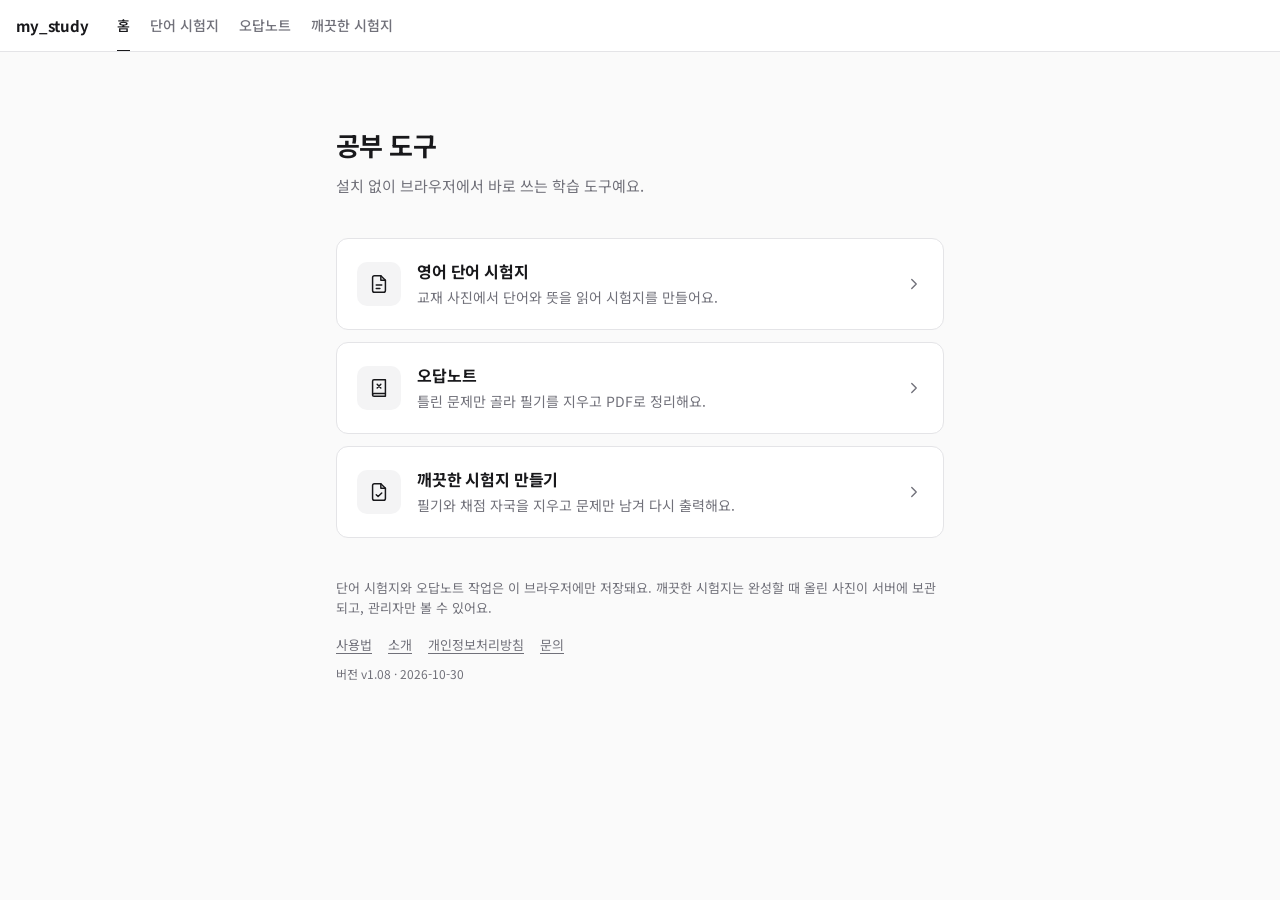
<file: index.html>
<!DOCTYPE html>
<html lang="ko">
<head>
<meta charset="UTF-8">
<meta name="viewport" content="width=device-width, initial-scale=1, viewport-fit=cover">
<meta name="description" content="교재 사진으로 영어 단어 시험지를 만들고, 틀린 문제만 모아 오답노트를 만들고, 필기를 지워 깨끗한 시험지를 다시 뽑는 무료 공부 도구 모음이에요.">
<title>my_study · 영어 단어 시험지, 오답노트 만들기</title>
<link rel="icon" href="favicon.svg" type="image/svg+xml">
<meta property="og:type" content="website">
<meta property="og:site_name" content="my_study">
<meta property="og:title" content="my_study · 영어 단어 시험지, 오답노트 만들기">
<meta property="og:description" content="교재 사진으로 단어 시험지를 만들고, 틀린 문제만 모아 오답노트를 만들고, 필기를 지워 깨끗한 시험지를 다시 뽑는 무료 공부 도구">
<link rel="preconnect" href="https://fonts.googleapis.com">
<link href="https://fonts.googleapis.com/css2?family=Noto+Sans+KR:wght@400;500;700&display=swap" rel="stylesheet">
<style>
:root{--bg:#fafafa;--surface:#fff;--ink:#18181b;--mute:#71717a;--line:#e4e4e7;--hover:#f4f4f5;--bar-h:52px}
@media (prefers-color-scheme:dark){:root{--bg:#0f0f11;--surface:#18181b;--ink:#f4f4f5;--mute:#a1a1aa;--line:#27272a;--hover:#1f1f23}}
*{box-sizing:border-box}
html,body{height:100%}
body{margin:0;background:var(--bg);color:var(--ink);font-family:"Noto Sans KR",system-ui,sans-serif;line-height:1.6;-webkit-font-smoothing:antialiased}
body.in-app{overflow:hidden}

/* top tab bar */
.bar{position:sticky;top:0;z-index:10;display:flex;align-items:stretch;height:calc(var(--bar-h) + env(safe-area-inset-top,0px));padding:env(safe-area-inset-top,0px) max(16px,env(safe-area-inset-right,0px)) 0 max(16px,env(safe-area-inset-left,0px));background:var(--surface);border-bottom:1px solid var(--line)}
.brand{display:flex;align-items:center;margin-right:28px;font-weight:700;font-size:15px;letter-spacing:-.01em;color:var(--ink);text-decoration:none;white-space:nowrap}
.tabs{display:flex;align-items:stretch;gap:20px;min-width:0;overflow-x:auto;scrollbar-width:none}
.tabs::-webkit-scrollbar{display:none}
.tab{display:flex;align-items:center;border-bottom:2px solid transparent;margin-bottom:-1px;color:var(--mute);font-weight:500;font-size:14px;text-decoration:none;white-space:nowrap;transition:color .15s}
.tab:hover{color:var(--ink)}
.tab[aria-selected="true"]{color:var(--ink);border-bottom-color:var(--ink)}
@media (max-width:480px){.brand{margin-right:20px}.tabs{gap:16px}}

/* home */
#home{max-width:640px;margin:0 auto;padding:72px 16px 64px}
h1{font-size:26px;font-weight:700;letter-spacing:-.02em;margin:0 0 8px}
.lead{color:var(--mute);font-size:15px;margin:0 0 40px}
.list{display:grid;gap:12px}
a.item{display:flex;align-items:center;gap:16px;padding:20px;background:var(--surface);border:1px solid var(--line);border-radius:12px;color:inherit;text-decoration:none;transition:border-color .15s,background .15s}
a.item:hover,a.item:focus-visible{border-color:var(--ink);outline:none}
.ico{flex:none;display:grid;place-items:center;width:44px;height:44px;border-radius:10px;background:var(--hover);color:var(--ink)}
.ico svg{width:22px;height:22px}
.txt{flex:1;min-width:0}
.item h2{font-size:16px;font-weight:700;margin:0 0 2px;letter-spacing:-.01em}
.item p{margin:0;color:var(--mute);font-size:14px}
.chev{flex:none;width:18px;height:18px;color:var(--mute);transition:transform .15s,color .15s}
a.item:hover .chev{transform:translateX(2px);color:var(--ink)}
footer{margin-top:40px;color:var(--mute);font-size:13px}
.links{display:flex;flex-wrap:wrap;gap:6px 16px;margin-top:16px;font-size:13px}
.links a{color:var(--mute);text-underline-offset:3px}
.links a:hover{color:var(--ink)}
.ver{margin-top:8px;color:var(--mute);font-size:12px}
@media (max-width:480px){#home{padding-top:48px}a.item{padding:16px}}

/* app frames: each app stays loaded while you switch tabs */
.frame{display:block;width:100%;height:calc(100vh - var(--bar-h) - env(safe-area-inset-top,0px));height:calc(100dvh - var(--bar-h) - env(safe-area-inset-top,0px));border:0;background:#fff}
[hidden]{display:none!important}
</style>
</head>
<body>
<header class="bar">
  <a class="brand" href="#home">my_study</a>
  <nav class="tabs" role="tablist" aria-label="앱 선택">
    <a class="tab" role="tab" href="#home" data-app="home" aria-selected="true">홈</a>
    <a class="tab" role="tab" href="#word-test" data-app="word-test" aria-selected="false">단어 시험지</a>
    <a class="tab" role="tab" href="#odap-note" data-app="odap-note" aria-selected="false">오답노트</a>
    <a class="tab" role="tab" href="#clean-sheet" data-app="clean-sheet" aria-selected="false">깨끗한 시험지</a>
  </nav>
</header>

<main id="home">
  <h1>공부 도구</h1>
  <p class="lead">설치 없이 브라우저에서 바로 쓰는 학습 도구예요.</p>
  <div class="list">
    <a class="item" href="#word-test">
      <span class="ico" aria-hidden="true"><svg viewBox="0 0 24 24" fill="none" stroke="currentColor" stroke-width="1.6" stroke-linecap="round" stroke-linejoin="round"><path d="M14 3H7a2 2 0 0 0-2 2v14a2 2 0 0 0 2 2h10a2 2 0 0 0 2-2V8z"/><path d="M14 3v5h5"/><path d="M9 13h6M9 17h4"/></svg></span>
      <div class="txt">
        <h2>영어 단어 시험지</h2>
        <p>교재 사진에서 단어와 뜻을 읽어 시험지를 만들어요.</p>
      </div>
      <svg class="chev" viewBox="0 0 24 24" fill="none" stroke="currentColor" stroke-width="1.8" stroke-linecap="round" stroke-linejoin="round" aria-hidden="true"><path d="m9 6 6 6-6 6"/></svg>
    </a>
    <a class="item" href="#odap-note">
      <span class="ico" aria-hidden="true"><svg viewBox="0 0 24 24" fill="none" stroke="currentColor" stroke-width="1.6" stroke-linecap="round" stroke-linejoin="round"><path d="M5 4.5A1.5 1.5 0 0 1 6.5 3H19v15H6.5A1.5 1.5 0 0 0 5 19.5z"/><path d="M5 19.5A1.5 1.5 0 0 0 6.5 21H19v-3"/><path d="m10 8 4 4M14 8l-4 4"/></svg></span>
      <div class="txt">
        <h2>오답노트</h2>
        <p>틀린 문제만 골라 필기를 지우고 PDF로 정리해요.</p>
      </div>
      <svg class="chev" viewBox="0 0 24 24" fill="none" stroke="currentColor" stroke-width="1.8" stroke-linecap="round" stroke-linejoin="round" aria-hidden="true"><path d="m9 6 6 6-6 6"/></svg>
    </a>
    <a class="item" href="#clean-sheet">
      <span class="ico" aria-hidden="true"><svg viewBox="0 0 24 24" fill="none" stroke="currentColor" stroke-width="1.6" stroke-linecap="round" stroke-linejoin="round"><path d="M14 3H7a2 2 0 0 0-2 2v14a2 2 0 0 0 2 2h10a2 2 0 0 0 2-2V8z"/><path d="M14 3v5h5"/><path d="m9 15 2 2 4-4"/></svg></span>
      <div class="txt">
        <h2>깨끗한 시험지 만들기</h2>
        <p>필기와 채점 자국을 지우고 문제만 남겨 다시 출력해요.</p>
      </div>
      <svg class="chev" viewBox="0 0 24 24" fill="none" stroke="currentColor" stroke-width="1.8" stroke-linecap="round" stroke-linejoin="round" aria-hidden="true"><path d="m9 6 6 6-6 6"/></svg>
    </a>
  </div>
  <footer>단어 시험지와 오답노트 작업은 이 브라우저에만 저장돼요. 깨끗한 시험지는 완성할 때 올린 사진이 서버에 보관되고, 관리자만 볼 수 있어요.</footer>
  <div id="support"></div>
  <nav class="links" aria-label="사이트 정보"><a href="guide/">사용법</a><a href="about/">소개</a><a href="privacy/">개인정보처리방침</a><a href="about/#contact">문의</a></nav>
  <p class="ver">버전 v1.08 · 2026-10-30</p>
</main>

<div id="frames"></div>
<script src="support.js"></script>

<script>
const APPS = {
  'word-test': '영어 단어 시험지',
  'odap-note': '오답노트',
  'clean-sheet': '깨끗한 시험지 만들기'
};
const HOME_TITLE = document.title;
const frames = {};

// #word-test 또는 #word-test&<앱 주소 뒤에 붙어 있던 ?…#…> 형식을 읽어요.
function parseHash() {
  const raw = location.hash.slice(1), i = raw.indexOf('&');
  const app = i < 0 ? raw : raw.slice(0, i);
  let extra = '';
  if (i >= 0) { try { extra = decodeURIComponent(raw.slice(i + 1)); } catch (e) {} }
  return { app: APPS[app] ? app : 'home', extra };
}

function frameFor(app, extra) {
  if (!frames[app]) {
    const f = document.createElement('iframe');
    f.className = 'frame';
    f.title = APPS[app];
    f.allow = 'camera; clipboard-read; clipboard-write; fullscreen; web-share';
    f.src = app + '/' + extra;
    document.getElementById('frames').appendChild(f);
    frames[app] = f;
  } else if (extra) {
    frames[app].src = app + '/' + extra;
  }
  return frames[app];
}

function show() {
  const { app, extra } = parseHash();
  if (extra) history.replaceState(null, '', '#' + app);
  document.querySelectorAll('.tab').forEach(t => t.setAttribute('aria-selected', String(t.dataset.app === app)));
  document.getElementById('home').hidden = app !== 'home';
  document.body.classList.toggle('in-app', app !== 'home');
  if (app !== 'home') frameFor(app, extra);
  for (const k in frames) frames[k].hidden = k !== app;
  document.title = app === 'home' ? HOME_TITLE : APPS[app] + ' · my_study';
}

window.addEventListener('hashchange', show);
show();
</script>
</body>
</html>
</file>
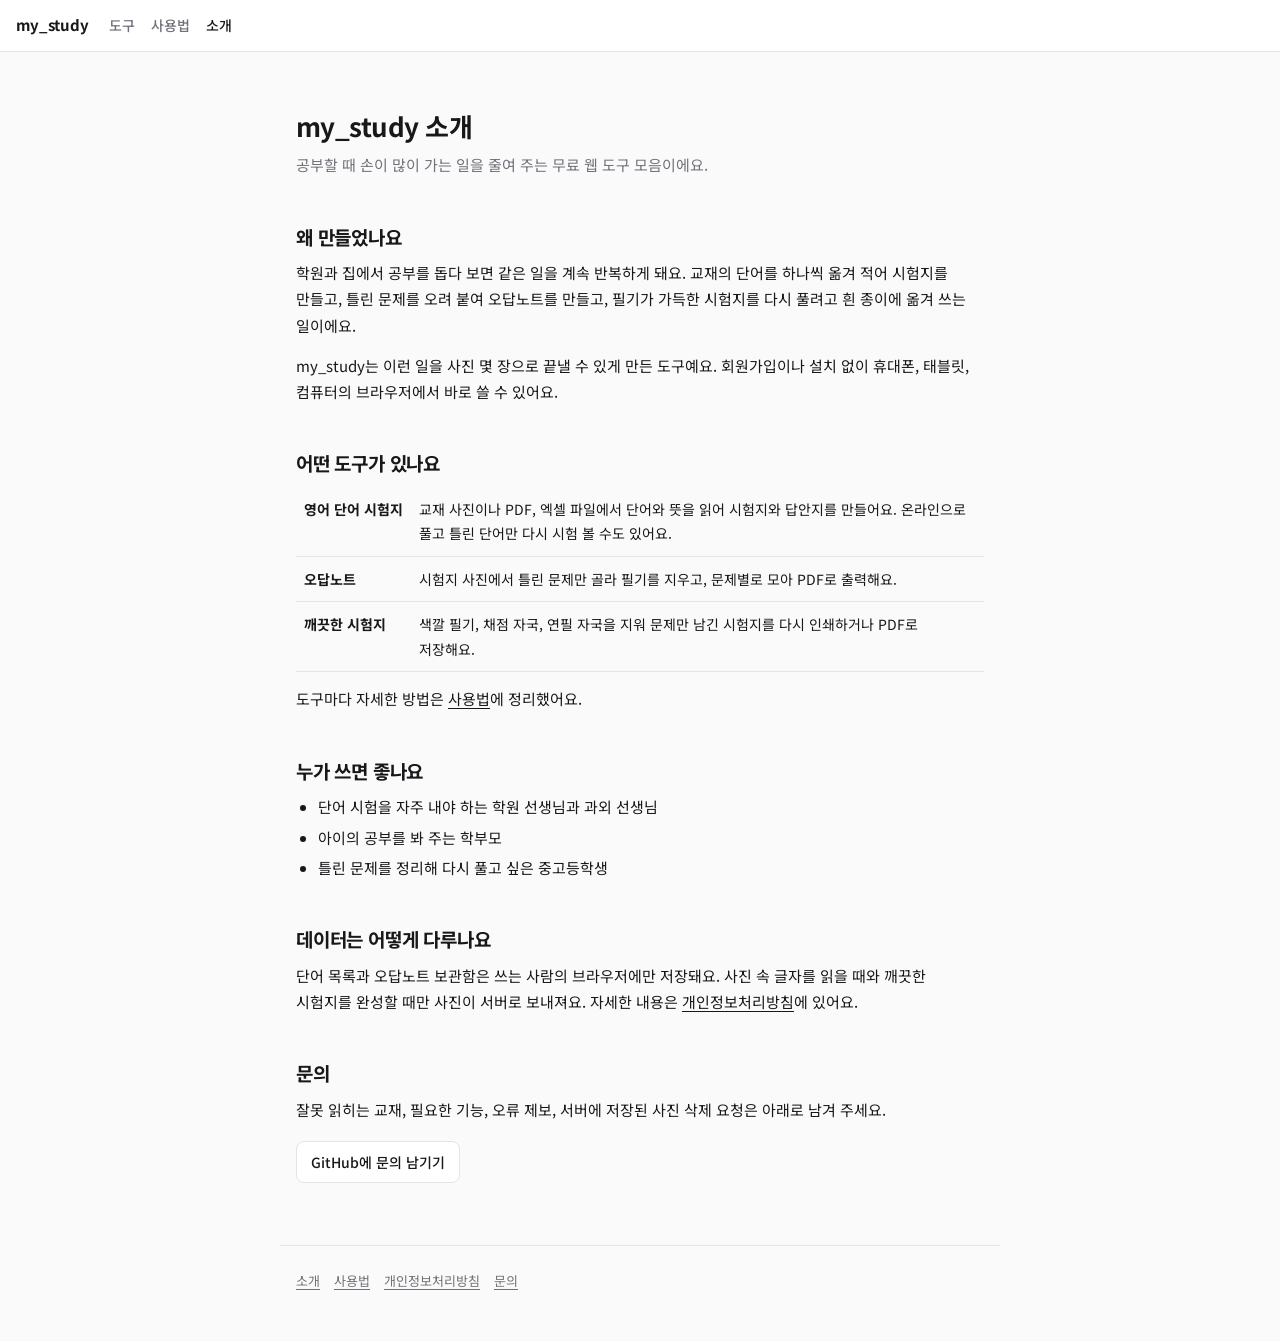
<file: about/index.html>
<!DOCTYPE html>
<html lang="ko">
<head>
<meta charset="UTF-8">
<meta name="viewport" content="width=device-width, initial-scale=1">
<title>소개 · my_study</title>
<meta name="description" content="my_study는 영어 단어 시험지, 오답노트, 깨끗한 시험지를 브라우저에서 바로 만드는 무료 공부 도구 모음이에요.">
<meta property="og:type" content="website">
<meta property="og:site_name" content="my_study">
<meta property="og:title" content="소개 · my_study">
<meta property="og:description" content="영어 단어 시험지, 오답노트, 깨끗한 시험지를 브라우저에서 바로 만드는 무료 공부 도구 모음">
<link rel="icon" href="../favicon.svg" type="image/svg+xml">
<link rel="preconnect" href="https://fonts.googleapis.com">
<link href="https://fonts.googleapis.com/css2?family=Noto+Sans+KR:wght@400;500;700&display=swap" rel="stylesheet">
<link rel="stylesheet" href="../site.css">
</head>
<body>
<header class="bar">
  <a class="brand" href="../">my_study</a>
  <nav aria-label="사이트 메뉴">
    <a href="../">도구</a>
    <a href="../guide/">사용법</a>
    <a href="../about/" aria-current="page">소개</a>
  </nav>
</header>
<main>
  <h1>my_study 소개</h1>
  <p class="lead">공부할 때 손이 많이 가는 일을 줄여 주는 무료 웹 도구 모음이에요.</p>

  <h2>왜 만들었나요</h2>
  <p>학원과 집에서 공부를 돕다 보면 같은 일을 계속 반복하게 돼요. 교재의 단어를 하나씩 옮겨 적어 시험지를 만들고, 틀린 문제를 오려 붙여 오답노트를 만들고, 필기가 가득한 시험지를 다시 풀려고 흰 종이에 옮겨 쓰는 일이에요.</p>
  <p>my_study는 이런 일을 사진 몇 장으로 끝낼 수 있게 만든 도구예요. 회원가입이나 설치 없이 휴대폰, 태블릿, 컴퓨터의 브라우저에서 바로 쓸 수 있어요.</p>

  <h2>어떤 도구가 있나요</h2>
  <table>
    <tr><th>영어 단어 시험지</th><td>교재 사진이나 PDF, 엑셀 파일에서 단어와 뜻을 읽어 시험지와 답안지를 만들어요. 온라인으로 풀고 틀린 단어만 다시 시험 볼 수도 있어요.</td></tr>
    <tr><th>오답노트</th><td>시험지 사진에서 틀린 문제만 골라 필기를 지우고, 문제별로 모아 PDF로 출력해요.</td></tr>
    <tr><th>깨끗한 시험지</th><td>색깔 필기, 채점 자국, 연필 자국을 지워 문제만 남긴 시험지를 다시 인쇄하거나 PDF로 저장해요.</td></tr>
  </table>
  <p>도구마다 자세한 방법은 <a href="../guide/">사용법</a>에 정리했어요.</p>

  <h2>누가 쓰면 좋나요</h2>
  <ul>
    <li>단어 시험을 자주 내야 하는 학원 선생님과 과외 선생님</li>
    <li>아이의 공부를 봐 주는 학부모</li>
    <li>틀린 문제를 정리해 다시 풀고 싶은 중고등학생</li>
  </ul>

  <h2>데이터는 어떻게 다루나요</h2>
  <p>단어 목록과 오답노트 보관함은 쓰는 사람의 브라우저에만 저장돼요. 사진 속 글자를 읽을 때와 깨끗한 시험지를 완성할 때만 사진이 서버로 보내져요. 자세한 내용은 <a href="../privacy/">개인정보처리방침</a>에 있어요.</p>

  <h2 id="contact">문의</h2>
  <p>잘못 읽히는 교재, 필요한 기능, 오류 제보, 서버에 저장된 사진 삭제 요청은 아래로 남겨 주세요.</p>
  <p><a class="go" href="https://github.com/J-holy/my_study/issues">GitHub에 문의 남기기</a></p>
  <div id="support"></div>
</main>
<script src="../support.js"></script>
<footer class="foot">
  <a href="../about/">소개</a><a href="../guide/">사용법</a><a href="../privacy/">개인정보처리방침</a><a href="../about/#contact">문의</a>
</footer>
</body>
</html>
</file>
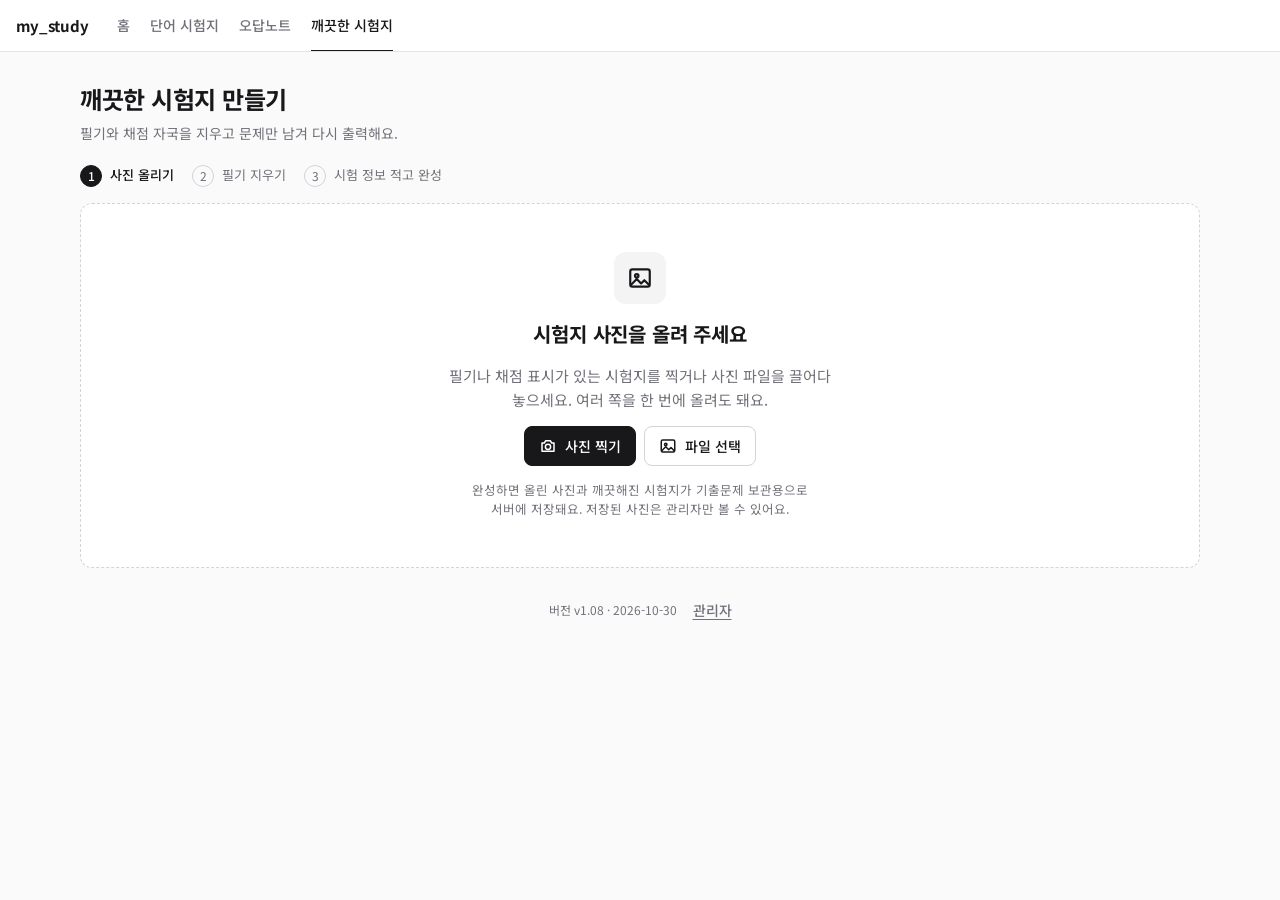
<file: clean-sheet/index.html>
<!doctype html>
<html lang="ko">
<head>
<script src="../shell.js"></script>
<meta charset="utf-8">
<meta name="viewport" content="width=device-width,initial-scale=1,viewport-fit=cover">
<title>깨끗한 시험지 만들기</title>
<link rel="preconnect" href="https://fonts.googleapis.com">
<link href="https://fonts.googleapis.com/css2?family=Noto+Sans+KR:wght@400;500;700&display=swap" rel="stylesheet">
<style>
:root{--bg:#fafafa;--surface:#fff;--ink:#18181b;--mute:#71717a;--line:#e4e4e7;--line-strong:#d4d4d8;--hover:#f4f4f5;--stage:#ececee;--accent:#dc2626;--ok:#15803d;--focus:#2563eb;--btn:#18181b;--btn-fg:#fff}
@media (prefers-color-scheme:dark){:root:not([data-theme="light"]){--bg:#0f0f11;--surface:#18181b;--ink:#f4f4f5;--mute:#a1a1aa;--line:#27272a;--line-strong:#3f3f46;--hover:#1f1f23;--stage:#09090b;--accent:#f87171;--ok:#4ade80;--focus:#60a5fa;--btn:#f4f4f5;--btn-fg:#18181b;color-scheme:dark}}
:root[data-theme="dark"]{--bg:#0f0f11;--surface:#18181b;--ink:#f4f4f5;--mute:#a1a1aa;--line:#27272a;--line-strong:#3f3f46;--hover:#1f1f23;--stage:#09090b;--accent:#f87171;--ok:#4ade80;--focus:#60a5fa;--btn:#f4f4f5;--btn-fg:#18181b;color-scheme:dark}
*{box-sizing:border-box}
[hidden]{display:none!important}
html{background:var(--bg)}
body{margin:0;background:var(--bg);color:var(--ink);font:15px/1.6 "Noto Sans KR",system-ui,sans-serif;-webkit-font-smoothing:antialiased;padding:28px max(16px,env(safe-area-inset-right,0px)) 64px max(16px,env(safe-area-inset-left,0px));min-height:100vh}
.shell{max-width:1120px;margin:0 auto}
h1,h2,h3,p{margin:0}
h1{font-size:24px;font-weight:700;letter-spacing:-.02em}
.lead{color:var(--mute);font-size:14px;margin-top:4px}
.mini{font-size:12.5px;color:var(--mute);line-height:1.55}
.ico{display:inline-flex;width:18px;height:18px;flex:none}
.ico svg{width:100%;height:100%}
.top{display:flex;flex-wrap:wrap;gap:12px 24px;align-items:flex-end;justify-content:space-between;margin-bottom:20px}

.steps{list-style:none;display:flex;flex-wrap:wrap;gap:6px 18px;padding:0;margin:0 0 16px;font-size:13px;color:var(--mute)}
.steps li{display:flex;align-items:center;gap:8px}
.steps i{width:22px;height:22px;border-radius:50%;display:grid;place-items:center;font-style:normal;font-size:12px;border:1px solid var(--line-strong);font-variant-numeric:tabular-nums}
.steps i .ico{width:13px;height:13px}
.steps li.on{color:var(--ink);font-weight:500}
.steps li.on i{background:var(--ink);color:var(--surface);border-color:var(--ink)}
.steps li.done{color:var(--ink)}
.steps li.done i{background:var(--ok);color:#fff;border-color:var(--ok)}

.btn{display:inline-flex;align-items:center;justify-content:center;gap:8px;min-height:40px;padding:0 14px;border-radius:8px;border:1px solid var(--line-strong);background:var(--surface);color:var(--ink);font:500 14px "Noto Sans KR",system-ui,sans-serif;cursor:pointer;text-align:center;text-decoration:none}
.btn:hover{border-color:var(--ink)}
.btn.primary{background:var(--btn);color:var(--btn-fg);border-color:var(--btn)}
.btn.small{min-height:32px;padding:0 10px;font-size:13px;gap:6px}
.btn.small .ico{width:16px;height:16px}
.btn.danger{color:var(--accent)}
.btn.link{border:0;background:none;color:var(--mute);min-height:0;padding:4px 0;text-decoration:underline;text-underline-offset:3px}
.btn[disabled]{opacity:.45;cursor:not-allowed}
.btn:focus-visible,input:focus-visible,select:focus-visible,.thumb:focus-visible{outline:2px solid var(--focus);outline-offset:2px}
.btn-row{display:flex;flex-wrap:wrap;gap:8px}
.btn-row.center{justify-content:center}
input[type=text],input[type=password],select{height:40px;border:1px solid var(--line-strong);border-radius:8px;background:var(--surface);color:var(--ink);padding:0 10px;font:inherit;width:100%;min-width:0}
input[type=range]{width:100%;accent-color:var(--ink);margin:2px 0}
.check{display:flex;gap:8px;align-items:center;font-weight:500;font-size:14px;cursor:pointer}
.check input{width:17px;height:17px;accent-color:var(--ink)}
hr{border:0;border-top:1px solid var(--line);margin:2px 0}

.drop{display:grid;justify-items:center;gap:14px;text-align:center;padding:48px 20px;background:var(--surface);border:1.5px dashed var(--line-strong);border-radius:12px}
.drop.over{border-color:var(--focus)}
.drop h2{font-size:20px;font-weight:700;letter-spacing:-.01em}
.drop p{max-width:48ch;color:var(--mute)}
.drop-ico{width:52px;height:52px;border-radius:12px;display:grid;place-items:center;background:var(--hover);color:var(--ink)}
.drop-ico .ico{width:26px;height:26px}

.work{display:grid;grid-template-columns:minmax(0,1fr) 300px;gap:16px;align-items:start}
.stage{background:var(--stage);border:1px solid var(--line);border-radius:12px;display:grid;place-items:center;padding:12px;min-height:260px;overflow:hidden}
.stage canvas{display:block;background:#fff;box-shadow:0 1px 4px rgba(0,0,0,.2);max-width:100%;touch-action:none}
.panel{background:var(--surface);border:1px solid var(--line);border-radius:12px;padding:16px;display:flex;flex-direction:column;gap:16px;min-width:0}
.panel-head{display:flex;justify-content:space-between;align-items:baseline;gap:8px}
.panel-head h2{font-size:16px;font-weight:700}
.field{display:grid;gap:8px;min-width:0}
.field label,.field .lab{font-weight:500;font-size:14px}
.field-row{display:flex;justify-content:space-between;align-items:baseline;gap:8px}
.val{font-variant-numeric:tabular-nums;color:var(--mute);font-size:13px}
.grid2{display:grid;grid-template-columns:1fr 1fr;gap:10px}
.panel-foot{display:flex;gap:8px;margin-top:4px}
.panel-foot .primary{flex:1}
.seg{display:inline-flex;border:1px solid var(--line-strong);border-radius:8px;overflow:hidden;max-width:100%}
.seg button{border:0;border-right:1px solid var(--line);background:var(--surface);color:var(--ink);padding:7px 14px;font:500 13px "Noto Sans KR",system-ui,sans-serif;cursor:pointer}
.seg button:last-child{border-right:0}
.seg button[aria-pressed="true"]{background:var(--btn);color:var(--btn-fg)}

.strip{display:flex;gap:8px;overflow-x:auto;padding:2px 2px 10px;margin-bottom:6px;align-items:center}
.thumb{position:relative;flex:0 0 auto;width:72px;height:96px;padding:0;border:1px solid var(--line-strong);border-radius:6px;background:#fff;cursor:pointer;overflow:hidden}
.thumb canvas{width:100%;height:100%;display:block}
.thumb span{position:absolute;left:4px;top:4px;min-width:20px;height:20px;border-radius:10px;background:var(--btn);color:var(--btn-fg);font-size:11.5px;display:grid;place-items:center;font-variant-numeric:tabular-nums;padding:0 5px}
.thumb.on{outline:2px solid var(--ink);outline-offset:1px}
.addthumb{flex:0 0 auto;width:72px;height:96px;border:1.5px dashed var(--line-strong);border-radius:6px;background:transparent;color:var(--mute);cursor:pointer;display:grid;place-items:center;font:500 12px "Noto Sans KR",system-ui,sans-serif}

.finish{display:grid;justify-items:center;gap:12px;text-align:center;padding:44px 20px;background:var(--surface);border:1px solid var(--line);border-radius:12px}
.finish h2{font-size:20px;font-weight:700}
.finish p{color:var(--mute);max-width:50ch}
.done-mark{width:48px;height:48px;border-radius:50%;background:var(--ok);color:#fff;display:grid;place-items:center}
.done-mark.warn{background:var(--accent)}
.done-mark .ico{width:24px;height:24px}
.pages{display:flex;gap:14px;overflow-x:auto;max-width:100%;padding:8px 2px}
.pages img{height:220px;width:auto;background:#fff;box-shadow:0 1px 4px rgba(0,0,0,.2)}

/* admin */
.admin{background:var(--surface);border:1px solid var(--line);border-radius:12px;padding:20px}
.admin-head{display:flex;flex-wrap:wrap;gap:10px;justify-content:space-between;align-items:center;margin-bottom:16px}
.admin-head h2{font-size:18px;font-weight:700}
.login{display:grid;gap:10px;max-width:360px}
.entries{display:grid;gap:12px}
.entry{border:1px solid var(--line);border-radius:10px;padding:12px 14px;display:grid;gap:10px}
.entry-head{display:flex;flex-wrap:wrap;gap:6px 14px;align-items:baseline;justify-content:space-between}
.entry-head b{font-weight:700}
.entry-imgs{display:flex;gap:8px;overflow-x:auto}
.entry-imgs a{flex:0 0 auto;display:grid;gap:4px;justify-items:center;font-size:12px;color:var(--mute);text-decoration:none}
.entry-imgs img{height:130px;width:auto;min-width:60px;background:var(--hover);border:1px solid var(--line);border-radius:4px}
.empty{padding:32px 0;text-align:center;color:var(--mute)}
.foot{margin-top:28px;display:flex;justify-content:center;align-items:center;gap:16px}
.foot .ver{color:var(--mute);font-size:12px}

.toast{position:fixed;left:0;right:0;margin-inline:auto;width:max-content;bottom:calc(20px + env(safe-area-inset-bottom,0px));transform:translateY(16px);background:var(--btn);color:var(--btn-fg);padding:10px 16px;border-radius:8px;font-size:14px;opacity:0;pointer-events:none;transition:opacity .18s,transform .18s;max-width:calc(100vw - 32px);z-index:40;text-align:center}
.toast.show{opacity:1;transform:none}
#print-area{display:none}

@media (max-width:860px){.work{grid-template-columns:minmax(0,1fr)}}
@media (prefers-reduced-motion:reduce){*{transition:none!important}}
@media print{
  @page{size:A4;margin:10mm}
  html,body{background:#fff;padding:0;margin:0}
  .shell,.toast{display:none!important}
  #print-area{display:block}
  #print-area .pp{height:276mm;display:flex;align-items:flex-start;justify-content:center;break-after:page;page-break-after:always}
  #print-area .pp:last-child{break-after:auto;page-break-after:auto}
  #print-area img{max-width:100%;max-height:100%;object-fit:contain}
}
</style>
</head>
<body>
<div class="shell">
  <header class="top">
    <div>
      <h1>깨끗한 시험지 만들기</h1>
      <p class="lead">필기와 채점 자국을 지우고 문제만 남겨 다시 출력해요.</p>
    </div>
  </header>

  <main id="view-make">
    <ol class="steps" id="steps" aria-label="진행 단계">
      <li data-s="1"><i>1</i>사진 올리기</li>
      <li data-s="2"><i>2</i>필기 지우기</li>
      <li data-s="3"><i>3</i>시험 정보 적고 완성</li>
    </ol>

    <div id="st-drop" class="drop">
      <div class="drop-ico"><span class="ico" data-ico="image"></span></div>
      <h2>시험지 사진을 올려 주세요</h2>
      <p>필기나 채점 표시가 있는 시험지를 찍거나 사진 파일을 끌어다 놓으세요. 여러 쪽을 한 번에 올려도 돼요.</p>
      <div class="btn-row center">
        <button class="btn primary" id="btn-cam" type="button"><span class="ico" data-ico="camera"></span>사진 찍기</button>
        <button class="btn" id="btn-pick" type="button"><span class="ico" data-ico="image"></span>파일 선택</button>
      </div>
      <input type="file" id="file-cam" accept="image/*" capture="environment" hidden>
      <input type="file" id="file-pick" accept="image/*" multiple hidden>
      <p class="mini">완성하면 올린 사진과 깨끗해진 시험지가 기출문제 보관용으로 서버에 저장돼요. 저장된 사진은 관리자만 볼 수 있어요.</p>
    </div>

    <div id="st2" hidden>
      <div class="strip" id="strip" aria-label="올린 쪽 목록"></div>
      <div class="work">
        <div class="stage" id="stage"><canvas id="cv" aria-label="필기 지우기 화면"></canvas></div>
        <aside class="panel">
          <div class="panel-head"><h2>필기 지우기</h2><span class="mini" id="p-index"></span></div>
          <div class="field">
            <div class="field-row"><label for="angle">기울기</label><output id="angle-out" class="val">0.0°</output></div>
            <input type="range" id="angle" min="-15" max="15" step="0.1" value="0">
            <div class="btn-row">
              <button class="btn small" id="btn-auto-angle" type="button"><span class="ico" data-ico="target"></span>자동 맞춤</button>
              <button class="btn small" id="btn-rot-l" type="button" aria-label="왼쪽으로 90도 돌리기"><span class="ico" data-ico="rotl"></span>90°</button>
              <button class="btn small" id="btn-rot-r" type="button" aria-label="오른쪽으로 90도 돌리기"><span class="ico" data-ico="rotr"></span>90°</button>
            </div>
          </div>
          <div class="field">
            <div class="field-row"><label>문서처럼 펴기</label></div>
            <p class="mini">비스듬히 찍힌 시험지를 종이 네 모서리에 맞춰 반듯한 직사각형으로 펴요. 네 모서리가 다 보이게 찍으면 저절로 찾고, 못 찾았거나 어긋나면 직접 맞춰 주세요.</p>
            <div class="btn-row">
              <button class="btn small" id="btn-corner" type="button"><span class="ico" data-ico="corners"></span><span id="btn-corner-t">모서리 맞추기</span></button>
              <button class="btn small" id="btn-corner-clear" type="button">모서리 풀기</button>
            </div>
            <p class="mini" id="corner-note" hidden>사진 위의 네 점을 끌어서 종이 네 모서리에 맞춘 뒤 '맞춤 끝내기'를 누르세요.</p>
          </div>
          <div class="field">
            <label class="check"><input type="checkbox" id="auto-fix" checked>밝기·그림자 보정</label>
            <div class="field-row"><label for="bright">밝기</label><output id="bright-out" class="val">0</output></div>
            <input type="range" id="bright" min="-50" max="50" step="1" value="0">
          </div>
          <hr>
          <div class="field">
            <label class="check"><input type="checkbox" id="fx-color" checked>색깔 필기·채점 자국 지우기</label>
            <input type="range" id="fx-color-s" min="0" max="100" value="50" aria-label="색깔 필기 지우기 강도">
            <p class="mini">빨간 채점 표시, 파란 펜, 형광펜 자국을 지워요. 펜 밑에 깔린 인쇄 글씨는 남겨요.</p>
          </div>
          <div class="field">
            <label class="check"><input type="checkbox" id="fx-pencil" checked>연필 자국 지우기</label>
            <input type="range" id="fx-pencil-s" min="0" max="100" value="50" aria-label="연필 자국 지우기 강도">
            <p class="mini">인쇄 글씨가 아닌 손글씨(연필, 진한 연필, 검은 펜 숫자)를 지워요. 인쇄 글자와 같은 줄에 붙여 쓴 것은 남을 수 있어서 '필기만' 지우개로 문질러 주세요. 인쇄 글씨까지 지워진 곳은 되살리기로 살려요.</p>
          </div>
          <div class="field">
            <span class="lab">손으로 지우기</span>
            <div class="seg" id="seg-tool" role="group" aria-label="지우개 종류">
              <button type="button" data-v="soft" aria-pressed="true">필기만</button><button type="button" data-v="all" aria-pressed="false">전부</button><button type="button" data-v="restore" aria-pressed="false">되살리기</button>
            </div>
            <p class="mini" id="tool-note"></p>
            <div class="field-row"><label for="brush">크기</label><output id="brush-out" class="val">28</output></div>
            <input type="range" id="brush" min="8" max="120" value="28">
            <div class="btn-row">
              <button class="btn small" id="btn-undo" type="button"><span class="ico" data-ico="undo"></span>되돌리기</button>
              <button class="btn small danger" id="btn-del-page" type="button"><span class="ico" data-ico="trash"></span>이 쪽 빼기</button>
            </div>
          </div>
          <div class="panel-foot">
            <button class="btn" id="btn-restart" type="button">처음으로</button>
            <button class="btn primary" id="btn-to3" type="button">다음 →</button>
          </div>
        </aside>
      </div>
    </div>

    <div id="st3" hidden>
      <div class="work">
        <div class="stage"><div class="pages" id="preview"></div></div>
        <aside class="panel">
          <div class="panel-head"><h2>시험 정보</h2></div>
          <div class="field"><label for="m-school">학교</label><input type="text" id="m-school" maxlength="40" placeholder="예: 한빛중학교" autocomplete="off"></div>
          <div class="grid2">
            <div class="field"><label for="m-grade">학년</label>
              <select id="m-grade"><option value="">선택</option><option>중1</option><option>중2</option><option>중3</option><option>고1</option><option>고2</option><option>고3</option><option>기타</option></select></div>
            <div class="field"><label for="m-subject">과목</label><input type="text" id="m-subject" maxlength="20" placeholder="예: 영어" autocomplete="off"></div>
          </div>
          <div class="grid2">
            <div class="field"><label for="m-year">연도</label><input type="text" id="m-year" maxlength="4" inputmode="numeric" autocomplete="off"></div>
            <div class="field"><label for="m-term">시험</label>
              <select id="m-term"><option value="">선택</option><option>1학기 중간</option><option>1학기 기말</option><option>2학기 중간</option><option>2학기 기말</option><option>모의고사</option><option>기타</option></select></div>
          </div>
          <div class="field"><label for="m-note">메모 (선택)</label><input type="text" id="m-note" maxlength="60" autocomplete="off"></div>
          <p class="mini">완성을 누르면 올린 사진과 깨끗해진 시험지가 서버에 저장되고, 바로 PDF로 저장하거나 카톡 등으로 보내고 인쇄할 수 있어요. 저장된 사진은 관리자만 볼 수 있어요.</p>
          <div class="panel-foot">
            <button class="btn" id="btn-back2" type="button" aria-label="필기 지우기로 돌아가기">←</button>
            <button class="btn primary" id="btn-finish" type="button">완성하기</button>
          </div>
        </aside>
      </div>
    </div>

    <div id="st-done" class="finish" hidden>
      <div class="done-mark" id="done-mark"><span class="ico" data-ico="check"></span></div>
      <h2 id="done-title">깨끗한 시험지를 만들었어요</h2>
      <p id="done-sub"></p>
      <div class="pages" id="done-pages"></div>
      <p class="mini" id="save-note"></p>
      <div class="btn-row center">
        <button class="btn primary" id="btn-save-pdf" type="button"><span class="ico" data-ico="download"></span>PDF 저장</button>
        <button class="btn" id="btn-share" type="button" hidden><span class="ico" data-ico="share"></span>카톡 등으로 보내기</button>
        <button class="btn" id="btn-print" type="button"><span class="ico" data-ico="print"></span>인쇄</button>
        <button class="btn" id="btn-retry" type="button" hidden>다시 서버에 저장</button>
        <button class="btn" id="btn-new" type="button">다른 시험지 만들기</button>
      </div>
    </div>

    <div class="foot"><span class="ver">버전 v1.08 · 2026-10-30</span><button class="btn link" id="btn-admin" type="button">관리자</button></div>
  </main>

  <main id="view-admin" hidden>
    <section class="admin">
      <div class="admin-head">
        <h2>저장된 기출문제</h2>
        <div class="btn-row">
          <button class="btn small" id="btn-reload" type="button" hidden>새로고침</button>
          <button class="btn small" id="btn-logout" type="button" hidden>잠그기</button>
          <button class="btn small" id="btn-admin-back" type="button">← 돌아가기</button>
        </div>
      </div>
      <form class="login" id="login">
        <p class="mini">서버 주인 비밀번호를 넣어야 볼 수 있어요. 비밀번호는 이 탭을 닫으면 잊어버려요.</p>
        <input type="password" id="admin-pw" autocomplete="current-password" placeholder="관리자 비밀번호" aria-label="관리자 비밀번호">
        <button class="btn primary" type="submit">열기</button>
        <p class="mini" id="login-msg" role="alert"></p>
      </form>
      <div id="admin-list" hidden></div>
    </section>
  </main>
</div>

<div id="print-area" aria-hidden="true"></div>
<div class="toast" id="toast" role="status" aria-live="polite"></div>

<script>
(() => {
'use strict';

/* ------------------------------------------------------------------ helpers */
const $ = (s, r = document) => r.querySelector(s);
const $$ = (s, r = document) => [...r.querySelectorAll(s)];
const esc = s => String(s).replace(/[&<>"']/g, c => ({'&':'&amp;','<':'&lt;','>':'&gt;','"':'&quot;',"'":'&#39;'}[c]));
const clamp = (v, a, b) => Math.min(b, Math.max(a, v));
const tok = n => getComputedStyle(document.documentElement).getPropertyValue(n).trim();
const dprr = () => Math.min(2, window.devicePixelRatio || 1);
const MAX_SIDE = 2400;
const MAX_PAGES = 20;
const blobOf = (cv, type, q) => new Promise(r => cv.toBlob(r, type, q));
const raf = fn => { let q = false; return (...a) => { if (q) return; q = true; requestAnimationFrame(() => { q = false; fn(...a); }); }; };
const debounce = (fn, ms) => { let t; return (...a) => { clearTimeout(t); t = setTimeout(() => fn(...a), ms); }; };

const ICONS = {
  camera:'<path d="M4 8h3l2-3h6l2 3h3v11H4z"/><circle cx="12" cy="13" r="3.5"/>',
  image:'<rect x="3" y="4" width="18" height="16" rx="2"/><circle cx="9" cy="10" r="1.6"/><path d="M4 18l5-5 4 4 3-3 4 4"/>',
  rotl:'<path d="M3 12a9 9 0 1 0 3-6.7"/><path d="M3 4v5h5"/>',
  rotr:'<path d="M21 12a9 9 0 1 1-3-6.7"/><path d="M21 4v5h-5"/>',
  target:'<circle cx="12" cy="12" r="3"/><path d="M12 3v3M12 18v3M3 12h3M18 12h3"/>',
  trash:'<path d="M4 7h16M9 7V4h6v3M6 7l1 13h10l1-13"/>',
  undo:'<path d="M9 14L4 9l5-5"/><path d="M4 9h10a6 6 0 0 1 0 12H8"/>',
  download:'<path d="M12 4v11"/><path d="M7 11l5 5 5-5"/><path d="M5 20h14"/>',
  share:'<circle cx="18" cy="5" r="2.5"/><circle cx="6" cy="12" r="2.5"/><circle cx="18" cy="19" r="2.5"/><path d="M8.2 10.8l7.6-4.4M8.2 13.2l7.6 4.4"/>',
  print:'<path d="M7 9V3h10v6"/><rect x="3" y="9" width="18" height="8" rx="2"/><path d="M7 14h10v7H7z"/>',
  check:'<path d="M5 12l5 5 9-10"/>',
  corners:'<path d="M4 9V4h5M15 4h5v5M20 15v5h-5M9 20H4v-5"/>',
  alert:'<path d="M12 8v5M12 16.5v.5"/><circle cx="12" cy="12" r="9"/>'
};
const svg = n => '<svg viewBox="0 0 24 24" fill="none" stroke="currentColor" stroke-width="2" stroke-linecap="round" stroke-linejoin="round" aria-hidden="true">' + ICONS[n] + '</svg>';
const ico = n => '<span class="ico">' + svg(n) + '</span>';
$$('[data-ico]').forEach(el => { el.innerHTML = svg(el.dataset.ico); });

let toastT;
function toast(msg, ms = 3200) {
  const t = $('#toast'); t.textContent = msg; t.classList.add('show');
  clearTimeout(toastT); if (ms) toastT = setTimeout(() => t.classList.remove('show'), ms);
}
const hideToast = () => { clearTimeout(toastT); $('#toast').classList.remove('show'); };

/* ------------------------------------------------------------------ shared with 오답노트 (사진 보정·필기 지우기) */
function fitCanvas(cv, iw, ih, host, maxScale = 1) {
  const cs = getComputedStyle(host);
  const pad = parseFloat(cs.paddingLeft) + parseFloat(cs.paddingRight);
  const aw = Math.max(120, host.clientWidth - pad);
  const ah = Math.max(220, Math.min(window.innerHeight * 0.78, 880));
  const scale = Math.min(aw / iw, ah / ih, maxScale);
  const cw = Math.max(1, Math.round(iw * scale)), ch = Math.max(1, Math.round(ih * scale));
  const r = dprr();
  cv.style.width = cw + 'px'; cv.style.height = ch + 'px';
  const pw = Math.round(cw * r), ph = Math.round(ch * r);
  if (cv.width !== pw) cv.width = pw;
  if (cv.height !== ph) cv.height = ph;
  const ctx = cv.getContext('2d');
  ctx.setTransform(r, 0, 0, r, 0, 0);
  return { ctx, scale: cw / iw, cw, ch };
}
function loadImgEl(file) {
  return new Promise((res, rej) => {
    const u = URL.createObjectURL(file); const im = new Image();
    im.onload = () => { URL.revokeObjectURL(u); res(im); };
    im.onerror = () => { URL.revokeObjectURL(u); rej(new Error('img')); };
    im.src = u;
  });
}
async function fileToCanvas(file, maxSide = MAX_SIDE) {
  let bmp;
  try { bmp = await createImageBitmap(file, { imageOrientation: 'from-image' }); }
  catch (e) { bmp = await loadImgEl(file); }
  const bw = bmp.naturalWidth || bmp.width, bh = bmp.naturalHeight || bmp.height;
  const sc = Math.min(1, maxSide / Math.max(bw, bh));
  const cv = document.createElement('canvas'); cv.width = Math.round(bw * sc); cv.height = Math.round(bh * sc);
  const x = cv.getContext('2d'); x.fillStyle = '#fff'; x.fillRect(0, 0, cv.width, cv.height);
  x.imageSmoothingQuality = 'high'; x.drawImage(bmp, 0, 0, cv.width, cv.height);
  if (bmp.close) bmp.close();
  return cv;
}
function shrinkCanvas(cv) {
  const sc = Math.min(1, MAX_SIDE / Math.max(cv.width, cv.height));
  if (sc >= 1) return cv;
  const o = document.createElement('canvas'); o.width = Math.round(cv.width * sc); o.height = Math.round(cv.height * sc);
  const x = o.getContext('2d'); x.imageSmoothingQuality = 'high'; x.drawImage(cv, 0, 0, o.width, o.height); return o;
}
function buildBgGrid(cv) {
  const c = 32, w = cv.width, h = cv.height, gw = Math.ceil(w / c), gh = Math.ceil(h / c);
  const d = cv.getContext('2d').getImageData(0, 0, w, h).data;
  const g = new Float32Array(gw * gh * 3);
  const h0 = new Uint16Array(256), h1 = new Uint16Array(256), h2 = new Uint16Array(256);
  for (let gy = 0; gy < gh; gy++) for (let gx = 0; gx < gw; gx++) {
    h0.fill(0); h1.fill(0); h2.fill(0);
    const x0 = gx * c, x1 = Math.min(w, x0 + c), y0 = gy * c, y1 = Math.min(h, y0 + c);
    let n = 0;
    for (let y = y0; y < y1; y++) { let i = (y * w + x0) * 4; for (let x = x0; x < x1; x++, i += 4) { h0[d[i]]++; h1[d[i + 1]]++; h2[d[i + 2]]++; n++; } }
    const need = n * 0.15;
    const q = hist => { let acc = 0, v = 255; for (; v > 0; v--) { acc += hist[v]; if (acc >= need) break; } return v; };
    const o = (gy * gw + gx) * 3; g[o] = q(h0); g[o + 1] = q(h1); g[o + 2] = q(h2);
  }
  // 3x3 max (fills text-heavy cells from the paper around them), then 3x3 blur
  const mx = new Float32Array(g.length), bl = new Float32Array(g.length);
  for (let gy = 0; gy < gh; gy++) for (let gx = 0; gx < gw; gx++) for (let k = 0; k < 3; k++) {
    let m = 0; for (let dy = -1; dy <= 1; dy++) for (let dx = -1; dx <= 1; dx++) {
      const yy = clamp(gy + dy, 0, gh - 1), xx = clamp(gx + dx, 0, gw - 1); const v = g[(yy * gw + xx) * 3 + k]; if (v > m) m = v;
    }
    mx[(gy * gw + gx) * 3 + k] = Math.max(m, 40);
  }
  for (let gy = 0; gy < gh; gy++) for (let gx = 0; gx < gw; gx++) for (let k = 0; k < 3; k++) {
    let s = 0, n = 0; for (let dy = -1; dy <= 1; dy++) for (let dx = -1; dx <= 1; dx++) {
      const yy = clamp(gy + dy, 0, gh - 1), xx = clamp(gx + dx, 0, gw - 1); s += mx[(yy * gw + xx) * 3 + k]; n++;
    }
    bl[(gy * gw + gx) * 3 + k] = s / n;
  }
  return { grid: bl, gw, gh, c };
}
function applyNorm(src, bg, hi) {
  const w = src.width, h = src.height;
  const id = src.getContext('2d').getImageData(0, 0, w, h), d = id.data;
  const { grid, gw, gh, c } = bg;
  const cx0 = new Int32Array(w), cx1 = new Int32Array(w), ctf = new Float32Array(w);
  for (let x = 0; x < w; x++) {
    const f = (x + 0.5) / c - 0.5; let a = Math.floor(f); const t = f - a; let b = a + 1;
    a = clamp(a, 0, gw - 1); b = clamp(b, 0, gw - 1); cx0[x] = a * 3; cx1[x] = b * 3; ctf[x] = t;
  }
  const lo = 12, kk = 255 / (hi - lo);
  for (let y = 0; y < h; y++) {
    const f = (y + 0.5) / c - 0.5; let a = Math.floor(f); const ty = f - a; let b = a + 1;
    a = clamp(a, 0, gh - 1); b = clamp(b, 0, gh - 1);
    const ra = a * gw * 3, rb = b * gw * 3;
    for (let x = 0; x < w; x++) {
      const t = ctf[x], u = 1 - t, v = 1 - ty, p = (y * w + x) * 4, i0 = cx0[x], i1 = cx1[x];
      for (let k = 0; k < 3; k++) {
        const bgv = (grid[ra + i0 + k] * u + grid[ra + i1 + k] * t) * v + (grid[rb + i0 + k] * u + grid[rb + i1 + k] * t) * ty;
        let o = (d[p + k] / bgv * 255 - lo) * kk;
        d[p + k] = o > 255 ? 255 : o < 0 ? 0 : o;
      }
    }
  }
  const out = document.createElement('canvas'); out.width = w; out.height = h;
  out.getContext('2d').putImageData(id, 0, 0); return out;
}
function quarterCanvas(cv, q) {
  q = ((q % 4) + 4) % 4; if (q === 0) return cv;
  const r = document.createElement('canvas'); const sw = q % 2 === 1;
  r.width = sw ? cv.height : cv.width; r.height = sw ? cv.width : cv.height;
  const x = r.getContext('2d'); x.translate(r.width / 2, r.height / 2); x.rotate(q * Math.PI / 2); x.drawImage(cv, -cv.width / 2, -cv.height / 2); return r;
}
function renderFine(qc, deg) {
  const c = document.createElement('canvas'); c.width = qc.width; c.height = qc.height;
  const x = c.getContext('2d'); x.fillStyle = '#fff'; x.fillRect(0, 0, c.width, c.height);
  x.translate(c.width / 2, c.height / 2); x.rotate(deg * Math.PI / 180); x.imageSmoothingQuality = 'high';
  x.drawImage(qc, -qc.width / 2, -qc.height / 2); return c;
}
function detectSkew(cv) {
  const sc = Math.min(1, 700 / cv.width), w = Math.round(cv.width * sc), h = Math.round(cv.height * sc);
  const t = document.createElement('canvas'); t.width = w; t.height = h; const tx = t.getContext('2d'); tx.drawImage(cv, 0, 0, w, h);
  const d = tx.getImageData(0, 0, w, h).data; const pts = [];
  const mx = Math.round(w * 0.03), my = Math.round(h * 0.03);
  for (let y = my; y < h - my; y++) for (let x = mx; x < w - mx; x++) { const p = (y * w + x) * 4; const l = (d[p] * 77 + d[p + 1] * 151 + d[p + 2] * 28) >> 8;
    if (l < 130 && Math.max(d[p], d[p + 1], d[p + 2]) - Math.min(d[p], d[p + 1], d[p + 2]) < 50) pts.push(x, y); }  // 색깔 자국(채점 동그라미, 책상)은 빼고 재요
  if (pts.length < 800) return 0;
  const N = pts.length / 2, stride = Math.max(1, Math.floor(N / 30000));
  const score = deg => {
    const r = deg * Math.PI / 180, s = Math.sin(r), c = Math.cos(r), off = Math.ceil(w * Math.abs(s)) + 2;
    const bins = new Float64Array(h + off * 2 + 6);
    for (let i = 0; i < N; i += stride) { const y = pts[i * 2] * s + pts[i * 2 + 1] * c; bins[Math.floor(y) + off]++; }
    let sum = 0; for (let i = 0; i < bins.length; i++) sum += bins[i] * bins[i]; return sum;
  };
  let best = 0, bs = -1;
  for (let a = -12; a <= 12.001; a += 0.5) { const v = score(a); if (v > bs) { bs = v; best = a; } }
  const c0 = best; for (let a = c0 - 0.5; a <= c0 + 0.5001; a += 0.1) { const v = score(a); if (v > bs) { bs = v; best = a; } }
  return Math.round(best * 10) / 10;
}
const hiFromBright = b => 240 - b;

/* ------------------------------------------------------------------ 문서처럼 펴기 */
// 사진 안에 종이 네 모서리가 보이면(책상이 둘러 보이면) 그 네 점을 찾아요. 비율 좌표 [x, y] 4개 (왼위, 오위, 오아래, 왼아래).
function detectQuad(cv) {
  const sc = Math.min(1, 480 / Math.max(cv.width, cv.height)), w = Math.round(cv.width * sc), h = Math.round(cv.height * sc);
  const t = document.createElement('canvas'); t.width = w; t.height = h; const tx = t.getContext('2d'); tx.drawImage(cv, 0, 0, w, h);
  const d = tx.getImageData(0, 0, w, h).data, n = w * h, lum = new Uint8Array(n);
  for (let i = 0, p = 0; i < n; i++, p += 4) lum[i] = lumOf(d, p);
  const sorted = Uint8Array.from(lum).sort(), bright = sorted[Math.floor(n * 0.7)];
  // 종이: 밝고 색이 거의 없는 칸. 그림자를 생각해 밝기 기준은 사진에서 밝은 쪽의 65% 로 잡아요.
  const m = new Uint8Array(n);
  for (let i = 0, p = 0; i < n; i++, p += 4) {
    const hi = Math.max(d[p], d[p + 1], d[p + 2]), lo = Math.min(d[p], d[p + 1], d[p + 2]);
    m[i] = lum[i] > bright * 0.65 && hi - lo < 45 ? 1 : 0;
  }
  // 글씨 구멍을 메우고 가장 큰 덩어리만 남겨요.
  const closed = dilate(m, w, h, 3);
  const lab = new Int32Array(n), st = new Int32Array(n); let best = 0, bestN = 0, nl = 0;
  for (let i = 0; i < n; i++) {
    if (!closed[i] || lab[i]) continue; nl++; let sp = 0, cnt = 0; st[sp++] = i; lab[i] = nl;
    while (sp) { const j = st[--sp]; cnt++; const x = j % w;
      if (x > 0 && closed[j - 1] && !lab[j - 1]) { lab[j - 1] = nl; st[sp++] = j - 1; }
      if (x < w - 1 && closed[j + 1] && !lab[j + 1]) { lab[j + 1] = nl; st[sp++] = j + 1; }
      if (j >= w && closed[j - w] && !lab[j - w]) { lab[j - w] = nl; st[sp++] = j - w; }
      if (j < n - w && closed[j + w] && !lab[j + w]) { lab[j + w] = nl; st[sp++] = j + w; } }
    if (cnt > bestN) { bestN = cnt; best = nl; }
  }
  if (bestN < n * 0.3 || bestN > n * 0.97) return null;
  // 네 방향으로 가장 멀리 나간 점이 모서리예요.
  const dirs = [[-1, -1], [1, -1], [1, 1], [-1, 1]], pts = dirs.map(() => null), sc2 = dirs.map(() => -Infinity);
  for (let i = 0; i < n; i++) { if (lab[i] !== best) continue; const x = i % w, y = (i - x) / w;
    for (let k = 0; k < 4; k++) { const v = dirs[k][0] * x / w + dirs[k][1] * y / h; if (v > sc2[k]) { sc2[k] = v; pts[k] = [x, y]; } } }
  // 모서리가 사진 테두리에 붙어 있으면(종이가 사진 밖으로 나감) 그 모서리는 믿을 수 없어요. 셋 이상 안쪽에 있어야 써요.
  const edge = 0.015, inside = pts.filter(([x, y]) => x > w * edge && x < w * (1 - edge) && y > h * edge && y < h * (1 - edge)).length;
  if (inside < 3) return null;
  // 가장 먼 점만으로는 모서리가 그림자에 먹혀 어긋나기 쉬워요. 네 변의 가운데 부분 테두리 점들로 직선을 맞추고, 이웃한 두 직선이 만나는 곳을 모서리로 써요.
  const bd = [];
  for (let i = 0; i < n; i++) { if (lab[i] !== best) continue; const x = i % w, y = (i - x) / w;
    if (x === 0 || y === 0 || x === w - 1 || y === h - 1) continue;
    if (lab[i - 1] !== best || lab[i + 1] !== best || lab[i - w] !== best || lab[i + w] !== best) bd.push(x, y); }
  const lines = [];
  for (let k = 0; k < 4; k++) {
    const [ax, ay] = pts[k], [bx, by] = pts[(k + 1) % 4], dx = bx - ax, dy = by - ay, L2 = dx * dx + dy * dy, L = Math.sqrt(L2);
    let sx = 0, sy = 0, sxx = 0, syy = 0, sxy = 0, cn = 0;
    for (let i = 0; i < bd.length; i += 2) { const px = bd[i] - ax, py = bd[i + 1] - ay, t = (px * dx + py * dy) / L2;
      if (t < 0.15 || t > 0.85 || Math.abs(px * dy - py * dx) / L > Math.max(w, h) * 0.04) continue;
      sx += bd[i]; sy += bd[i + 1]; sxx += bd[i] * bd[i]; syy += bd[i + 1] * bd[i + 1]; sxy += bd[i] * bd[i + 1]; cn++; }
    if (cn < 20) { lines.push(null); continue; }
    const mx = sx / cn, my = sy / cn, cxx = sxx / cn - mx * mx, cyy = syy / cn - my * my, cxy = sxy / cn - mx * my;
    const ang = 0.5 * Math.atan2(2 * cxy, cxx - cyy); lines.push([mx, my, Math.cos(ang), Math.sin(ang)]);
  }
  const meet = (l1, l2) => { if (!l1 || !l2) return null; const den = l1[2] * l2[3] - l1[3] * l2[2]; if (Math.abs(den) < 0.2) return null;
    const t = ((l2[0] - l1[0]) * l2[3] - (l2[1] - l1[1]) * l2[2]) / den; return [l1[0] + l1[2] * t, l1[1] + l1[3] * t]; };
  const ref = pts.map((pt, k) => { const m = meet(lines[(k + 3) % 4], lines[k]);
    return m && Math.hypot(m[0] - pt[0], m[1] - pt[1]) < Math.max(w, h) * 0.08 ? [clamp(m[0], 0, w), clamp(m[1], 0, h)] : pt; });
  // 메운 만큼(3칸) 바깥으로 부풀었으니 가운데 쪽으로 조금 당겨서 책상이 섞이지 않게 해요.
  const mcx = ref.reduce((a, t) => a + t[0], 0) / 4, mcy = ref.reduce((a, t) => a + t[1], 0) / 4;
  const q = ref.map(([x, y]) => { const dx = mcx - x, dy = mcy - y, L = Math.hypot(dx, dy) || 1; return [(x + dx / L * 5) / w, (y + dy / L * 5) / h]; });
  const area = Math.abs(q.reduce((a, [x, y], i) => { const [x2, y2] = q[(i + 1) % 4]; return a + x * y2 - x2 * y; }, 0)) / 2;
  if (area < 0.3) return null;
  // 거의 사진 전체이면 펼 필요가 없어요.
  if (q.every(([x, y], i) => Math.abs(x - [0, 1, 1, 0][i]) < 0.03 && Math.abs(y - [0, 0, 1, 1][i]) < 0.03)) return null;
  return q;
}
// 네 점 → 직사각형 (원근 보정). 직사각형의 (u, v) 가 사진의 어디인지 알려 주는 변환을 풀어요.
function homography(src, dst) {
  const A = [], b = [];
  for (let i = 0; i < 4; i++) {
    const [x, y] = src[i], [X, Y] = dst[i];
    A.push([x, y, 1, 0, 0, 0, -X * x, -X * y]); b.push(X);
    A.push([0, 0, 0, x, y, 1, -Y * x, -Y * y]); b.push(Y);
  }
  for (let c = 0; c < 8; c++) {
    let piv = c; for (let r = c + 1; r < 8; r++) if (Math.abs(A[r][c]) > Math.abs(A[piv][c])) piv = r;
    [A[c], A[piv]] = [A[piv], A[c]]; [b[c], b[piv]] = [b[piv], b[c]];
    for (let r = 0; r < 8; r++) { if (r === c) continue; const f = A[r][c] / A[c][c]; for (let k = c; k < 8; k++) A[r][k] -= f * A[c][k]; b[r] -= f * b[c]; }
  }
  return b.map((v, i) => v / A[i][i]);
}
// 종이만 잘라 반듯한 직사각형으로 펴요. 글씨 굵기가 다른 사진과 같도록 긴 변을 MAX_SIDE 에 맞춰요.
function warpQuad(cv, quad) {
  const sw = cv.width, sh = cv.height, P = quad.map(([x, y]) => [x * sw, y * sh]);
  const dist = (a, b) => Math.hypot(a[0] - b[0], a[1] - b[1]);
  let W = Math.max(dist(P[0], P[1]), dist(P[3], P[2])), H = Math.max(dist(P[0], P[3]), dist(P[1], P[2]));
  const k = Math.min(1.5, MAX_SIDE / Math.max(W, H)); W = Math.round(W * k); H = Math.round(H * k);
  const m = homography([[0, 0], [W, 0], [W, H], [0, H]], P);
  const s = cv.getContext('2d').getImageData(0, 0, sw, sh).data;
  const out = document.createElement('canvas'); out.width = W; out.height = H;
  const ox = out.getContext('2d'), id = ox.createImageData(W, H), o = id.data;
  for (let v = 0; v < H; v++) for (let u = 0; u < W; u++) {
    const z = m[6] * u + m[7] * v + 1, x = (m[0] * u + m[1] * v + m[2]) / z - 0.5, y = (m[3] * u + m[4] * v + m[5]) / z - 0.5;
    const q = (v * W + u) * 4;
    if (x < 0 || y < 0 || x >= sw - 1 || y >= sh - 1) { o[q] = o[q + 1] = o[q + 2] = o[q + 3] = 255; continue; }
    const x0 = x | 0, y0 = y | 0, fx = x - x0, fy = y - y0, p0 = (y0 * sw + x0) * 4, p1 = p0 + sw * 4;
    for (let c = 0; c < 3; c++) o[q + c] = (s[p0 + c] * (1 - fx) + s[p0 + 4 + c] * fx) * (1 - fy) + (s[p1 + c] * (1 - fx) + s[p1 + 4 + c] * fx) * fy;
    o[q + 3] = 255;
  }
  ox.putImageData(id, 0, 0); return out;
}
// 90° 돌린 화면의 비율 좌표 ↔ 원래 사진의 비율 좌표
const quarterPt = (pt, q) => { let [x, y] = pt; for (let i = 0; i < ((q % 4) + 4) % 4; i++) [x, y] = [1 - y, x]; return [x, y]; };
const unquarterPt = (pt, q) => { let [x, y] = pt; for (let i = 0; i < ((q % 4) + 4) % 4; i++) [x, y] = [y, 1 - x]; return [x, y]; };
/* ------------------------------------------------------------------ 필기 지우기 (인쇄 글씨는 최대한 그대로 남겨요) */
// 0/1 칸을 사방 r칸까지 넓혀요(가로 한 번, 세로 한 번).
function dilate(m, w, h, r, ry = r) {
  const t = new Uint8Array(m.length), o = new Uint8Array(m.length);
  for (let y = 0; y < h; y++) {
    const b = y * w; let last = -1e9;
    for (let x = 0; x < w; x++) { if (m[b + x]) last = x; if (x - last <= r) t[b + x] = 1; }
    last = 1e9;
    for (let x = w - 1; x >= 0; x--) { if (m[b + x]) last = x; if (last - x <= r) t[b + x] = 1; }
  }
  for (let x = 0; x < w; x++) {
    let last = -1e9;
    for (let y = 0; y < h; y++) { if (t[y * w + x]) last = y; if (y - last <= ry) o[y * w + x] = 1; }
    last = 1e9;
    for (let y = h - 1; y >= 0; y--) { if (t[y * w + x]) last = y; if (last - y <= ry) o[y * w + x] = 1; }
  }
  return o;
}
const lumOf = (d, p) => (d[p] * 77 + d[p + 1] * 151 + d[p + 2] * 28) >> 8;
/* 색깔 펜·채점 표시: 색이 진한 칸만 고쳐요. 빨간 펜 밑에 깔린 검은 글씨는 R·G·B 가 모두 어두워서
   '가장 밝은 채널'도 어둡게 남아요. 그 값이 어두우면 진한 글씨로 되살리고(연필 지우기가 글씨로 알아보게), 밝으면(펜만 있으면) 하얗게 만들어요.
   펜 가장자리의 옅은 색 테두리도 밝은 칸만 지워요. */
function removeColor(id, s) {
  const d = id.data, w = id.width, h = id.height, n = w * h, T = Math.round(80 - s * 0.55), keep = Math.round(150 - s * 0.6);
  const m = new Uint8Array(n);
  for (let i = 0, p = 0; i < n; i++, p += 4) {
    const r = d[p], g = d[p + 1], b = d[p + 2];
    const hi = r > g ? (r > b ? r : b) : (g > b ? g : b), lo = r < g ? (r < b ? r : b) : (g < b ? g : b);
    if (hi - lo <= T) continue;
    m[i] = 1;
    if (hi > keep) { d[p] = d[p + 1] = d[p + 2] = 255; }
    else { const v = Math.round(hi * 0.4); d[p] = d[p + 1] = d[p + 2] = v; m[i] = 2; }
  }
  const near = dilate(m, w, h, 3), T2 = T * 0.35;
  for (let i = 0, p = 0; i < n; i++, p += 4) {
    if (m[i] || !near[i]) continue;
    const r = d[p], g = d[p + 1], b = d[p + 2], v = lumOf(d, p);
    const hi = r > g ? (r > b ? r : b) : (g > b ? g : b), lo = r < g ? (r < b ? r : b) : (g < b ? g : b);
    if ((hi - lo > T2 && v > 150) || v > 175) { d[p] = d[p + 1] = d[p + 2] = 255; }
  }
  // 색 자국 밑에서 되살린 인쇄 칸(2). 연필 지우기가 이 칸을 연한 연필로 오해하지 않게 넘겨줘요.
  return m;
}
// 사방 r칸 안의 가장 작은 값 (가로 한 번, 세로 한 번. 줄마다 덱으로 훑어서 r 이 커도 빨라요).
function minFilter(src, w, h, r) {
  const tmp = new Uint8Array(src.length), out = new Uint8Array(src.length), q = new Int32Array(Math.max(w, h) + 1);
  const pass = (get, set, len, lines) => {
    for (let l = 0; l < lines; l++) {
      let qh = 0, qt = 0;
      for (let i = 0; i < len + r; i++) {
        if (i < len) { const v = get(l, i); while (qt > qh && get(l, q[qt - 1]) >= v) qt--; q[qt++] = i; }
        const c = i - r; if (c < 0) continue;
        while (q[qh] < c - r) qh++;
        set(l, c, get(l, q[qh]));
      }
    }
  };
  pass((y, x) => src[y * w + x], (y, x, v) => { tmp[y * w + x] = v; }, w, h);
  pass((x, y) => tmp[y * w + x], (x, y, v) => { out[y * w + x] = v; }, h, w);
  return out;
}
/* 연필: 보내 주신 실제 시험지 사진 5장으로 맞췄어요. 진하기 하나만으로는 진하게 쓴 연필·펜과 인쇄가 겹쳐서,
   이어진 자국(덩어리)마다 몇 가지를 함께 봐요.
   1) 둘레(글자 몇 칸 거리) 안에 아주 진한 획이 없거나, 덩어리 자체가 아주 옅으면 연필이에요.
   2) 인쇄 글씨는 같은 크기의 글자가 한 줄로 촘촘히 늘어서고, 그 줄의 진하기는 사진의 인쇄 진하기와 같아요.
      그런 줄과 그 띠 안의 작은 조각(=, -, 쉼표)은 남겨요. 줄은 이루지만 옅거나 글자가 인쇄보다 큰 줄은 손글씨로 봐요.
   3) 줄에 들지 않은 조각은 인쇄 줄·표 테두리 가까이에 있고 가늘 때만 남겨요(보기 번호, 표 안 숫자).
   답 칸·표·밑줄 같은 곧고 긴 선은 인쇄 가까이에 있으면 남겨요. 강도를 올리면 기준이 내려가 더 진한 연필도 지워요. */
function removePencil(id, s, boost = 0, colorMask = null) {
  const d = id.data, w = id.width, h = id.height, n = w * h, INK = 210;
  const regionCut = 100 - s * 0.6 - boost, lightCut = 140 - s * 0.3 - boost, rowCut = 105 - s * 0.45 - boost * 0.5;
  const lum = new Uint8Array(n); for (let i = 0, p = 0; i < n; i++, p += 4) lum[i] = lumOf(d, p);
  const line = new Uint8Array(n), L = Math.max(40, Math.round(Math.max(w, h) * 0.025));
  for (let y = 0; y < h; y++) for (let x = 0, run = 0; x <= w; x++) {
    if (x < w && lum[y * w + x] < 200) { run++; continue; }
    if (run >= L) for (let k = x - run; k < x; k++) line[y * w + k] = run >= 200 * Math.max(w, h) / 2400 ? 3 : 1;  // 3 = 표·상자 테두리만큼 긴 가로선
    run = 0;
  }
  for (let x = 0; x < w; x++) for (let y = 0, run = 0; y <= h; y++) {
    if (y < h && lum[y * w + x] < 200) { run++; continue; }
    if (run >= L) for (let k = y - run; k < y; k++) line[k * w + x] = 1;
    run = 0;
  }
  const around = minFilter(lum, w, h, Math.max(8, Math.round(Math.max(w, h) * 0.017)));
  const label = new Int32Array(n), stack = new Int32Array(n);
  const cMin = [0], cReg = [0], cLn = [0], cRb = [0], x0 = [0], x1 = [0], y0 = [0], y1 = [0], cA = [0], cB = [0], cR = [0], cN = [0]; let nl = 0;
  for (let i = 0; i < n; i++) {
    if (lum[i] >= INK || label[i]) continue;
    nl++; let min = lum[i], reg = around[i], ln = 0, rb = 0, sp = 0, ax = w, bx = 0, ay = h, by = 0, ar = 0, bd = 0, ls = 0, lc = 0; stack[sp++] = i; label[i] = nl;
    while (sp) {
      const j = stack[--sp]; if (lum[j] < min) min = lum[j]; if (around[j] < reg) reg = around[j]; if (line[j]) ln = 1; if (colorMask && colorMask[j] === 2) rb = 1;
      const x = j % w, y = (j - x) / w;
      if (x < ax) ax = x; if (x > bx) bx = x; if (y < ay) ay = y; if (y > by) by = y;
      if (lum[j] < 170) { ls += lum[j]; lc++; }
      if (lum[j] < 150) { ar++; if (x === 0 || y === 0 || x === w - 1 || y === h - 1 || lum[j - 1] >= 150 || lum[j + 1] >= 150 || lum[j - w] >= 150 || lum[j + w] >= 150) bd++; }
      for (let dy = -1; dy <= 1; dy++) { const yy = y + dy; if (yy < 0 || yy >= h) continue;
        for (let dx = -1; dx <= 1; dx++) { if (!dx && !dy) continue; const xx = x + dx; if (xx < 0 || xx >= w) continue; const k = yy * w + xx; if (label[k] || lum[k] >= INK) continue; label[k] = nl; stack[sp++] = k; } }
    }
    cMin.push(min); cReg.push(reg); cLn.push(ln); cRb.push(rb); x0.push(ax); x1.push(bx + 1); y0.push(ay); y1.push(by + 1); cA.push(ar); cB.push(bd); cR.push(lc ? ls / lc - min : 0); cN.push(lc);
  }
  // 인쇄 글씨는 같은 크기의 글자가 한 줄로 촘촘히 늘어서 있어요. 그런 줄에 든 조각을 찾아요.
  const sc = Math.max(w, h) / 2400, hMin = 6 * sc, hMax = 60 * sc, wMax = 80 * sc;
  const ids = [], par = new Int32Array(nl + 1);
  for (let c = 1; c <= nl; c++) { par[c] = c; const ch = y1[c] - y0[c]; if (ch >= hMin && ch <= hMax && x1[c] - x0[c] <= wMax && cA[c]) ids.push(c); }
  const find = c => { while (par[c] !== c) { par[c] = par[par[c]]; c = par[c]; } return c; };
  ids.sort((a, b) => x0[a] - x0[b]);
  for (let a = 0; a < ids.length; a++) {
    const p = ids[a], hp = y1[p] - y0[p];
    for (let b = a + 1; b < ids.length; b++) {
      const q = ids[b], hq = y1[q] - y0[q], gap = x0[q] - x1[p];
      if (gap > 100 * sc) break;
      if (gap > 1.2 * Math.max(hp, hq) || hp > 2.5 * hq || hq > 2.5 * hp) continue;
      if (Math.min(y1[p], y1[q]) - Math.max(y0[p], y0[q]) > 0.5 * Math.min(hp, hq)) par[find(p)] = find(q);
    }
  }
  const cnt = new Int32Array(nl + 1), mins = new Map();
  for (const c of ids) { const g = find(c); cnt[g]++; if (!mins.has(g)) mins.set(g, []); mins.get(g).push(cMin[c]); }
  // 줄의 진하기는 글자들 가운데값으로 봐요. 인쇄 잉크는 한결같이 새까맣고, 연필 줄은 그보다 옅어요.
  const med = new Float32Array(nl + 1);
  for (const [g, v] of mins) { v.sort((p, q) => p - q); med[g] = v[v.length >> 1]; }
  // 줄의 결: 인쇄는 새까만 속과 흐린 테두리가 있어 글자 안 밝기 폭이 넓고, 연필은 고르게 회색이라 폭이 좁아요.
  const rngs = new Map(), tex = new Float32Array(nl + 1);
  for (const c of ids) { if (cA[c] < 12 * sc * sc) continue; const g = find(c); if (!rngs.has(g)) rngs.set(g, []); rngs.get(g).push(cR[c]); }
  for (const [g, v] of rngs) { v.sort((p, q) => p - q); tex[g] = v[v.length >> 1]; }
  // 사진마다 인쇄 진하기가 달라요. 긴 줄(12글자 이상)은 거의 언제나 인쇄라서 그 진하기에 맞춰 기준을 옮겨요.
  const longMed = []; for (const [g, v] of mins) if (v.length >= 12) longMed.push(med[g]);
  longMed.sort((p, q) => p - q);
  const pageInk = longMed.length ? longMed[longMed.length >> 1] : 40, cut = Math.max(rowCut, pageInk + rowCut - 60);
  // 줄마다 글자 높이(가운데값)와 차지한 칸. 손글씨는 대개 인쇄 글자보다 커요.
  const hts = new Map(), gb = new Map();
  for (const c of ids) { const g = find(c); if (!hts.has(g)) { hts.set(g, []); gb.set(g, [x0[c], y0[c], x1[c], y1[c]]); }
    hts.get(g).push(y1[c] - y0[c]); const r = gb.get(g); r[0] = Math.min(r[0], x0[c]); r[1] = Math.min(r[1], y0[c]); r[2] = Math.max(r[2], x1[c]); r[3] = Math.max(r[3], y1[c]); }
  // hLow: 줄에서 작은 쪽(아래 1/4) 글자 높이. 괄호·분수처럼 큰 기호가 섞여도 흔들리지 않아요.
  const hMed = new Float32Array(nl + 1), hLow = new Float32Array(nl + 1);
  for (const [g, v] of hts) { v.sort((p, q) => p - q); hMed[g] = v[v.length >> 1]; hLow[g] = v[v.length >> 2]; }
  const longH = []; for (const [g, v] of mins) if (v.length >= 12 && med[g] <= cut + 25) longH.push(hMed[g]);
  longH.sort((p, q) => p - q);
  const pageH = longH.length ? longH[longH.length >> 1] : 22 * sc;
  const anchors = []; for (const [g, v] of mins) if (v.length >= 15 && med[g] <= cut + 25) anchors.push(gb.get(g));
  // 인쇄보다 큰 글자 줄은 긴 인쇄 줄 바로 옆(제목·머리글)일 때만 인쇄로 봐요. 진하게 쓴 손글씨 풀이가 여기서 걸러져요.
  const besideAnchor = g => { const r = gb.get(g); return anchors.some(a => a !== r &&
    Math.max(a[0] - r[2], r[0] - a[2]) < 150 * sc && Math.max(a[1] - r[3], r[1] - a[3]) < 80 * sc); };
  const darkG = new Map();
  const dark = c => { const g = find(c); let v = darkG.get(g);
    if (v === undefined) { v = hLow[g] > 1.25 * pageH && cnt[g] >= 6 && cnt[g] < 15 ? med[g] <= cut && besideAnchor(g) : med[g] <= (cnt[g] >= 12 ? cut + 25 : cut);
      // 진하기로는 인쇄 같아도 결이 연필(옅고 고른 회색)이면 연필 줄이에요.
      if (v && tex[g] && med[g] - pageInk - tex[g] > 0) v = false;
      darkG.set(g, v); }
    return v; };
  // inRow: 2 = 인쇄 줄, 1 = 연필 줄
  const inRow = new Uint8Array(nl + 1);
  for (const c of ids) { const k = cnt[find(c)]; if (k >= 6 && dark(c)) inRow[c] = 2; else if (k >= 4 && !dark(c)) inRow[c] = 1; }
  // 같은 글줄에서 인쇄 줄 바로 옆에 이어지는 조금 옅은 줄(조명 탓)은 인쇄로 봐요.
  {
    const kind = new Map(); for (const c of ids) if (inRow[c]) kind.set(find(c), inRow[c]);
    const printBoxes = [...kind].filter(([, k]) => k === 2).map(([g]) => [gb.get(g), hMed[g]]);
    const lift = new Set();
    for (const [g, k] of kind) {
      if (k !== 1 || med[g] > cut + 25) continue;
      const r = gb.get(g);
      if (printBoxes.some(([a, ha]) => Math.min(a[3], r[3]) - Math.max(a[1], r[1]) > 0.5 * Math.min(a[3] - a[1], r[3] - r[1]) &&
        Math.max(a[0] - r[2], r[0] - a[2]) < 3 * Math.max(ha, hMed[g]))) lift.add(g);
    }
    for (const c of ids) if (lift.has(find(c))) inRow[c] = 2;
  }
  // 짧은 진한 줄(4~5글자)은 인쇄 줄 가까이에 있을 때만 인쇄로 보고, 그 줄이 다시 이웃 줄을 받쳐 줘요.
  let nearRow, band;
  for (let round = 0; round < 4; round++) {
    // 긴 가로선(표·상자 테두리)도 인쇄로 보고, 그 둘레의 보기 번호·표 안 숫자를 받쳐 줘요.
    const rowPx = new Uint8Array(n); for (let i = 0; i < n; i++) if ((label[i] && inRow[label[i]] === 2 && lum[i] < 150) || line[i] === 3) rowPx[i] = 1;
    nearRow = dilate(rowPx, w, h, Math.round(320 * sc), Math.round(170 * sc));
    let added = 0;
    for (const c of ids) if (!inRow[c] && cnt[find(c)] >= 4 && dark(c) && nearRow[((y0[c] + y1[c]) >> 1) * w + ((x0[c] + x1[c]) >> 1)]) { inRow[c] = 2; added++; }
    if (!added) break;
  }
  {
    // 인쇄 줄이 차지한 띠(양옆으로 조금 더). 그 안의 작은 조각(=, -, 쉼표)과 띄어 쓴 낱말도 인쇄로 봐요.
    const box = new Map();
    for (const c of ids) if (inRow[c] === 2) { const g = find(c), r = box.get(g);
      if (!r) box.set(g, [x0[c], y0[c], x1[c], y1[c]]); else { r[0] = Math.min(r[0], x0[c]); r[1] = Math.min(r[1], y0[c]); r[2] = Math.max(r[2], x1[c]); r[3] = Math.max(r[3], y1[c]); } }
    band = new Uint8Array(n);
    for (const r of box.values()) { const m2 = Math.round((r[3] - r[1]) * 0.3), mx = (r[3] - r[1]) * 4;
      for (let y = Math.max(0, r[1] - m2); y < Math.min(h, r[3] + m2); y++) band.fill(1, y * w + Math.max(0, r[0] - mx), y * w + Math.min(w, r[2] + mx)); }
  }
  // 보기 줄(⑤ ㄷ, ㄹ, ㅁ)처럼 띄엄띄엄 놓인 인쇄 글자: 높이·윗선·아랫선이 꼭 맞게 한 줄에 3개 이상 있고
  // 인쇄 줄 가까이 있으면, 주변에 진한 획이 없어도 옅다는 이유만으로 지우지 않아요.
  const lpar = new Int32Array(nl + 1); for (const c of ids) lpar[c] = c;
  const lfind = c => { while (lpar[c] !== c) { lpar[c] = lpar[lpar[c]]; c = lpar[c]; } return c; };
  for (let a = 0; a < ids.length; a++) {
    const p = ids[a], hp = y1[p] - y0[p];
    for (let b = a + 1; b < ids.length; b++) {
      const q = ids[b], hq = y1[q] - y0[q], gap = x0[q] - x1[p];
      if (gap > 200 * sc) break;
      if (gap < 0 || gap > 3 * Math.max(hp, hq) || hp > 1.4 * hq || hq > 1.4 * hp) continue;
      const tol = 0.25 * Math.max(hp, hq);
      if (Math.abs(y0[p] - y0[q]) <= tol && Math.abs(y1[p] - y1[q]) <= tol) lpar[lfind(p)] = lfind(q);
    }
  }
  const lcnt = new Int32Array(nl + 1), lmin = new Map();
  for (const c of ids) { const g = lfind(c); lcnt[g]++; if (!lmin.has(g)) lmin.set(g, []); lmin.get(g).push(cMin[c]); }
  const looseOk = new Map(); for (const [g, v] of lmin) { v.sort((p, q) => p - q); looseOk.set(g, v.length >= 3 && v[v.length >> 1] <= cut); }
  const erase = new Uint8Array(nl + 1);
  const besidePrint = c => { const r = 6 * pageH;
    for (let k = 1; k <= nl; k++) {
      if (k === c || cMin[k] > pageInk + 30 || cR[k] < 50 || x1[k] < x0[c] - r || x0[k] > x1[c] + r) continue;
      const kh = y1[k] - y0[k]; if (kh < 0.4 * pageH || kh > 2 * pageH || !nearRow[((y0[k] + y1[k]) >> 1) * w + ((x0[k] + x1[k]) >> 1)]) continue;
      if (Math.min(y1[k], y1[c]) - Math.max(y0[k], y0[c]) > 0.5 * kh) return true;
    }
    return false; };
  for (let c = 1; c <= nl; c++) {
    const cx = (x0[c] + x1[c]) >> 1, cy = (y0[c] + y1[c]) >> 1, near = nearRow[cy * w + cx];
    // 곧은 선(표 테두리, 분수 막대)은 인쇄 줄 가까이 있거나 아주 길 때만 남겨요.
    if (cLn[c] && (near || Math.max(x1[c] - x0[c], y1[c] - y0[c]) > 300 * sc)) continue;
    const loose = cA[c] && lpar[c] && looseOk.get(lfind(c)) && near && hLow[find(c)] <= 1.25 * pageH;
    if (cMin[c] > lightCut || (cReg[c] > regionCut && !loose)) { erase[c] = 1; continue; }
    if (inRow[c] === 2) continue;
    // 혼자 떨어진 조각도 결을 봐요. 이 쪽 인쇄보다 옅으면서 글자 안 밝기 폭이 좁으면 인쇄 줄 옆이라도 연필이에요(옅게 찍히는 가는 가로획은 빼요).
    const ch = y1[c] - y0[c], cw = x1[c] - x0[c];
    if (cN[c] >= 12 * sc * sc && ch > 0.3 * cw && ch >= 0.5 * pageH && cMin[c] - pageInk - Math.max(cR[c], tex[find(c)]) > 20) { erase[c] = 1; continue; }
    if (!inRow[c] && band[cy * w + cx]) continue;
    // 연필 줄. 다만 색 자국 밑에서 되살린 인쇄는 원래보다 옅어서 줄 진하기로 판단하지 않아요.
    // 줄 안에서 혼자 훨씬 진하거나 이 쪽 인쇄 글씨만큼 진한 조각은 연필 풀이 옆에 붙은 인쇄 글씨일 수 있어서 따로 봐요.
    if (inRow[c] === 1 && !cRb[c] && cMin[c] > Math.max(med[find(c)] - 35, pageInk + 12)) { erase[c] = 1; continue; }
    // 줄에 들지 않은 조각: 굵은 펜 글씨이거나 인쇄 줄에서 멀리 떨어져 있으면 필기로 봐요.
    // 보기 번호(① 6)처럼 혼자 떨어진 인쇄 글씨는 가늘고 인쇄 줄 가까이에 있어서 남아요.
    const W = 2 * cA[c] / Math.max(1, cB[c]);
    // 굵은 획은 글자 크기일 때만 펜 글씨로 봐요. 그래프의 점처럼 작거나, 점·눈금이 이어진 큰 덩어리는 남겨요.
    const penSized = ch >= 0.9 * pageH && ch <= 3 * pageH && cw <= 3 * pageH;
    const wsc = Math.max(0.6, sc), bold = (W >= 3.4 * wsc && penSized) || (W >= 4.5 * wsc && ch >= 0.9 * pageH && ch <= 5 * pageH);
    // 인쇄 줄에 들지 않고 인쇄 글자보다 확실히 크면서 인쇄 잉크만큼 진하지 않으면 손으로 쓴 숫자예요.
    // 보기 번호(② 19)나 괄호처럼 인쇄 글자(진하고 결이 인쇄인 글자)와 같은 높이에 나란히 있으면 인쇄로 봐요.
    const big = inRow[c] !== 2 && ch >= 1.2 * pageH && ch <= 4 * pageH && cw <= 4 * pageH && cMin[c] > pageInk + 15 && !besidePrint(c);
    if (bold || big || !near) erase[c] = 1;
  }
  const m = new Uint8Array(n); let any = false;
  for (let i = 0; i < n; i++) { const Lb = label[i]; if (Lb && erase[Lb]) { m[i] = 1; any = true; } }
  // 인쇄 글자 위에 겹쳐 쓴 연필(보기 번호 위 체크, 표 테두리에 닿은 낙서): 글자·선과 붙어 한 덩어리라 위에서 남겨진 경우예요.
  // 곧은 선을 떼어 낸 뒤 조각마다 글자 한 줄 높이에서 잉크가 가장 많은 띠를 글자로 보고,
  // 띠 밖으로 뻗은 부분이 띠 안 글자보다 확실히 옅으면 그 부분만 지워요. 괄호·근호처럼 같은 진하기로 긴 인쇄 기호와, 색 자국 밑에서 되살린 인쇄는 남아요.
  const cand = new Uint8Array(nl + 1); let anyCand = false;
  for (let c = 1; c <= nl; c++) if (!erase[c] && (y1[c] - y0[c] >= 1.5 * pageH || cLn[c])) { cand[c] = 1; anyCand = true; }
  if (anyCand) {
    const lineNear = dilate(line, w, h, 1), tag = new Uint8Array(n), win = Math.max(4, Math.round(1.3 * pageH));
    // 남은 글자 크기 조각(인쇄)의 자리. 덩어리 옆 같은 높이에 인쇄 글자가 있으면 그 높이는 글자 줄이라 지우지 않아요.
    const kb = []; for (let c = 1; c <= nl; c++) { const hh = y1[c] - y0[c]; if (!erase[c] && !cand[c] && hh >= 0.4 * pageH && hh <= 2 * pageH && cMin[c] <= pageInk + 60) kb.push(c); }
    for (let i = 0; i < n; i++) { const Lb = label[i]; if (Lb && cand[Lb] && !lineNear[i] && lum[i] < INK) tag[i] = 1; }
    for (let i = 0; i < n; i++) {
      if (tag[i] !== 1) continue;
      let sp = 0, ax = w, bx = 0, ay = h, by = 0; const px = []; stack[sp++] = i; tag[i] = 2;
      while (sp) { const j = stack[--sp], x = j % w, y = (j - x) / w; px.push(j); if (x < ax) ax = x; if (x > bx) bx = x; if (y < ay) ay = y; if (y > by) by = y;
        for (let dy = -1; dy <= 1; dy++) { const yy = y + dy; if (yy < 0 || yy >= h) continue;
          for (let dx = -1; dx <= 1; dx++) { const xx = x + dx; if (xx < 0 || xx >= w) continue; const k = yy * w + xx; if (tag[k] === 1) { tag[k] = 2; stack[sp++] = k; } } } }
      const ph = by - ay + 1, pw = bx - ax + 1;
      // 곧고 가는 조각은 짧은 표 칸막이·밑줄 같은 인쇄 선일 수 있어서 남겨요.
      if (Math.min(pw, ph) <= 0.2 * Math.max(pw, ph)) continue;
      // 표·상자 선에 닿아 있던 작은 조각: 인쇄 글줄 밖에 있고 이 쪽 인쇄보다 확실히 옅으면 연필이에요.
      if (ph <= win * 1.15) {
        if (!cLn[label[i]] || Math.max(ph, bx - ax + 1) < 0.6 * pageH || band[((ay + by) >> 1) * w + ((ax + bx) >> 1)]) continue;
        let pm = 255; for (const j of px) if (lum[j] < pm) pm = lum[j];
        if (pm > pageInk + 40) { for (const j of px) if (!(colorMask && colorMask[j] === 2)) m[j] = 1; any = true; }
        continue;
      }
      // 가는 세로 기호(괄호, 대괄호)는 끝이 옅게 찍히기도 해서 건드리지 않아요.
      if (bx - ax < 0.8 * pageH) continue;
      const rows = new Int32Array(ph); for (const j of px) rows[((j / w) | 0) - ay]++;
      let best = 0, bestY = 0, run = 0;
      for (let y = 0; y < ph; y++) { run += rows[y] - (y >= win ? rows[y - win] : 0); if (y >= win - 1 && run > best) { best = run; bestY = y - win + 1; } }
      let inMin = 255, outMin = 255, oS = 0, oN = 0;
      for (const j of px) { const y = ((j / w) | 0) - ay; if (y >= bestY && y < bestY + win) { if (lum[j] < inMin) inMin = lum[j]; }
        else if (!(colorMask && colorMask[j] === 2)) { if (lum[j] < outMin) outMin = lum[j]; if (lum[j] < 170) { oS += lum[j]; oN++; } } }
      // 띠 밖 부분이 옅거나, 진하더라도 연필 결(밝기 폭이 좁은 회색)이면 지워요.
      const outFlat = oN >= 12 * sc * sc && oS / oN - outMin < 45 && outMin > inMin + 20;
      // 보기 번호·글자에 붙여 그은 체크는 진하고 결도 인쇄 같아요. 글자 몇 개 크기의 덩어리에서 띠 위아래로 길게 뻗은 획이면 체크로 봐요.
      // 도장처럼 속이 꽉 찬 덩어리나, 띠 밖이 곧은 세로선(상자 테두리)뿐인 조각은 체크가 아니에요.
      let oxa = w, oxb = -1; for (const j of px) { const y = ((j / w) | 0) - ay; if (y < bestY || y >= bestY + win) { const x = j % w; if (x < oxa) oxa = x; if (x > oxb) oxb = x; } }
      const reach = Math.max(bestY, ph - bestY - win), check = ph <= 5 * pageH && pw <= 6 * pageH && reach >= 0.8 * pageH && oN >= 0.25 * px.length &&
        px.length < 0.35 * pw * ph && oxb - oxa >= 0.5 * pageH;
      if (!outFlat && !check && (outMin <= inMin + 40 || outMin <= pageInk + 30)) continue;
      const keepY = new Uint8Array(ph); for (let y = bestY; y < bestY + win && y < ph; y++) keepY[y] = 1;
      const mx = 8 * pageH, my = Math.round(0.15 * pageH);
      for (const k of kb) { if (x1[k] < ax - mx || x0[k] > bx + mx || y1[k] < ay || y0[k] > by) continue;
        for (let y = Math.max(0, y0[k] - ay - my); y < Math.min(ph, y1[k] - ay + my); y++) keepY[y] = 1; }
      for (const j of px) { const y = ((j / w) | 0) - ay; if (!keepY[y] && !(colorMask && colorMask[j] === 2)) { m[j] = 1; any = true; } }
    }
  }
  if (!any) return;
  // 지운 자국 둘레의 옅은 테두리까지 지워요. 진한 칸(인쇄 글씨)은 건드리지 않아요.
  const near = dilate(m, w, h, 2);
  for (let i = 0, p = 0; i < n; i++, p += 4) {
    if (!near[i] || (!m[i] && lum[i] < 160)) continue;
    d[p] = d[p + 1] = d[p + 2] = 255;
  }
}

/* ------------------------------------------------------------------ state */
// 한 쪽(page)마다 원본, 보정값, 지우기 설정, 지우개 자국을 따로 들고 있어요.
const S = { step: 'drop', pages: [], active: 0, brush: 28, tool: 'soft', scale: 1, hover: null, results: null, uploaded: false, corner: null };
const cur = () => S.pages[S.active];

async function newPage(cv, file) {
  const orig = shrinkCanvas(cv);
  const p = { orig, src: orig, bg: null, srcVer: 0, quarter: 0, angle: 0, autoFix: true, bright: 0, quad: null, file,
    fx: { color: true, colorS: 50, pencil: true, pencilS: 50 }, strokes: [], corrected: null, geoKey: '', base: null, baseKey: '', final: null, name: file && file.name || '' };
  await setQuad(p, detectQuad(orig));
  return p;
}
// 종이 네 모서리(원래 사진의 비율 좌표)로 사진을 잘라 펴요. 해상도를 잃지 않도록 원본 파일을 크게 다시 읽어서 펴요.
async function setQuad(p, quad) {
  p.quad = quad;
  if (quad) {
    let big = null;
    try { if (p.file) big = await fileToCanvas(p.file, 4200); } catch (e) { big = null; }
    p.src = warpQuad(big || p.orig, quad);
  } else p.src = p.orig;
  p.bg = buildBgGrid(p.src); p.srcVer++; p.corrected = null;
  autoAngle(p);
}
function autoAngle(p) {
  p.angle = 0; ensureCorrected(p);
  const a = detectSkew(p.corrected); p.angle = Math.abs(a) < 0.3 ? 0 : a; ensureCorrected(p);
}
// 모서리·기울기·회전·밝기를 반영한 사진. 바뀌면 그 위의 지우기 결과도 다시 만들어요.
function ensureCorrected(p) {
  const key = [p.srcVer, p.quarter, p.angle, p.autoFix, p.bright].join('|');
  if (p.corrected && p.geoKey === key) return;
  const norm = p.autoFix ? applyNorm(p.src, p.bg, hiFromBright(p.bright)) : p.src;
  const c = renderFine(quarterCanvas(norm, p.quarter), p.angle);
  c.getContext('2d', { willReadFrequently: true });
  p.corrected = c; p.geoKey = key; p.base = null;
}
function ensureBase(p) {
  ensureCorrected(p);
  const key = [p.geoKey, p.fx.color, p.fx.colorS, p.fx.pencil, p.fx.pencilS].join('|');
  if (p.base && p.baseKey === key) return;
  const w = p.corrected.width, h = p.corrected.height; const id = p.corrected.getContext('2d').getImageData(0, 0, w, h);
  const cm = p.fx.color ? removeColor(id, p.fx.colorS) : null;
  if (p.fx.pencil) removePencil(id, p.fx.pencilS, 0, cm);
  const b = document.createElement('canvas'); b.width = w; b.height = h; b.getContext('2d').putImageData(id, 0, 0);
  p.base = b; p.baseKey = key;
}
// "필기만" 지우개가 쓰는 그림: 체크와 상관없이 색깔·연필 지우기를 모두 한 결과예요.
function softOf(p) {
  ensureCorrected(p);
  const key = [p.geoKey, p.fx.colorS, p.fx.pencilS].join('|');
  if (p.soft && p.softKey === key) return p.soft;
  const w = p.corrected.width, h = p.corrected.height, id = p.corrected.getContext('2d').getImageData(0, 0, w, h);
  removePencil(id, p.fx.pencilS, 30, removeColor(id, p.fx.colorS));  // 문지른 곳은 더 진한 연필까지 지워요
  const c = document.createElement('canvas'); c.width = w; c.height = h; c.getContext('2d').putImageData(id, 0, 0);
  p.soft = c; p.softKey = key; return c;
}
function strokePath(x, s, ox, oy) {
  x.lineCap = 'round'; x.lineJoin = 'round';
  if (s.pts.length <= 2) { x.beginPath(); x.arc(s.pts[0] - ox, s.pts[1] - oy, s.size / 2, 0, Math.PI * 2); x.fill(); return; }
  x.lineWidth = s.size; x.beginPath(); x.moveTo(s.pts[0] - ox, s.pts[1] - oy);
  for (let i = 2; i < s.pts.length; i += 2) x.lineTo(s.pts[i] - ox, s.pts[i + 1] - oy);
  x.stroke();
}
// 붓 자국 모양대로 src 그림을 오려 붙여요 (되살리기 = 보정한 원본, 필기만 = softOf).
function pasteStroke(x, s, src) {
  let x0 = Infinity, y0 = Infinity, x1 = -Infinity, y1 = -Infinity;
  for (let i = 0; i < s.pts.length; i += 2) { x0 = Math.min(x0, s.pts[i]); x1 = Math.max(x1, s.pts[i]); y0 = Math.min(y0, s.pts[i + 1]); y1 = Math.max(y1, s.pts[i + 1]); }
  const r = s.size / 2 + 2;
  x0 = Math.max(0, Math.floor(x0 - r)); y0 = Math.max(0, Math.floor(y0 - r));
  x1 = Math.min(src.width, Math.ceil(x1 + r)); y1 = Math.min(src.height, Math.ceil(y1 + r));
  const bw = x1 - x0, bh = y1 - y0; if (bw <= 0 || bh <= 0) return;
  const t = document.createElement('canvas'); t.width = bw; t.height = bh; const tx = t.getContext('2d');
  tx.strokeStyle = '#000'; tx.fillStyle = '#000'; strokePath(tx, s, x0, y0);
  tx.globalCompositeOperation = 'source-in'; tx.drawImage(src, x0, y0, bw, bh, 0, 0, bw, bh);
  x.drawImage(t, x0, y0);
}
function renderFinal(p) {
  ensureBase(p);
  if (!p.final || p.final.width !== p.base.width || p.final.height !== p.base.height) { p.final = document.createElement('canvas'); p.final.width = p.base.width; p.final.height = p.base.height; }
  const x = p.final.getContext('2d'); x.clearRect(0, 0, p.final.width, p.final.height); x.drawImage(p.base, 0, 0);
  for (const s of p.strokes) {
    if (s.mode === 'restore') pasteStroke(x, s, p.corrected);
    else if (s.mode === 'soft') pasteStroke(x, s, softOf(p));
    else { x.strokeStyle = '#fff'; x.fillStyle = '#fff'; strokePath(x, s, 0, 0); }
  }
}

/* ------------------------------------------------------------------ steps */
function setStep(name) {
  S.step = name; hideToast();
  $('#st-drop').hidden = name !== 'drop'; $('#st2').hidden = name !== '2'; $('#st3').hidden = name !== '3'; $('#st-done').hidden = name !== 'done';
  const c = { '2': 2, '3': 3, done: 4 }[name] || 1;
  $$('#steps li').forEach(li => {
    const s = +li.dataset.s; li.className = s === c ? 'on' : (s < c ? 'done' : '');
    $('i', li).innerHTML = s < c ? ico('check') : String(s);
    if (s === c) li.setAttribute('aria-current', 'step'); else li.removeAttribute('aria-current');
  });
  if (name === '2') { renderStrip(); showPage(); }
  window.scrollTo({ top: 0 });
}

/* ------------------------------------------------------------------ loading photos */
async function addFiles(list) {
  const files = [...list].filter(f => /^image\//.test(f.type) || /\.(jpe?g|png|webp|gif|bmp|heic|heif)$/i.test(f.name));
  if (!files.length) { toast('이미지 파일만 올릴 수 있어요.'); return; }
  const room = MAX_PAGES - S.pages.length;
  if (room <= 0) { toast('한 번에 ' + MAX_PAGES + '쪽까지 만들 수 있어요.'); return; }
  if (files.length > room) toast('한 번에 ' + MAX_PAGES + '쪽까지라 앞의 ' + room + '장만 올렸어요.');
  const first = S.pages.length; let bad = 0;
  for (let i = 0; i < Math.min(files.length, room); i++) {
    toast('사진을 불러오는 중… ' + (i + 1) + ' / ' + Math.min(files.length, room), 0);
    try { S.pages.push(await newPage(await fileToCanvas(files[i]), files[i])); } catch (e) { bad++; }
    await new Promise(r => setTimeout(r));
  }
  hideToast();
  if (bad) toast(bad + '장은 열 수 없었어요. JPG나 PNG로 다시 시도해 주세요.');
  if (S.pages.length > first) { S.active = first; S.uploaded = false; setStep('2'); }
}

/* ------------------------------------------------------------------ step 2: clean up */
function syncPanel() {
  const p = cur(); if (!p) return;
  $('#angle').value = p.angle; $('#angle-out').textContent = (p.angle > 0 ? '+' : '') + p.angle.toFixed(1) + '°';
  $('#btn-corner-clear').disabled = !p.quad || !!S.corner;
  $('#btn-corner-t').textContent = S.corner ? '맞춤 끝내기' : '모서리 맞추기'; $('#corner-note').hidden = !S.corner;
  $('#auto-fix').checked = p.autoFix; $('#bright').value = p.bright; $('#bright-out').textContent = String(p.bright);
  $('#fx-color').checked = p.fx.color; $('#fx-color-s').value = p.fx.colorS;
  $('#fx-pencil').checked = p.fx.pencil; $('#fx-pencil-s').value = p.fx.pencilS;
  $('#p-index').textContent = S.pages.length > 1 ? (S.active + 1) + ' / ' + S.pages.length + '쪽' : '';
  $('#btn-undo').disabled = !p.strokes.length;
}
function draw() {
  const p = cur(); if (!p || $('#st2').hidden) return;
  if (S.corner) { drawCorner(p); return; }
  renderFinal(p);
  const cv = $('#cv'); const { ctx, scale, cw, ch } = fitCanvas(cv, p.final.width, p.final.height, $('#stage'));
  S.scale = scale; ctx.fillStyle = '#fff'; ctx.fillRect(0, 0, cw, ch); ctx.imageSmoothingQuality = 'high'; ctx.drawImage(p.final, 0, 0, cw, ch);
  if (S.hover) { ctx.strokeStyle = S.tool === 'restore' ? tok('--focus') : tok('--accent'); ctx.lineWidth = 1.5; ctx.beginPath(); ctx.arc(S.hover.x * scale, S.hover.y * scale, Math.max(3, S.brush / 2), 0, Math.PI * 2); ctx.stroke(); }
}
/* 모서리 맞추기: 90° 돌린 화면 그대로 보여 주고, 네 점을 끌어 종이 모서리에 맞춰요. */
function startCorner(p) {
  const view = quarterCanvas(p.orig, p.quarter), q = p.quarter;
  const pts = [[0.04, 0.04], [0.96, 0.04], [0.96, 0.96], [0.04, 0.96]];
  if (p.quad) p.quad.forEach((pt, i) => { pts[(i + q) % 4] = quarterPt(pt, q); });
  S.corner = { view, pts, drag: -1 }; S.hover = null;
}
function finishCorner(apply) {
  const p = cur(), c = S.corner; S.corner = null; if (!p || !c) { redraw(); return; }
  if (!apply) { redraw(); return; }
  // 점이 엇갈려도 왼위·오위·오아래·왼아래 순서로 다시 세워요.
  const cx = c.pts.reduce((a, t) => a + t[0], 0) / 4, cy = c.pts.reduce((a, t) => a + t[1], 0) / 4;
  const byAng = [...c.pts].sort((a, b) => Math.atan2(a[1] - cy, a[0] - cx) - Math.atan2(b[1] - cy, b[0] - cx));
  let k = 0; byAng.forEach((t, i) => { if (t[0] + t[1] < byAng[k][0] + byAng[k][1]) k = i; });
  const view = [0, 1, 2, 3].map(i => byAng[(k + i) % 4]), q = p.quarter;
  const quad = [0, 1, 2, 3].map(i => unquarterPt(view[(i + q) % 4], q));
  changeQuad(p, quad);
}
async function changeQuad(p, quad) {
  toast('사진을 펴는 중…', 0);
  await new Promise(r => setTimeout(r, 30));
  const had = p.strokes.length; await setQuad(p, quad); p.strokes = [];
  hideToast(); if (had) toast('사진이 바뀌어서 지우개 자국을 비웠어요.');
  redraw();
}
function drawCorner(p) {
  const c = S.corner, v = c.view, cv = $('#cv');
  const { ctx, scale, cw, ch } = fitCanvas(cv, v.width, v.height, $('#stage'));
  S.scale = scale; ctx.fillStyle = '#fff'; ctx.fillRect(0, 0, cw, ch); ctx.drawImage(v, 0, 0, cw, ch);
  const P = c.pts.map(([x, y]) => [x * cw, y * ch]);
  ctx.fillStyle = 'rgba(0,0,0,.35)'; ctx.beginPath(); ctx.rect(0, 0, cw, ch); ctx.moveTo(...P[0]); for (let i = 3; i >= 0; i--) ctx.lineTo(...P[i]); ctx.closePath(); ctx.fill('evenodd');
  ctx.strokeStyle = tok('--accent'); ctx.lineWidth = 2; ctx.beginPath(); P.forEach((t, i) => i ? ctx.lineTo(...t) : ctx.moveTo(...t)); ctx.closePath(); ctx.stroke();
  P.forEach(([x, y], i) => { ctx.beginPath(); ctx.arc(x, y, i === c.drag ? 11 : 9, 0, Math.PI * 2); ctx.fillStyle = '#fff'; ctx.fill(); ctx.stroke(); });
}
function drawThumb(c, p) {
  const x = c.getContext('2d'); x.fillStyle = '#fff'; x.fillRect(0, 0, c.width, c.height);
  const src = p.final || p.corrected, s = Math.min(c.width / src.width, c.height / src.height);
  x.imageSmoothingQuality = 'high'; x.drawImage(src, (c.width - src.width * s) / 2, (c.height - src.height * s) / 2, src.width * s, src.height * s);
}
function renderStrip() {
  const el = $('#strip'); el.innerHTML = '';
  S.pages.forEach((p, i) => {
    const b = document.createElement('button'); b.type = 'button'; b.className = 'thumb' + (i === S.active ? ' on' : ''); b.setAttribute('aria-label', (i + 1) + '쪽');
    const c = document.createElement('canvas'); c.width = 144; c.height = 192; drawThumb(c, p); b.append(c);
    const n = document.createElement('span'); n.textContent = i + 1; b.append(n);
    b.onclick = () => { S.corner = null; S.active = i; renderStrip(); showPage(); };
    el.append(b);
  });
  if (S.pages.length < MAX_PAGES) {
    const a = document.createElement('button'); a.type = 'button'; a.className = 'addthumb'; a.textContent = '+ 쪽 추가';
    a.onclick = () => $('#file-pick').click(); el.append(a);
  }
}
function refreshThumb() { const c = $$('#strip .thumb canvas')[S.active]; if (c) drawThumb(c, cur()); }
function showPage() { syncPanel(); draw(); }
const redraw = raf(() => { draw(); refreshThumb(); syncPanel(); });
// 사진 모양이 바뀌면 지우개 자국 위치가 어긋나므로 지워요.
function changeGeo(fn) {
  const p = cur(); if (!p) return; S.corner = null;
  const had = p.strokes.length; fn(p); if (had) { p.strokes = []; toast('사진이 바뀌어서 지우개 자국을 비웠어요.'); }
  redraw();
}
function bindStage() {
  const cv = $('#cv'); let st = null;
  const toImg = e => { const r = cv.getBoundingClientRect(); return { x: (e.clientX - r.left) / S.scale, y: (e.clientY - r.top) / S.scale }; };
  cv.style.cursor = 'crosshair';
  const toFrac = e => { const r = cv.getBoundingClientRect(); return [clamp((e.clientX - r.left) / r.width, 0, 1), clamp((e.clientY - r.top) / r.height, 0, 1)]; };
  const cornerDraw = raf(() => draw());
  cv.addEventListener('pointerdown', e => {
    if (S.corner) {
      const r = cv.getBoundingClientRect(), [fx, fy] = toFrac(e); let best = -1, bd = 1e9;
      S.corner.pts.forEach(([x, y], i) => { const dd = Math.hypot((x - fx) * r.width, (y - fy) * r.height); if (dd < bd) { bd = dd; best = i; } });
      if (bd <= 40) { S.corner.drag = best; cv.setPointerCapture(e.pointerId); draw(); }
      e.preventDefault(); return;
    }
    if (e.button > 0) return; const p = cur(); if (!p) return; cv.setPointerCapture(e.pointerId);
    const pt = toImg(e); st = { size: S.brush / S.scale, pts: [pt.x, pt.y], mode: S.tool }; p.strokes.push(st); S.hover = pt; draw(); e.preventDefault();
  });
  const move = raf(() => draw());
  cv.addEventListener('pointermove', e => { if (S.corner) { if (S.corner.drag >= 0) { S.corner.pts[S.corner.drag] = toFrac(e); cornerDraw(); } return; } const pt = toImg(e); S.hover = pt; if (st) st.pts.push(pt.x, pt.y); move(); });
  const end = () => { if (S.corner) { S.corner.drag = -1; draw(); return; } if (!st) return; st = null; refreshThumb(); syncPanel(); draw(); };
  cv.addEventListener('pointerup', end); cv.addEventListener('pointercancel', end);
  cv.addEventListener('pointerleave', () => { S.hover = null; if (!st && !S.corner) draw(); });
}

/* ------------------------------------------------------------------ step 3: info & finish */
const META = ['school', 'grade', 'subject', 'year', 'term', 'note'];
function loadMeta() {
  let m = {}; try { m = JSON.parse(localStorage.getItem('cs_meta') || '{}'); } catch (e) {}
  META.forEach(k => { if (k !== 'note' && m[k]) $('#m-' + k).value = m[k]; });
  if (!$('#m-year').value) $('#m-year').value = String(new Date().getFullYear());
}
function readMeta() { const m = {}; META.forEach(k => { m[k] = $('#m-' + k).value.trim(); }); return m; }
function enterStep3() {
  S.corner = null;
  const box = $('#preview'); box.innerHTML = '';
  S.pages.forEach(p => { renderFinal(p); const im = new Image(); im.alt = ''; im.src = p.final.toDataURL('image/jpeg', 0.6); box.append(im); });
  loadMeta(); setStep('3');
}
const b64 = blob => new Promise((res, rej) => { const r = new FileReader(); r.onload = () => res(String(r.result).split(',')[1]); r.onerror = () => rej(r.error); r.readAsDataURL(blob); });
async function buildResults() {
  const out = [];
  for (const p of S.pages) {
    renderFinal(p);
    const clean = await blobOf(p.final, 'image/jpeg', 0.92);
    const orig = await blobOf(p.orig, 'image/jpeg', 0.88);
    out.push({ clean, orig, url: URL.createObjectURL(clean), w: p.final.width, h: p.final.height });
  }
  return out;
}
// A4 한 쪽에 사진 한 장씩, 여백 8mm 안에 비율을 지켜 넣은 PDF (따로 불러오는 프로그램 없이 직접 만들어요).
async function buildPdf(results) {
  const enc = new TextEncoder(), parts = [], offs = []; let pos = 0;
  const add = dd => { const u = typeof dd === 'string' ? enc.encode(dd) : dd; parts.push(u); pos += u.length; };
  add('%PDF-1.4\n%\u00e2\u00e3\u00cf\u00d3\n');
  const n = results.length, kids = results.map((_, i) => (3 + i * 3) + ' 0 R').join(' ');
  offs[1] = pos; add('1 0 obj\n<< /Type /Catalog /Pages 2 0 R >>\nendobj\n');
  offs[2] = pos; add('2 0 obj\n<< /Type /Pages /Kids [' + kids + '] /Count ' + n + ' >>\nendobj\n');
  const W = 595.28, H = 841.89, M = 22.68;
  for (let i = 0; i < n; i++) {
    const r = results[i], jpg = new Uint8Array(await r.clean.arrayBuffer());
    const sc = Math.min((W - 2 * M) / r.w, (H - 2 * M) / r.h), dw = r.w * sc, dh = r.h * sc;
    const dx = (W - dw) / 2, dy = H - M - dh;
    const po = 3 + i * 3, co = po + 1, io = po + 2, content = 'q ' + dw.toFixed(2) + ' 0 0 ' + dh.toFixed(2) + ' ' + dx.toFixed(2) + ' ' + dy.toFixed(2) + ' cm /Im0 Do Q';
    offs[po] = pos; add(po + ' 0 obj\n<< /Type /Page /Parent 2 0 R /MediaBox [0 0 ' + W + ' ' + H + '] /Resources << /XObject << /Im0 ' + io + ' 0 R >> >> /Contents ' + co + ' 0 R >>\nendobj\n');
    offs[co] = pos; add(co + ' 0 obj\n<< /Length ' + content.length + ' >>\nstream\n' + content + '\nendstream\nendobj\n');
    offs[io] = pos; add(io + ' 0 obj\n<< /Type /XObject /Subtype /Image /Width ' + r.w + ' /Height ' + r.h + ' /ColorSpace /DeviceRGB /BitsPerComponent 8 /Filter /DCTDecode /Length ' + jpg.length + ' >>\nstream\n'); add(jpg); add('\nendstream\nendobj\n');
  }
  const total = 2 + n * 3, xr = pos; let xs = 'xref\n0 ' + (total + 1) + '\n0000000000 65535 f \n';
  for (let i = 1; i <= total; i++) xs += String(offs[i]).padStart(10, '0') + ' 00000 n \n';
  add(xs); add('trailer\n<< /Size ' + (total + 1) + ' /Root 1 0 R >>\nstartxref\n' + xr + '\n%%EOF\n');
  return new Blob(parts, { type: 'application/pdf' });
}
function pdfName(m) {
  const base = [m.school, m.grade, m.subject, m.year, m.term].filter(Boolean).join(' ').replace(/[\\/:*?"<>|]/g, ' ').replace(/\s+/g, ' ').trim();
  return (base || '깨끗한 시험지') + '.pdf';
}
// 저장·보내기 버튼은 누르는 순간 바로 열려야 해서(브라우저 규칙), PDF 파일은 완성할 때 미리 만들어 둬요.
async function savePdf() {
  const f = S.pdfFile; if (!f) return;
  if (window.showSaveFilePicker) {
    try {
      const h = await window.showSaveFilePicker({ suggestedName: f.name, types: [{ description: 'PDF', accept: { 'application/pdf': ['.pdf'] } }] });
      const w = await h.createWritable(); await w.write(f); await w.close();
      toast('고른 곳에 저장했어요.'); return;
    } catch (e) {
      if (e && e.name === 'AbortError') return;
    }
  }
  const a = document.createElement('a'); a.href = URL.createObjectURL(f); a.download = f.name; document.body.append(a); a.click(); a.remove();
  setTimeout(() => URL.revokeObjectURL(a.href), 60000);
  $('#save-note').textContent = '"' + f.name + '" 을(를) 다운로드 폴더에 저장했어요. 컴퓨터는 다운로드 폴더, 아이폰은 파일 앱의 다운로드, 안드로이드는 내 파일의 다운로드에서 찾을 수 있어요.';
}
async function sharePdf() {
  const f = S.pdfFile; if (!f) return;
  try { await navigator.share({ files: [f], title: f.name.replace(/\.pdf$/, '') }); }
  catch (e) { if (!e || e.name !== 'AbortError') toast('보내기 화면을 열지 못했어요. PDF 저장을 눌러 주세요.'); }
}
async function upload() {
  const c = srvConf();
  const pages = [];
  for (const r of S.results) pages.push({ orig: await b64(r.orig), clean: await b64(r.clean) });
  const ac = new AbortController(), tm = setTimeout(() => ac.abort(), 180000);
  let res;
  try {
    res = await fetch(c.url + '/exam', { method: 'POST', headers: { 'Content-Type': 'application/json', 'X-Device': srvDevId() }, body: JSON.stringify({ meta: S.meta, pages }), signal: ac.signal });
  } catch (e) { throw Object.assign(new Error('net'), { kind: 'net' }); }
  finally { clearTimeout(tm); }
  let j = null; try { j = await res.json(); } catch (e) {}
  if (!res.ok) throw Object.assign(new Error('http'), { kind: 'http', status: res.status, body: j });
  return j;
}
function upErrMsg(e) {
  if (e.kind === 'net') return '서버에 연결하지 못했어요.';
  if (e.status === 429) { const m = Math.max(1, Math.round(((e.body || {}).retry || 3600) / 60)); return '오늘 올릴 수 있는 횟수를 다 썼어요. 약 ' + m + '분 뒤에 다시 저장할 수 있어요.'; }
  if (e.status === 404) return '서버가 아직 이 기능을 모르는 버전이에요.';
  return (e.body && e.body.error) || '서버에 저장하지 못했어요.';
}
async function tryUpload() {
  const btn = $('#btn-retry'); btn.disabled = true; toast('서버에 저장하는 중…', 0);
  try {
    await upload(); S.uploaded = true; hideToast();
    $('#done-mark').className = 'done-mark'; $('#done-mark').innerHTML = ico('check');
    $('#done-sub').textContent = S.results.length + '쪽을 서버에 저장했어요. PDF로 저장하거나 보내고, 인쇄할 수 있어요.';
    btn.hidden = true;
  } catch (e) {
    hideToast();
    $('#done-mark').className = 'done-mark warn'; $('#done-mark').innerHTML = ico('alert');
    $('#done-sub').textContent = upErrMsg(e) + ' PDF 저장과 인쇄는 지금 바로 할 수 있어요.';
    btn.hidden = false;
  } finally { btn.disabled = false; }
}
async function finish() {
  const btn = $('#btn-finish'); btn.disabled = true; toast('깨끗한 시험지를 만드는 중…', 0);
  try {
    S.meta = readMeta();
    try { localStorage.setItem('cs_meta', JSON.stringify(S.meta)); } catch (e) {}
    if (S.results) S.results.forEach(r => URL.revokeObjectURL(r.url));
    S.results = await buildResults();
    S.pdfFile = new File([await buildPdf(S.results)], pdfName(S.meta), { type: 'application/pdf' });
    let canShare = false; try { canShare = !!(navigator.canShare && navigator.canShare({ files: [S.pdfFile] })); } catch (e) {}
    $('#btn-share').hidden = !canShare; $('#save-note').textContent = '';
    const dp = $('#done-pages'); dp.innerHTML = '';
    const pa = $('#print-area'); pa.innerHTML = '';
    S.results.forEach(r => {
      const im = new Image(); im.alt = ''; im.src = r.url; dp.append(im);
      const d = document.createElement('div'); d.className = 'pp'; const pi = new Image(); pi.alt = ''; pi.src = r.url; d.append(pi); pa.append(d);
    });
    $('#done-title').textContent = '깨끗한 시험지 ' + S.results.length + '쪽을 만들었어요';
    $('#done-sub').textContent = '';
    setStep('done');
    await tryUpload();
  } catch (e) { toast('만들지 못했어요. 다시 시도해 주세요.'); }
  finally { btn.disabled = false; }
}
function reset() {
  if (S.results) S.results.forEach(r => URL.revokeObjectURL(r.url));
  S.pages = []; S.active = 0; S.results = null; S.uploaded = false;
  $('#print-area').innerHTML = ''; $('#m-note').value = '';
  setStep('drop');
}

/* ------------------------------------------------------------------ server (단어 시험지·오답노트와 같은 라즈베리파이 서버) */
// 서버 주소와 기기 번호는 단어 시험지 앱이 저장한 값(wtm_srv, wtm_dev)을 같이 써요. 올리기에는 비밀번호가 필요 없어요.
const SRV_DEFAULT = 'https://pi.tail7271de.ts.net';
function srvConf() {
  let s = {}; try { s = JSON.parse(localStorage.getItem('wtm_srv') || '{}'); } catch (e) {}
  return { url: String(s.url || SRV_DEFAULT).trim().replace(/\/+$/, ''), tok: s.tok || '' };
}
function srvDevId() {
  let d = ''; try { d = localStorage.getItem('wtm_dev') || ''; } catch (e) {}
  if (!/^[A-Za-z0-9_-]{8,64}$/.test(d)) {
    const a = 'abcdefghijklmnopqrstuvwxyz0123456789', u = crypto.getRandomValues(new Uint8Array(22));
    d = Array.from(u, x => a[x % 36]).join(''); try { localStorage.setItem('wtm_dev', d); } catch (e) {}
  }
  return d;
}

/* ------------------------------------------------------------------ admin */
// 열람은 서버가 비밀번호를 확인해요. 이 페이지는 공개라서 비밀번호를 코드에 넣지 않고, 탭을 닫으면 잊어요.
const A = { pw: '', urls: [] };
try { A.pw = sessionStorage.getItem('cs_admin') || ''; } catch (e) {}
function showView(v) {
  $('#view-make').hidden = v !== 'make'; $('#view-admin').hidden = v !== 'admin';
  if (v === 'admin') { if (A.pw) loadAdmin(); else showLogin(''); }
  window.scrollTo({ top: 0 });
}
function showLogin(msg) {
  $('#login').hidden = false; $('#admin-list').hidden = true; $('#btn-reload').hidden = true; $('#btn-logout').hidden = true;
  $('#login-msg').textContent = msg; $('#admin-pw').value = '';
  if (!msg) { const t = srvConf().tok; if (t) $('#admin-pw').value = t; }
}
async function adminFetch(path) {
  const r = await fetch(srvConf().url + path, { headers: { 'X-Token': A.pw }, cache: 'no-store' });
  if (r.status === 401) throw Object.assign(new Error('auth'), { kind: 'auth' });
  if (!r.ok) throw Object.assign(new Error('http'), { kind: 'http', status: r.status });
  return r;
}
function clearUrls() { A.urls.forEach(u => URL.revokeObjectURL(u)); A.urls = []; }
async function loadAdmin() {
  const box = $('#admin-list');
  $('#login').hidden = true; box.hidden = false; $('#btn-reload').hidden = false; $('#btn-logout').hidden = false;
  box.innerHTML = '<p class="empty">불러오는 중…</p>';
  let items;
  try { items = (await (await adminFetch('/exam/list')).json()).items || []; }
  catch (e) {
    if (e.kind === 'auth') { A.pw = ''; try { sessionStorage.removeItem('cs_admin'); } catch (x) {} showLogin('비밀번호가 맞지 않아요.'); return; }
    box.innerHTML = '<p class="empty">' + (e.status === 404 ? '서버가 아직 이 기능을 모르는 버전이에요.' : '서버에 연결하지 못했어요.') + '</p>'; return;
  }
  clearUrls();
  if (!items.length) { box.innerHTML = '<p class="empty">아직 올라온 시험지가 없어요.</p>'; return; }
  box.innerHTML = '<div class="entries">' + items.map((it, i) => {
    const title = [it.school, it.grade, it.subject].filter(Boolean).join(' · ') || '정보 없음';
    const sub = [it.year, it.term, it.note].filter(Boolean).join(' · ');
    return '<article class="entry" data-i="' + i + '"><div class="entry-head"><div><b>' + esc(title) + '</b>' + (sub ? ' <span class="mini">' + esc(sub) + '</span>' : '') + '</div>' +
      '<span class="mini">' + esc(it.at || '') + ' · ' + (it.pages || 0) + '쪽 <button class="btn small danger" type="button" data-del="' + i + '">지우기</button></span></div>' +
      '<div class="entry-imgs">' + (it.files || []).map(f => '<a href="#" data-i="' + i + '" data-f="' + esc(f) + '" target="_blank" rel="noopener"><img alt=""><span>' + (/orig/.test(f) ? '원본 ' : '깨끗한 ') + esc(f.split('-')[0].slice(1)) + '쪽</span></a>').join('') + '</div></article>';
  }).join('') + '</div>';
  A.items = items;
  for (const a of $$('.entry-imgs a', box)) {
    const it = items[+a.dataset.i];
    try {
      const u = URL.createObjectURL(await (await adminFetch('/exam/file?id=' + encodeURIComponent(it.id) + '&name=' + encodeURIComponent(a.dataset.f))).blob());
      A.urls.push(u); $('img', a).src = u; a.href = u;
    } catch (e) { $('span', a).textContent += ' (못 불러옴)'; }
  }
}
async function adminDelete(i) {
  const it = A.items[i]; if (!it) return;
  if (!confirm('이 시험지를 서버에서 지울까요? 되돌릴 수 없어요.')) return;
  try {
    const r = await fetch(srvConf().url + '/exam/delete', { method: 'POST', headers: { 'X-Token': A.pw, 'Content-Type': 'application/json' }, body: JSON.stringify({ id: it.id }) });
    if (!r.ok) throw new Error(String(r.status));
    toast('지웠어요.'); loadAdmin();
  } catch (e) { toast('지우지 못했어요.'); }
}

/* ------------------------------------------------------------------ wiring */
function bind() {
  $('#btn-cam').onclick = () => $('#file-cam').click();
  $('#btn-pick').onclick = () => $('#file-pick').click();
  for (const id of ['#file-cam', '#file-pick']) $(id).onchange = e => { const f = e.target.files; if (f && f.length) addFiles(f); e.target.value = ''; };
  const drop = $('#st-drop');
  drop.addEventListener('dragover', e => { e.preventDefault(); drop.classList.add('over'); });
  drop.addEventListener('dragleave', () => drop.classList.remove('over'));
  drop.addEventListener('drop', e => { e.preventDefault(); drop.classList.remove('over'); if (e.dataTransfer.files.length) addFiles(e.dataTransfer.files); });

  const slow = debounce(fn => fn(), 120);
  $('#angle').oninput = e => { const v = +e.target.value; $('#angle-out').textContent = (v > 0 ? '+' : '') + v.toFixed(1) + '°'; slow(() => changeGeo(p => { p.angle = v; })); };
  $('#btn-auto-angle').onclick = () => changeGeo(autoAngle);
  $('#btn-rot-l').onclick = () => changeGeo(p => { p.quarter = (p.quarter + 3) % 4; p.angle = 0; });
  $('#btn-rot-r').onclick = () => changeGeo(p => { p.quarter = (p.quarter + 1) % 4; p.angle = 0; });
  $('#btn-corner').onclick = () => { const p = cur(); if (!p) return; if (S.corner) finishCorner(true); else { startCorner(p); syncPanel(); draw(); } };
  $('#btn-corner-clear').onclick = () => { const p = cur(); if (p) { S.corner = null; changeQuad(p, null); } };
  $('#auto-fix').onchange = e => changeGeo(p => { p.autoFix = e.target.checked; });
  $('#bright').oninput = e => { $('#bright-out').textContent = e.target.value; const v = +e.target.value; slow(() => changeGeo(p => { p.bright = v; })); };
  $('#fx-color').onchange = e => { cur().fx.color = e.target.checked; redraw(); };
  $('#fx-color-s').oninput = e => { const v = +e.target.value; slow(() => { cur().fx.colorS = v; redraw(); }); };
  $('#fx-pencil').onchange = e => { cur().fx.pencil = e.target.checked; redraw(); };
  $('#fx-pencil-s').oninput = e => { const v = +e.target.value; slow(() => { cur().fx.pencilS = v; redraw(); }); };
  const TOOL_NOTE = {
    soft: '문지른 곳에서 연필·색깔 자국만 지우고 진한 인쇄 글씨는 남겨요.',
    all: '문지른 곳을 하얗게 지워요. 검은 펜 필기처럼 인쇄 글씨만큼 진한 것에 써요.',
    restore: '너무 많이 지워진 곳을 문지르면 원래 사진으로 되살아나요.'
  };
  const setTool = v => { S.tool = v; $$('#seg-tool button').forEach(b => b.setAttribute('aria-pressed', String(b.dataset.v === v))); $('#tool-note').textContent = TOOL_NOTE[v]; };
  $$('#seg-tool button').forEach(b => { b.onclick = () => setTool(b.dataset.v); });
  setTool(S.tool);
  $('#brush').oninput = e => { S.brush = +e.target.value; $('#brush-out').textContent = e.target.value; };
  $('#btn-undo').onclick = () => { const p = cur(); if (p && p.strokes.length) { p.strokes.pop(); redraw(); } };
  $('#btn-del-page').onclick = () => {
    S.corner = null;
    S.pages.splice(S.active, 1);
    if (!S.pages.length) { setStep('drop'); return; }
    S.active = Math.min(S.active, S.pages.length - 1); renderStrip(); showPage();
  };
  $('#btn-restart').onclick = () => { if (confirm('지금까지 정리한 내용을 버리고 처음으로 갈까요?')) reset(); };
  $('#btn-to3').onclick = enterStep3;
  $('#btn-back2').onclick = () => setStep('2');
  $('#btn-finish').onclick = finish;
  $('#btn-print').onclick = () => window.print();
  $('#btn-save-pdf').onclick = savePdf;
  $('#btn-share').onclick = sharePdf;
  $('#btn-retry').onclick = tryUpload;
  $('#btn-new').onclick = reset;
  bindStage();
  window.addEventListener('resize', raf(draw));

  $('#btn-admin').onclick = () => showView('admin');
  $('#btn-admin-back').onclick = () => { clearUrls(); showView('make'); };
  $('#btn-reload').onclick = loadAdmin;
  $('#btn-logout').onclick = () => { A.pw = ''; try { sessionStorage.removeItem('cs_admin'); } catch (e) {} clearUrls(); showLogin(''); };
  $('#login').onsubmit = e => {
    e.preventDefault(); A.pw = $('#admin-pw').value.trim(); if (!A.pw) return;
    try { sessionStorage.setItem('cs_admin', A.pw); } catch (x) {}
    loadAdmin();
  };
  $('#admin-list').addEventListener('click', e => { const d = e.target.closest('[data-del]'); if (d) adminDelete(+d.dataset.del); });
}
bind();
setStep('drop');
})();
</script>
</body>
</html>
</file>
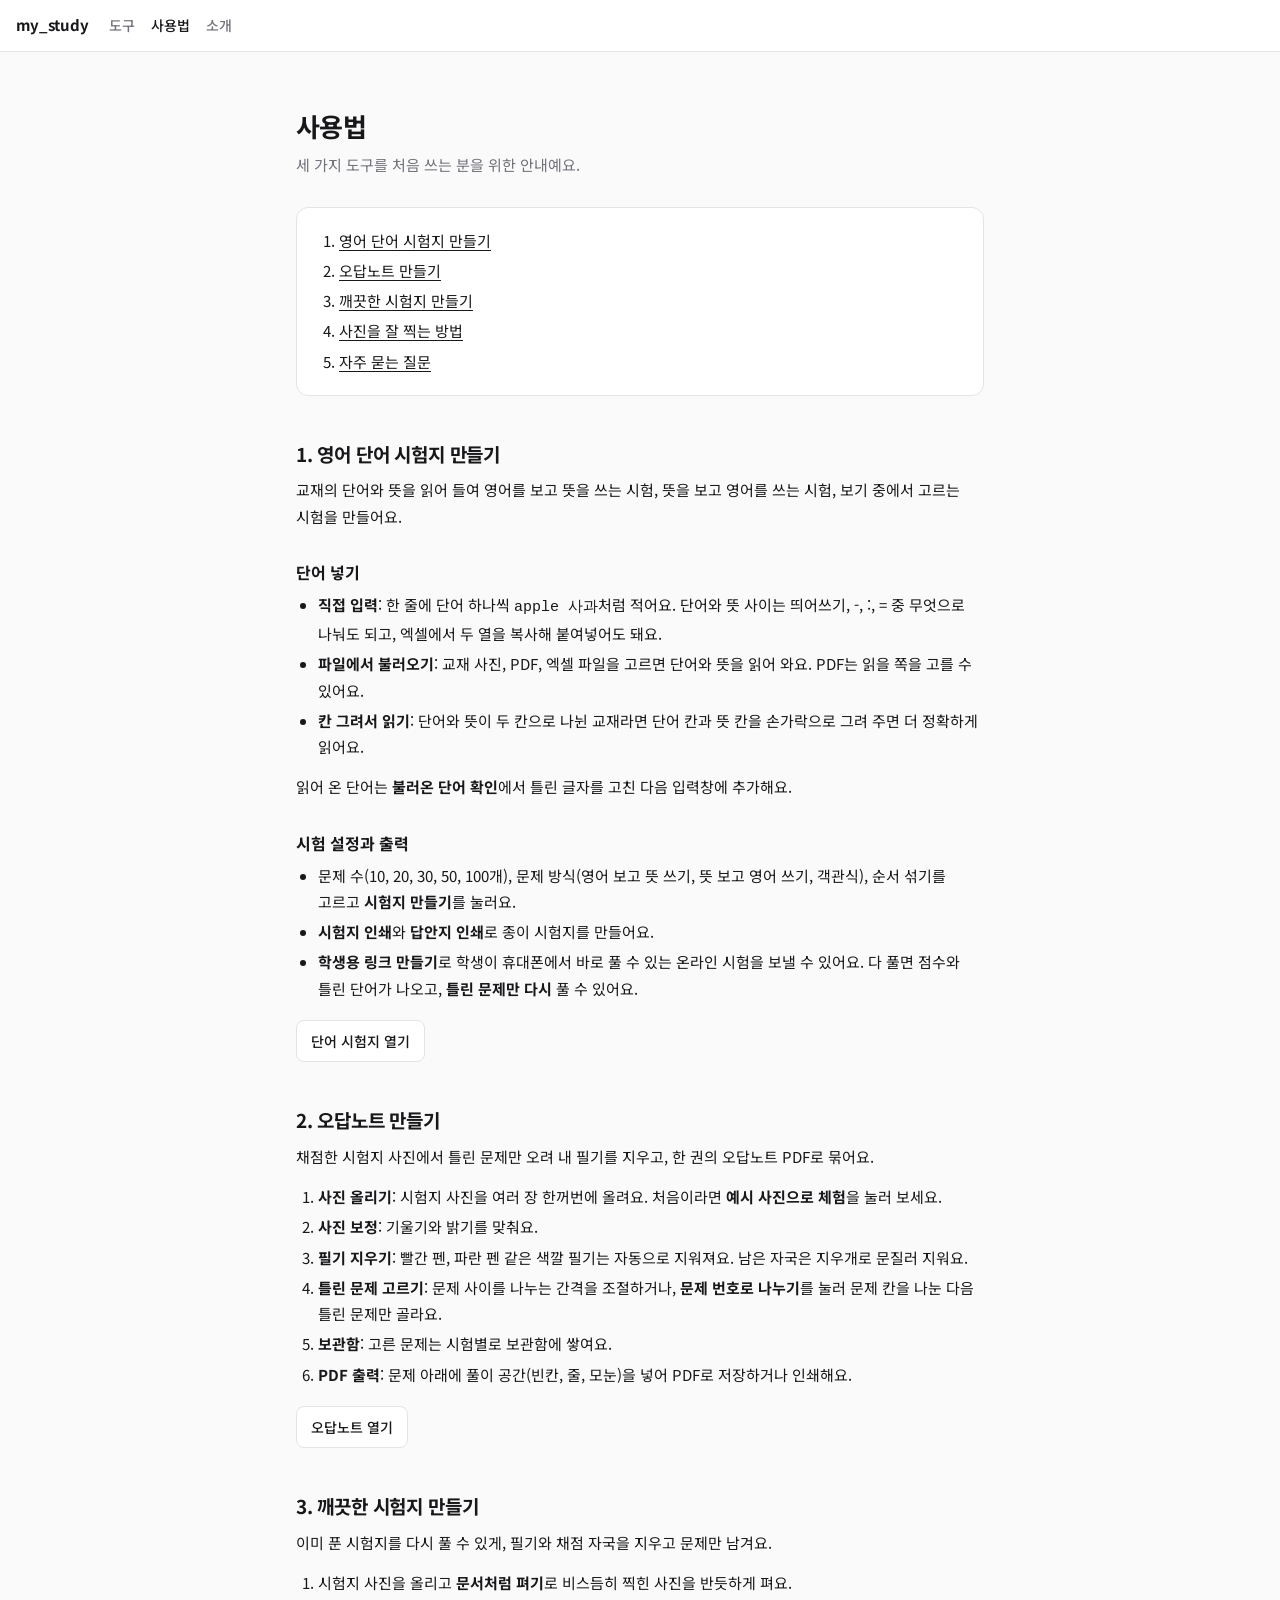
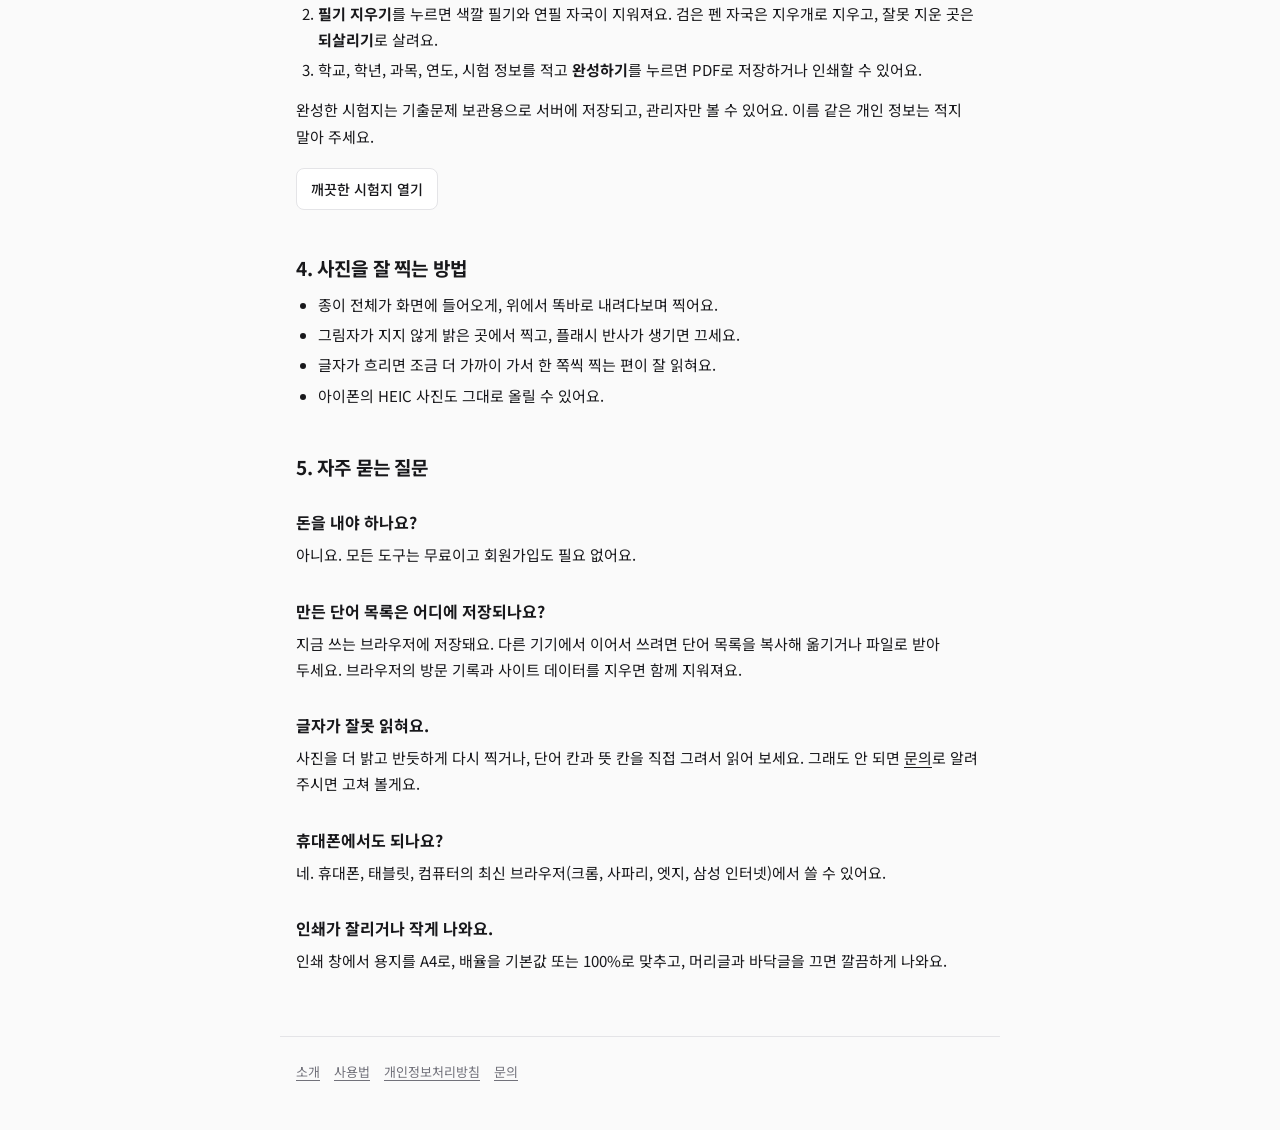
<file: guide/index.html>
<!DOCTYPE html>
<html lang="ko">
<head>
<meta charset="UTF-8">
<meta name="viewport" content="width=device-width, initial-scale=1">
<title>사용법 · my_study</title>
<meta name="description" content="영어 단어 시험지 만들기, 오답노트 만들기, 깨끗한 시험지 만들기 도구의 사용법과 자주 묻는 질문을 정리했어요.">
<meta property="og:type" content="article">
<meta property="og:site_name" content="my_study">
<meta property="og:title" content="사용법 · my_study">
<meta property="og:description" content="단어 시험지, 오답노트, 깨끗한 시험지 만들기 사용법과 자주 묻는 질문">
<link rel="icon" href="../favicon.svg" type="image/svg+xml">
<link rel="preconnect" href="https://fonts.googleapis.com">
<link href="https://fonts.googleapis.com/css2?family=Noto+Sans+KR:wght@400;500;700&display=swap" rel="stylesheet">
<link rel="stylesheet" href="../site.css">
</head>
<body>
<header class="bar">
  <a class="brand" href="../">my_study</a>
  <nav aria-label="사이트 메뉴">
    <a href="../">도구</a>
    <a href="../guide/" aria-current="page">사용법</a>
    <a href="../about/">소개</a>
  </nav>
</header>
<main>
  <h1>사용법</h1>
  <p class="lead">세 가지 도구를 처음 쓰는 분을 위한 안내예요.</p>
  <div class="toc">
    <ol>
      <li><a href="#word-test">영어 단어 시험지 만들기</a></li>
      <li><a href="#odap-note">오답노트 만들기</a></li>
      <li><a href="#clean-sheet">깨끗한 시험지 만들기</a></li>
      <li><a href="#tips">사진을 잘 찍는 방법</a></li>
      <li><a href="#faq">자주 묻는 질문</a></li>
    </ol>
  </div>

  <h2 id="word-test">1. 영어 단어 시험지 만들기</h2>
  <p>교재의 단어와 뜻을 읽어 들여 영어를 보고 뜻을 쓰는 시험, 뜻을 보고 영어를 쓰는 시험, 보기 중에서 고르는 시험을 만들어요.</p>
  <h3>단어 넣기</h3>
  <ul>
    <li><strong>직접 입력</strong>: 한 줄에 단어 하나씩 <code>apple 사과</code>처럼 적어요. 단어와 뜻 사이는 띄어쓰기, -, :, = 중 무엇으로 나눠도 되고, 엑셀에서 두 열을 복사해 붙여넣어도 돼요.</li>
    <li><strong>파일에서 불러오기</strong>: 교재 사진, PDF, 엑셀 파일을 고르면 단어와 뜻을 읽어 와요. PDF는 읽을 쪽을 고를 수 있어요.</li>
    <li><strong>칸 그려서 읽기</strong>: 단어와 뜻이 두 칸으로 나뉜 교재라면 단어 칸과 뜻 칸을 손가락으로 그려 주면 더 정확하게 읽어요.</li>
  </ul>
  <p>읽어 온 단어는 <strong>불러온 단어 확인</strong>에서 틀린 글자를 고친 다음 입력창에 추가해요.</p>
  <h3>시험 설정과 출력</h3>
  <ul>
    <li>문제 수(10, 20, 30, 50, 100개), 문제 방식(영어 보고 뜻 쓰기, 뜻 보고 영어 쓰기, 객관식), 순서 섞기를 고르고 <strong>시험지 만들기</strong>를 눌러요.</li>
    <li><strong>시험지 인쇄</strong>와 <strong>답안지 인쇄</strong>로 종이 시험지를 만들어요.</li>
    <li><strong>학생용 링크 만들기</strong>로 학생이 휴대폰에서 바로 풀 수 있는 온라인 시험을 보낼 수 있어요. 다 풀면 점수와 틀린 단어가 나오고, <strong>틀린 문제만 다시</strong> 풀 수 있어요.</li>
  </ul>
  <p><a class="go" href="../#word-test">단어 시험지 열기</a></p>

  <h2 id="odap-note">2. 오답노트 만들기</h2>
  <p>채점한 시험지 사진에서 틀린 문제만 오려 내 필기를 지우고, 한 권의 오답노트 PDF로 묶어요.</p>
  <ol>
    <li><strong>사진 올리기</strong>: 시험지 사진을 여러 장 한꺼번에 올려요. 처음이라면 <strong>예시 사진으로 체험</strong>을 눌러 보세요.</li>
    <li><strong>사진 보정</strong>: 기울기와 밝기를 맞춰요.</li>
    <li><strong>필기 지우기</strong>: 빨간 펜, 파란 펜 같은 색깔 필기는 자동으로 지워져요. 남은 자국은 지우개로 문질러 지워요.</li>
    <li><strong>틀린 문제 고르기</strong>: 문제 사이를 나누는 간격을 조절하거나, <strong>문제 번호로 나누기</strong>를 눌러 문제 칸을 나눈 다음 틀린 문제만 골라요.</li>
    <li><strong>보관함</strong>: 고른 문제는 시험별로 보관함에 쌓여요.</li>
    <li><strong>PDF 출력</strong>: 문제 아래에 풀이 공간(빈칸, 줄, 모눈)을 넣어 PDF로 저장하거나 인쇄해요.</li>
  </ol>
  <p><a class="go" href="../#odap-note">오답노트 열기</a></p>

  <h2 id="clean-sheet">3. 깨끗한 시험지 만들기</h2>
  <p>이미 푼 시험지를 다시 풀 수 있게, 필기와 채점 자국을 지우고 문제만 남겨요.</p>
  <ol>
    <li>시험지 사진을 올리고 <strong>문서처럼 펴기</strong>로 비스듬히 찍힌 사진을 반듯하게 펴요.</li>
    <li><strong>필기 지우기</strong>를 누르면 색깔 필기와 연필 자국이 지워져요. 검은 펜 자국은 지우개로 지우고, 잘못 지운 곳은 <strong>되살리기</strong>로 살려요.</li>
    <li>학교, 학년, 과목, 연도, 시험 정보를 적고 <strong>완성하기</strong>를 누르면 PDF로 저장하거나 인쇄할 수 있어요.</li>
  </ol>
  <p>완성한 시험지는 기출문제 보관용으로 서버에 저장되고, 관리자만 볼 수 있어요. 이름 같은 개인 정보는 적지 말아 주세요.</p>
  <p><a class="go" href="../#clean-sheet">깨끗한 시험지 열기</a></p>

  <h2 id="tips">4. 사진을 잘 찍는 방법</h2>
  <ul>
    <li>종이 전체가 화면에 들어오게, 위에서 똑바로 내려다보며 찍어요.</li>
    <li>그림자가 지지 않게 밝은 곳에서 찍고, 플래시 반사가 생기면 끄세요.</li>
    <li>글자가 흐리면 조금 더 가까이 가서 한 쪽씩 찍는 편이 잘 읽혀요.</li>
    <li>아이폰의 HEIC 사진도 그대로 올릴 수 있어요.</li>
  </ul>

  <h2 id="faq">5. 자주 묻는 질문</h2>
  <h3>돈을 내야 하나요?</h3>
  <p>아니요. 모든 도구는 무료이고 회원가입도 필요 없어요.</p>
  <h3>만든 단어 목록은 어디에 저장되나요?</h3>
  <p>지금 쓰는 브라우저에 저장돼요. 다른 기기에서 이어서 쓰려면 단어 목록을 복사해 옮기거나 파일로 받아 두세요. 브라우저의 방문 기록과 사이트 데이터를 지우면 함께 지워져요.</p>
  <h3>글자가 잘못 읽혀요.</h3>
  <p>사진을 더 밝고 반듯하게 다시 찍거나, 단어 칸과 뜻 칸을 직접 그려서 읽어 보세요. 그래도 안 되면 <a href="../about/#contact">문의</a>로 알려 주시면 고쳐 볼게요.</p>
  <h3>휴대폰에서도 되나요?</h3>
  <p>네. 휴대폰, 태블릿, 컴퓨터의 최신 브라우저(크롬, 사파리, 엣지, 삼성 인터넷)에서 쓸 수 있어요.</p>
  <h3>인쇄가 잘리거나 작게 나와요.</h3>
  <p>인쇄 창에서 용지를 A4로, 배율을 기본값 또는 100%로 맞추고, 머리글과 바닥글을 끄면 깔끔하게 나와요.</p>
  <div id="support"></div>
</main>
<script src="../support.js"></script>
<footer class="foot">
  <a href="../about/">소개</a><a href="../guide/">사용법</a><a href="../privacy/">개인정보처리방침</a><a href="../about/#contact">문의</a>
</footer>
</body>
</html>
</file>
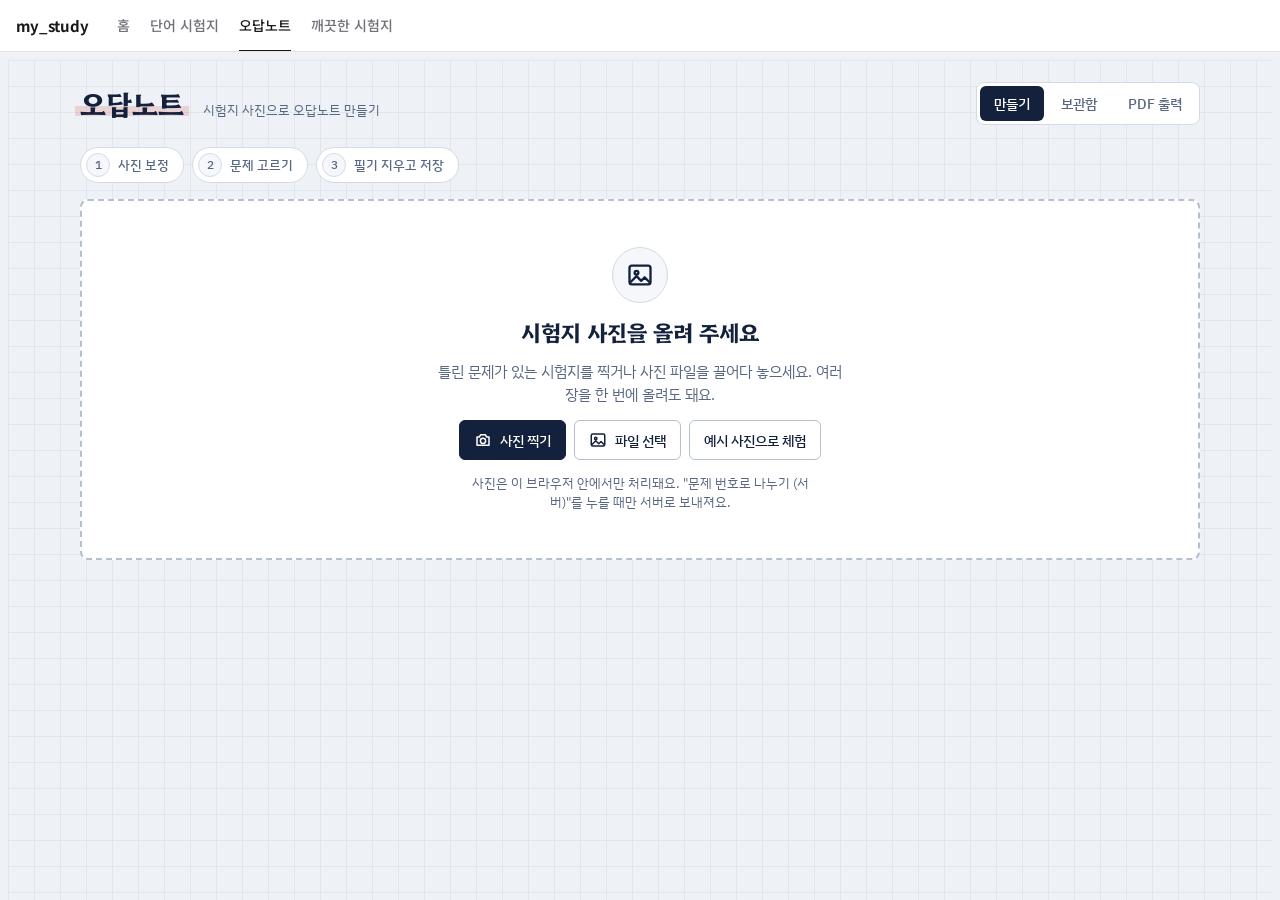
<file: odap-note/index.html>
<!doctype html>
<html lang="ko">
<head>
<script src="../shell.js"></script>
<meta charset="utf-8">
<meta name="viewport" content="width=device-width,initial-scale=1,viewport-fit=cover">
<title>오답노트 만들기</title>
<meta name="claude:viewport-fit-sides" content="cover">
<link rel="stylesheet" href="https://fonts.googleapis.com/css2?family=Hahmlet:wght@600;700&family=IBM+Plex+Sans+KR:wght@400;500;600&display=swap">
<style>
/* Layout concept: a workbench in the shape of a notebook margin. Left, the paper you are working on; right, a narrow control rail.
   The accent is the red grading pen, used only for marks the student has made (picked problems, delete). */
:root{
  --bg:#eef1f6; --grid:#e0e5ee; --surface:#ffffff; --surface-2:#f5f7fb;
  --ink:#14213d; --muted:#586782; --line:#d3dae6; --line-strong:#b4bfd1;
  --accent:#c93a2f; --accent-soft:rgba(201,58,47,.17); --accent-fill:rgba(201,58,47,.13);
  --info:#2a5bd7; --info-soft:rgba(42,91,215,.09);
  --btn:#14213d; --btn-fg:#ffffff; --stage:#dde3ee; --ok:#1f7a4d; --focus:#2a5bd7;
  --font-body:"IBM Plex Sans KR",system-ui,-apple-system,"Apple SD Gothic Neo","Malgun Gothic","Noto Sans KR",sans-serif;
  --font-display:"Hahmlet","Noto Serif KR","Batang",serif;
}
@media (prefers-color-scheme: dark){
  :root:not([data-theme="light"]){
    --bg:#0e1524; --grid:#141d31; --surface:#162036; --surface-2:#1b2740;
    --ink:#e7ecf6; --muted:#9aa8c2; --line:#2a3957; --line-strong:#3d4f74;
    --accent:#ff6e5f; --accent-soft:rgba(255,110,95,.24); --accent-fill:rgba(255,110,95,.16);
    --info:#7fa6ff; --info-soft:rgba(127,166,255,.14);
    --btn:#e7ecf6; --btn-fg:#0e1524; --stage:#0a101c; --ok:#5fd29a; --focus:#9bb8ff; color-scheme:dark;
  }
}
:root[data-theme="dark"]{
  --bg:#0e1524; --grid:#141d31; --surface:#162036; --surface-2:#1b2740;
  --ink:#e7ecf6; --muted:#9aa8c2; --line:#2a3957; --line-strong:#3d4f74;
  --accent:#ff6e5f; --accent-soft:rgba(255,110,95,.24); --accent-fill:rgba(255,110,95,.16);
  --info:#7fa6ff; --info-soft:rgba(127,166,255,.14);
  --btn:#e7ecf6; --btn-fg:#0e1524; --stage:#0a101c; --ok:#5fd29a; --focus:#9bb8ff; color-scheme:dark;
}
*{box-sizing:border-box}
[hidden]{display:none!important}
img{max-width:100%}
html{background:var(--bg)}
body{
  background-color:var(--bg);
  background-image:linear-gradient(var(--grid) 1px,transparent 1px),linear-gradient(90deg,var(--grid) 1px,transparent 1px);
  background-size:26px 26px;
  color:var(--ink); font:15px/1.55 var(--font-body);
  padding-block:22px 64px;
  padding-left:max(16px,env(safe-area-inset-left,0px));
  padding-right:max(16px,env(safe-area-inset-right,0px));
  min-height:100vh;
}
.shell{max-width:1120px;margin:0 auto}
h1,h2,h3,p{margin:0}
.muted{color:var(--muted)}
.mini{font-size:12.5px;color:var(--muted);line-height:1.5}
.ico{display:inline-flex;width:18px;height:18px;flex:none}
.ico svg{width:100%;height:100%}

/* header */
.top{display:flex;flex-wrap:wrap;gap:14px 24px;align-items:center;justify-content:space-between}
.brand{display:flex;flex-wrap:wrap;align-items:baseline;gap:4px 14px;font-weight:400}
.brand-name{font:700 28px/1.15 var(--font-display);background:linear-gradient(transparent 58%,var(--accent-soft) 58%,var(--accent-soft) 90%,transparent 90%);padding:0 5px;margin-left:-5px}
.brand-sub{font-size:13px;color:var(--muted)}
.tabs{display:flex;gap:3px;padding:3px;background:var(--surface);border:1px solid var(--line);border-radius:8px;max-width:100%}
.tab{border:0;background:transparent;color:var(--muted);padding:8px 14px;border-radius:6px;font:500 14px var(--font-body);cursor:pointer;display:inline-flex;gap:6px;align-items:center;white-space:nowrap}
.tab[aria-selected="true"]{background:var(--btn);color:var(--btn-fg)}
.tab .count{font-size:11.5px;min-width:20px;height:20px;padding:0 6px;border-radius:10px;background:var(--accent);color:#fff;display:inline-grid;place-items:center;font-variant-numeric:tabular-nums}
.tab .count[hidden]{display:none}

/* steps */
.steps{list-style:none;display:flex;flex-wrap:wrap;gap:8px;padding:0;margin:22px 0 16px}
.steps li{display:flex;align-items:center;gap:8px;padding:5px 14px 5px 5px;border-radius:999px;border:1px solid var(--line);background:var(--surface);color:var(--muted);font-size:13px;font-weight:500}
.steps i{width:24px;height:24px;border-radius:50%;display:grid;place-items:center;font-style:normal;font-size:12px;background:var(--surface-2);border:1px solid var(--line);font-variant-numeric:tabular-nums}
.steps i .ico{width:14px;height:14px}
.steps li.on{color:var(--ink);border-color:var(--ink)}
.steps li.on i{background:var(--ink);color:var(--surface);border-color:var(--ink)}
.steps li.done{color:var(--ink)}
.steps li.done i{background:var(--ok);color:#fff;border-color:var(--ok)}

/* controls */
.btn{display:inline-flex;align-items:center;justify-content:center;gap:8px;min-height:40px;padding:0 14px;border-radius:6px;border:1px solid var(--line-strong);background:var(--surface);color:var(--ink);font:500 14px var(--font-body);cursor:pointer;text-align:center}
.btn:hover{border-color:var(--ink)}
.btn.primary{background:var(--btn);color:var(--btn-fg);border-color:var(--btn)}
.btn.small{min-height:32px;padding:0 10px;font-size:13px;gap:6px}
.btn.small .ico{width:16px;height:16px}
.btn.danger{color:var(--accent)}
.btn[disabled]{opacity:.45;cursor:not-allowed}
.btn:focus-visible,.tab:focus-visible,.seg button:focus-visible,input:focus-visible,.thumb:focus-visible,.icon-btn:focus-visible,.thumbbtn:focus-visible{outline:2px solid var(--focus);outline-offset:2px}
.btn-row{display:flex;flex-wrap:wrap;gap:8px}
.btn-row.center{justify-content:center}
input[type=text]{height:40px;border:1px solid var(--line-strong);border-radius:6px;background:var(--surface);color:var(--ink);padding:0 10px;font:inherit;width:100%}
input[type=range]{width:100%;accent-color:var(--ink);margin:2px 0}
.check{display:flex;gap:8px;align-items:center;font-weight:500;font-size:14px;cursor:pointer}
.check input{width:17px;height:17px;accent-color:var(--ink)}
.seg{display:inline-flex;border:1px solid var(--line-strong);border-radius:6px;overflow:hidden;max-width:100%}
.seg button{border:0;border-right:1px solid var(--line);background:var(--surface);color:var(--ink);padding:7px 14px;font:500 13px var(--font-body);cursor:pointer}
.seg button:last-child{border-right:0}
.seg button[aria-pressed="true"]{background:var(--btn);color:var(--btn-fg)}
hr{border:0;border-top:1px solid var(--line);margin:2px 0}

/* work area */
.work{display:grid;grid-template-columns:minmax(0,1fr) 300px;gap:16px;align-items:start}
.stage{background:var(--stage);border:1px solid var(--line);border-radius:6px;display:grid;place-items:center;padding:12px;min-height:260px;overflow:hidden}
.stage canvas{display:block;background:#fff;box-shadow:0 1px 6px rgba(0,0,0,.28);max-width:100%}
.stage canvas.draw{touch-action:none}
.panel{background:var(--surface);border:1px solid var(--line);border-radius:6px;padding:16px;display:flex;flex-direction:column;gap:16px;min-width:0}
.panel-head{display:flex;justify-content:space-between;align-items:baseline;gap:8px}
.panel-head h2{font:600 17px/1.3 var(--font-display)}
.field{display:grid;gap:8px;min-width:0}
.field label,.field .lab{font-weight:500;font-size:14px}
.field-row{display:flex;justify-content:space-between;align-items:baseline;gap:8px}
.val{font-variant-numeric:tabular-nums;color:var(--muted);font-size:13px}
.hint{font-size:13px;color:var(--muted);line-height:1.6}
.panel-foot{display:flex;gap:8px;margin-top:4px}
.panel-foot .primary{flex:1}
.pickinfo{display:flex;align-items:center;justify-content:space-between;gap:8px;font-size:14px;padding:10px 12px;background:var(--surface-2);border:1px solid var(--line);border-radius:6px}
.pickinfo b{font-size:20px;color:var(--accent);font-variant-numeric:tabular-nums;margin-right:2px}

/* drop */
.drop{display:grid;justify-items:center;gap:14px;text-align:center;padding:46px 20px;background:var(--surface);border:2px dashed var(--line-strong);border-radius:8px}
.drop.over{border-color:var(--info);background:var(--info-soft)}
.drop h2{font:700 22px/1.3 var(--font-display)}
.drop p{max-width:46ch;color:var(--muted)}
.drop-ico{width:56px;height:56px;border-radius:50%;display:grid;place-items:center;background:var(--surface-2);border:1px solid var(--line);color:var(--ink)}
.drop-ico .ico{width:28px;height:28px}

/* strip */
.strip{display:flex;gap:8px;overflow-x:auto;padding:2px 2px 10px;margin-bottom:6px}
.thumb{position:relative;flex:0 0 auto;width:92px;height:70px;padding:0;border:1px solid var(--line-strong);border-radius:4px;background:#fff;cursor:pointer;overflow:hidden}
.thumb canvas{width:100%;height:100%;display:block;object-fit:contain}
.thumb span{position:absolute;left:4px;top:4px;min-width:20px;height:20px;border-radius:10px;background:var(--accent);color:#fff;font-size:11.5px;display:grid;place-items:center;font-variant-numeric:tabular-nums;padding:0 5px}
.thumb.on{outline:2px solid var(--ink);outline-offset:1px}

/* done */
.done{display:grid;justify-items:center;gap:12px;text-align:center;padding:48px 20px;background:var(--surface);border:1px solid var(--line);border-radius:8px}
.done h2{font:700 22px/1.3 var(--font-display)}
.done-mark{width:52px;height:52px;border-radius:50%;background:var(--ok);color:#fff;display:grid;place-items:center}
.done-mark .ico{width:26px;height:26px}

/* shelf */
.bar{display:flex;flex-wrap:wrap;justify-content:space-between;align-items:flex-end;gap:12px;margin:22px 0 14px}
.h2{font:700 22px/1.3 var(--font-display)}
.note{padding:10px 12px;border:1px solid var(--line-strong);background:var(--surface);border-radius:6px;font-size:13px;margin-bottom:12px}
.folder{background:var(--surface);border:1px solid var(--line);border-radius:6px;margin-bottom:14px}
.folder-head{display:flex;flex-wrap:wrap;align-items:center;gap:8px 12px;padding:12px 14px;border-bottom:1px solid var(--line)}
.folder-head .ico{color:var(--muted)}
.folder-head h3{font:600 16px/1.3 var(--font-display);flex:1 1 160px;min-width:0;overflow-wrap:anywhere}
.folder-head .n{font-size:13px;color:var(--muted);font-variant-numeric:tabular-nums}
.cards{display:grid;grid-template-columns:repeat(auto-fill,minmax(168px,1fr));gap:12px;padding:14px}
.card{border:1px solid var(--line);border-radius:4px;background:var(--surface);min-width:0;display:flex;flex-direction:column}
.card.sel{border-color:var(--accent);box-shadow:0 0 0 1px var(--accent)}
.thumbbtn{position:relative;display:grid;place-items:center;height:150px;padding:6px;border:0;border-bottom:1px solid var(--line);background:#fff;cursor:pointer}
.thumbbtn img{max-width:100%;max-height:100%;object-fit:contain;display:block}
.tick{position:absolute;right:6px;top:6px;width:22px;height:22px;border-radius:50%;border:1.5px solid var(--line-strong);background:rgba(255,255,255,.9);color:transparent;display:grid;place-items:center}
.tick .ico{width:13px;height:13px}
.card.sel .tick{background:var(--accent);border-color:var(--accent);color:#fff}
.card-foot{display:flex;align-items:center;gap:6px;padding:6px 6px 6px 10px;min-height:42px}
.card-foot .txt{flex:1;min-width:0;display:grid}
.clabel{font-size:13px;font-weight:500;overflow:hidden;text-overflow:ellipsis;white-space:nowrap}
.cexam{font-size:11.5px;color:var(--muted);overflow:hidden;text-overflow:ellipsis;white-space:nowrap}
.icon-btn{border:1px solid transparent;background:transparent;color:var(--muted);min-width:30px;height:30px;border-radius:4px;display:inline-grid;place-items:center;cursor:pointer;font:500 12px var(--font-body);padding:0 6px}
.icon-btn:hover{color:var(--ink);border-color:var(--line)}
.icon-btn .ico{width:16px;height:16px}
.icon-btn.danger.on{color:#fff;background:var(--accent);border-color:var(--accent)}
.emptybox{display:grid;justify-items:center;gap:12px;text-align:center;padding:54px 20px;background:var(--surface);border:1px dashed var(--line-strong);border-radius:8px;margin-top:20px}
.emptybox p{max-width:44ch;color:var(--muted)}
.selbar{position:sticky;bottom:calc(12px + env(safe-area-inset-bottom,0px));display:flex;flex-wrap:wrap;align-items:center;justify-content:space-between;gap:10px;background:var(--surface);border:1px solid var(--line-strong);border-radius:8px;padding:10px 12px;margin-top:14px;z-index:5;box-shadow:0 8px 24px rgba(10,20,40,.16)}
.selbar b{color:var(--accent);font-variant-numeric:tabular-nums}

/* pdf */
.pdfgrid{display:grid;grid-template-columns:300px minmax(0,1fr);gap:16px;align-items:start;margin-top:22px}
.preview{min-width:0;display:grid;gap:8px}
.pages{display:flex;gap:16px;overflow-x:auto;padding:16px;background:var(--stage);border:1px solid var(--line);border-radius:6px;min-height:240px}
.page-wrap{flex:0 0 min(78%,360px);display:grid;gap:6px;align-content:start}
.page-wrap canvas{width:100%;height:auto;display:block;background:#fff;box-shadow:0 1px 6px rgba(0,0,0,.3)}
.page-wrap span{font-size:12px;color:var(--muted);text-align:center;font-variant-numeric:tabular-nums}

/* overlays */
.toast{position:fixed;left:0;right:0;margin-inline:auto;width:max-content;bottom:calc(20px + env(safe-area-inset-bottom,0px));transform:translateY(16px);background:var(--btn);color:var(--btn-fg);padding:10px 16px;border-radius:6px;font-size:14px;opacity:0;pointer-events:none;transition:opacity .18s,transform .18s;max-width:calc(100vw - 32px);z-index:40;text-align:center}
.toast.show{opacity:1;transform:none}
.lb{position:fixed;inset:0;z-index:50;background:rgba(8,12,22,.82);display:grid;place-items:center;padding:calc(24px + env(safe-area-inset-top,0px)) max(16px,env(safe-area-inset-right,0px)) calc(24px + env(safe-area-inset-bottom,0px)) max(16px,env(safe-area-inset-left,0px))}
.lb img{max-width:100%;max-height:calc(100vh - 110px);background:#fff;border-radius:4px;display:block}
.lb button{margin-top:12px}
.lb-in{display:grid;justify-items:center;max-width:100%}

@media (max-width:860px){
  .work,.pdfgrid{grid-template-columns:minmax(0,1fr)}
  .brand-name{font-size:25px}
}
@media (prefers-reduced-motion:reduce){*{transition:none!important}}
</style>

</head>
<body>
<div class="shell">
  <header class="top">
    <h1 class="brand"><span class="brand-name">오답노트</span><span class="brand-sub">시험지 사진으로 오답노트 만들기</span></h1>
    <nav class="tabs" role="tablist" aria-label="화면 선택">
      <button class="tab" role="tab" data-tab="make" aria-selected="true">만들기</button>
      <button class="tab" role="tab" data-tab="shelf" aria-selected="false">보관함<span class="count" id="shelf-count" hidden>0</span></button>
      <button class="tab" role="tab" data-tab="pdf" aria-selected="false">PDF 출력</button>
    </nav>
  </header>

  <main>
    <!-- ===================== 만들기 ===================== -->
    <section id="tab-make">
      <ol class="steps" id="steps" aria-label="진행 단계">
        <li data-s="1"><i>1</i>사진 보정</li>
        <li data-s="2"><i>2</i>문제 고르기</li>
        <li data-s="3"><i>3</i>필기 지우고 저장</li>
      </ol>

      <div id="st-drop" class="drop">
        <div class="drop-ico"><span class="ico" data-ico="image"></span></div>
        <h2>시험지 사진을 올려 주세요</h2>
        <p>틀린 문제가 있는 시험지를 찍거나 사진 파일을 끌어다 놓으세요. 여러 장을 한 번에 올려도 돼요.</p>
        <div class="btn-row center">
          <button class="btn primary" id="btn-cam" type="button"><span class="ico" data-ico="camera"></span>사진 찍기</button>
          <button class="btn" id="btn-pick" type="button"><span class="ico" data-ico="image"></span>파일 선택</button>
          <button class="btn" id="btn-sample" type="button">예시 사진으로 체험</button>
        </div>
        <input type="file" id="file-cam" accept="image/*" capture="environment" hidden>
        <input type="file" id="file-pick" accept="image/*" multiple hidden>
        <p class="mini">사진은 이 브라우저 안에서만 처리돼요. "문제 번호로 나누기 (서버)"를 누를 때만 서버로 보내져요.</p>
      </div>

      <div id="st1" class="work" hidden>
        <div class="stage" id="stage1"><canvas id="cv1" aria-label="보정 미리보기"></canvas></div>
        <aside class="panel">
          <div class="panel-head"><h2>사진 보정</h2><span class="mini" id="queue-note"></span></div>
          <div class="field">
            <div class="field-row"><label for="angle">기울기</label><output id="angle-out" class="val">0.0°</output></div>
            <input type="range" id="angle" min="-15" max="15" step="0.1" value="0">
            <div class="btn-row">
              <button class="btn small" id="btn-auto-angle" type="button"><span class="ico" data-ico="target"></span>자동 맞춤</button>
              <button class="btn small" id="btn-rot-l" type="button" aria-label="왼쪽으로 90도 돌리기"><span class="ico" data-ico="rotl"></span>90°</button>
              <button class="btn small" id="btn-rot-r" type="button" aria-label="오른쪽으로 90도 돌리기"><span class="ico" data-ico="rotr"></span>90°</button>
            </div>
            <p class="mini">파란 안내선과 글줄이 나란해지도록 맞춰요.</p>
          </div>
          <div class="field">
            <label class="check"><input type="checkbox" id="auto-fix" checked>밝기·그림자 보정</label>
            <div class="field-row"><label for="bright">밝기</label><output id="bright-out" class="val">0</output></div>
            <input type="range" id="bright" min="-50" max="50" step="1" value="0">
          </div>
          <div class="panel-foot">
            <button class="btn" id="btn-other" type="button">다른 사진</button>
            <button class="btn primary" id="btn-to2" type="button">문제 고르기 →</button>
          </div>
        </aside>
      </div>

      <div id="st2" class="work" hidden>
        <div class="stage" id="stage2"><canvas id="cv2" class="draw" aria-label="문제 선택 화면"></canvas></div>
        <aside class="panel">
          <div class="panel-head"><h2>틀린 문제 고르기</h2></div>
          <p class="hint">파란 점선 칸은 자동으로 나눈 문제예요. 틀린 문제를 눌러 담으세요. 빈 곳을 끌면 직접 영역을 만들 수 있고, 담은 칸은 끌어서 옮기거나 모서리를 끌어 크기를 맞춰요. 한 번 더 누르면 해제돼요.</p>
          <div class="field">
            <div class="field-row"><label for="sens">나누는 간격</label><output id="sens-out" class="val">보통</output></div>
            <input type="range" id="sens" min="8" max="40" step="1" value="22">
            <button class="btn small" id="btn-resuggest" type="button">다시 나누기</button>
          </div>
          <div class="field">
            <button class="btn small" id="btn-srv-split" type="button">문제 번호로 나누기 (서버)</button>
            <p class="hint" id="srv-note"></p>
          </div>
          <div class="pickinfo"><span><b id="pick-count">0</b>개 담음</span><button class="btn small" id="btn-unpick-all" type="button">모두 해제</button></div>
          <div class="panel-foot">
            <button class="btn" id="btn-back1" type="button">← 보정</button>
            <button class="btn primary" id="btn-to3" type="button" disabled>필기 지우기 →</button>
          </div>
        </aside>
      </div>

      <div id="st3" hidden>
        <div class="strip" id="strip" aria-label="고른 문제 목록"></div>
        <div class="work">
          <div class="stage" id="stage3"><canvas id="cv3" class="draw" aria-label="필기 지우기 화면"></canvas></div>
          <aside class="panel">
            <div class="panel-head"><h2>필기 지우기</h2><span class="mini" id="p-index"></span></div>
            <div class="field">
              <label class="check"><input type="checkbox" id="fx-color" checked>색깔 필기 자동 지우기</label>
              <input type="range" id="fx-color-s" min="0" max="100" value="50" aria-label="색깔 필기 지우기 강도">
              <p class="mini">파란·빨간 펜, 형광펜 자국을 지워요. 강도를 올리면 옅은 색까지 지워요.</p>
            </div>
            <div class="field">
              <label class="check"><input type="checkbox" id="fx-pencil">연한 연필 자국 지우기</label>
              <input type="range" id="fx-pencil-s" min="0" max="100" value="50" aria-label="연필 자국 지우기 강도">
              <p class="mini">인쇄 글씨보다 연한 자국만 골라 지워요.</p>
            </div>
            <div class="field">
              <div class="field-row"><label for="brush">지우개 크기</label><output id="brush-out" class="val">28</output></div>
              <input type="range" id="brush" min="8" max="80" value="28">
              <p class="mini">검은 펜 필기는 문제 위를 문지르면 지워져요.</p>
              <div class="btn-row">
                <button class="btn small" id="btn-undo" type="button"><span class="ico" data-ico="undo"></span>되돌리기</button>
                <button class="btn small" id="btn-clear-strokes" type="button">지우개 취소</button>
              </div>
            </div>
            <div class="field"><label for="p-label">문제 번호 (선택)</label><input type="text" id="p-label" maxlength="24" placeholder="예: 12번"></div>
            <hr>
            <div class="field"><label for="exam">시험 이름</label><input type="text" id="exam" maxlength="40" list="exam-list" placeholder="예: 1학기 중간고사 수학" autocomplete="off"><datalist id="exam-list"></datalist></div>
            <div class="panel-foot">
              <button class="btn" id="btn-back2" type="button" aria-label="문제 고르기로 돌아가기">←</button>
              <button class="btn primary" id="btn-save" type="button"><span class="ico" data-ico="folder"></span>보관함에 저장</button>
            </div>
          </aside>
        </div>
      </div>

      <div id="st-done" class="done" hidden>
        <div class="done-mark"><span class="ico" data-ico="check"></span></div>
        <h2 id="done-title">보관함에 담았어요</h2>
        <p class="muted" id="done-sub"></p>
        <div class="btn-row center">
          <button class="btn primary" id="btn-next-photo" type="button" hidden>다음 사진</button>
          <button class="btn" id="btn-go-shelf" type="button">보관함 보기</button>
          <button class="btn" id="btn-more" type="button">사진 더 올리기</button>
        </div>
      </div>
    </section>

    <!-- ===================== 보관함 ===================== -->
    <section id="tab-shelf" hidden>
      <div class="bar">
        <div><h2 class="h2">보관함</h2><p class="mini" id="shelf-sub"></p></div>
        <div class="seg" role="group" aria-label="보기 방식">
          <button type="button" data-view="exam" aria-pressed="true">시험별</button>
          <button type="button" data-view="all" aria-pressed="false">전체</button>
        </div>
      </div>
      <div id="shelf-warn" class="note" hidden>이 화면에서는 브라우저 저장 공간을 쓸 수 없어요. 페이지를 닫으면 보관함이 비워지니, 필요한 문제는 먼저 PDF로 저장해 주세요.</div>
      <div id="shelf-body"></div>
      <div class="selbar" id="selbar" hidden>
        <span><b id="sel-n">0</b>문제 선택됨</span>
        <span class="btn-row">
          <button class="btn small" id="btn-clear-sel" type="button">선택 해제</button>
          <button class="btn primary small" id="btn-go-pdf" type="button"><span class="ico" data-ico="download"></span>PDF 만들기</button>
        </span>
      </div>
    </section>

    <!-- ===================== PDF ===================== -->
    <section id="tab-pdf" hidden>
      <div id="pdf-empty" class="emptybox" hidden>
        <h2 class="h2">출력할 문제를 먼저 골라 주세요</h2>
        <p>보관함에서 문제를 누르면 선택돼요. 시험 이름 옆의 전체 선택으로 한 시험을 통째로 담을 수도 있어요.</p>
        <button class="btn primary" id="btn-pdf-shelf" type="button">보관함으로</button>
      </div>
      <div id="pdf-main" class="pdfgrid" hidden>
        <aside class="panel">
          <div class="panel-head"><h2>PDF 설정</h2></div>
          <div class="field"><label for="pdf-title">제목</label><input type="text" id="pdf-title" value="오답노트" maxlength="40"></div>
          <div class="field"><span class="lab">페이지당 문제 수</span>
            <div class="seg" id="seg-per" role="group" aria-label="페이지당 문제 수">
              <button type="button" data-v="1" aria-pressed="false">1</button><button type="button" data-v="2" aria-pressed="false">2</button><button type="button" data-v="3" aria-pressed="true">3</button><button type="button" data-v="4" aria-pressed="false">4</button>
            </div></div>
          <div class="field"><span class="lab">문제 영역 너비</span>
            <div class="seg" id="seg-ratio" role="group" aria-label="문제 영역 너비">
              <button type="button" data-v="0.4" aria-pressed="false">40%</button><button type="button" data-v="0.5" aria-pressed="true">50%</button><button type="button" data-v="0.6" aria-pressed="false">60%</button>
            </div></div>
          <div class="field"><span class="lab">풀이 칸 바탕</span>
            <div class="seg" id="seg-pat" role="group" aria-label="풀이 칸 바탕">
              <button type="button" data-v="none" aria-pressed="true">빈칸</button><button type="button" data-v="lines" aria-pressed="false">줄</button><button type="button" data-v="grid" aria-pressed="false">모눈</button>
            </div></div>
          <p class="mini">문제는 왼쪽, 다시 풀 공간은 오른쪽에 놓여요.</p>
          <p class="mini" id="pdf-sum"></p>
          <button class="btn primary" id="btn-pdf" type="button"><span class="ico" data-ico="download"></span>PDF 저장</button>
        </aside>
        <div class="preview">
          <div class="pages" id="pages" aria-live="polite"></div>
          <p class="mini" id="pdf-msg"></p>
        </div>
      </div>
    </section>
  </main>
</div>

<div class="toast" id="toast" role="status" aria-live="polite"></div>
<div class="lb" id="lb" hidden>
  <div class="lb-in"><img id="lb-img" alt="확대한 문제"><button class="btn" id="lb-close" type="button">닫기</button></div>
</div>

<script>
(() => {
'use strict';

/* ------------------------------------------------------------------ helpers */
const $ = (s, r = document) => r.querySelector(s);
const $$ = (s, r = document) => [...r.querySelectorAll(s)];
const esc = s => String(s).replace(/[&<>"']/g, c => ({'&':'&amp;','<':'&lt;','>':'&gt;','"':'&quot;',"'":'&#39;'}[c]));
const clamp = (v, a, b) => Math.min(b, Math.max(a, v));
const tok = n => getComputedStyle(document.documentElement).getPropertyValue(n).trim();
const dprr = () => Math.min(2, window.devicePixelRatio || 1);
const uid = () => Date.now().toString(36) + Math.random().toString(36).slice(2, 8);
const MAX_SIDE = 2000;
const blobOf = (cv, type, q) => new Promise(r => cv.toBlob(r, type, q));
const nextFrame = () => new Promise(r => requestAnimationFrame(() => r()));
const sleep = ms => new Promise(r => setTimeout(r, ms));
const debounce = (fn, ms) => { let t; return (...a) => { clearTimeout(t); t = setTimeout(() => fn(...a), ms); }; };
const raf = fn => { let q = false; return (...a) => { if (q) return; q = true; requestAnimationFrame(() => { q = false; fn(...a); }); }; };

const ICONS = {
  camera:'<path d="M4 8h3l2-3h6l2 3h3v11H4z"/><circle cx="12" cy="13" r="3.5"/>',
  image:'<rect x="3" y="4" width="18" height="16" rx="2"/><circle cx="9" cy="10" r="1.6"/><path d="M4 18l5-5 4 4 3-3 4 4"/>',
  rotl:'<path d="M3 12a9 9 0 1 0 3-6.7"/><path d="M3 4v5h5"/>',
  rotr:'<path d="M21 12a9 9 0 1 1-3-6.7"/><path d="M21 4v5h-5"/>',
  target:'<circle cx="12" cy="12" r="3"/><path d="M12 3v3M12 18v3M3 12h3M18 12h3"/>',
  trash:'<path d="M4 7h16M9 7V4h6v3M6 7l1 13h10l1-13"/>',
  undo:'<path d="M9 14L4 9l5-5"/><path d="M4 9h10a6 6 0 0 1 0 12H8"/>',
  download:'<path d="M12 4v11"/><path d="M7 11l5 5 5-5"/><path d="M5 20h14"/>',
  folder:'<path d="M3 7a2 2 0 0 1 2-2h4l2 2h8a2 2 0 0 1 2 2v9a2 2 0 0 1-2 2H5a2 2 0 0 1-2-2z"/>',
  check:'<path d="M5 12l5 5 9-10"/>',
  expand:'<path d="M4 9V4h5M20 9V4h-5M4 15v5h5M20 15v5h-5"/>'
};
const svg = n => '<svg viewBox="0 0 24 24" fill="none" stroke="currentColor" stroke-width="2" stroke-linecap="round" stroke-linejoin="round" aria-hidden="true">' + ICONS[n] + '</svg>';
const ico = n => '<span class="ico">' + svg(n) + '</span>';
$$('[data-ico]').forEach(el => { el.innerHTML = svg(el.dataset.ico); });

let toastT;
function toast(msg, ms = 3200) {
  const t = $('#toast'); t.textContent = msg; t.classList.add('show');
  clearTimeout(toastT); if (ms) toastT = setTimeout(() => t.classList.remove('show'), ms);
}
const hideToast = () => { clearTimeout(toastT); $('#toast').classList.remove('show'); };

/* ------------------------------------------------------------------ storage */
const Store = {
  db: null, mem: [], persistent: false,
  async init() {
    try {
      if (!window.indexedDB) throw new Error('no idb');
      this.db = await new Promise((res, rej) => {
        const r = indexedDB.open('odap-note-v1', 1);
        r.onupgradeneeded = () => { r.result.createObjectStore('items', { keyPath: 'id' }); };
        r.onsuccess = () => res(r.result);
        r.onerror = () => rej(r.error);
        r.onblocked = () => rej(new Error('blocked'));
      });
      this.persistent = true;
    } catch (e) { this.db = null; this.persistent = false; }
  },
  os(mode) { return this.db.transaction('items', mode).objectStore('items'); },
  async all() {
    if (!this.db) return [...this.mem];
    try { return await new Promise((res, rej) => { const r = this.os('readonly').getAll(); r.onsuccess = () => res(r.result || []); r.onerror = () => rej(r.error); }); }
    catch (e) { return [...this.mem]; }
  },
  async put(item) {
    if (this.db) {
      try { await new Promise((res, rej) => { const r = this.os('readwrite').put(item); r.onsuccess = () => res(); r.onerror = () => rej(r.error); }); return; }
      catch (e) { this.persistent = false; }
    }
    this.mem.push(item);
  },
  async del(id) {
    this.mem = this.mem.filter(i => i.id !== id);
    if (!this.db) return;
    try { await new Promise((res, rej) => { const r = this.os('readwrite').delete(id); r.onsuccess = () => res(); r.onerror = () => rej(r.error); }); } catch (e) {}
  }
};

/* ------------------------------------------------------------------ state */
let ITEMS = [];
const urlCache = new Map(), bmpCache = new Map();
const urlOf = it => { if (!urlCache.has(it.id)) urlCache.set(it.id, URL.createObjectURL(it.blob)); return urlCache.get(it.id); };
const S = {
  tab: 'make', stepName: 'drop',
  queue: [], qi: 0,
  src: null, bg: null, norm: null, qc: null, quarter: 0, angle: 0, autoFix: true, bright: 0,
  corrected: null,
  boxes: [], activeId: null, boxSeq: 0, pickSeq: 0, sens: 2.2, tmp: null, s2: 1,
  problems: [], activeP: 0, s3: 1, fx: { color: true, colorS: 50, pencil: false, pencilS: 50 }, brush: 28, hover: null,
  lastExam: '',
  sel: new Set(), shelfView: 'exam', armed: null,
  pdf: { per: 3, ratio: 0.5, pat: 'none', title: '오답노트' }
};
const cur = () => S.problems[S.activeP];

/* ------------------------------------------------------------------ canvas fitting */
function fitCanvas(cv, iw, ih, host, maxScale = 1) {
  const cs = getComputedStyle(host);
  const pad = parseFloat(cs.paddingLeft) + parseFloat(cs.paddingRight);
  const aw = Math.max(120, host.clientWidth - pad);
  const ah = Math.max(220, Math.min(window.innerHeight * 0.78, 880));
  const scale = Math.min(aw / iw, ah / ih, maxScale);
  const cw = Math.max(1, Math.round(iw * scale)), ch = Math.max(1, Math.round(ih * scale));
  const r = dprr();
  cv.style.width = cw + 'px'; cv.style.height = ch + 'px';
  const pw = Math.round(cw * r), ph = Math.round(ch * r);
  if (cv.width !== pw) cv.width = pw;
  if (cv.height !== ph) cv.height = ph;
  const ctx = cv.getContext('2d');
  ctx.setTransform(r, 0, 0, r, 0, 0);
  return { ctx, scale: cw / iw, cw, ch };
}

/* ------------------------------------------------------------------ tabs & steps */
function showTab(name) {
  S.tab = name;
  ['make', 'shelf', 'pdf'].forEach(n => {
    $('#tab-' + n).hidden = n !== name;
    $('[data-tab="' + n + '"]').setAttribute('aria-selected', String(n === name));
  });
  if (name === 'shelf') renderShelf();
  if (name === 'pdf') renderPdfTab();
  if (name === 'make') relayout();
  window.scrollTo({ top: 0 });
}
function setStep(name) {
  S.stepName = name; hideToast();
  ['drop', '1', '2', '3', 'done'].forEach(n => {
    const el = n === 'drop' ? $('#st-drop') : n === 'done' ? $('#st-done') : $('#st' + n);
    el.hidden = n !== name;
  });
  const order = { '1': 1, '2': 2, '3': 3 };
  $$('#steps li').forEach(li => {
    const s = +li.dataset.s; const c = order[name] || (name === 'done' ? 4 : 0);
    li.className = s === c ? 'on' : (s < c ? 'done' : '');
    const i = $('i', li); i.innerHTML = s < c ? ico('check') : String(s);
    if (s === c) li.setAttribute('aria-current', 'step'); else li.removeAttribute('aria-current');
  });
  relayout();
}
function relayout() {
  if (S.tab !== 'make') return;
  if (S.stepName === '1') drawStep1();
  if (S.stepName === '2') drawStep2();
  if (S.stepName === '3') drawStep3();
}

/* ------------------------------------------------------------------ loading photos */
function loadImgEl(file) {
  return new Promise((res, rej) => {
    const u = URL.createObjectURL(file); const im = new Image();
    im.onload = () => { URL.revokeObjectURL(u); res(im); };
    im.onerror = () => { URL.revokeObjectURL(u); rej(new Error('img')); };
    im.src = u;
  });
}
async function fileToCanvas(file) {
  let bmp;
  try { bmp = await createImageBitmap(file, { imageOrientation: 'from-image' }); }
  catch (e) { bmp = await loadImgEl(file); }
  const bw = bmp.naturalWidth || bmp.width, bh = bmp.naturalHeight || bmp.height;
  const sc = Math.min(1, MAX_SIDE / Math.max(bw, bh));
  const cv = document.createElement('canvas'); cv.width = Math.round(bw * sc); cv.height = Math.round(bh * sc);
  const x = cv.getContext('2d'); x.fillStyle = '#fff'; x.fillRect(0, 0, cv.width, cv.height);
  x.imageSmoothingQuality = 'high'; x.drawImage(bmp, 0, 0, cv.width, cv.height);
  if (bmp.close) bmp.close();
  return cv;
}
function shrinkCanvas(cv) {
  const sc = Math.min(1, MAX_SIDE / Math.max(cv.width, cv.height));
  if (sc >= 1) return cv;
  const o = document.createElement('canvas'); o.width = Math.round(cv.width * sc); o.height = Math.round(cv.height * sc);
  const x = o.getContext('2d'); x.imageSmoothingQuality = 'high'; x.drawImage(cv, 0, 0, o.width, o.height); return o;
}
async function handleFiles(list) {
  const files = [...list].filter(f => /^image\//.test(f.type) || /\.(jpe?g|png|webp|gif|bmp|heic|heif)$/i.test(f.name));
  if (!files.length) { toast('이미지 파일만 올릴 수 있어요.'); return; }
  S.queue = files; S.qi = 0; await openQueued();
}
async function openQueued() {
  toast('사진을 불러오는 중…', 0);
  try { startPhoto(await fileToCanvas(S.queue[S.qi])); hideToast(); }
  catch (e) { toast('사진을 열 수 없어요. JPG나 PNG 파일로 다시 시도해 주세요.'); if (S.stepName === 'drop' || !S.src) setStep('drop'); }
}

/* ------------------------------------------------------------------ step 1: correction */
function buildBgGrid(cv) {
  const c = 32, w = cv.width, h = cv.height, gw = Math.ceil(w / c), gh = Math.ceil(h / c);
  const d = cv.getContext('2d').getImageData(0, 0, w, h).data;
  const g = new Float32Array(gw * gh * 3);
  const h0 = new Uint16Array(256), h1 = new Uint16Array(256), h2 = new Uint16Array(256);
  for (let gy = 0; gy < gh; gy++) for (let gx = 0; gx < gw; gx++) {
    h0.fill(0); h1.fill(0); h2.fill(0);
    const x0 = gx * c, x1 = Math.min(w, x0 + c), y0 = gy * c, y1 = Math.min(h, y0 + c);
    let n = 0;
    for (let y = y0; y < y1; y++) { let i = (y * w + x0) * 4; for (let x = x0; x < x1; x++, i += 4) { h0[d[i]]++; h1[d[i + 1]]++; h2[d[i + 2]]++; n++; } }
    const need = n * 0.15;
    const q = hist => { let acc = 0, v = 255; for (; v > 0; v--) { acc += hist[v]; if (acc >= need) break; } return v; };
    const o = (gy * gw + gx) * 3; g[o] = q(h0); g[o + 1] = q(h1); g[o + 2] = q(h2);
  }
  // 3x3 max (fills text-heavy cells from the paper around them), then 3x3 blur
  const mx = new Float32Array(g.length), bl = new Float32Array(g.length);
  for (let gy = 0; gy < gh; gy++) for (let gx = 0; gx < gw; gx++) for (let k = 0; k < 3; k++) {
    let m = 0; for (let dy = -1; dy <= 1; dy++) for (let dx = -1; dx <= 1; dx++) {
      const yy = clamp(gy + dy, 0, gh - 1), xx = clamp(gx + dx, 0, gw - 1); const v = g[(yy * gw + xx) * 3 + k]; if (v > m) m = v;
    }
    mx[(gy * gw + gx) * 3 + k] = Math.max(m, 40);
  }
  for (let gy = 0; gy < gh; gy++) for (let gx = 0; gx < gw; gx++) for (let k = 0; k < 3; k++) {
    let s = 0, n = 0; for (let dy = -1; dy <= 1; dy++) for (let dx = -1; dx <= 1; dx++) {
      const yy = clamp(gy + dy, 0, gh - 1), xx = clamp(gx + dx, 0, gw - 1); s += mx[(yy * gw + xx) * 3 + k]; n++;
    }
    bl[(gy * gw + gx) * 3 + k] = s / n;
  }
  return { grid: bl, gw, gh, c };
}
function applyNorm(src, bg, hi) {
  const w = src.width, h = src.height;
  const id = src.getContext('2d').getImageData(0, 0, w, h), d = id.data;
  const { grid, gw, gh, c } = bg;
  const cx0 = new Int32Array(w), cx1 = new Int32Array(w), ctf = new Float32Array(w);
  for (let x = 0; x < w; x++) {
    const f = (x + 0.5) / c - 0.5; let a = Math.floor(f); const t = f - a; let b = a + 1;
    a = clamp(a, 0, gw - 1); b = clamp(b, 0, gw - 1); cx0[x] = a * 3; cx1[x] = b * 3; ctf[x] = t;
  }
  const lo = 12, kk = 255 / (hi - lo);
  for (let y = 0; y < h; y++) {
    const f = (y + 0.5) / c - 0.5; let a = Math.floor(f); const ty = f - a; let b = a + 1;
    a = clamp(a, 0, gh - 1); b = clamp(b, 0, gh - 1);
    const ra = a * gw * 3, rb = b * gw * 3;
    for (let x = 0; x < w; x++) {
      const t = ctf[x], u = 1 - t, v = 1 - ty, p = (y * w + x) * 4, i0 = cx0[x], i1 = cx1[x];
      for (let k = 0; k < 3; k++) {
        const bgv = (grid[ra + i0 + k] * u + grid[ra + i1 + k] * t) * v + (grid[rb + i0 + k] * u + grid[rb + i1 + k] * t) * ty;
        let o = (d[p + k] / bgv * 255 - lo) * kk;
        d[p + k] = o > 255 ? 255 : o < 0 ? 0 : o;
      }
    }
  }
  const out = document.createElement('canvas'); out.width = w; out.height = h;
  out.getContext('2d').putImageData(id, 0, 0); return out;
}
function quarterCanvas(cv, q) {
  q = ((q % 4) + 4) % 4; if (q === 0) return cv;
  const r = document.createElement('canvas'); const sw = q % 2 === 1;
  r.width = sw ? cv.height : cv.width; r.height = sw ? cv.width : cv.height;
  const x = r.getContext('2d'); x.translate(r.width / 2, r.height / 2); x.rotate(q * Math.PI / 2); x.drawImage(cv, -cv.width / 2, -cv.height / 2); return r;
}
function renderFine(qc, deg) {
  const c = document.createElement('canvas'); c.width = qc.width; c.height = qc.height;
  const x = c.getContext('2d'); x.fillStyle = '#fff'; x.fillRect(0, 0, c.width, c.height);
  x.translate(c.width / 2, c.height / 2); x.rotate(deg * Math.PI / 180); x.imageSmoothingQuality = 'high';
  x.drawImage(qc, -qc.width / 2, -qc.height / 2); return c;
}
function detectSkew(cv) {
  const sc = Math.min(1, 700 / cv.width), w = Math.round(cv.width * sc), h = Math.round(cv.height * sc);
  const t = document.createElement('canvas'); t.width = w; t.height = h; const tx = t.getContext('2d'); tx.drawImage(cv, 0, 0, w, h);
  const d = tx.getImageData(0, 0, w, h).data; const pts = [];
  const mx = Math.round(w * 0.03), my = Math.round(h * 0.03);
  for (let y = my; y < h - my; y++) for (let x = mx; x < w - mx; x++) { const p = (y * w + x) * 4; const l = (d[p] * 77 + d[p + 1] * 151 + d[p + 2] * 28) >> 8; if (l < 130) pts.push(x, y); }
  if (pts.length < 800) return 0;
  const N = pts.length / 2, stride = Math.max(1, Math.floor(N / 30000));
  const score = deg => {
    const r = deg * Math.PI / 180, s = Math.sin(r), c = Math.cos(r), off = Math.ceil(w * Math.abs(s)) + 2;
    const bins = new Float64Array(h + off * 2 + 6);
    for (let i = 0; i < N; i += stride) { const y = pts[i * 2] * s + pts[i * 2 + 1] * c; bins[Math.floor(y) + off]++; }
    let sum = 0; for (let i = 0; i < bins.length; i++) sum += bins[i] * bins[i]; return sum;
  };
  let best = 0, bs = -1;
  for (let a = -12; a <= 12.001; a += 0.5) { const v = score(a); if (v > bs) { bs = v; best = a; } }
  const c0 = best; for (let a = c0 - 0.5; a <= c0 + 0.5001; a += 0.1) { const v = score(a); if (v > bs) { bs = v; best = a; } }
  return Math.round(best * 10) / 10;
}
const hiFromBright = b => 240 - b;
function rebuildNorm() {
  S.norm = S.autoFix ? applyNorm(S.src, S.bg, hiFromBright(S.bright)) : S.src;
  S.qc = quarterCanvas(S.norm, S.quarter);
}
function startPhoto(cv) {
  S.src = shrinkCanvas(cv); S.quarter = 0; S.angle = 0; S.bright = 0; S.autoFix = true;
  $('#auto-fix').checked = true; $('#bright').value = 0; $('#bright-out').textContent = '0';
  S.bg = buildBgGrid(S.src); rebuildNorm();
  S.angle = detectSkew(S.qc); if (Math.abs(S.angle) < 0.3) S.angle = 0;
  syncAngleUI();
  S.boxes = []; S.activeId = null; S.problems = []; S.corrected = null;
  $('#queue-note').textContent = S.queue.length > 1 ? '사진 ' + (S.qi + 1) + ' / ' + S.queue.length : '';
  setStep('1');
}
function syncAngleUI() { $('#angle').value = S.angle; $('#angle-out').textContent = (S.angle > 0 ? '+' : '') + S.angle.toFixed(1) + '°'; }
function drawStep1() {
  if (!S.qc || $('#st1').hidden) return;
  const cv = $('#cv1'); const { ctx, scale, cw, ch } = fitCanvas(cv, S.qc.width, S.qc.height, $('#stage1'));
  ctx.fillStyle = '#fff'; ctx.fillRect(0, 0, cw, ch);
  ctx.save(); ctx.translate(cw / 2, ch / 2); ctx.rotate(S.angle * Math.PI / 180); ctx.imageSmoothingQuality = 'high';
  ctx.drawImage(S.qc, -S.qc.width * scale / 2, -S.qc.height * scale / 2, S.qc.width * scale, S.qc.height * scale); ctx.restore();
  ctx.strokeStyle = tok('--info'); ctx.globalAlpha = 0.3; ctx.lineWidth = 1; ctx.beginPath();
  for (let i = 1; i < 12; i++) { const y = Math.round(ch * i / 12) + 0.5; ctx.moveTo(0, y); ctx.lineTo(cw, y); }
  ctx.stroke(); ctx.globalAlpha = 1;
}

/* ------------------------------------------------------------------ step 2: pick problems */
function suggestBoxes(cv, sens) {
  const sc = Math.min(1, 900 / cv.width), w = Math.round(cv.width * sc), h = Math.round(cv.height * sc);
  const t = document.createElement('canvas'); t.width = w; t.height = h; const tx = t.getContext('2d'); tx.drawImage(cv, 0, 0, w, h);
  const d = tx.getImageData(0, 0, w, h).data; const ink = new Uint8Array(w * h);
  const mx = Math.round(w * 0.02), my = Math.round(h * 0.02);
  for (let y = my; y < h - my; y++) for (let x = mx; x < w - mx; x++) {
    const p = (y * w + x) * 4, r = d[p], g = d[p + 1], b = d[p + 2];
    const hi = r > g ? (r > b ? r : b) : (g > b ? g : b), lo = r < g ? (r < b ? r : b) : (g < b ? g : b);
    if (((r * 77 + g * 151 + b * 28) >> 8) < 165 && hi - lo < 60) ink[y * w + x] = 1;
  }
  const colInk = new Int32Array(w); for (let y = 0; y < h; y++) for (let x = 0; x < w; x++) if (ink[y * w + x]) colInk[x]++;
  let gx = -1;
  { const lo = Math.floor(w * 0.35), hi = Math.ceil(w * 0.65), tol = Math.max(2, Math.round(h * 0.03));
    let best = 0, bs = -1, run = 0, rs = -1;
    for (let x = lo; x <= hi; x++) { if (colInk[x] <= tol) { if (run === 0) rs = x; run++; if (run > best) { best = run; bs = rs; } } else run = 0; }
    if (best >= Math.max(6, w * 0.012)) {
      // inside the blank band, split where the columns are emptiest so a long line is never cut
      let minV = Infinity; for (let x = bs; x < bs + best; x++) if (colInk[x] < minV) minV = colInk[x];
      let bb = 0, bbs = bs, r2 = 0, rs2 = bs;
      for (let x = bs; x < bs + best; x++) { if (colInk[x] <= minV) { if (r2 === 0) rs2 = x; r2++; if (r2 > bb) { bb = r2; bbs = rs2; } } else r2 = 0; }
      gx = Math.round(bbs + bb / 2);
    } }
  const cols = gx > 0 ? [[0, gx], [gx, w]] : [[0, w]];
  const out = [];
  for (const [cx0, cx1] of cols) {
    const row = new Int32Array(h);
    for (let y = 0; y < h; y++) { let c = 0; for (let x = cx0; x < cx1; x++) c += ink[y * w + x]; row[y] = c; }
    const minPix = Math.max(2, Math.round((cx1 - cx0) * 0.004));
    const runs = []; let s = -1;
    for (let y = 0; y <= h; y++) { const on = y < h && row[y] >= minPix; if (on && s < 0) s = y; else if (!on && s >= 0) { runs.push([s, y - 1]); s = -1; } }
    const m = []; for (const r of runs) { const l = m[m.length - 1]; if (l && r[0] - l[1] <= 3) l[1] = r[1]; else m.push([r[0], r[1]]); }
    if (!m.length) continue;
    const gaps = []; for (let i = 1; i < m.length; i++) gaps.push(m[i][0] - m[i - 1][1]);
    const sorted = [...gaps].sort((a, b) => a - b); const med = sorted.length ? sorted[Math.floor(sorted.length * 0.3)] : 0;
    const thr = Math.max(med * sens, h * 0.012);
    const groups = [[m[0][0], m[0][1]]];
    for (let i = 1; i < m.length; i++) { if (gaps[i - 1] > thr) groups.push([m[i][0], m[i][1]]); else groups[groups.length - 1][1] = m[i][1]; }
    for (const [y0, y1] of groups) {
      if (y1 - y0 < h * 0.022) continue;
      let xa = cx1, xb = cx0;
      for (let y = y0; y <= y1; y++) for (let x = cx0; x < cx1; x++) if (ink[y * w + x]) { if (x < xa) xa = x; if (x > xb) xb = x; }
      if (xb - xa < w * 0.08) continue;
      const pad = Math.round(w * 0.012);
      out.push({ x0: xa - pad, y0: y0 - pad, x1: xb + pad, y1: y1 + pad });
    }
  }
  const W = cv.width, H = cv.height;
  return out.map(b => { const x0 = clamp(b.x0 / sc, 0, W), y0 = clamp(b.y0 / sc, 0, H), x1 = clamp(b.x1 / sc, 0, W), y1 = clamp(b.y1 / sc, 0, H); return { x: x0, y: y0, w: x1 - x0, h: y1 - y0 }; });
}
function iou(a, b) {
  const x0 = Math.max(a.x, b.x), y0 = Math.max(a.y, b.y), x1 = Math.min(a.x + a.w, b.x + b.w), y1 = Math.min(a.y + a.h, b.y + b.h);
  const i = Math.max(0, x1 - x0) * Math.max(0, y1 - y0); return i / (a.w * a.h + b.w * b.h - i || 1);
}
function runSuggest() {
  S.boxes = S.boxes.filter(b => b.picked);
  const sug = suggestBoxes(S.corrected, S.sens);
  for (const s of sug) { if (S.boxes.some(b => iou(b, s) > 0.4)) continue; S.boxes.push({ id: ++S.boxSeq, x: s.x, y: s.y, w: s.w, h: s.h, picked: false, custom: false, order: 0 }); }
}

/* ------------------------------------------------------------------ shared OCR server (단어 시험지와 같은 라즈베리파이 서버) */
// 서버 주소·비밀번호·기기 번호는 단어 시험지 앱이 저장한 값(wtm_srv, wtm_dev)을 그대로 함께 써요.
const SRV_DEFAULT = 'https://pi.tail7271de.ts.net';
function srvConf() {
  let s = {}; try { s = JSON.parse(localStorage.getItem('wtm_srv') || '{}'); } catch (e) {}
  // 단어 시험지와 같은 규칙: 서버를 끄는 설정은 없고, 주소가 없으면 기본 서버를 써요.
  const on = true;
  const url = String(s.url || SRV_DEFAULT).trim().replace(/\/+$/, '');
  return { on: on && !!url, url, tok: s.tok || '' };
}
function srvDevId() {
  let d = ''; try { d = localStorage.getItem('wtm_dev') || ''; } catch (e) {}
  if (!/^[A-Za-z0-9_-]{8,64}$/.test(d)) {
    const a = 'abcdefghijklmnopqrstuvwxyz0123456789', u = crypto.getRandomValues(new Uint8Array(22));
    d = Array.from(u, x => a[x % 36]).join(''); try { localStorage.setItem('wtm_dev', d); } catch (e) {}
  }
  return d;
}
function updateSrvUI() {
  const c = srvConf();
  $('#btn-srv-split').disabled = !c.on;
  $('#srv-note').textContent = c.on
    ? '단어 시험지와 같은 라즈베리파이 서버로 "1." "2." 같은 문제 번호를 읽어서 나눠요. 이 버튼을 누를 때만 사진이 서버로 보내지고, 서버는 사진을 저장하지 않아요.'
    : '서버 주소가 없어요. 단어 시험지 탭의 서버 설정에서 주소를 넣으면 여기서도 같이 쓸 수 있어요.';
}
async function srvOcr(cv) {
  const c = srvConf(); if (!c.on) throw Object.assign(new Error('off'), { kind: 'off' });
  const sc = Math.min(1, 2400 / Math.max(cv.width, cv.height));
  let src = cv;
  if (sc < 1) { src = document.createElement('canvas'); src.width = Math.round(cv.width * sc); src.height = Math.round(cv.height * sc); src.getContext('2d').drawImage(cv, 0, 0, src.width, src.height); }
  const blob = await new Promise((res, rej) => src.toBlob(b => b ? res(b) : rej(new Error('img')), 'image/jpeg', 0.9));
  const ac = new AbortController(), tm = setTimeout(() => ac.abort(), 150000);
  let r;
  try { r = await fetch(c.url + '/ocr', { method: 'POST', headers: { 'X-Token': c.tok, 'X-Device': srvDevId(), 'Content-Type': 'application/octet-stream' }, body: blob, signal: ac.signal }); }
  catch (e) { throw Object.assign(new Error('net'), { kind: 'net' }); }
  finally { clearTimeout(tm); }
  if (!r.ok) { let j = null; try { j = await r.json(); } catch (e) {} throw Object.assign(new Error('http'), { kind: 'http', status: r.status, body: j }); }
  const j = await r.json();
  return (j.words || []).map(w => ({ t: String(w.t || ''), ln: w.ln, x0: w.x0 / sc, y0: w.y0 / sc, x1: w.x1 / sc, y1: w.y1 / sc }));
}
function srvErrMsg(e) {
  if (e.kind === 'off') return '서버가 꺼져 있어요. 단어 시험지 탭에서 서버를 켜 주세요.';
  if (e.kind === 'net') return '서버에 연결하지 못했어요. 잠시 뒤 다시 해 보세요.';
  if (e.status === 401) return '서버 비밀번호가 맞지 않아요. 단어 시험지 탭의 서버 설정을 확인해 주세요.';
  if (e.status === 429) {
    const b = e.body || {}, min = Math.max(1, Math.round((b.retry || 600) / 60));
    return b.kind === 'busy' ? '지금 서버가 다른 사진을 읽고 있어요. 잠시 뒤 다시 해 보세요.' : '서버 사용량을 다 썼어요. 약 ' + min + '분 뒤에 다시 쓸 수 있어요.';
  }
  return '서버가 사진을 읽지 못했어요.';
}
// 줄 맨 앞의 "3." "12)" 같은 문제 번호를 찾아 그 아래부터 다음 번호 전까지를 한 문제로 묶어요.
function numberBoxes(cv, words) {
  const W = cv.width, H = cv.height, lines = {};
  for (const w of words) (lines[w.ln] = lines[w.ln] || []).push(w);
  let cands = [];
  for (const k in lines) {
    const ws = lines[k], first = ws.reduce((a, b) => b.x0 < a.x0 ? b : a);
    const m = /^(\d{1,2})[.)](?!\d)/.exec(first.t);
    if (m && +m[1] > 0) cands.push({ n: +m[1], x: first.x0, y: Math.min(...ws.map(w => w.y0)) });
  }
  if (cands.length < 2) return [];
  // 두 단: 번호가 가운데(35%) 오른쪽에서도 시작하면 거기서 단을 나눠요.
  const right = cands.filter(c => c.x > W * 0.35), left = cands.filter(c => c.x <= W * 0.35);
  const split = right.length && left.length ? Math.min(...right.map(c => c.x)) - W * 0.015 : W;
  const cols = split < W ? [[0, split], [split, W]] : [[0, W]];
  // 단마다 왼쪽 끝에 줄 맞춰 있는 번호만 남겨요 (안쪽으로 들여 쓴 "1)" 같은 보기는 빼요).
  let ordered = [];
  cols.forEach(([a, b], ci) => {
    const cs = cands.filter(c => c.x >= a && c.x < b); if (!cs.length) return;
    const minX = Math.min(...cs.map(c => c.x));
    cs.filter(c => c.x - minX < W * 0.05).sort((p, q) => p.y - q.y).forEach(c => ordered.push(Object.assign(c, { col: ci })));
  });
  // 읽는 순서대로 번호가 커지는 가장 긴 줄만 써요 (손글씨 숫자 같은 잡음을 걸러요).
  const len = ordered.map(() => 1), prev = ordered.map(() => -1);
  for (let i = 0; i < ordered.length; i++) for (let j = 0; j < i; j++) if (ordered[j].n < ordered[i].n && len[j] + 1 > len[i]) { len[i] = len[j] + 1; prev[i] = j; }
  let end = len.indexOf(Math.max(...len)); const keep = [];
  while (end >= 0) { keep.unshift(ordered[end]); end = prev[end]; }
  if (keep.length < 2) return [];
  const pad = Math.round(W * 0.012), out = [];
  keep.forEach((c, i) => {
    const [a, b] = cols[c.col], next = keep[i + 1] && keep[i + 1].col === c.col ? keep[i + 1] : null;
    const inCol = words.filter(w => w.x0 >= a - pad && w.x0 < b && w.y0 >= c.y - pad && (!next || w.y0 < next.y - pad));
    const bottom = next ? next.y - pad : Math.max(c.y + H * 0.03, ...inCol.map(w => w.y1)) + pad;
    const xr = c.col === cols.length - 1 ? Math.max(c.x, ...inCol.map(w => w.x1)) + pad : b;
    const x0 = clamp(c.x - pad, 0, W), y0 = clamp(c.y - pad, 0, H), x1 = clamp(xr, 0, W), y1 = clamp(bottom, 0, H);
    if (x1 - x0 > W * 0.08 && y1 - y0 > H * 0.015) out.push({ x: x0, y: y0, w: x1 - x0, h: y1 - y0 });
  });
  return out;
}
async function runSrvSplit() {
  const btn = $('#btn-srv-split'), cv = S.corrected; if (!cv || btn.disabled) return;
  const label = btn.textContent, t0 = Date.now();
  btn.disabled = true; btn.textContent = '서버에서 읽는 중...';
  const tick = setInterval(() => { btn.textContent = '서버에서 읽는 중... ' + Math.round((Date.now() - t0) / 1000) + '초'; }, 1000);
  try {
    const boxes = numberBoxes(cv, await srvOcr(cv));
    if (S.corrected !== cv) return;
    if (!boxes.length) { toast('문제 번호를 찾지 못했어요. 기존 칸은 그대로 두었어요.', 3800); return; }
    S.boxes = S.boxes.filter(b => b.picked);
    for (const s of boxes) { if (S.boxes.some(b => iou(b, s) > 0.4)) continue; S.boxes.push({ id: ++S.boxSeq, x: s.x, y: s.y, w: s.w, h: s.h, picked: false, custom: false, order: 0 }); }
    drawStep2(); toast('문제 번호로 ' + boxes.length + '문제를 나눴어요.');
  } catch (e) { toast(srvErrMsg(e), 4200); }
  finally { clearInterval(tick); btn.textContent = label; updateSrvUI(); }
}
const activeBox = () => S.boxes.find(b => b.id === S.activeId);
const handlesOf = b => [['nw', b.x, b.y], ['n', b.x + b.w / 2, b.y], ['ne', b.x + b.w, b.y], ['e', b.x + b.w, b.y + b.h / 2], ['se', b.x + b.w, b.y + b.h], ['s', b.x + b.w / 2, b.y + b.h], ['sw', b.x, b.y + b.h], ['w', b.x, b.y + b.h / 2]];
const pickedList = () => S.boxes.filter(b => b.picked).sort((a, b) => a.order - b.order);
function pick(b) { b.picked = true; b.order = ++S.pickSeq; S.activeId = b.id; }
function unpick(b) { b.picked = false; if (b.custom) S.boxes = S.boxes.filter(x => x !== b); S.activeId = null; }
function updatePickUI() { const n = pickedList().length; $('#pick-count').textContent = n; $('#btn-to3').disabled = n === 0; $('#btn-unpick-all').disabled = n === 0; }
function drawStep2() {
  if (!S.corrected || $('#st2').hidden) return;
  const cv = $('#cv2'); const { ctx, scale, cw, ch } = fitCanvas(cv, S.corrected.width, S.corrected.height, $('#stage2'));
  S.s2 = scale; ctx.imageSmoothingQuality = 'high'; ctx.drawImage(S.corrected, 0, 0, cw, ch);
  const info = tok('--info'), infoSoft = tok('--info-soft'), acc = tok('--accent'), accFill = tok('--accent-fill');
  for (const b of S.boxes.filter(b => !b.picked)) {
    ctx.setLineDash([6, 4]); ctx.lineWidth = 1.5; ctx.strokeStyle = info; ctx.fillStyle = infoSoft;
    ctx.fillRect(b.x * scale, b.y * scale, b.w * scale, b.h * scale); ctx.strokeRect(b.x * scale, b.y * scale, b.w * scale, b.h * scale);
  }
  ctx.setLineDash([]);
  pickedList().forEach((b, i) => {
    const x = b.x * scale, y = b.y * scale, w = b.w * scale, h = b.h * scale;
    ctx.lineWidth = 2.5; ctx.strokeStyle = acc; ctx.fillStyle = accFill; ctx.fillRect(x, y, w, h); ctx.strokeRect(x, y, w, h);
    ctx.fillStyle = acc; ctx.beginPath(); ctx.arc(x + 14, y + 14, 11, 0, Math.PI * 2); ctx.fill();
    ctx.fillStyle = '#fff'; ctx.font = '600 12px ' + tok('--font-body'); ctx.textAlign = 'center'; ctx.textBaseline = 'middle'; ctx.fillText(String(i + 1), x + 14, y + 14.5);
  });
  const a = activeBox();
  if (a && a.picked) for (const [, hx, hy] of handlesOf(a)) { ctx.fillStyle = '#fff'; ctx.strokeStyle = acc; ctx.lineWidth = 2; ctx.fillRect(hx * scale - 5, hy * scale - 5, 10, 10); ctx.strokeRect(hx * scale - 5, hy * scale - 5, 10, 10); }
  if (S.tmp) { ctx.setLineDash([5, 3]); ctx.lineWidth = 2; ctx.strokeStyle = acc; ctx.strokeRect(S.tmp.x * scale, S.tmp.y * scale, S.tmp.w * scale, S.tmp.h * scale); ctx.setLineDash([]); }
}
function bindStage2() {
  const cv = $('#cv2'); let drag = null;
  const toImg = e => { const r = cv.getBoundingClientRect(); return { x: (e.clientX - r.left) / S.s2, y: (e.clientY - r.top) / S.s2 }; };
  const hit = p => {
    const a = activeBox(); const R = 16 / S.s2;
    if (a && a.picked) for (const [k, hx, hy] of handlesOf(a)) if (Math.abs(p.x - hx) <= R && Math.abs(p.y - hy) <= R) return { type: 'handle', box: a, handle: k };
    let best = null;
    for (const b of S.boxes) if (p.x >= b.x && p.x <= b.x + b.w && p.y >= b.y && p.y <= b.y + b.h) { if (!best || b.w * b.h < best.w * best.h) best = b; }
    return best ? { type: 'box', box: best } : { type: 'none' };
  };
  const curMap = { nw: 'nwse-resize', se: 'nwse-resize', ne: 'nesw-resize', sw: 'nesw-resize', n: 'ns-resize', s: 'ns-resize', e: 'ew-resize', w: 'ew-resize' };
  cv.addEventListener('pointerdown', e => {
    if (e.button > 0) return; cv.setPointerCapture(e.pointerId);
    const p = toImg(e), h = hit(p);
    drag = { start: p, moved: false, h, sx: e.clientX, sy: e.clientY, orig: h.box ? { x: h.box.x, y: h.box.y, w: h.box.w, h: h.box.h } : null };
    e.preventDefault();
  });
  cv.addEventListener('pointermove', e => {
    const p = toImg(e);
    if (!drag) { const h = hit(p); cv.style.cursor = h.type === 'handle' ? curMap[h.handle] : h.type === 'box' ? (h.box.picked ? 'move' : 'pointer') : 'crosshair'; return; }
    if (Math.hypot(e.clientX - drag.sx, e.clientY - drag.sy) > 5) drag.moved = true;
    if (!drag.moved) return;
    const W = S.corrected.width, H = S.corrected.height, min = 24 / S.s2, dx = p.x - drag.start.x, dy = p.y - drag.start.y;
    if (drag.h.type === 'none') {
      const x0 = clamp(Math.min(drag.start.x, p.x), 0, W), x1 = clamp(Math.max(drag.start.x, p.x), 0, W), y0 = clamp(Math.min(drag.start.y, p.y), 0, H), y1 = clamp(Math.max(drag.start.y, p.y), 0, H);
      S.tmp = { x: x0, y: y0, w: x1 - x0, h: y1 - y0 };
    } else if (drag.h.type === 'box') {
      const b = drag.h.box; if (!b.picked) pick(b); else S.activeId = b.id;
      b.x = clamp(drag.orig.x + dx, 0, W - b.w); b.y = clamp(drag.orig.y + dy, 0, H - b.h);
    } else {
      const b = drag.h.box, k = drag.h.handle, o = drag.orig; let x0 = o.x, y0 = o.y, x1 = o.x + o.w, y1 = o.y + o.h;
      if (k.includes('w')) x0 = clamp(o.x + dx, 0, x1 - min);
      if (k.includes('e')) x1 = clamp(o.x + o.w + dx, x0 + min, W);
      if (k.includes('n')) y0 = clamp(o.y + dy, 0, y1 - min);
      if (k.includes('s')) y1 = clamp(o.y + o.h + dy, y0 + min, H);
      b.x = x0; b.y = y0; b.w = x1 - x0; b.h = y1 - y0;
    }
    updatePickUI(); drawStep2();
  });
  const end = e => {
    if (!drag) return;
    const d = drag; drag = null;
    if (!d.moved) {
      if (d.h.type === 'box') { const b = d.h.box; if (!b.picked) pick(b); else if (S.activeId === b.id) unpick(b); else S.activeId = b.id; }
      else if (d.h.type === 'none') S.activeId = null;
    } else if (d.h.type === 'none' && S.tmp && S.tmp.w * S.s2 > 24 && S.tmp.h * S.s2 > 24) {
      const b = { id: ++S.boxSeq, x: S.tmp.x, y: S.tmp.y, w: S.tmp.w, h: S.tmp.h, picked: false, custom: true, order: 0 }; S.boxes.push(b); pick(b);
    }
    S.tmp = null; updatePickUI(); drawStep2();
  };
  cv.addEventListener('pointerup', end);
  cv.addEventListener('pointercancel', () => { drag = null; S.tmp = null; drawStep2(); });
  window.addEventListener('keydown', e => {
    if (S.tab !== 'make' || S.stepName !== '2') return;
    if ((e.key === 'Delete' || e.key === 'Backspace') && !/INPUT|TEXTAREA/.test(document.activeElement.tagName)) { const a = activeBox(); if (a && a.picked) { unpick(a); updatePickUI(); drawStep2(); e.preventDefault(); } }
  });
}

/* ------------------------------------------------------------------ step 3: clean up */
/* Whiten every flagged pixel, plus a 2px ring around them. The ring only takes light pixels (soft edges of
   the stroke), so dark printed glyphs that sit next to a removed mark keep their cores. */
function eraseMask(d, w, h, m, ring) {
  const n = w * h; let cur = m;
  for (let pass = 0; pass < ring; pass++) {
    const nx = new Uint8Array(cur);
    for (let y = 0; y < h; y++) for (let x = 0; x < w; x++) {
      if (!cur[y * w + x]) continue;
      for (let dy = -1; dy <= 1; dy++) { const yy = y + dy; if (yy < 0 || yy >= h) continue; for (let dx = -1; dx <= 1; dx++) { const xx = x + dx; if (xx >= 0 && xx < w) nx[yy * w + xx] = 1; } }
    }
    cur = nx;
  }
  for (let i = 0, p = 0; i < n; i++, p += 4) {
    if (!cur[i]) continue;
    if (!m[i] && ((d[p] * 77 + d[p + 1] * 151 + d[p + 2] * 28) >> 8) < 140) continue;
    d[p] = 255; d[p + 1] = 255; d[p + 2] = 255;
  }
}
function removeColor(id, s) {
  const d = id.data, w = id.width, h = id.height, n = w * h, T = Math.round(80 - s * 0.55);
  const m = new Uint8Array(n);
  for (let i = 0, p = 0; i < n; i++, p += 4) {
    const r = d[p], g = d[p + 1], b = d[p + 2];
    const hi = r > g ? (r > b ? r : b) : (g > b ? g : b), lo = r < g ? (r < b ? r : b) : (g < b ? g : b);
    if (hi - lo > T) m[i] = 1;
  }
  eraseMask(d, w, h, m, 2);
}
function removePencil(id, s) {
  const d = id.data, w = id.width, h = id.height, n = w * h, cut = Math.round(150 - s * 0.7), INK = 235;
  const lum = new Uint8Array(n); for (let i = 0, p = 0; i < n; i++, p += 4) lum[i] = (d[p] * 77 + d[p + 1] * 151 + d[p + 2] * 28) >> 8;
  const label = new Int32Array(n), stack = new Int32Array(n), mins = [0]; let nl = 0;
  for (let i = 0; i < n; i++) {
    if (lum[i] >= INK || label[i]) continue;
    nl++; let min = lum[i], sp = 0; stack[sp++] = i; label[i] = nl;
    while (sp) {
      const j = stack[--sp]; if (lum[j] < min) min = lum[j];
      const x = j % w, y = (j - x) / w;
      for (let dy = -1; dy <= 1; dy++) { const yy = y + dy; if (yy < 0 || yy >= h) continue;
        for (let dx = -1; dx <= 1; dx++) { if (!dx && !dy) continue; const xx = x + dx; if (xx < 0 || xx >= w) continue; const k = yy * w + xx; if (label[k] || lum[k] >= INK) continue; label[k] = nl; stack[sp++] = k; } }
    }
    mins[nl] = min;
  }
  const m = new Uint8Array(n); let any = false;
  for (let i = 0; i < n; i++) { const L = label[i]; if (L && mins[L] > cut) { m[i] = 1; any = true; } }
  if (any) eraseMask(d, w, h, m, 2);
}
function ensureBase(p) {
  const key = [S.fx.color, S.fx.colorS, S.fx.pencil, S.fx.pencilS].join('|');
  if (p.base && p.baseKey === key) return;
  const w = p.crop.width, h = p.crop.height; const id = p.crop.getContext('2d').getImageData(0, 0, w, h);
  if (S.fx.color) removeColor(id, S.fx.colorS);
  if (S.fx.pencil) removePencil(id, S.fx.pencilS);
  const b = document.createElement('canvas'); b.width = w; b.height = h; b.getContext('2d').putImageData(id, 0, 0);
  p.base = b; p.baseKey = key;
}
function renderFinal(p) {
  ensureBase(p);
  if (!p.final) { p.final = document.createElement('canvas'); p.final.width = p.crop.width; p.final.height = p.crop.height; }
  const x = p.final.getContext('2d'); x.clearRect(0, 0, p.final.width, p.final.height); x.drawImage(p.base, 0, 0);
  x.strokeStyle = '#fff'; x.fillStyle = '#fff'; x.lineCap = 'round'; x.lineJoin = 'round';
  for (const s of p.strokes) {
    if (s.pts.length <= 2) { x.beginPath(); x.arc(s.pts[0], s.pts[1], s.size / 2, 0, Math.PI * 2); x.fill(); continue; }
    x.lineWidth = s.size; x.beginPath(); x.moveTo(s.pts[0], s.pts[1]); for (let i = 2; i < s.pts.length; i += 2) x.lineTo(s.pts[i], s.pts[i + 1]); x.stroke();
  }
}
function buildProblems() {
  const old = new Map(S.problems.map(p => [p.id, p]));
  S.problems = pickedList().map(b => {
    const bx = Math.round(clamp(b.x, 0, S.corrected.width - 8)), by = Math.round(clamp(b.y, 0, S.corrected.height - 8));
    const bw = Math.max(8, Math.min(Math.round(b.w), S.corrected.width - bx)), bh = Math.max(8, Math.min(Math.round(b.h), S.corrected.height - by));
    const sig = [bx, by, bw, bh].join(','); const o = old.get(b.id); if (o && o.sig === sig) return o;
    const crop = document.createElement('canvas'); crop.width = bw; crop.height = bh;
    crop.getContext('2d', { willReadFrequently: true }).drawImage(S.corrected, bx, by, bw, bh, 0, 0, bw, bh);
    return { id: b.id, sig, crop, label: '', strokes: [], base: null, baseKey: '', final: null };
  });
}
function drawStep3() {
  const p = cur(); if (!p || $('#st3').hidden) return;
  renderFinal(p);
  const cv = $('#cv3'); const { ctx, scale, cw, ch } = fitCanvas(cv, p.crop.width, p.crop.height, $('#stage3'), 2);
  S.s3 = scale; ctx.fillStyle = '#fff'; ctx.fillRect(0, 0, cw, ch); ctx.imageSmoothingQuality = 'high'; ctx.drawImage(p.final, 0, 0, cw, ch);
  if (S.hover) { ctx.strokeStyle = tok('--accent'); ctx.lineWidth = 1.5; ctx.beginPath(); ctx.arc(S.hover.x * scale, S.hover.y * scale, Math.max(3, S.brush / 2), 0, Math.PI * 2); ctx.stroke(); }
}
function drawThumb(c, p) {
  const x = c.getContext('2d'); x.fillStyle = '#fff'; x.fillRect(0, 0, c.width, c.height);
  const src = p.final || p.crop, s = Math.min(c.width / src.width, c.height / src.height);
  x.imageSmoothingQuality = 'high'; x.drawImage(src, 0, 0, src.width * s, src.height * s);
}
function renderStrip() {
  const el = $('#strip'); el.innerHTML = '';
  S.problems.forEach((p, i) => {
    const b = document.createElement('button'); b.type = 'button'; b.className = 'thumb' + (i === S.activeP ? ' on' : ''); b.setAttribute('aria-label', (i + 1) + '번째 문제');
    const c = document.createElement('canvas'); c.width = 184; c.height = 140; drawThumb(c, p); b.append(c);
    const n = document.createElement('span'); n.textContent = i + 1; b.append(n);
    b.onclick = () => { S.activeP = i; showProblem(); renderStrip(); };
    el.append(b);
  });
}
function showProblem() {
  const p = cur(); if (!p) return;
  $('#p-label').value = p.label; $('#p-index').textContent = '문제 ' + (S.activeP + 1) + ' / ' + S.problems.length;
  drawStep3();
}
const defaultExam = () => { const d = new Date(); return (d.getMonth() + 1) + '월 ' + d.getDate() + '일 시험'; };
function enterStep3() {
  buildProblems(); S.activeP = clamp(S.activeP, 0, S.problems.length - 1);
  $('#exam').value = $('#exam').value || S.lastExam || defaultExam();
  fillExamList();
  setStep('3'); renderStrip(); showProblem();
}
function fillExamList() { const names = [...new Set(ITEMS.map(i => i.exam))]; $('#exam-list').innerHTML = names.map(n => '<option value="' + esc(n) + '">').join(''); }
function bindStage3() {
  const cv = $('#cv3'); let cur_ = null;
  const toImg = e => { const r = cv.getBoundingClientRect(); return { x: (e.clientX - r.left) / S.s3, y: (e.clientY - r.top) / S.s3 }; };
  cv.style.cursor = 'crosshair';
  cv.addEventListener('pointerdown', e => {
    if (e.button > 0) return; const p = cur(); if (!p) return; cv.setPointerCapture(e.pointerId);
    const pt = toImg(e); cur_ = { size: S.brush / S.s3, pts: [pt.x, pt.y] }; p.strokes.push(cur_); S.hover = pt; drawStep3(); e.preventDefault();
  });
  const move = raf(() => drawStep3());
  cv.addEventListener('pointermove', e => {
    const pt = toImg(e); S.hover = pt;
    if (cur_) { cur_.pts.push(pt.x, pt.y); } move();
  });
  const end = () => { if (!cur_) return; cur_ = null; const p = cur(); if (p) { renderFinal(p); refreshThumb(); } drawStep3(); };
  cv.addEventListener('pointerup', end); cv.addEventListener('pointercancel', end);
  cv.addEventListener('pointerleave', () => { S.hover = null; if (!cur_) drawStep3(); });
}
function refreshThumb() { const c = $$('#strip .thumb canvas')[S.activeP]; if (c) drawThumb(c, cur()); }
const applyFx = raf(() => { const p = cur(); if (!p) return; drawStep3(); refreshThumb(); });

async function trimToBlob(cv) {
  const w = cv.width, h = cv.height, d = cv.getContext('2d').getImageData(0, 0, w, h).data;
  let x0 = w, y0 = h, x1 = -1, y1 = -1;
  for (let y = 0; y < h; y++) for (let x = 0; x < w; x++) { const p = (y * w + x) * 4; if (d[p] < 225 || d[p + 1] < 225 || d[p + 2] < 225) { if (x < x0) x0 = x; if (x > x1) x1 = x; if (y < y0) y0 = y; if (y > y1) y1 = y; } }
  let out = cv;
  if (x1 >= 0) {
    const pad = 14; x0 = Math.max(0, x0 - pad); y0 = Math.max(0, y0 - pad); x1 = Math.min(w - 1, x1 + pad); y1 = Math.min(h - 1, y1 + pad);
    out = document.createElement('canvas'); out.width = x1 - x0 + 1; out.height = y1 - y0 + 1;
    const o = out.getContext('2d'); o.fillStyle = '#fff'; o.fillRect(0, 0, out.width, out.height); o.drawImage(cv, x0, y0, out.width, out.height, 0, 0, out.width, out.height);
  }
  return { blob: await blobOf(out, 'image/jpeg', 0.92), w: out.width, h: out.height };
}
async function saveAll() {
  if (!S.problems.length) return;
  const exam = $('#exam').value.trim() || defaultExam(); $('#exam').value = exam;
  const btn = $('#btn-save'); btn.disabled = true; toast('저장하는 중…', 0);
  try {
    const t0 = Date.now();
    for (let i = 0; i < S.problems.length; i++) {
      const p = S.problems[i]; renderFinal(p);
      const { blob, w, h } = await trimToBlob(p.final);
      const item = { id: uid(), exam, label: p.label.trim(), w, h, createdAt: t0 + i, blob };
      await Store.put(item); ITEMS.push(item);
      await nextFrame();
    }
    S.lastExam = exam; hideToast(); updateCounts(); fillExamList();
    const n = S.problems.length;
    $('#done-title').textContent = n + '문제를 보관함에 담았어요';
    $('#done-sub').textContent = exam + (Store.persistent ? '' : ' · 이 화면에서는 페이지를 닫으면 사라져요');
    const more = S.qi + 1 < S.queue.length; $('#btn-next-photo').hidden = !more;
    if (more) $('#btn-next-photo').textContent = '다음 사진 (' + (S.qi + 2) + ' / ' + S.queue.length + ')';
    S.problems = []; S.boxes = []; S.activeId = null;
    setStep('done');
  } catch (e) { toast('저장하지 못했어요. 다시 시도해 주세요.'); }
  finally { btn.disabled = false; }
}

/* ------------------------------------------------------------------ shelf */
function updateCounts() { const c = $('#shelf-count'); c.textContent = ITEMS.length; c.hidden = ITEMS.length === 0; }
function groupByExam(items) {
  const m = new Map(); for (const it of items) { if (!m.has(it.exam)) m.set(it.exam, []); m.get(it.exam).push(it); }
  const arr = [...m.entries()].map(([name, list]) => ({ name, list: list.sort((a, b) => a.createdAt - b.createdAt), last: Math.max(...list.map(i => i.createdAt)) }));
  return arr.sort((a, b) => b.last - a.last);
}
function cardHtml(it, showExam) {
  const sel = S.sel.has(it.id), armed = S.armed === it.id;
  return '<article class="card' + (sel ? ' sel' : '') + '"><button type="button" class="thumbbtn" data-act="sel" data-id="' + it.id + '" aria-pressed="' + sel + '" aria-label="' + esc((it.label || '번호 없음') + ' 선택') + '">' +
    '<img src="' + urlOf(it) + '" alt="' + esc(it.label || '저장한 문제') + '"><span class="tick">' + ico('check') + '</span></button>' +
    '<div class="card-foot"><div class="txt"><span class="clabel">' + esc(it.label || '번호 없음') + '</span>' + (showExam ? '<span class="cexam">' + esc(it.exam) + '</span>' : '') + '</div>' +
    '<button type="button" class="icon-btn" data-act="zoom" data-id="' + it.id + '" aria-label="크게 보기">' + ico('expand') + '</button>' +
    '<button type="button" class="icon-btn danger' + (armed ? ' on' : '') + '" data-act="del" data-id="' + it.id + '" aria-label="삭제">' + (armed ? '정말?' : ico('trash')) + '</button></div></article>';
}
let shelfGroups = [];
function renderShelf() {
  if (S.tab !== 'shelf') return;
  $('#shelf-warn').hidden = Store.persistent;
  $$('.bar .seg button').forEach(b => b.setAttribute('aria-pressed', String(b.dataset.view === S.shelfView)));
  const root = $('#shelf-body');
  $('#shelf-sub').textContent = ITEMS.length ? ITEMS.length + '문제 · 이 브라우저에 저장돼요' : '';
  if (!ITEMS.length) {
    root.innerHTML = '<div class="emptybox"><h2 class="h2">아직 담은 문제가 없어요</h2><p>시험지 사진을 올려 틀린 문제를 고르고 필기를 지우면, 여기 시험별로 모여요.</p><button class="btn primary" type="button" data-act="goto-make">사진 올리러 가기</button></div>';
    renderSelbar(); return;
  }
  if (S.shelfView === 'all') {
    const list = [...ITEMS].sort((a, b) => b.createdAt - a.createdAt);
    root.innerHTML = '<div class="folder"><div class="cards">' + list.map(it => cardHtml(it, true)).join('') + '</div></div>';
  } else {
    shelfGroups = groupByExam(ITEMS);
    root.innerHTML = shelfGroups.map((g, i) => {
      const allSel = g.list.every(it => S.sel.has(it.id)), armed = S.armed === 'exam:' + g.name;
      return '<section class="folder"><div class="folder-head">' + ico('folder') + '<h3>' + esc(g.name) + '</h3><span class="n">' + g.list.length + '문제</span>' +
        '<button type="button" class="btn small" data-act="sel-exam" data-i="' + i + '">' + (allSel ? '전체 해제' : '전체 선택') + '</button>' +
        '<button type="button" class="btn small danger" data-act="del-exam" data-i="' + i + '">' + (armed ? '정말 삭제?' : '시험 삭제') + '</button></div>' +
        '<div class="cards">' + g.list.map(it => cardHtml(it, false)).join('') + '</div></section>';
    }).join('');
  }
  renderSelbar();
}
function renderSelbar() { const n = S.sel.size; $('#selbar').hidden = n === 0 || S.tab !== 'shelf'; $('#sel-n').textContent = n; }
let armT;
function arm(key) { S.armed = key; clearTimeout(armT); armT = setTimeout(() => { S.armed = null; renderShelf(); }, 3000); renderShelf(); }
async function removeItems(ids) {
  for (const id of ids) { await Store.del(id); const u = urlCache.get(id); if (u) { URL.revokeObjectURL(u); urlCache.delete(id); } const b = bmpCache.get(id); if (b && b.close) b.close(); bmpCache.delete(id); S.sel.delete(id); }
  ITEMS = ITEMS.filter(i => !ids.includes(i.id)); updateCounts(); fillExamList(); renderShelf();
}
$('#shelf-body').addEventListener('click', async e => {
  const el = e.target.closest('[data-act]'); if (!el) return;
  const act = el.dataset.act, id = el.dataset.id;
  if (act === 'sel') { S.sel.has(id) ? S.sel.delete(id) : S.sel.add(id); renderShelf(); }
  else if (act === 'zoom') { const it = ITEMS.find(i => i.id === id); if (it) { $('#lb-img').src = urlOf(it); $('#lb').hidden = false; $('#lb-close').focus(); } }
  else if (act === 'del') { if (S.armed === id) { clearTimeout(armT); S.armed = null; await removeItems([id]); toast('삭제했어요.'); } else arm(id); }
  else if (act === 'sel-exam') { const g = shelfGroups[+el.dataset.i]; const all = g.list.every(it => S.sel.has(it.id)); g.list.forEach(it => all ? S.sel.delete(it.id) : S.sel.add(it.id)); renderShelf(); }
  else if (act === 'del-exam') { const g = shelfGroups[+el.dataset.i], key = 'exam:' + g.name; if (S.armed === key) { clearTimeout(armT); S.armed = null; await removeItems(g.list.map(i => i.id)); toast('시험을 삭제했어요.'); } else arm(key); }
  else if (act === 'goto-make') showTab('make');
});
$('#lb').addEventListener('click', e => { if (e.target.id === 'lb' || e.target.id === 'lb-close') $('#lb').hidden = true; });
window.addEventListener('keydown', e => { if (e.key === 'Escape') $('#lb').hidden = true; });

/* ------------------------------------------------------------------ pdf */
const selectedItems = () => {
  const first = new Map(); for (const it of ITEMS) { if (!first.has(it.exam) || it.createdAt < first.get(it.exam)) first.set(it.exam, it.createdAt); }
  return ITEMS.filter(i => S.sel.has(i.id)).sort((a, b) => first.get(a.exam) - first.get(b.exam) || a.exam.localeCompare(b.exam) || a.createdAt - b.createdAt);
};
async function getBmp(it) {
  if (bmpCache.has(it.id)) return bmpCache.get(it.id);
  let b; try { b = await createImageBitmap(it.blob); } catch (e) { b = await new Promise((res, rej) => { const im = new Image(); im.onload = () => res(im); im.onerror = rej; im.src = urlOf(it); }); }
  bmpCache.set(it.id, b); return b;
}
async function renderPages(sel, o, dpi) {
  try { await document.fonts.load('600 16px "IBM Plex Sans KR"'); await document.fonts.load('400 16px "IBM Plex Sans KR"'); } catch (e) {}
  const mm = dpi / 25.4, PW = Math.round(210 * mm), PH = Math.round(297 * mm);
  const per = o.per, pages = Math.ceil(sel.length / per);
  const M = 14 * mm, headH = 11 * mm, footH = 9 * mm, x0 = M, cw = PW - 2 * M, y0 = M + headH, y1 = PH - M - footH, slotH = (y1 - y0) / per;
  const gapX = 6 * mm, leftW = cw * o.ratio - gapX / 2, rightW = cw * (1 - o.ratio) - gapX / 2, rx = x0 + cw * o.ratio + gapX / 2;
  const F = '"IBM Plex Sans KR","Apple SD Gothic Neo","Malgun Gothic","Noto Sans KR",sans-serif';
  const d = new Date(), dateStr = d.getFullYear() + '.' + String(d.getMonth() + 1).padStart(2, '0') + '.' + String(d.getDate()).padStart(2, '0');
  const fit = (x, text, max) => { if (x.measureText(text).width <= max) return text; let t = text; while (t.length > 1 && x.measureText(t + '…').width > max) t = t.slice(0, -1); return t + '…'; };
  const out = [];
  for (let pg = 0; pg < pages; pg++) {
    const c = document.createElement('canvas'); c.width = PW; c.height = PH; const x = c.getContext('2d');
    x.fillStyle = '#fff'; x.fillRect(0, 0, PW, PH); x.textBaseline = 'alphabetic'; x.textAlign = 'left';
    x.fillStyle = '#111827'; x.font = '600 ' + 4.6 * mm + 'px ' + F; x.fillText(fit(x, o.title || '오답노트', cw * 0.7), x0, M + 5 * mm);
    x.font = '400 ' + 3.2 * mm + 'px ' + F; x.fillStyle = '#6b7280'; x.textAlign = 'right'; x.fillText(dateStr, x0 + cw, M + 5 * mm); x.textAlign = 'left';
    x.strokeStyle = '#111827'; x.lineWidth = 0.35 * mm; x.beginPath(); x.moveTo(x0, M + 8 * mm); x.lineTo(x0 + cw, M + 8 * mm); x.stroke();
    for (let k = 0; k < per; k++) {
      const idx = pg * per + k; if (idx >= sel.length) break;
      const it = sel[idx], sy = y0 + k * slotH, padT = 3 * mm, labelH = 6 * mm;
      if (k > 0) { x.strokeStyle = '#e5e7eb'; x.lineWidth = 0.25 * mm; x.beginPath(); x.moveTo(x0, sy); x.lineTo(x0 + cw, sy); x.stroke(); }
      x.fillStyle = '#111827'; x.font = '600 ' + 3.7 * mm + 'px ' + F;
      const head = (idx + 1) + (it.label ? '  ·  ' + it.label : ''); x.fillText(fit(x, head, leftW * 0.6), x0, sy + padT + 4 * mm);
      x.fillStyle = '#6b7280'; x.font = '400 ' + 3 * mm + 'px ' + F; x.textAlign = 'right'; x.fillText(fit(x, it.exam, leftW * 0.4), x0 + leftW, sy + padT + 4 * mm); x.textAlign = 'left';
      const bmp = await getBmp(it), bw = bmp.naturalWidth || bmp.width, bh = bmp.naturalHeight || bmp.height;
      const availH = slotH - padT - labelH - 2 * mm; const s = Math.min(leftW / bw, availH / bh, dpi / 140);
      x.imageSmoothingQuality = 'high'; x.drawImage(bmp, x0, sy + padT + labelH, bw * s, bh * s);
      const by = sy + padT + 1 * mm, bh2 = slotH - padT - 3 * mm;
      x.strokeStyle = '#c4cad6'; x.lineWidth = 0.3 * mm; x.strokeRect(rx, by, rightW, bh2);
      x.save(); x.beginPath(); x.rect(rx, by, rightW, bh2); x.clip();
      x.strokeStyle = '#e2e6ee'; x.lineWidth = 0.2 * mm;
      if (o.pat === 'lines') { for (let yy = by + 12 * mm; yy < by + bh2; yy += 8 * mm) { x.beginPath(); x.moveTo(rx, yy); x.lineTo(rx + rightW, yy); x.stroke(); } }
      if (o.pat === 'grid') { for (let yy = by + 6 * mm; yy < by + bh2; yy += 6 * mm) { x.beginPath(); x.moveTo(rx, yy); x.lineTo(rx + rightW, yy); x.stroke(); } for (let xx = rx + 6 * mm; xx < rx + rightW; xx += 6 * mm) { x.beginPath(); x.moveTo(xx, by); x.lineTo(xx, by + bh2); x.stroke(); } }
      x.restore();
      x.fillStyle = '#9ca3af'; x.font = '500 ' + 3 * mm + 'px ' + F; x.fillText('다시 풀기', rx + 2.5 * mm, by + 5 * mm);
    }
    x.fillStyle = '#9ca3af'; x.font = '400 ' + 3 * mm + 'px ' + F; x.textAlign = 'center'; x.fillText((pg + 1) + ' / ' + pages, PW / 2, PH - M); x.textAlign = 'left';
    out.push(c);
  }
  return out;
}
async function buildPdf(canvases) {
  const enc = new TextEncoder(), parts = [], offs = []; let pos = 0;
  const add = dd => { const u = typeof dd === 'string' ? enc.encode(dd) : dd; parts.push(u); pos += u.length; };
  add('%PDF-1.4\n%âãÏÓ\n');
  const n = canvases.length, kids = canvases.map((_, i) => (3 + i * 3) + ' 0 R').join(' ');
  offs[1] = pos; add('1 0 obj\n<< /Type /Catalog /Pages 2 0 R >>\nendobj\n');
  offs[2] = pos; add('2 0 obj\n<< /Type /Pages /Kids [' + kids + '] /Count ' + n + ' >>\nendobj\n');
  const W = 595.28, H = 841.89;
  for (let i = 0; i < n; i++) {
    const c = canvases[i], blob = await blobOf(c, 'image/jpeg', 0.92), jpg = new Uint8Array(await blob.arrayBuffer());
    const po = 3 + i * 3, co = po + 1, io = po + 2, content = 'q ' + W + ' 0 0 ' + H + ' 0 0 cm /Im0 Do Q';
    offs[po] = pos; add(po + ' 0 obj\n<< /Type /Page /Parent 2 0 R /MediaBox [0 0 ' + W + ' ' + H + '] /Resources << /XObject << /Im0 ' + io + ' 0 R >> >> /Contents ' + co + ' 0 R >>\nendobj\n');
    offs[co] = pos; add(co + ' 0 obj\n<< /Length ' + content.length + ' >>\nstream\n' + content + '\nendstream\nendobj\n');
    offs[io] = pos; add(io + ' 0 obj\n<< /Type /XObject /Subtype /Image /Width ' + c.width + ' /Height ' + c.height + ' /ColorSpace /DeviceRGB /BitsPerComponent 8 /Filter /DCTDecode /Length ' + jpg.length + ' >>\nstream\n'); add(jpg); add('\nendstream\nendobj\n');
  }
  const total = 2 + n * 3, xr = pos; let xs = 'xref\n0 ' + (total + 1) + '\n0000000000 65535 f \n';
  for (let i = 1; i <= total; i++) xs += String(offs[i]).padStart(10, '0') + ' 00000 n \n';
  add(xs); add('trailer\n<< /Size ' + (total + 1) + ' /Root 1 0 R >>\nstartxref\n' + xr + '\n%%EOF\n');
  return new Blob(parts, { type: 'application/pdf' });
}
function renderPdfTab() {
  if (S.tab !== 'pdf') return;
  const sel = selectedItems(); $('#pdf-empty').hidden = sel.length > 0; $('#pdf-main').hidden = sel.length === 0;
  if (!sel.length) return;
  const pages = Math.ceil(sel.length / S.pdf.per); $('#pdf-sum').textContent = sel.length + '문제 · A4 ' + pages + '쪽';
  schedulePreview();
}
let pvTok = 0;
const schedulePreview = debounce(async () => {
  if (S.tab !== 'pdf') return; const my = ++pvTok, sel = selectedItems(); if (!sel.length) return;
  const wrap = $('#pages'); $('#pdf-msg').textContent = '미리보기를 만드는 중…';
  try {
    const cvs = await renderPages(sel, S.pdf, 80); if (my !== pvTok) return;
    wrap.innerHTML = ''; cvs.forEach((c, i) => { const w = document.createElement('div'); w.className = 'page-wrap'; w.append(c); const s = document.createElement('span'); s.textContent = (i + 1) + ' / ' + cvs.length; w.append(s); wrap.append(w); });
    $('#pdf-msg').textContent = '';
  } catch (e) { $('#pdf-msg').textContent = '미리보기를 만들지 못했어요.'; }
}, 160);
async function savePdf() {
  const sel = selectedItems(); if (!sel.length) return;
  const btn = $('#btn-pdf'); btn.disabled = true; const label = btn.innerHTML; btn.textContent = 'PDF 만드는 중…';
  try {
    const pages = await renderPages(sel, S.pdf, 200); const blob = await buildPdf(pages);
    const d = new Date(), stamp = d.getFullYear() + String(d.getMonth() + 1).padStart(2, '0') + String(d.getDate()).padStart(2, '0');
    const name = ((S.pdf.title || '오답노트').replace(/[\\/:*?"<>|]/g, ' ').trim() || '오답노트') + '_' + stamp + '.pdf';
    const dl = window.claude && window.claude.use ? await window.claude.use('downloads') : null;
    if (dl) {
      try { await dl.save({ filename: name, data: blob }); toast('PDF를 저장했어요.'); }
      catch (err) { if (err && err.code === 'declined') toast('저장을 취소했어요.'); else toast('이 화면에서는 파일을 저장할 수 없어요.'); }
    } else {
      const a = document.createElement('a'); a.href = URL.createObjectURL(blob); a.download = name; document.body.append(a); a.click(); a.remove();
      toast('PDF 다운로드를 시작했어요.');
    }
  } catch (e) { toast('PDF를 만들지 못했어요. 다시 시도해 주세요.'); }
  finally { btn.disabled = false; btn.innerHTML = label; }
}

/* ------------------------------------------------------------------ sample paper */
async function makeSample() {
  try { await document.fonts.load('400 28px "IBM Plex Sans KR"'); await document.fonts.load('700 28px "IBM Plex Sans KR"'); } catch (e) {}
  let seed = 7; const rnd = (a, b) => { seed = (seed * 16807) % 2147483647; return a + (seed / 2147483647) * (b - a); };
  const F = '"IBM Plex Sans KR","Noto Sans KR","Apple SD Gothic Neo","Malgun Gothic",sans-serif';
  const W = 1500, H = 2060, pg = document.createElement('canvas'); pg.width = W; pg.height = H; const x = pg.getContext('2d');
  x.fillStyle = '#fcfbf7'; x.fillRect(0, 0, W, H); x.fillStyle = '#1b1b1b'; x.textBaseline = 'alphabetic';
  x.font = '700 46px ' + F; x.fillText('중학교 과학 모의평가', 90, 118);
  x.font = '400 27px ' + F; x.fillText('2학년 3반      이름 ____________', 90, 170); x.fillRect(90, 196, W - 180, 3);
  const Q = [
    ['물이 얼어 얼음이 될 때 변하지 않는 것은?'], ['다음 중 화학 변화가 아닌 것은?'],
    ['그림은 어떤 물질을 가열할 때 시간에 따른', '온도를 나타낸 것이다. 이 물질의 끓는점은?'], ['속력이 일정한 물체가 20초 동안 60 m를', '이동했다. 이 물체의 속력은?'],
    ['볼록 렌즈를 통과한 평행한 빛은 어떻게 되는가?'], ['식물의 광합성이 일어나는 세포 소기관은?'], ['다음 중 혼합물이 아닌 것은?'], ['지구에서 낮과 밤이 생기는 까닭은?']
  ];
  const C = [['① 부피', '② 밀도', '③ 질량', '④ 입자 배열'], ['① 철이 녹슨다', '② 종이가 불에 탄다', '③ 얼음이 녹는다', '④ 빵이 부풀어 오른다'], ['① 20℃', '② 40℃', '③ 80℃', '④ 100℃'], ['① 2 m/s', '② 3 m/s', '③ 4 m/s', '④ 5 m/s'],
    ['① 퍼진다', '② 한 점에 모인다', '③ 반사된다', '④ 흡수된다'], ['① 핵', '② 미토콘드리아', '③ 엽록체', '④ 리보솜'], ['① 공기', '② 소금물', '③ 증류수', '④ 흙탕물'], ['① 지구의 공전', '② 지구의 자전', '③ 달의 공전', '④ 태양의 자전']];
  const pos = [];
  [[90, 0], [790, 4]].forEach(([cx, from]) => {
    let y = 290;
    for (let q = from; q < from + 4; q++) {
      const top = y; x.fillStyle = '#1b1b1b'; x.font = '700 31px ' + F; x.fillText(String(q + 1) + '.', cx, y);
      x.font = '400 30px ' + F; Q[q].forEach((l, i) => { x.fillText(l, cx + 48, y + i * 44); }); y += (Q[q].length - 1) * 44 + 46;
      if (q === 2) { // graph figure
        const fx = cx + 60, fy = y - 8; x.strokeStyle = '#1b1b1b'; x.lineWidth = 3; x.beginPath(); x.moveTo(fx, fy); x.lineTo(fx, fy + 150); x.lineTo(fx + 330, fy + 150); x.stroke();
        x.beginPath(); x.moveTo(fx, fy + 140); x.lineTo(fx + 90, fy + 90); x.lineTo(fx + 230, fy + 30); x.lineTo(fx + 320, fy + 30); x.stroke();
        x.font = '400 22px ' + F; x.fillText('온도', fx - 4, fy - 6); x.fillText('시간', fx + 296, fy + 178); y += 205;
      }
      const ch = []; x.font = '400 28px ' + F;
      C[q].forEach((l, i) => { x.fillText(l, cx + 48, y + i * 40); ch.push({ x: cx + 48, y: y + i * 40, w: x.measureText(l).width }); }); y += C[q].length * 40 + 54;
      pos[q] = { cx, top: top - 30, ch };
    }
  });
  const stroke = (pts, col, w) => { x.strokeStyle = col; x.lineWidth = w; x.lineCap = 'round'; x.lineJoin = 'round'; x.beginPath(); pts.forEach(([a, b], i) => i ? x.lineTo(a, b) : x.moveTo(a, b)); x.stroke(); };
  const loop = (cx, cy, rx, ry, col, w) => { const p = []; for (let t = -0.4; t <= Math.PI * 2.1; t += 0.2) p.push([cx + Math.cos(t) * rx + rnd(-2.5, 2.5), cy + Math.sin(t) * ry + rnd(-2.5, 2.5)]); stroke(p, col, w); };
  const blue = '#1c3fae', red = '#d3302a', pencil = 'rgba(80,80,80,0.55)';
  const circ = (q, i, col) => { const c = pos[q].ch[i]; loop(c.x + c.w / 2, c.y - 10, c.w / 2 + 22, 24, col, 3.2); };
  circ(0, 1, blue); circ(2, 1, blue); circ(3, 2, blue); circ(5, 0, blue); circ(6, 2, blue);
  [0, 2, 5, 6].forEach(q => { const p = pos[q]; stroke([[p.cx - 26, p.top + 26], [p.cx + 4, p.top + 62]], red, 5); stroke([[p.cx + 4, p.top + 26], [p.cx - 26, p.top + 62]], red, 5); });
  [3, 7].forEach(q => { const p = pos[q]; stroke([[p.cx - 30, p.top + 46], [p.cx - 16, p.top + 62], [p.cx + 6, p.top + 24]], red, 5); });
  { const c = pos[2].ch[3]; stroke([[c.x + c.w + 30, c.y - 14], [c.x + c.w + 70, c.y - 34]], blue, 3); x.fillStyle = blue; x.font = 'italic 600 34px ' + F; x.fillText('끓는점 = 80', pos[2].cx + 330, pos[2].ch[1].y); }
  { const c = pos[5]; x.fillStyle = blue; x.font = 'italic 600 32px ' + F; x.fillText('엽록체!', c.cx + 380, c.ch[2].y); stroke([[c.cx + 380, c.ch[2].y + 12], [c.cx + 500, c.ch[2].y + 6]], blue, 3); }
  { const c = pos[0]; x.fillStyle = pencil; x.font = 'italic 400 30px ' + F; x.fillText('질량은 그대로', c.cx + 400, c.ch[0].y); stroke([[c.cx + 400, c.ch[0].y + 12], [c.cx + 560, c.ch[0].y + 10]], pencil, 2.5); stroke([[c.cx + 380, c.ch[2].y - 6], [c.cx + 420, c.ch[2].y - 26], [c.cx + 460, c.ch[2].y - 8]], pencil, 3); }
  { const c = pos[6]; stroke([[c.cx + 440, c.top + 70], [c.cx + 470, c.top + 120], [c.cx + 430, c.top + 150]], '#222', 4); stroke([[c.cx + 450, c.top + 90], [c.cx + 500, c.top + 100]], '#222', 4); }
  const OW = 1760, OH = 2320, out = document.createElement('canvas'); out.width = OW; out.height = OH; const o = out.getContext('2d');
  o.fillStyle = '#d3cdc1'; o.fillRect(0, 0, OW, OH);
  o.save(); o.translate(OW / 2, OH / 2); o.rotate(-2.4 * Math.PI / 180); o.shadowColor = 'rgba(0,0,0,.35)'; o.shadowBlur = 28; o.shadowOffsetY = 10; o.drawImage(pg, -W / 2, -H / 2); o.restore();
  const g = o.createLinearGradient(0, 0, OW, OH * 0.45); g.addColorStop(0, 'rgba(25,25,35,.30)'); g.addColorStop(0.55, 'rgba(25,25,35,.05)'); g.addColorStop(1, 'rgba(25,25,35,0)'); o.fillStyle = g; o.fillRect(0, 0, OW, OH);
  return out;
}

/* ------------------------------------------------------------------ wiring */
function bind() {
  $$('.tab').forEach(t => t.addEventListener('click', () => showTab(t.dataset.tab)));
  const drop = $('#st-drop');
  $('#btn-cam').onclick = () => $('#file-cam').click();
  $('#btn-pick').onclick = () => $('#file-pick').click();
  $('#file-cam').onchange = e => { if (e.target.files.length) handleFiles(e.target.files); e.target.value = ''; };
  $('#file-pick').onchange = e => { if (e.target.files.length) handleFiles(e.target.files); e.target.value = ''; };
  $('#btn-sample').onclick = async () => { toast('예시 시험지를 만드는 중…', 0); await nextFrame(); const cv = await makeSample(); S.queue = []; S.qi = 0; startPhoto(cv); hideToast(); };
  ['dragenter', 'dragover'].forEach(ev => document.addEventListener(ev, e => { if (S.tab === 'make' && S.stepName === 'drop' && e.dataTransfer && [...e.dataTransfer.types].includes('Files')) { e.preventDefault(); drop.classList.add('over'); } }));
  ['dragleave', 'drop'].forEach(ev => document.addEventListener(ev, e => { if (ev === 'dragleave' && e.relatedTarget) return; drop.classList.remove('over'); }));
  document.addEventListener('drop', e => { if (S.tab === 'make' && S.stepName === 'drop' && e.dataTransfer && e.dataTransfer.files.length) { e.preventDefault(); handleFiles(e.dataTransfer.files); } });

  // step 1
  $('#angle').oninput = e => { S.angle = +e.target.value; syncAngleUI(); drawStep1(); };
  $('#btn-auto-angle').onclick = () => { const a = detectSkew(S.qc); S.angle = a; syncAngleUI(); drawStep1(); toast(Math.abs(a) < 0.15 ? '이미 반듯해요.' : '기울기를 ' + (a > 0 ? '+' : '') + a.toFixed(1) + '° 맞췄어요.'); };
  const rot = d => { S.quarter += d; S.qc = quarterCanvas(S.norm, S.quarter); const a = detectSkew(S.qc); S.angle = Math.abs(a) < 0.3 ? 0 : a; syncAngleUI(); drawStep1(); };
  $('#btn-rot-l').onclick = () => rot(-1); $('#btn-rot-r').onclick = () => rot(1);
  const normNow = raf(() => { rebuildNorm(); drawStep1(); });
  $('#auto-fix').onchange = e => { S.autoFix = e.target.checked; $('#bright').disabled = !S.autoFix; normNow(); };
  $('#bright').oninput = e => { S.bright = +e.target.value; $('#bright-out').textContent = (S.bright > 0 ? '+' : '') + S.bright; normNow(); };
  $('#btn-other').onclick = () => { S.queue = []; setStep('drop'); };
  $('#btn-to2').onclick = async () => {
    toast('문제 칸을 나누는 중…', 0); await nextFrame();
    S.corrected = renderFine(S.qc, S.angle); S.boxes = []; S.activeId = null; S.problems = [];
    runSuggest(); updatePickUI(); updateSrvUI(); hideToast(); setStep('2');
    toast(S.boxes.length ? '문제 칸 ' + S.boxes.length + '개를 찾았어요. 틀린 문제를 눌러 담아 보세요.' : '자동으로 나누지 못했어요. 영역을 끌어서 직접 만들어 주세요.', 3800);
  };

  // step 2
  const sensLabel = v => v <= 15 ? '촘촘하게' : v >= 30 ? '넓게' : '보통';
  $('#sens').oninput = e => { $('#sens-out').textContent = sensLabel(+e.target.value); };
  $('#sens').onchange = e => { S.sens = +e.target.value / 10; runSuggest(); drawStep2(); };
  $('#btn-resuggest').onclick = () => { S.boxes = S.boxes.filter(b => b.picked); runSuggest(); drawStep2(); toast('문제 칸 ' + S.boxes.filter(b => !b.picked).length + '개를 다시 나눴어요.'); };
  $('#btn-srv-split').onclick = runSrvSplit;
  $('#btn-unpick-all').onclick = () => { S.boxes = S.boxes.filter(b => !(b.picked && b.custom)); S.boxes.forEach(b => { b.picked = false; }); S.activeId = null; updatePickUI(); drawStep2(); };
  $('#btn-back1').onclick = () => setStep('1');
  $('#btn-to3').onclick = () => enterStep3();

  // step 3
  const fxIn = () => { S.fx.color = $('#fx-color').checked; S.fx.colorS = +$('#fx-color-s').value; S.fx.pencil = $('#fx-pencil').checked; S.fx.pencilS = +$('#fx-pencil-s').value; $('#fx-color-s').disabled = !S.fx.color; $('#fx-pencil-s').disabled = !S.fx.pencil; applyFx(); };
  ['#fx-color', '#fx-color-s', '#fx-pencil', '#fx-pencil-s'].forEach(s => $(s).addEventListener('input', fxIn));
  $('#fx-pencil-s').disabled = true;
  $('#brush').oninput = e => { S.brush = +e.target.value; $('#brush-out').textContent = S.brush; };
  $('#btn-undo').onclick = () => { const p = cur(); if (p && p.strokes.length) { p.strokes.pop(); applyFx(); } };
  $('#btn-clear-strokes').onclick = () => { const p = cur(); if (p && p.strokes.length) { p.strokes = []; applyFx(); } };
  $('#p-label').oninput = e => { const p = cur(); if (p) p.label = e.target.value; };
  $('#btn-back2').onclick = () => setStep('2');
  $('#btn-save').onclick = saveAll;
  bindStage2(); bindStage3();

  // done
  $('#btn-next-photo').onclick = async () => { S.qi++; await openQueued(); };
  $('#btn-go-shelf').onclick = () => showTab('shelf');
  $('#btn-more').onclick = () => { S.queue = []; setStep('drop'); };

  // shelf
  $$('.bar .seg button').forEach(b => b.onclick = () => { S.shelfView = b.dataset.view; renderShelf(); });
  $('#btn-clear-sel').onclick = () => { S.sel.clear(); renderShelf(); };
  $('#btn-go-pdf').onclick = () => showTab('pdf');

  // pdf
  $('#btn-pdf-shelf').onclick = () => showTab('shelf');
  $('#pdf-title').oninput = e => { S.pdf.title = e.target.value; schedulePreview(); };
  [['#seg-per', 'per', Number], ['#seg-ratio', 'ratio', Number], ['#seg-pat', 'pat', String]].forEach(([sel, key, cast]) => {
    $$(sel + ' button').forEach(b => b.onclick = () => { S.pdf[key] = cast(b.dataset.v); $$(sel + ' button').forEach(x => x.setAttribute('aria-pressed', String(x === b))); renderPdfTab(); });
  });
  $('#btn-pdf').onclick = savePdf;

  window.addEventListener('resize', debounce(relayout, 120));
  new MutationObserver(() => relayout()).observe(document.documentElement, { attributes: true, attributeFilter: ['data-theme'] });
  try { matchMedia('(prefers-color-scheme: dark)').addEventListener('change', () => relayout()); } catch (e) {}
}

(async function init() {
  bind(); setStep('drop');
  await Store.init(); ITEMS = await Store.all(); updateCounts(); fillExamList();
  window.__odap = { S, get items() { return ITEMS; } };
})();
})();
</script>

</body>
</html>
</file>
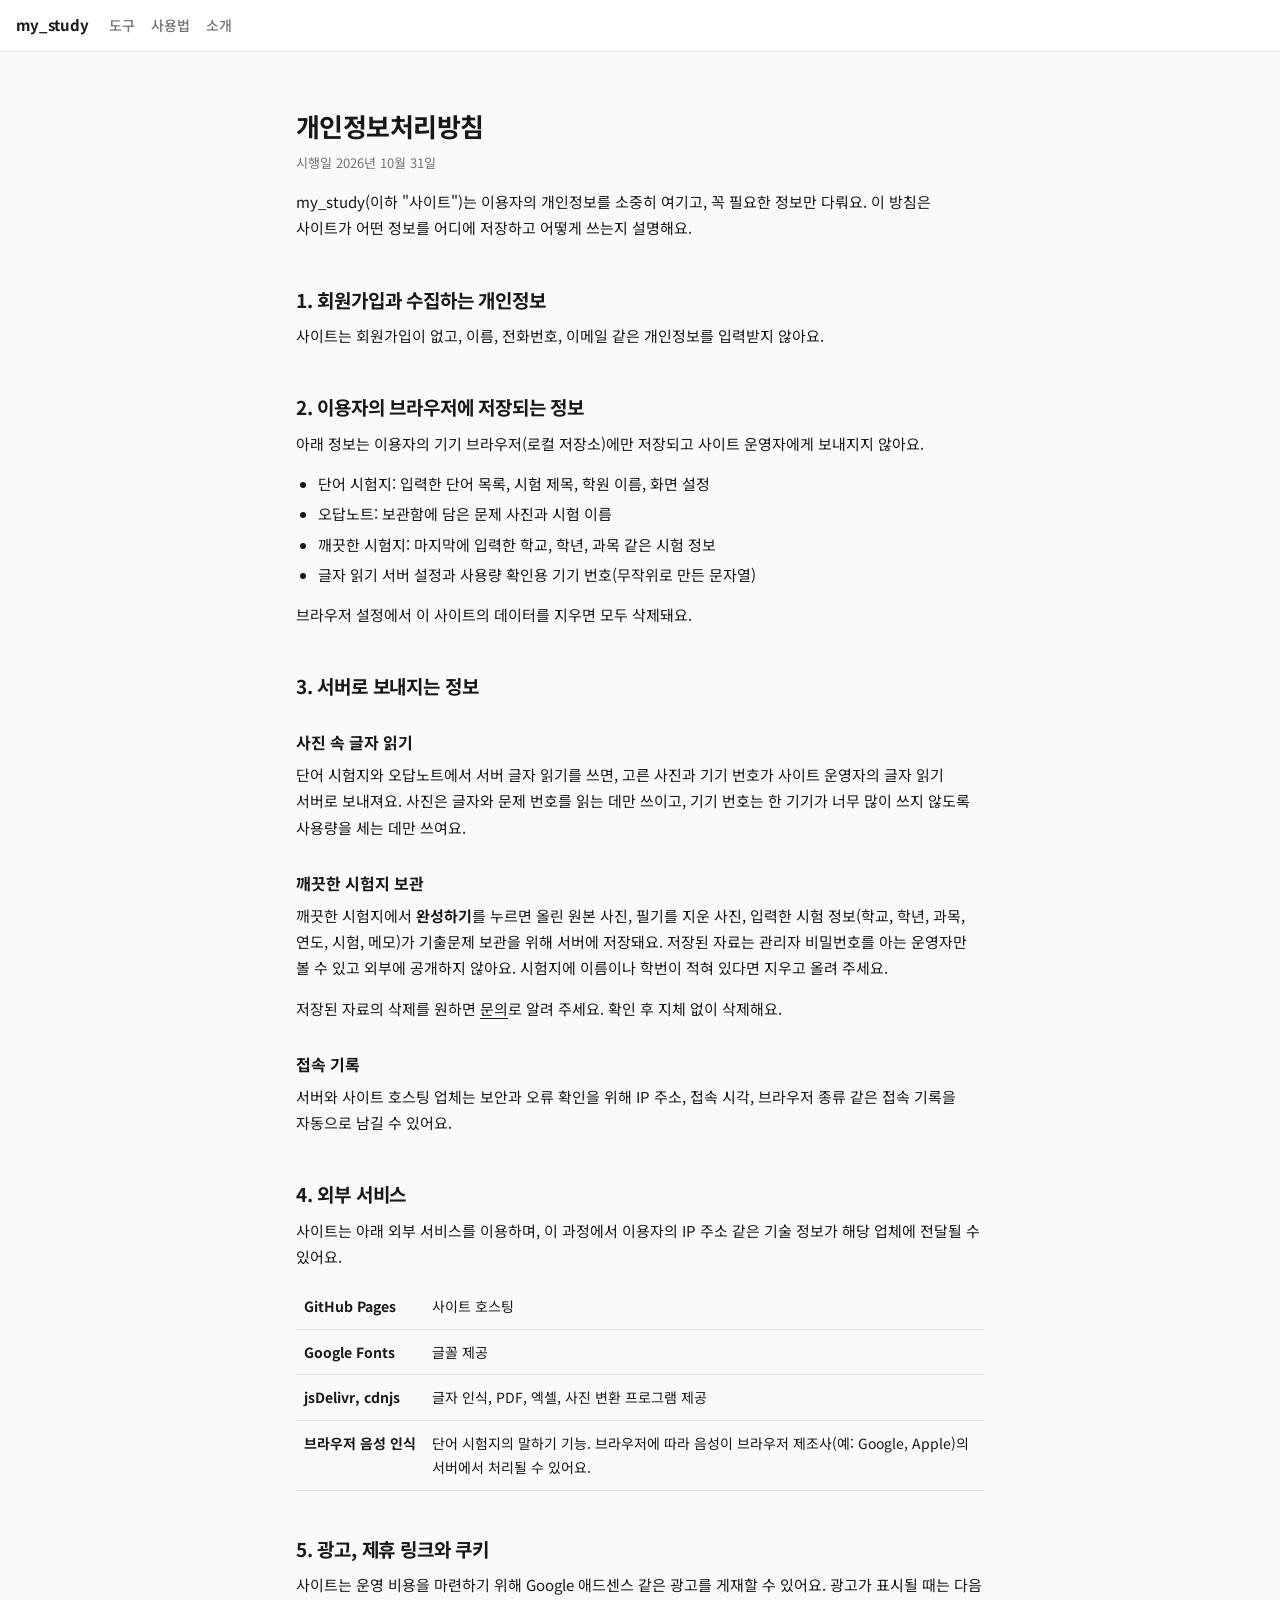
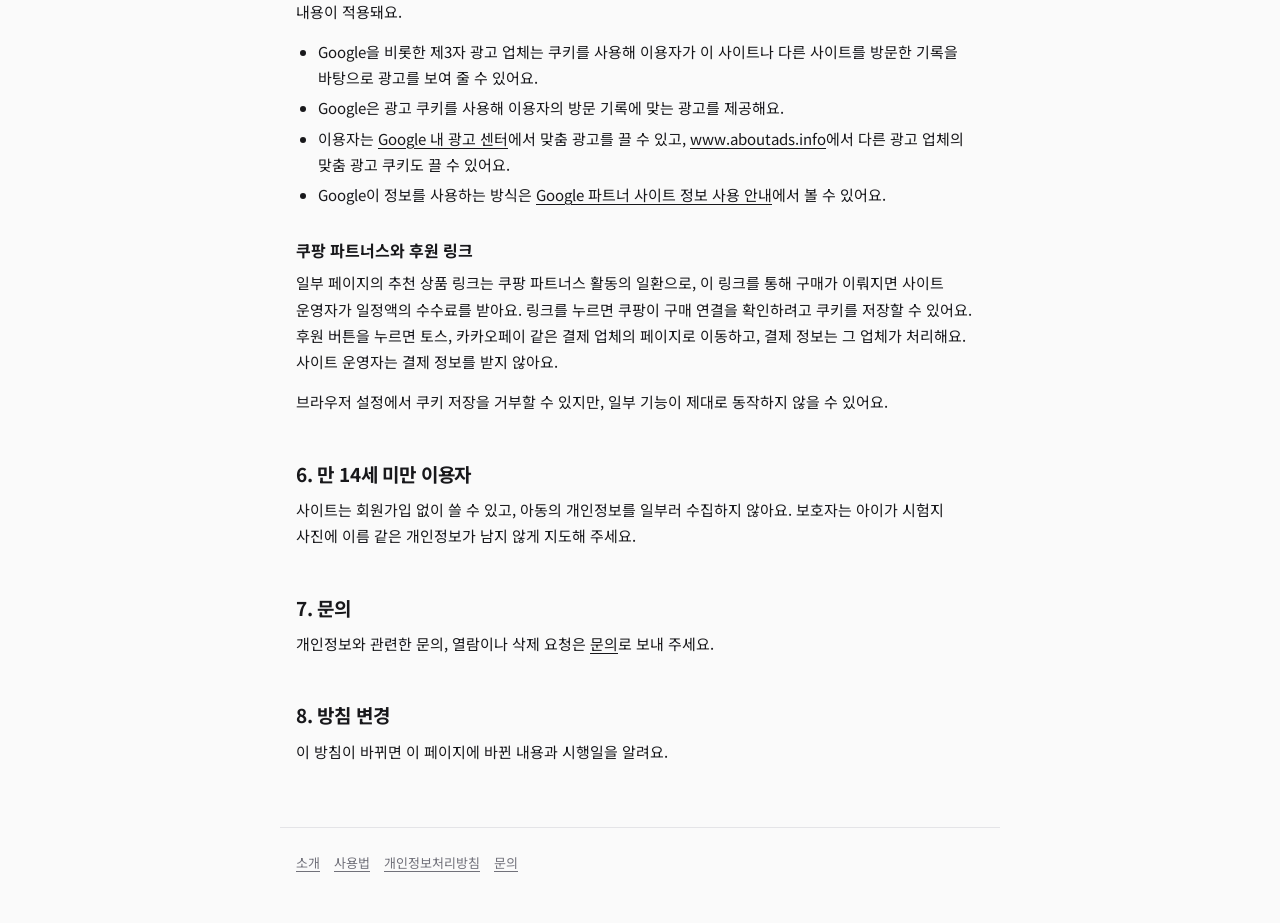
<file: privacy/index.html>
<!DOCTYPE html>
<html lang="ko">
<head>
<meta charset="UTF-8">
<meta name="viewport" content="width=device-width, initial-scale=1">
<title>개인정보처리방침 · my_study</title>
<meta name="description" content="my_study가 어떤 정보를 어디에 저장하고 어떻게 쓰는지 안내해요.">
<meta property="og:type" content="article">
<meta property="og:site_name" content="my_study">
<meta property="og:title" content="개인정보처리방침 · my_study">
<link rel="icon" href="../favicon.svg" type="image/svg+xml">
<link rel="preconnect" href="https://fonts.googleapis.com">
<link href="https://fonts.googleapis.com/css2?family=Noto+Sans+KR:wght@400;500;700&display=swap" rel="stylesheet">
<link rel="stylesheet" href="../site.css">
</head>
<body>
<header class="bar">
  <a class="brand" href="../">my_study</a>
  <nav aria-label="사이트 메뉴">
    <a href="../">도구</a>
    <a href="../guide/">사용법</a>
    <a href="../about/">소개</a>
  </nav>
</header>
<main>
  <h1>개인정보처리방침</h1>
  <p class="meta">시행일 2026년 10월 31일</p>
  <p>my_study(이하 "사이트")는 이용자의 개인정보를 소중히 여기고, 꼭 필요한 정보만 다뤄요. 이 방침은 사이트가 어떤 정보를 어디에 저장하고 어떻게 쓰는지 설명해요.</p>

  <h2>1. 회원가입과 수집하는 개인정보</h2>
  <p>사이트는 회원가입이 없고, 이름, 전화번호, 이메일 같은 개인정보를 입력받지 않아요.</p>

  <h2>2. 이용자의 브라우저에 저장되는 정보</h2>
  <p>아래 정보는 이용자의 기기 브라우저(로컬 저장소)에만 저장되고 사이트 운영자에게 보내지지 않아요.</p>
  <ul>
    <li>단어 시험지: 입력한 단어 목록, 시험 제목, 학원 이름, 화면 설정</li>
    <li>오답노트: 보관함에 담은 문제 사진과 시험 이름</li>
    <li>깨끗한 시험지: 마지막에 입력한 학교, 학년, 과목 같은 시험 정보</li>
    <li>글자 읽기 서버 설정과 사용량 확인용 기기 번호(무작위로 만든 문자열)</li>
  </ul>
  <p>브라우저 설정에서 이 사이트의 데이터를 지우면 모두 삭제돼요.</p>

  <h2>3. 서버로 보내지는 정보</h2>
  <h3>사진 속 글자 읽기</h3>
  <p>단어 시험지와 오답노트에서 서버 글자 읽기를 쓰면, 고른 사진과 기기 번호가 사이트 운영자의 글자 읽기 서버로 보내져요. 사진은 글자와 문제 번호를 읽는 데만 쓰이고, 기기 번호는 한 기기가 너무 많이 쓰지 않도록 사용량을 세는 데만 쓰여요.</p>
  <h3>깨끗한 시험지 보관</h3>
  <p>깨끗한 시험지에서 <strong>완성하기</strong>를 누르면 올린 원본 사진, 필기를 지운 사진, 입력한 시험 정보(학교, 학년, 과목, 연도, 시험, 메모)가 기출문제 보관을 위해 서버에 저장돼요. 저장된 자료는 관리자 비밀번호를 아는 운영자만 볼 수 있고 외부에 공개하지 않아요. 시험지에 이름이나 학번이 적혀 있다면 지우고 올려 주세요.</p>
  <p>저장된 자료의 삭제를 원하면 <a href="../about/#contact">문의</a>로 알려 주세요. 확인 후 지체 없이 삭제해요.</p>
  <h3>접속 기록</h3>
  <p>서버와 사이트 호스팅 업체는 보안과 오류 확인을 위해 IP 주소, 접속 시각, 브라우저 종류 같은 접속 기록을 자동으로 남길 수 있어요.</p>

  <h2>4. 외부 서비스</h2>
  <p>사이트는 아래 외부 서비스를 이용하며, 이 과정에서 이용자의 IP 주소 같은 기술 정보가 해당 업체에 전달될 수 있어요.</p>
  <table>
    <tr><th>GitHub Pages</th><td>사이트 호스팅</td></tr>
    <tr><th>Google Fonts</th><td>글꼴 제공</td></tr>
    <tr><th>jsDelivr, cdnjs</th><td>글자 인식, PDF, 엑셀, 사진 변환 프로그램 제공</td></tr>
    <tr><th>브라우저 음성 인식</th><td>단어 시험지의 말하기 기능. 브라우저에 따라 음성이 브라우저 제조사(예: Google, Apple)의 서버에서 처리될 수 있어요.</td></tr>
  </table>

  <h2>5. 광고, 제휴 링크와 쿠키</h2>
  <p>사이트는 운영 비용을 마련하기 위해 Google 애드센스 같은 광고를 게재할 수 있어요. 광고가 표시될 때는 다음 내용이 적용돼요.</p>
  <ul>
    <li>Google을 비롯한 제3자 광고 업체는 쿠키를 사용해 이용자가 이 사이트나 다른 사이트를 방문한 기록을 바탕으로 광고를 보여 줄 수 있어요.</li>
    <li>Google은 광고 쿠키를 사용해 이용자의 방문 기록에 맞는 광고를 제공해요.</li>
    <li>이용자는 <a href="https://myadcenter.google.com/">Google 내 광고 센터</a>에서 맞춤 광고를 끌 수 있고, <a href="https://www.aboutads.info/choices/">www.aboutads.info</a>에서 다른 광고 업체의 맞춤 광고 쿠키도 끌 수 있어요.</li>
    <li>Google이 정보를 사용하는 방식은 <a href="https://policies.google.com/technologies/partner-sites?hl=ko">Google 파트너 사이트 정보 사용 안내</a>에서 볼 수 있어요.</li>
  </ul>
  <h3>쿠팡 파트너스와 후원 링크</h3>
  <p>일부 페이지의 추천 상품 링크는 쿠팡 파트너스 활동의 일환으로, 이 링크를 통해 구매가 이뤄지면 사이트 운영자가 일정액의 수수료를 받아요. 링크를 누르면 쿠팡이 구매 연결을 확인하려고 쿠키를 저장할 수 있어요. 후원 버튼을 누르면 토스, 카카오페이 같은 결제 업체의 페이지로 이동하고, 결제 정보는 그 업체가 처리해요. 사이트 운영자는 결제 정보를 받지 않아요.</p>
  <p>브라우저 설정에서 쿠키 저장을 거부할 수 있지만, 일부 기능이 제대로 동작하지 않을 수 있어요.</p>

  <h2>6. 만 14세 미만 이용자</h2>
  <p>사이트는 회원가입 없이 쓸 수 있고, 아동의 개인정보를 일부러 수집하지 않아요. 보호자는 아이가 시험지 사진에 이름 같은 개인정보가 남지 않게 지도해 주세요.</p>

  <h2>7. 문의</h2>
  <p>개인정보와 관련한 문의, 열람이나 삭제 요청은 <a href="../about/#contact">문의</a>로 보내 주세요.</p>

  <h2>8. 방침 변경</h2>
  <p>이 방침이 바뀌면 이 페이지에 바뀐 내용과 시행일을 알려요.</p>
</main>
<footer class="foot">
  <a href="../about/">소개</a><a href="../guide/">사용법</a><a href="../privacy/">개인정보처리방침</a><a href="../about/#contact">문의</a>
</footer>
</body>
</html>
</file>
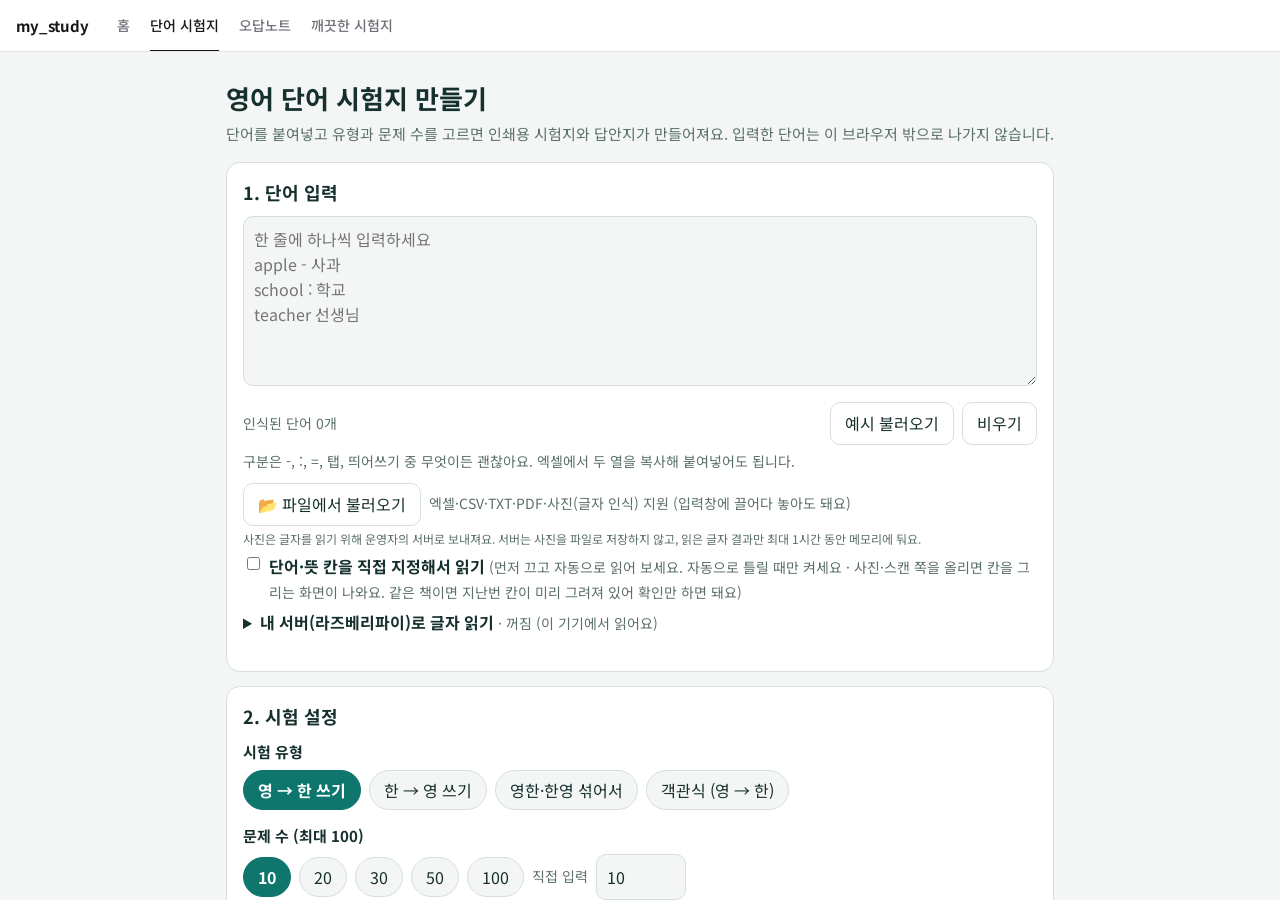
<file: word-test/index.html>
<!DOCTYPE html>
<html lang="ko">
<head>
<script src="../shell.js"></script>
<meta charset="utf-8">
<meta name="viewport" content="width=device-width, initial-scale=1, viewport-fit=cover">
<title>영어 단어 시험지 만들기</title>
<link href="https://fonts.googleapis.com/css2?family=Noto+Sans+KR:wght@400;700&display=swap" rel="stylesheet">
<style>
:root{--bg:#f3f6f5;--card:#fff;--ink:#16302d;--mute:#5b706c;--line:#d5e0dd;--acc:#0f766e;--accink:#fff;--warn:#b45309;box-sizing:border-box;padding-top:env(safe-area-inset-top,0px);padding-bottom:env(safe-area-inset-bottom,0px)}
@media (prefers-color-scheme:dark){:root:not([data-theme="light"]){--bg:#0f1a19;--card:#172625;--ink:#e6f2ef;--mute:#9bb5b0;--line:#2b403d;--acc:#2dd4bf;--accink:#06201d;--warn:#fbbf24}}
:root[data-theme="dark"]{--bg:#0f1a19;--card:#172625;--ink:#e6f2ef;--mute:#9bb5b0;--line:#2b403d;--acc:#2dd4bf;--accink:#06201d;--warn:#fbbf24}
*{box-sizing:border-box}
body{margin:0;background:var(--bg);color:var(--ink);font-family:"Noto Sans KR","Apple SD Gothic Neo","Malgun Gothic",system-ui,sans-serif;line-height:1.55}
.wrap{max-width:860px;margin:0 auto;padding:20px 16px 48px}
h1{font-size:26px;margin:6px 0 4px}h2{font-size:18px;margin:0 0 10px}
.lead{color:var(--mute);margin:0 0 16px;font-size:15px}
.card{background:var(--card);border:1px solid var(--line);border-radius:14px;padding:16px;margin-bottom:14px}
textarea,input[type=text],input[type=number]{width:100%;font:inherit;color:var(--ink);background:var(--bg);border:1px solid var(--line);border-radius:10px;padding:10px}
textarea{min-height:170px;resize:vertical}
.row{display:flex;flex-wrap:wrap;gap:8px;align-items:center;margin-top:10px}
.mute{color:var(--mute);font-size:14px}
button{font:inherit;cursor:pointer}
.btn{border:1px solid var(--line);background:var(--card);color:var(--ink);border-radius:10px;padding:8px 14px}
.cta{border:0;background:var(--acc);color:var(--accink);border-radius:10px;padding:12px 20px;font-weight:700;font-size:16px}
.pill{display:inline-block;border:1px solid var(--line);background:var(--bg);color:var(--ink);border-radius:99px;padding:7px 14px;cursor:pointer}
.pill.on,input:checked+.pill{background:var(--acc);color:var(--accink);border-color:var(--acc);font-weight:700}
label.o input{position:absolute;opacity:0}
input:focus-visible+.pill,button:focus-visible{outline:2px solid var(--acc);outline-offset:2px}
.grid2{display:grid;grid-template-columns:1fr 1fr;gap:10px}
@media (max-width:560px){.grid2{grid-template-columns:1fr}}
.lab{display:block;font-weight:700;margin:14px 0 6px;font-size:15px}
#num{width:90px;display:inline-block}
#msg{margin-top:10px;color:var(--warn);font-size:14px;min-height:20px}
.paper{background:#fff;color:#111;border:1px solid var(--line);border-radius:6px;padding:26px 28px;margin-bottom:14px}
.ph{text-align:center;margin-bottom:12px}.pa{font-size:13px;color:#555}.ph h2{font-size:22px;margin:2px 0 8px}
.pf{display:flex;justify-content:space-between;gap:16px;font-size:14px;margin:8px 0}
.pf span{flex:1;text-align:left;white-space:nowrap}.pf i{display:inline-block;border-bottom:1px solid #333;width:90px;height:1em}.pf i.s{width:40px}
.pi{font-size:14px;margin:6px 0 0;color:#333}
table{width:100%;border-collapse:collapse}
td{padding:7px 6px;border-bottom:1px solid #ddd;vertical-align:middle;font-size:15px}
tr{break-inside:avoid}
td.no{width:34px;color:#555;text-align:right}td.q{width:46%}td.a{border-bottom:1px solid #777}
td.q b{font-size:16px}
.al{font-size:11px;color:#777}
body.solving .ui,body.solving #out{display:none!important}
.sv{max-width:560px;margin:0 auto}
.qbig{font-size:34px;font-weight:700;text-align:center;margin:18px 0 8px;word-break:break-word}
.prog{height:8px;background:var(--line);border-radius:99px;overflow:hidden}.prog i{display:block;height:100%;background:var(--acc)}
.mcs{display:grid;gap:10px;margin-top:12px}.mc{text-align:left;padding:12px 14px;font-size:17px}
.good{color:var(--acc);font-weight:700;font-size:18px}.badc{color:var(--warn);font-weight:700;font-size:18px}
.rt{width:100%;font-size:14px;margin-top:12px}.rt td,.rt th{border-bottom:1px solid var(--line);padding:6px 4px;text-align:left}.rt th{color:var(--mute);font-weight:400}
#ans{flex:1;min-width:160px;font-size:18px}
.rvt{width:100%;border-collapse:collapse;margin-top:8px}.rvt td,.rvt th{border-bottom:1px solid var(--line);padding:5px 4px;text-align:left;vertical-align:middle;font-size:14px}.rvt th{color:var(--mute);font-weight:400}
.rvt input[type=text]{padding:6px 8px;font-size:14px;min-width:90px}.rvt tr.wr td{background:rgba(180,83,9,.12)}.tag{font-size:11px;color:var(--warn)}em{font-style:normal;font-size:11px;color:#666;border:1px solid #bbb;border-radius:4px;padding:0 4px;margin-left:6px}
.crw{overflow-x:auto;border:1px solid var(--line);border-radius:6px;background:#fff;line-height:0}.crc{display:block;max-width:none}
.crow td{padding-top:0}
.pkg{display:grid;grid-template-columns:repeat(auto-fill,minmax(84px,1fr));gap:8px;max-height:360px;overflow:auto;margin-top:8px;padding:2px}
.th{border:2px solid var(--line);border-radius:8px;padding:3px;text-align:center;cursor:pointer;font-size:12px;color:var(--mute);user-select:none}
.th canvas{width:100%;display:block;border-radius:4px;background:#eee}
.th.on{border-color:var(--acc);color:var(--acc);font-weight:700}
#pv{position:fixed;left:0;top:0;right:0;bottom:0;background:rgba(0,0,0,.82);z-index:50;display:flex;align-items:flex-start;justify-content:center;padding:12px;overflow:auto;cursor:zoom-out}#pv[hidden]{display:none}#pv img{max-width:100%;background:#fff}
.cmw{position:fixed;left:0;top:0;right:0;bottom:0;background:rgba(0,0,0,.78);z-index:60;display:flex;align-items:flex-start;justify-content:center;padding:10px;overflow:auto}.cmw[hidden]{display:none}
.cmb{background:var(--bg,#fff);color:inherit;border-radius:12px;padding:12px;max-width:940px;width:100%}
#cmc{display:block;margin:8px auto;max-width:100%;touch-action:none;cursor:crosshair;border:1px solid var(--line);border-radius:6px}
.cmb button.on{outline:2px solid var(--acc)}
.rvsel{padding:6px 8px;font-size:14px;border:1px solid var(--line);border-radius:8px;background:transparent;color:inherit;max-width:100%}
.pgl{background:none;border:0;color:var(--acc);text-decoration:underline;cursor:pointer;font-size:12px;padding:0}
.ch{display:grid;grid-template-columns:1fr 1fr;gap:2px 12px;margin-top:4px;font-size:14px}
tr.w td{height:38px}
@media print{
 :root{padding:0}
 body{background:#fff;color:#000}
 .ui{display:none!important}
 .paper{display:none!important;border:0;padding:0;margin:0}
 body[data-print="test"] #testPaper,body[data-print="key"] #keyPaper{display:block!important}
 @page{size:A4;margin:14mm}
}
</style>
</head>
<body>
<div class="wrap">
<div id="solve" hidden></div>
<div id="pv" hidden><img id="pvi" alt="원본 쪽"></div>
<div id="cm" class="cmw" hidden><div class="cmb"><b>읽을 칸 지정</b><div class="mute" id="cmH" style="margin:4px 0"></div><div class="row"><button class="btn" id="cmB0" type="button">① 단어 칸 그리기</button><button class="btn" id="cmB1" type="button">② 뜻 칸 그리기</button><button class="btn" id="cmClr" type="button">모두 지우기</button></div><canvas id="cmc" width="300" height="300"></canvas><div class="row"><button class="cta" id="cmOk" type="button" disabled>이 칸으로 읽기</button><button class="btn" id="cmSkip" type="button">건너뛰고 자동으로 읽기</button></div></div></div>
<div class="ui">
<h1>영어 단어 시험지 만들기</h1>
<p class="lead">단어를 붙여넣고 유형과 문제 수를 고르면 인쇄용 시험지와 답안지가 만들어져요. 입력한 단어는 이 브라우저 밖으로 나가지 않습니다.</p>

<div class="card">
<h2>1. 단어 입력</h2>
<textarea id="words" placeholder="한 줄에 하나씩 입력하세요&#10;apple - 사과&#10;school : 학교&#10;teacher 선생님"></textarea>
<div class="row"><span id="cnt" class="mute">인식된 단어 0개</span><span style="flex:1"></span><button class="btn" id="sample" type="button">예시 불러오기</button><button class="btn" id="clear" type="button">비우기</button></div>
<div class="mute" style="margin-top:6px">구분은 -, :, =, 탭, 띄어쓰기 중 무엇이든 괜찮아요. 엑셀에서 두 열을 복사해 붙여넣어도 됩니다.</div>
<div class="row"><button class="btn" id="pick" type="button">📂 파일에서 불러오기</button><input id="file" type="file" accept=".xlsx,.xls,.csv,.txt,.pdf,.png,.jpg,.jpeg,.webp,.heic,.heif" multiple style="display:none"><span class="mute">엑셀·CSV·TXT·PDF·사진(글자 인식) 지원 (입력창에 끌어다 놓아도 돼요)</span></div>
<div class="mute" style="font-size:12px;margin-top:4px">사진은 글자를 읽기 위해 운영자의 서버로 보내져요. 서버는 사진을 파일로 저장하지 않고, 읽은 글자 결과만 최대 1시간 동안 메모리에 둬요.</div>
<div class="row" style="margin-top:6px"><label style="display:flex;gap:6px;align-items:flex-start"><input type="checkbox" id="colUse" style="margin-top:3px"><span><b>단어·뜻 칸을 직접 지정해서 읽기</b> <span class="mute">(먼저 끄고 자동으로 읽어 보세요. 자동으로 틀릴 때만 켜세요 · 사진·스캔 쪽을 올리면 칸을 그리는 화면이 나와요. 같은 책이면 지난번 칸이 미리 그려져 있어 확인만 하면 돼요)</span></span></label></div>
<details id="srvBox" style="margin-top:6px"><summary><b>내 서버(라즈베리파이)로 글자 읽기</b> <span class="mute" id="srvSt"></span></summary>
<div class="row"><span class="mute">서버 주소</span><input type="text" id="srvUrl" placeholder="https://pi.xxxx.ts.net" style="flex:1;min-width:200px" autocomplete="off"></div>
<div class="row"><span class="mute">비밀번호</span><input type="password" id="srvTok" style="flex:1;min-width:160px" autocomplete="off"><button class="btn" id="srvTest" type="button">연결 확인</button></div>
<div class="mute" id="srvMsg">기본으로 이 사이트의 서버가 글자를 읽어 줘요. 무료로 쓸 수 있는 양에는 제한이 있어요. 비밀번호는 서버 주인만 넣으면 돼요(넣으면 제한이 없어요). 파이가 켜져 있으면 항상 서버로 읽고, 꺼져 있거나 제한을 넘으면 이 기기에서 읽어요.</div>
<div class="row"><button class="btn" id="srvLink" type="button">다른 기기(폰·태블릿)용 연결 링크 만들기</button></div><div class="row"><input type="text" id="srvLinkOut" readonly hidden style="flex:1;min-width:200px"></div></details>
<div id="imsg" class="mute" role="status" style="min-height:20px"></div>
<div id="pk" class="card" hidden style="margin-top:10px">
<h2>읽을 쪽 고르기</h2>
<div class="mute" id="pkInfo"></div>
<div class="row"><span class="mute">쪽 번호</span><input type="text" id="pkRange" placeholder="예: 5-9, 12" style="flex:1;min-width:140px"><button class="btn" id="pkOK" type="button">적용</button><button class="btn" id="pkFirst" type="button">처음 10쪽</button><button class="btn" id="pkNone" type="button">선택 해제</button></div>
<div class="pkg" id="pkGrid"></div>
<div class="mute" style="margin-top:6px">단어가 나오는 쪽만 골라 주세요. 글자 인식은 한 쪽에 10~30초쯤 걸리고 문제·퀴즈 쪽은 단어가 잘못 묶일 수 있어서, 한 번에 10쪽 안팎을 권장해요.</div>
<div class="row"><button class="cta" id="pkGo" type="button">선택한 쪽 읽기</button><button class="btn" id="pkStop" type="button" hidden>중단</button><button class="btn" id="pkCancel" type="button">닫기</button></div>
</div>
<div id="rv" class="card" hidden style="margin-top:10px">
<h2>불러온 단어 확인</h2>
<div class="mute" id="rvinfo"></div>
<div class="row" style="margin:4px 0"><label><input type="checkbox" id="rvCrop" checked> 줄마다 원본 글자 보기 (읽은 결과를 사진과 바로 맞춰 볼 수 있어요)</label></div>
<div class="mute" style="margin:2px 0"><button type="button" class="btn" id="rvDiag">인식 결과 파일 받기 (잘못 읽혔을 때 개발자에게 보내는 용도)</button> <button type="button" class="btn" id="rvCopy">서버가 읽은 글자 복사하기</button></div>
<div class="mute" style="margin:2px 0"><textarea id="rvCopyOut" readonly hidden rows="6" style="width:100%;font-size:12px"></textarea></div>
<div class="row"><label><input type="checkbox" id="rvStrip" checked> 괄호·대괄호 안 설명 빼기</label><label><input type="checkbox" id="rvSub"> 파생어(NEW·◎)도 후보에 넣기</label></div>
<div class="row"><span class="mute">읽기 방식</span><select id="rvMode" class="rvsel"><option value="">자동으로 고르기</option><option value="V">목록형 (단어 왼쪽, 뜻 오른쪽·아래)</option><option value="C">그림 카드형 (단어 옆·아래에 뜻)</option><option value="T">열 표형 (번호·단어 | 뜻 | 예문)</option></select></div>
<div class="row" id="rvSlWrap"><span class="mute">뜻이 시작되는 위치</span><input type="range" id="rvSl" min="10" max="70" value="30" style="flex:1;min-width:140px"><span class="mute" id="rvSlv"></span></div>
<div class="mute">표제어와 뜻이 서로 섞여 읽히면 위 막대를 좌우로 움직여 보세요.</div>
<div style="overflow-x:auto"><table class="rvt" id="rvt"></table></div>
<div class="row"><button class="cta" id="rvAdd" type="button">선택한 단어를 입력창에 추가</button><button class="btn" id="rvAll" type="button">전체 선택/해제</button><button class="btn" id="rvCancel" type="button">닫기</button></div>
<div class="mute" style="margin-top:6px">노란 줄의 ⚠는 글자가 잘못 읽혔을 가능성이 커요. 영어나 뜻을 눌러 바로 고칠 수 있습니다.</div>
</div>
</div>

<div class="card">
<h2>2. 시험 설정</h2>
<span class="lab" style="margin-top:0">시험 유형</span>
<div class="row" style="margin-top:0">
<label class="o"><input type="radio" name="type" value="ek" checked><span class="pill">영 → 한 쓰기</span></label>
<label class="o"><input type="radio" name="type" value="ke"><span class="pill">한 → 영 쓰기</span></label>
<label class="o"><input type="radio" name="type" value="mix"><span class="pill">영한·한영 섞어서</span></label>
<label class="o"><input type="radio" name="type" value="mc"><span class="pill">객관식 (영 → 한)</span></label>
</div>
<span class="lab">문제 수 (최대 100)</span>
<div class="row" style="margin-top:0" id="ns">
<button type="button" class="pill on" data-n="10">10</button><button type="button" class="pill" data-n="20">20</button><button type="button" class="pill" data-n="30">30</button><button type="button" class="pill" data-n="50">50</button><button type="button" class="pill" data-n="100">100</button>
<span class="mute">직접 입력</span><input id="num" type="number" min="1" max="100" value="10">
</div>
<span class="lab">뜻이 여러 개인 단어</span>
<div class="row" style="margin-top:0">
<label class="o"><input type="radio" name="mm" value="split" checked><span class="pill">뜻마다 따로 문제로</span></label>
<label class="o"><input type="radio" name="mm" value="join"><span class="pill">뜻을 합쳐서 한 문제로</span></label>
</div>
<div class="mute" style="margin-top:6px">예: bank - 은행, 둥 → 따로 출제하면 뜻 ①(은행), ②(둥)을 각각 다른 문제로 냅니다. 뜻은 쉼표, 세미콜론, 슬래시로 나뉘고, 괄호 안의 쉼표는 나누지 않아요.</div>
<div class="grid2">
<div><span class="lab">시험 제목</span><input type="text" id="title" value="영어 단어 시험"></div>
<div><span class="lab">학원 이름 (선택)</span><input type="text" id="academy" placeholder="예: OO영어학원"></div>
</div>
<div class="row"><label><input type="checkbox" id="shuffle" checked> 단어 순서 섞기</label><label><input type="checkbox" id="fields" checked> 이름·날짜·점수란 넣기</label></div>
<div class="row"><button class="cta" id="make" type="button">시험지 만들기</button></div>
<div id="msg" role="status"></div>
</div>
</div>

<div id="out" hidden>
<div class="card ui">
<div class="row" style="margin-top:0">
<button class="pill on" id="tTest" type="button">시험지 보기</button><button class="pill" id="tKey" type="button">답안지 보기</button>
<span style="flex:1"></span>
<button class="cta" id="pTest" type="button">시험지 인쇄</button><button class="btn" id="pKey" type="button">답안지 인쇄</button>
</div>
<div class="mute" style="margin-top:8px">인쇄 창에서 대상을 PDF로 저장으로 고르면 파일로 저장돼요. 인쇄가 열리지 않으면 이 파일을 브라우저에서 직접 열어서 사용해 보세요.</div>
<span class="lab">재시험지 만들기</span>
<div class="row" style="margin-top:0"><input type="text" id="wrong" placeholder="틀린 문제 번호 입력 (예: 2, 5, 9)" style="flex:1;min-width:200px"><button class="btn" id="retest" type="button">재시험지 만들기</button></div>
</div>
<div class="card ui"><h2>온라인으로 시험 보기</h2>
<div class="row" style="margin-top:0"><label><input type="checkbox" id="optFb"> 문제마다 정답 바로 보여주기</label><label><input type="checkbox" id="optLen" checked> 같은 단어의 다른 뜻도 정답 인정</label></div>
<div class="row"><button class="cta" id="solveBtn" type="button">온라인으로 풀어보기</button><button class="btn" id="linkBtn" type="button">학생용 링크 만들기</button></div>
<div class="mute" style="margin-top:8px">정답은 키보드로 입력하거나 마이크(음성 인식)로 말할 수 있어요. 객관식은 보기를 누르면 됩니다. 학생용 링크는 이 시험지를 그대로 열어주며, 링크에 정답이 포함돼 있어서 연습용·학원 내부용으로 쓰세요.</div>
<div class="mute" id="lmsg" style="margin-top:8px"></div></div>
<div id="testPaper" class="paper"></div>
<div id="keyPaper" class="paper"></div>
</div>
</div>

<script>
var $=function(id){return document.getElementById(id)};
var words=[],exam=null,mode="test";
function esc(s){return String(s).replace(/[&<>"]/g,function(c){return{"&":"&amp;","<":"&lt;",">":"&gt;",'"':"&quot;"}[c]})}
function shuf(a){a=a.slice();for(var i=a.length-1;i>0;i--){var j=Math.floor(Math.random()*(i+1)),t=a[i];a[i]=a[j];a[j]=t}return a}
function split(l){var m;
 if(l.indexOf("\t")>=0)m=l.split("\t");
 else if(/\s[-–—]\s/.test(l))m=l.split(/\s[-–—]\s/);
 else if(l.indexOf("=")>=0)m=l.split("=");
 else if(l.indexOf(":")>=0)m=l.split(":");
 else{var k=l.search(/[가-힣]/);if(k<=0)return null;m=[l.slice(0,k),l.slice(k)]}
 var en=m[0].trim(),ko=m.slice(1).join(" ").trim();
 return en&&ko?{en:en,ko:ko}:null}
function parse(){var seen={},out=[],bad=0;
 $("words").value.split(/\r?\n/).forEach(function(l){l=l.trim();if(!l)return;var p=split(l);if(!p){bad++;return}var k=p.en.toLowerCase();if(seen[k]!==undefined){var w0=out[seen[k]];splitMeanings(p.ko).forEach(function(m){if(w0.kos.indexOf(m)<0)w0.kos.push(m)});w0.ko=w0.kos.join(", ");return}seen[k]=out.length;var kos=splitMeanings(p.ko);out.push({en:p.en,ko:kos.join(", "),kos:kos})});
 words=out;var mm=out.filter(function(w){return w.kos.length>1}).length;$("cnt").textContent="인식된 단어 "+out.length+"개"+(bad?" (읽지 못한 줄 "+bad+"개)":"");
 if(mm)$("cnt").textContent+=" · 뜻이 여러 개인 단어 "+mm+"개";try{localStorage.setItem("wt-words",$("words").value)}catch(e){}}
function mk(w,type){var it={en:w.en,ko:w.ko,dir:type==="mix"?(Math.random()<.5?"ek":"ke"):type};
 if(type==="mc"){var seen={},o=[];shuf(words).forEach(function(x){if(x.ko!==w.ko&&!seen[x.ko]&&o.length<3){seen[x.ko]=1;o.push(x.ko)}});o.push(w.ko);it.opts=shuf(o);it.a=it.opts.indexOf(w.ko)}
 return it}
var curSplit=true,CN="①②③④⑤⑥⑦⑧⑨⑩";
function splitMeanings(s){s=s.replace(/\s+(?:n|v|adj|adv|prep|conj|pron)\.\s*/gi,";");
 var out=[],cur="",d=0;
 for(var i=0;i<s.length;i++){var c=s.charAt(i);
  if("([（".indexOf(c)>=0)d++;else if(")]）".indexOf(c)>=0)d=Math.max(0,d-1);
  if(d===0&&/[;,，；\/、\u2460-\u2469]/.test(c)){out.push(cur);cur=""}else cur+=c}
 out.push(cur);
 out=out.map(function(x){return x.replace(/^(?:n|v|adj|adv|prep|conj|pron)\.\s*/i,"").trim()}).filter(Boolean);
 return out.length?out:[s.trim()]}
function poolOf(){var p=[];words.forEach(function(w){
 if(curSplit&&w.kos.length>1)w.kos.forEach(function(m,i){p.push({en:w.en,ko:m,all:w.kos,idx:i,n:w.kos.length})});
 else p.push({en:w.en,ko:w.kos.join(", "),all:w.kos,idx:0,n:1})});return p}
function mk(w,type){var it={en:w.en,ko:w.ko,all:w.all||[w.ko],idx:w.idx||0,n:w.n||1,dir:type==="mix"?(Math.random()<.5?"ek":"ke"):type};
 if(type==="mc"){var ex={};it.all.forEach(function(k){ex[k]=1});ex[w.ko]=1;var seen={},o=[],D=[];
  words.forEach(function(x){if(curSplit)x.kos.forEach(function(m){D.push(m)});else D.push(x.kos.join(", "))});
  shuf(D).forEach(function(k){if(!ex[k]&&!seen[k]&&o.length<3){seen[k]=1;o.push(k)}});
  o.push(w.ko);it.opts=shuf(o);it.a=it.opts.indexOf(w.ko)}
 return it}
function mt(it){return it.n>1?'<em>뜻 '+(it.idx<10?CN.charAt(it.idx):it.idx+1)+'</em>':""}
function al(it){return it.n>1?' <span class="al">(전체: '+esc(it.all.join(", "))+')</span>':""}
function make(){parse();var msg=$("msg");msg.textContent="";
 if(!words.length){msg.textContent="단어를 먼저 입력해 주세요. 한 줄에 하나씩, 예: apple - 사과";return}
 var type=document.querySelector("input[name=type]:checked").value;
 if(type==="mc"&&words.length<4){msg.textContent="객관식은 단어가 4개 이상 필요해요.";return}
 var n=Math.max(1,Math.min(100,parseInt($("num").value,10)||10));
 curSplit=document.querySelector("input[name=mm]:checked").value==="split";var pool=poolOf();if(n>pool.length){n=pool.length;msg.textContent="단어가 "+n+"개라서 "+n+"문제로 만들었어요."}
 var idx=shuf(pool.map(function(_,i){return i})).slice(0,n);
 if(!$("shuffle").checked)idx.sort(function(a,b){return a-b});
 exam={type:type,items:idx.map(function(i){return mk(pool[i],type)})};
 try{localStorage.setItem("wt-title",$("title").value);localStorage.setItem("wt-ac",$("academy").value)}catch(e){}
 render();$("out").hidden=false;$("out").scrollIntoView({behavior:"smooth"})}
var SUB={ek:"다음 영어 단어의 뜻을 우리말로 쓰시오.",ke:"다음 우리말에 해당하는 영어 단어를 쓰시오.",mix:"문제 옆 표시를 보고, 영어는 뜻을 우리말로, 우리말은 영어 단어로 쓰시오.",mc:"다음 영어 단어의 뜻으로 알맞은 것을 고르시오."};
function paper(key){var e=exam,n=e.items.length,t=$("title").value||"영어 단어 시험",ac=$("academy").value.trim();
 var h='<div class="ph">'+(ac?'<div class="pa">'+esc(ac)+'</div>':'')+'<h2>'+esc(t)+(key?" - 정답":"")+'</h2>';
 if(!key&&$("fields").checked)h+='<div class="pf"><span>이름 <i></i></span><span>날짜 <i></i></span><span>점수 <i class="s"></i> / '+n+'</span></div>';
 h+='<p class="pi">'+SUB[e.type]+'</p></div><table>';
 e.items.forEach(function(it,i){var no='<td class="no">'+(i+1)+'.</td>';
  if(it.dir==="mc"){h+='<tr>'+no+'<td class="q"><b>'+esc(it.en)+'</b>'+mt(it)+(key?'':'<div class="ch">'+it.opts.map(function(o,j){return'<span>'+"①②③④"[j]+" "+esc(o)+'</span>'}).join("")+'</div>')+'</td><td class="a">'+(key?"①②③④"[it.a]+" "+esc(it.ko)+al(it):"")+'</td></tr>';return}
  var q=it.dir==="ke"?it.ko:it.en,a=it.dir==="ke"?it.en:it.ko,tag=e.type==="mix"?"<em>"+(it.dir==="ek"?"영→한":"한→영")+"</em>":"";
  h+='<tr class="w">'+no+'<td class="q"><b>'+esc(q)+'</b>'+tag+(it.dir==="ek"?mt(it):"")+'</td><td class="a">'+(key?esc(a)+(it.dir==="ek"?al(it):""):"")+'</td></tr>'});
 return h+'</table>'}
function render(){$("testPaper").innerHTML=paper(false);$("keyPaper").innerHTML=paper(true);show(mode)}
function show(m){mode=m;$("testPaper").style.display=m==="test"?"block":"none";$("keyPaper").style.display=m==="key"?"block":"none";$("tTest").classList.toggle("on",m==="test");$("tKey").classList.toggle("on",m==="key")}
function doPrint(m){document.body.setAttribute("data-print",m);setTimeout(function(){try{window.print()}catch(e){$("msg").textContent="이 화면에서는 인쇄가 막혀 있어요. 파일을 브라우저에서 직접 열어 인쇄해 주세요."}},50)}
function retest(){if(!exam)return;var n=exam.items.length;var nums=($("wrong").value.match(/\d+/g)||[]).map(Number).filter(function(x){return x>=1&&x<=n});
 nums=nums.filter(function(x,i){return nums.indexOf(x)===i});
 if(!nums.length){$("msg").textContent="1~"+n+" 사이의 틀린 문제 번호를 입력해 주세요.";return}
 var ws=nums.map(function(x){return exam.items[x-1]});
 var t=$("title");if(t.value.indexOf("(재시험)")<0)t.value+=" (재시험)";
 var type=exam.type;if(type==="mc"&&words.length<4){type="ek"}
 exam={type:type,items:shuf(ws).map(function(w){return mk(w,type)})};
 $("msg").textContent=ws.length+"문제로 재시험지를 만들었어요.";$("wrong").value="";render();show("test")}
/*ONLINE-START*/
var SR=window.SpeechRecognition||window.webkitSpeechRecognition,S=null;
function nk(s){return String(s).toLowerCase().replace(/[\s~\-–—.,;:!?'"’“”()\[\]\/·]/g,"")}
function koCands(it,len){var c=[];(len?it.all:[it.ko]).forEach(function(m){c.push(nk(m));c.push(nk(m.replace(/\([^)]*\)/g,"")));c.push(nk(m.replace(/\([^)]*\)/g,"").replace(/^[…~.\s]+(?:을|를|에게|에|와|과|의|이|가|은|는)?\s*/,"")))});return c.filter(Boolean)}
function check(it,g){if(it.dir==="mc")return g===it.a;g=nk(g);if(!g)return false;return it.dir==="ke"?g===nk(it.en):koCands(it,S.cfg.len).indexOf(g)>=0}
function ansText(it){return it.dir==="mc"?it.opts[it.a]:it.dir==="ke"?it.en:(S.cfg.len&&it.n>1?it.all.join(", "):it.ko)}
function qText(it){return it.dir==="ke"?it.ko:it.en}
function givenText(it,a){return it.dir==="mc"?(a.g>=0?it.opts[a.g]:""):a.g}
function startSolve(cfg,back){S={cfg:cfg,i:0,a:[],back:back};document.body.classList.add("solving");$("solve").hidden=false;window.scrollTo(0,0);ask()}
function leave(){document.body.classList.remove("solving");$("solve").hidden=true;S=null}
function ask(){var it=S.cfg.items[S.i],n=S.cfg.items.length;
 var h='<div class="card sv"><div class="row" style="margin-top:0"><span class="mute">'+esc(S.cfg.title)+'</span><span style="flex:1"></span><span class="mute">'+(S.i+1)+' / '+n+'</span></div><div class="prog"><i style="width:'+(S.i/n*100)+'%"></i></div>';
 h+='<div class="qbig">'+esc(qText(it))+(it.dir==="ke"?"":mt(it))+'</div>';
 if(it.dir==="mc"){h+='<div class="mute" style="text-align:center">알맞은 뜻을 고르세요</div><div class="mcs">'+it.opts.map(function(o,j){return'<button class="btn mc" type="button" data-j="'+j+'">'+(j+1)+'. '+esc(o)+'</button>'}).join("")+'</div>'}
 else{h+='<div class="mute" style="text-align:center">'+(it.dir==="ke"?"영어 단어를 쓰거나 말해 보세요":"우리말 뜻을 쓰거나 말해 보세요")+'</div><div class="row"><input id="ans" type="text" autocomplete="off" autocapitalize="off" autocorrect="off" spellcheck="false" placeholder="정답">'+(SR?'<button class="btn" id="mic" type="button">🎤 말하기</button>':'')+'</div><div class="row"><button class="cta" id="ok" type="button">확인</button><button class="btn" id="dk" type="button">모르겠어요</button></div>'}
 h+='<div id="svmsg" class="mute" role="status" style="margin-top:10px"></div></div>';
 $("solve").innerHTML=h;
 if(it.dir==="mc"){Array.prototype.forEach.call($("solve").querySelectorAll(".mc"),function(b){b.onclick=function(){submit(+b.getAttribute("data-j"))}})}
 else{var a=$("ans");$("ok").onclick=function(){submit(a.value)};$("dk").onclick=function(){submit("")};
  a.addEventListener("keydown",function(e){if(e.key==="Enter"&&!e.isComposing){e.preventDefault();$("ok").click()}});
  if($("mic"))$("mic").onclick=listen;a.focus()}}
function submit(g){var it=S.cfg.items[S.i],ok=check(it,g);S.a.push({g:g,ok:ok});
 if(!S.cfg.fb){next();return}
 Array.prototype.forEach.call($("solve").querySelectorAll("button,input"),function(x){x.disabled=true});
 $("svmsg").innerHTML='<div class="'+(ok?"good":"badc")+'">'+(ok?"정답이에요! ⭕":"아쉬워요 ❌")+'</div>'+(ok?"":'<div>정답: <b>'+esc(ansText(it))+'</b></div>')+'<div class="row"><button class="cta" id="nx" type="button">다음</button></div>';
 $("nx").onclick=next;$("nx").focus()}
function next(){S.i++;if(S.i>=S.cfg.items.length)result();else ask()}
function result(){var its=S.cfg.items,n=its.length,r=S.a.filter(function(x){return x.ok}).length,c=S.cfg,back=S.back,A=S.a;
 var h='<div class="card sv"><h2 style="text-align:center">'+esc(c.title)+'</h2><div class="qbig">'+r+' / '+n+'</div><div class="mute" style="text-align:center">정답률 '+Math.round(r/n*100)+'%</div><table class="rt"><tr><th></th><th>문제</th><th>내 답</th><th>정답</th></tr>';
 its.forEach(function(it,i){var a=A[i];h+='<tr><td>'+(a.ok?"⭕":"❌")+'</td><td>'+(i+1)+'. '+esc(qText(it))+'</td><td>'+esc(givenText(it,a)||"(답 없음)")+'</td><td>'+(a.ok?"":esc(ansText(it)))+'</td></tr>'});
 h+='</table><div class="row">'+(r<n?'<button class="cta" id="rw" type="button">틀린 문제만 다시</button>':'')+'<button class="btn" id="ra" type="button">처음부터 다시</button><button class="btn" id="cp" type="button">결과 복사</button>'+(back?'<button class="btn" id="bk" type="button">시험지로 돌아가기</button>':'')+'</div><div id="svmsg" class="mute" role="status" style="margin-top:10px"></div></div>';
 $("solve").innerHTML=h;window.scrollTo(0,0);
 if($("rw"))$("rw").onclick=function(){startSolve({items:shuf(its.filter(function(_,i){return !A[i].ok})),title:c.title.indexOf("(재시험)")<0?c.title+" (재시험)":c.title,fb:c.fb,len:c.len},back)};
 $("ra").onclick=function(){startSolve({items:shuf(its),title:c.title,fb:c.fb,len:c.len},back)};
 if($("bk"))$("bk").onclick=leave;
 $("cp").onclick=function(){var t=c.title+" "+r+"/"+n+"\n"+its.map(function(it,i){return A[i].ok?"":(i+1)+". "+qText(it)+" → "+ansText(it)+" (내 답: "+(givenText(it,A[i])||"-")+")"}).filter(Boolean).join("\n"),m=$("svmsg");
  function fb(){m.innerHTML='<textarea readonly rows="5" style="width:100%">'+esc(t)+'</textarea>'}
  try{navigator.clipboard.writeText(t).then(function(){m.textContent="결과를 복사했어요. 선생님께 붙여넣어 보내 주세요."},fb)}catch(e){fb()}}}
function listen(){var it=S.cfg.items[S.i],b=$("mic");if(!SR)return;var r=new SR();r.lang=it.dir==="ke"?"en-US":"ko-KR";r.maxAlternatives=5;r.interimResults=false;
 b.textContent="🎙️ 듣는 중...";b.disabled=true;
 r.onresult=function(e){var al=[];for(var j=0;j<e.results[0].length;j++)al.push(e.results[0][j].transcript);var hit=al.filter(function(x){return check(it,x)})[0],a=$("ans");if(a){a.value=hit||al[0]||"";$("svmsg").textContent="들은 내용: "+a.value+" — 맞으면 확인을 눌러요."}};
 r.onerror=function(e){var m=$("svmsg");if(m)m.textContent=(e.error==="not-allowed"||e.error==="service-not-allowed")?"마이크 사용을 허용해 주세요. (주소창 옆 마이크 아이콘)":"음성을 알아듣지 못했어요. 다시 눌러 주세요."};
 r.onend=function(){var x=$("mic");if(x){x.textContent="🎤 말하기";x.disabled=false}};
 try{r.start()}catch(e){b.disabled=false;b.textContent="🎤 말하기"}}
/*PACK-START*/
function b64(u){var s="";u.forEach(function(x){s+=String.fromCharCode(x)});return btoa(s).replace(/\+/g,"-").replace(/\//g,"_").replace(/=+$/,"")}
function ub64(s){s=s.replace(/-/g,"+").replace(/_/g,"/");while(s.length%4)s+="=";var r=atob(s),u=new Uint8Array(r.length);for(var i=0;i<r.length;i++)u[i]=r.charCodeAt(i);return u}
async function pack(o){var b=new TextEncoder().encode(JSON.stringify(o)),m="0";
 if(window.CompressionStream){b=new Uint8Array(await new Response(new Blob([b]).stream().pipeThrough(new CompressionStream("deflate-raw"))).arrayBuffer());m="1"}
 return m+b64(b)}
async function unpack(s){var m=s.charAt(0),b=ub64(s.slice(1));
 if(m==="1")b=new Uint8Array(await new Response(new Blob([b]).stream().pipeThrough(new DecompressionStream("deflate-raw"))).arrayBuffer());
 return JSON.parse(new TextDecoder().decode(b))}
/*PACK-END*/
function cfgNow(){return{items:exam.items,title:$("title").value||"영어 단어 시험",fb:$("optFb").checked,len:$("optLen").checked}}
$("solveBtn").onclick=function(){if(exam)startSolve(cfgNow(),true)};
$("linkBtn").onclick=async function(){if(!exam)return;var c=cfgNow(),m=$("lmsg");
 try{var p=await pack({t:c.title,f:c.fb?1:0,l:c.len?1:0,i:c.items.map(function(it){return{e:it.en,k:it.ko,l:it.all,x:it.idx,n:it.n,d:it.dir,o:it.opts,a:it.a}})});
  var link=location.href.split("#")[0]+"#"+p;
  m.innerHTML='<span id="lt">학생에게 보낼 링크예요. (길이 '+link.length+'자)</span><input type="text" readonly id="lk" style="margin-top:6px">';$("lk").value=link;$("lk").select();
  try{await navigator.clipboard.writeText(link);$("lt").textContent="링크를 복사했어요. 학생에게 보내 주세요. (길이 "+link.length+"자)"}catch(e){}
 }catch(e){m.textContent="링크를 만들지 못했어요. 브라우저를 최신 버전으로 업데이트해 보세요."}};
function initStudent(){var h=location.hash.slice(1);if(!/^[01][A-Za-z0-9_-]{20,}$/.test(h))return;
 unpack(h).then(function(o){var items=o.i.map(function(c){return{en:c.e,ko:c.k,all:c.l,idx:c.x,n:c.n,dir:c.d,opts:c.o,a:c.a}});startSolve({items:items,title:o.t,fb:!!o.f,len:!!o.l},false)}).catch(function(){})}
/*ONLINE-END*/
$("words").addEventListener("input",parse);
$("make").onclick=make;$("retest").onclick=retest;
$("tTest").onclick=function(){show("test")};$("tKey").onclick=function(){show("key")};
$("pTest").onclick=function(){doPrint("test")};$("pKey").onclick=function(){doPrint("key")};
$("clear").onclick=function(){$("words").value="";parse()};
$("sample").onclick=function(){$("words").value="apple - 사과\nschool - 학교\nteacher - 선생님\nfriend - 친구\nlibrary - 도서관\nbeautiful - 아름다운\nimportant - 중요한\nremember - 기억하다\nweather - 날씨\nvegetable - 채소";parse()};
/*IMP-START*/
var XLSX_URL="https://cdnjs.cloudflare.com/ajax/libs/xlsx/0.18.5/xlsx.full.min.js",PDF_URL="https://cdnjs.cloudflare.com/ajax/libs/pdf.js/3.11.174/pdf.min.js",PDF_WORKER="https://cdnjs.cloudflare.com/ajax/libs/pdf.js/3.11.174/pdf.worker.min.js";
var LS={};
function loadScript(u){return LS[u]||(LS[u]=new Promise(function(res,rej){var s=document.createElement("script");s.src=u;s.onload=res;s.onerror=function(){delete LS[u];rej(new Error("load"))};document.head.appendChild(s)}))}
function hasKo(s){return /[가-힣]/.test(s)}
function hasEn(s){return /[A-Za-z]/.test(s)}
var HEAD_KO=["뜻","의미","해석","우리말"],HEAD_EN=["word","words","english","단어","영어"];
function cleanKo(s){return s.replace(/^(n|v|adj|adv|prep|conj|pron|a)\.\s*/i,"").trim()}
function rowPairs(cells){var out=[],en=null,last=null;
 cells.forEach(function(c){c=String(c==null?"":c).trim();if(!c||/^[\[\/(]/.test(c))return;
  if(hasKo(c)){
   if(en!==null){var np={en:en,ko:cleanKo(c)};out.push(np);last=np;en=null;return}
   if(last&&!hasEn(c)){last.ko+=", "+cleanKo(c);return}
   if(hasEn(c)){var p=split(c);if(p)out.push({en:p.en,ko:cleanKo(p.ko)})}
   return}
  if(hasEn(c)&&en===null){en=c;last=null}});
 return out.filter(function(p){return p.ko&&HEAD_KO.indexOf(p.ko)<0&&HEAD_EN.indexOf(p.en.toLowerCase())<0})}
function decodeText(buf){var t;try{t=new TextDecoder("utf-8",{fatal:true}).decode(buf)}catch(e){try{t=new TextDecoder("euc-kr").decode(buf)}catch(e2){t=new TextDecoder().decode(buf)}}return t.replace(/^\uFEFF/,"")}
async function readPdf(buf){
 await loadScript(PDF_URL);var lib=window.pdfjsLib;lib.GlobalWorkerOptions.workerSrc=PDF_WORKER;
 var doc=await lib.getDocument({data:new Uint8Array(buf.slice(0))}).promise,rows=[];
 for(var p=1;p<=doc.numPages;p++){
  var tc=await(await doc.getPage(p)).getTextContent();
  var its=tc.items.filter(function(i){return i.str&&i.str.trim()}).map(function(i){return{x:i.transform[4],y:i.transform[5],w:i.width||0,s:i.str.trim()}}).sort(function(a,b){return b.y-a.y});
  var lines=[],cur=null;
  its.forEach(function(o){if(cur&&Math.abs(cur.y-o.y)<=3)cur.a.push(o);else{cur={y:o.y,a:[o]};lines.push(cur)}});
  lines.forEach(function(L){var cells=[],c=null;
   L.a.sort(function(a,b){return a.x-b.x}).forEach(function(o){
    if(c&&o.x-c.end<8){c.s+=(o.x-c.end>1?" ":"")+o.s;c.end=o.x+o.w}else{c={s:o.s,end:o.x+o.w};cells.push(c)}});
   rows.push(cells.map(function(x){return x.s}))})}
 return rows}
async function sheetRows(data,type){await loadScript(XLSX_URL);var wb=XLSX.read(data,{type:type}),rows=[];
 wb.SheetNames.forEach(function(sn){XLSX.utils.sheet_to_json(wb.Sheets[sn],{header:1,raw:false,defval:""}).forEach(function(r){rows.push(r)})});return rows}
async function importOne(f){var name=f.name.toLowerCase(),buf=await f.arrayBuffer(),pairs=[],rows;
 if(/\.pdf$/.test(name)){rows=await readPdf(buf);if(!rows.length){rows=await ocrPdf(buf)}}
 else if(/\.(png|jpe?g|webp|bmp)$/.test(name)){rows=await ocrImage(f)}
 else if(/\.(xlsx|xls)$/.test(name)){rows=await sheetRows(buf,"array")}
 else if(/\.csv$/.test(name)){rows=await sheetRows(decodeText(buf),"string")}
 else if(/\.txt$/.test(name)){decodeText(buf).split(/\r?\n/).forEach(function(l){var p=split(l.trim());if(p)pairs.push(p)});return pairs}
 else throw new Error("type");
 rows.forEach(function(r){rowPairs(r).forEach(function(p){pairs.push(p)})});return pairs}
/*VOCA-START*/
function vmed(a){a=a.slice().sort(function(x,y){return x-y});return a.length?a[Math.floor(a.length/2)]:0}
function vavg(a){var s=0;a.forEach(function(x){s+=x});return a.length?s/a.length:0}
function vHan(t){return /[가-힣]/.test(t)}
function vLat(t){return /^[A-Za-z][A-Za-z'’\-]*[.,…]*$/.test(t)||/^[A-Za-z]+\[[A-Za-z]+\][A-Za-z.…]*$/.test(t)}
function vJoin(a){return a.join(" ").replace(/([(\[（〔])\s+/g,"$1").replace(/\s+([)\]）〕,.])/g,"$1").replace(/\s+/g," ").trim()}
function vTokens(L,H){var out=[];L.sort(function(a,b){return a.x0-b.x0}).forEach(function(w){var p=out[out.length-1],c=w.c==null?100:w.c;
 if(p&&(w.x0-p.x1)<0.3*H&&vHan(p.t)&&(vHan(w.t)||/^[)\],.…]+$/.test(w.t))){p.t+=w.t;p.x1=Math.max(p.x1,w.x1);p.c=Math.min(p.c,c)}
 else out.push({t:w.t,x0:w.x0,x1:w.x1,y:w.y,c:c})});return out}
function vSlopeFit(W,pw){var by={};W.forEach(function(w){if(w.ln!=null&&(w.c==null||w.c>=75))(by[w.ln]=by[w.ln]||[]).push(w)});var P=[];
 Object.keys(by).forEach(function(k){var a=by[k];if(a.length<6)return;var xs=a.map(function(w){return(w.x0+w.x1)/2}),ys=a.map(function(w){return w.y}),sl=[];
  if(Math.max.apply(0,xs)-Math.min.apply(0,xs)<0.25*pw)return;
  for(var i=0;i<a.length;i++)for(var j=i+1;j<a.length;j++){var dx=xs[j]-xs[i];if(Math.abs(dx)>0.08*pw)sl.push((ys[j]-ys[i])/dx)}
  if(sl.length>=6)P.push([vavg(ys),vmed(sl)])});
 if(P.length<3)return function(){return 0};
 function fit(Q){var my=vavg(Q.map(function(p){return p[0]})),ms=vavg(Q.map(function(p){return p[1]})),n=0,d=0;Q.forEach(function(p){n+=(p[0]-my)*(p[1]-ms);d+=(p[0]-my)*(p[0]-my)});var a=d>0?n/d:0;return[a,ms-a*my]}
 var f=fit(P);P=P.filter(function(p){return Math.abs(p[1]-(f[0]*p[0]+f[1]))<0.02});if(P.length>=3)f=fit(P);
 return function(y){return Math.max(-0.12,Math.min(0.12,f[0]*y+f[1]))}}
function vEnTok(t,mc){var x=t.t;return t.c>=(mc||60)&&(/^(a|A|B|…|~|\.\.\.)$/.test(x)||(/^[A-Za-z\[\]'’\-.…\/]+$/.test(x)&&x.replace(/[^A-Za-z]/g,"").length>=2))}
function vFirstMean(tk){for(var i=0;i<tk.length;i++){var t=tk[i].t;
 if(vHan(t))return i;
 if(vLat(t)&&t.replace(/[^A-Za-z]/g,"").length>=3&&!/^[A-Z]{3}$/.test(t)&&!/^(adj|adv|prep|conj|pron|interj)\.?$/i.test(t))return i;
 if(/^[(\[…~（〔]/.test(t))return i}return -1}
function vCleanKo(s,strip){
 s=s.replace(/[〔\[]([^\]〕]*)[\]〕]/g,strip?"":"$1");
 if(strip){var p;do{p=s;s=s.replace(/[(（][^()（）]*[)）]/g,"")}while(p!==s);
  s=s.replace(/[(（][^)）]*$/,"");
  s=s.replace(/^[^()（）]*[)）]\s*/,"").replace(/([^\s]*)[)）]/g,"$1")}
 else s=s.replace(/[()（）]/g,"");
 return s.replace(/\s+/g," ").trim()}
function vStripPos(s){s=s.trim();var m=s.match(/^([가-힣])\s+(?=\S)/);if(m){s=s.slice(m[0].length);var m2=s.match(/^[명동형부전접조대감구정속관]\s+(?=\S)/);if(m2)s=s.slice(m2[0].length)}
 return s.replace(/^[A-Za-z0-9\[\]|@®©&\u24D0-\u24E9\u24B6-\u24CF]{1,3}\s+/,"")}
function vTidy(x){x=x.replace(/\s+[A-Za-z0-9\[\]|@®©&]{1,4}(?=\s|$)/g,"").replace(/^[A-Za-z0-9\[\]|@®©&]{1,3}\s+/,"");
 x=x.replace(/(^|\s)([가-힣])\s(?=[가-힣])/g,"$1$2").replace(/(^|\s)([가-힣])\s(?=[가-힣])/g,"$1$2");return x.trim()}
function vEnCut(s){s=s.replace(/(^|[,;)\]]|[가-힣])[V@®©](?=\s*\d?[.)]?\s*[가-힣~(\[])/g,"$1 ; ").replace(/(^|\s)[A-Za-z][A-Za-z'’\-]{2,}\s*[:：].*$/,"$1").replace(/(^|\s)[a-z][a-z'’\-]{2,}\s*[,，].*$/,"$1").replace(/^[a-z][a-z'’\-]{2,}(?:\s+[a-z][a-z'’\-]{1,})*[가-힣].*$/,"");return s.trim()}
function vSegs(s,strip){
 s=vEnCut(vCleanKo(s,strip)).replace(/[√✓]/g," ; ").replace(/(^|[\s,;가-힣)\]])(?:vt|vi|en|n|v|a)\.?(?=[가-힣~(\[]|\d[.)][가-힣~(\[])/g,"$1 ; ").replace(/(^|[\s가-힣)\]])\d{1,2}[.)](?=[가-힣~(\[])/g,"$1 ; ").replace(/[\u24D0-\u24E9\u24B6-\u24CF]/g," ; ").replace(/(^|\s)[@®©]{1,2}(?=\s|$)/g," ; ").replace(/(^|\s)\d{1,2}[.)]\s+/g," ; ").replace(/([가-힣])\.(?:\s+(?=[가-힣~])|(?=~))/g,"$1, ");
 var seg=splitMeanings(s).map(vTidy).map(function(x){return x.replace(/^(?:[\s.;:\-]|\d+(?![\d가-힣]))+|[\s;:,.\-]+$/g,"").replace(/^~\s+/,"").trim()}).filter(function(x){return vHan(x)&&x.length>=1});
 var seen={};return seg.filter(function(x){if(seen[x])return false;seen[x]=1;return true})}
function vWarn(en,ko,conf,hc){var w=[];if(hc!=null&&hc<65)w.push("영어 확인");
 if(!/^[A-Za-z][A-Za-z\s'’\-\/.,\[\]()~]*[A-Za-z.\])]$/.test(en)&&!/^[A-Za-z]$/.test(en))w.push("영어");
 if(!ko)w.push("뜻 없음");else{
  if(/[A-Za-z0-9]/.test(ko.replace(/\b[AB]\b/g,"")))w.push("뜻에 영문·숫자");
  if(/[^가-힣\s…~,.\-·A-Za-z]/.test(ko))w.push("이상한 글자·기호");
  if(ko.length>30||ko.split(/\s+/).length>8)w.push("너무 김");
  if(ko.replace(/[…~\s,]/g,"").length<=1&&conf<85)w.push("뜻이 너무 짧음")}
 if(ko){var hg=ko.replace(/[^가-힣]/g,"");if(hg.length>=2&&(hg.match(/[거우위워울운곳은]/g)||[]).length>=0.7*hg.length)w.push("헛글자 의심")}
 if(conf<55)w.push("인식 불확실");
 return w}
function vLines(W,mode,H,pw,minX){var lines=[];
 if(mode==="ln"){var by={};W.forEach(function(w){(by[w.ln]=by[w.ln]||[]).push(w)});
  Object.keys(by).forEach(function(k){var a=by[k].slice().sort(function(p,q){return p.x0-q.x0});lines.push({y:vmed(a.slice(0,2).map(function(w){return w.y})),w:a})})}
 else{var sf=vSlopeFit(W,pw),S=W.map(function(w){return{w:w,yy:w.y-sf(w.y)*((w.x0+w.x1)/2-minX)}}).sort(function(a,b){return a.yy-b.yy});
  S.forEach(function(o){var l=lines[lines.length-1];if(l&&Math.abs(o.yy-l.y)<0.5*H){l.w.push(o.w);l.y=(l.y*(l.w.length-1)+o.yy)/l.w.length}else lines.push({y:o.yy,w:[o.w]})})}
 lines.sort(function(a,b){return a.y-b.y});return lines}
function vOk(t){return t.c>=(vHan(t.t)?50:60)}
function vOkL(t){return t.c>=(vHan(t.t)?20:60)}
function vEdge(W){var a=1e9,z=-1e9,by={};W.forEach(function(w){a=Math.min(a,w.x0);z=Math.max(z,w.x1);var b=by[w.ln];if(!b)b=by[w.ln]={a:1e9,z:-1e9};b.a=Math.min(b.a,w.x0);b.z=Math.max(b.z,w.x1)});
 var pw=z-a,cut=a+0.85*pw,n=0,drop={};Object.keys(by).forEach(function(k){var b=by[k];if(b.a>=cut){drop[k]=1;if(b.z>=z-0.012*pw)n++}});if(n<5)return W;
 var da=Object.keys(drop).map(function(k){return by[k].a});if(Math.max.apply(0,da)-Math.min.apply(0,da)<0.08*pw)return W;
 var out=W.filter(function(w){return!drop[w.ln]});return out.length>=8&&out.length>=0.6*W.length?out:W}
function vBleed(W,pw0){if(!W.every(function(w){return w.ln!=null}))return W;
 W=vEdge(W);var by={};W.forEach(function(w){var b=by[w.ln];if(!b)b=by[w.ln]={a:1e9,z:-1e9,c:0,n:0};b.a=Math.min(b.a,w.x0);b.z=Math.max(b.z,w.x1);b.c+=(w.c==null?100:w.c);b.n++});
 var R=-1e9,nw=0;Object.keys(by).forEach(function(k){var b=by[k];if(b.z-b.a>=0.12*pw0&&b.c/b.n>=30){nw++;R=Math.max(R,b.z)}});if(nw<5)return W;
 var lim=R+0.01*pw0,out=W.filter(function(w){return w.x0<=lim});return out.length>=8&&out.length>=0.75*W.length?out:W}
function vCore(lines,H,pw,minX,opt){
 lines.forEach(function(l){l.tk=vTokens(l.w,H);l.fl=-1;
  for(var i=0;i<l.tk.length;i++){var t=l.tk[i].t;if(vLat(t)&&t.replace(/[^A-Za-z]/g,"").length>=2&&!/^[A-Z]{3}$/.test(t)&&l.tk[i].c>=60){l.fl=i;break}if(vHan(t)||/^\[/.test(t))break}
  l.num=l.tk.some(function(t,i){return /^\d{3,5}$/.test(t.t)&&(l.fl<0||i<l.fl)});
  if(l.fl>=0&&l.num&&l.tk[l.fl].t.replace(/[^A-Za-z]/g,"").length<3){var gl=0,gi;for(gi=l.fl;gi<l.tk.length&&gi<l.fl+4&&vLat(l.tk[gi].t);gi++)gl+=l.tk[gi].t.replace(/[^A-Za-z]/g,"").length;if(gl<6){l.fl=-1;l.num=false}}});
 var xsN=lines.filter(function(l){return l.fl>=0&&l.num}).map(function(l){return l.tk[l.fl].x0}),
  xsA=lines.filter(function(l){return l.fl>=0}).map(function(l){return l.tk[l.fl].x0}).sort(function(a,b){return a-b});
 if(!xsA.length)return null;
 var hx=xsN.length>=3?vmed(xsN):xsA[Math.floor(xsA.length*0.2)],tolX=0.06*pw,heads=[],prev=null;
 var cy=[];lines.forEach(function(l){if(l.fl>=0&&Math.abs(l.tk[l.fl].x0-hx)<=tolX)cy.push(l.y)});var dd=[];for(var q=1;q<cy.length;q++)dd.push(cy[q]-cy[q-1]);var sp0=vmed(dd),wrapMax=sp0>0?Math.min(1.9*H,0.65*sp0):1.9*H;
 var nkept=[];lines.forEach(function(l){l.tk.forEach(function(t){if(/^\d{3,5}$/.test(t.t)&&t.c>=60)nkept.push({x0:t.x0,x1:t.x1,y:l.y})})});
 if(nkept.length>=3){var nx0=vmed(nkept.map(function(n){return n.x0}));nkept=nkept.filter(function(n){return Math.abs(n.x0-nx0)<=0.05*pw})}
 var cands=lines.filter(function(l){return l.fl>=0&&Math.abs(l.tk[l.fl].x0-hx)<=tolX});
 function nnear(l,n){var d=l.y-n.y;return d>=-0.6*H&&d<=1.2*H&&n.x0<=l.tk[l.fl].x1}
 var nmatch=nkept.filter(function(n){return cands.some(function(l){return nnear(l,n)})}).length,numLay=nkept.length>=3&&nmatch>=0.75*nkept.length;
 if(opt.assign==="tol"&&!numLay)return null;
 function nsame(l,p){var a=null,b=null,da=1e9,db=1e9;nkept.forEach(function(n){var x=Math.abs(l.y-n.y),z=Math.abs(p.line.y-n.y);if(x<da){da=x;a=n}if(z<db){db=z;b=n}});return!!a&&a===b&&!l.num}
 function nn(l){return l.num||(numLay&&(nkept.some(function(n){return nnear(l,n)})||l.tk.slice(0,Math.max(l.fl,0)).some(function(t){return /^\d{1,5}$/.test(t.t)&&t.c>=60})))}
 lines.forEach(function(l,li){
  if(l.fl<0||Math.abs(l.tk[l.fl].x0-hx)>tolX)return;
  var tk=l.tk,gs=l.fl,ge=gs;
  while(ge+1<tk.length&&vEnTok(tk[ge+1])&&tk[ge+1].x0-tk[ge].x1<2.4*H)ge++;
  if(ge>gs&&tk[ge].t==="a")ge--;var grp=tk.slice(gs,ge+1);
  if((!nn(l)||(numLay&&prev&&nsame(l,prev)))&&prev&&(l.y-prev.line.y)<wrapMax){
   var okc=grp.length&&grp.every(function(t){return t.c>=60&&vLat(t.t)||/^(A|B|do|to|of|oneself|one's|sb|sth)$/i.test(t.t)})&&ge===tk.length-1||(grp.length&&grp.every(function(t){return t.c>=60})&&tk.slice(ge+1).every(function(t){return t.x0>=hx+0.25*pw}));
   if(okc&&!/^\[/.test(tk[gs].t)){prev.en+=" "+vJoin(grp.map(function(t){return t.t}));prev.gx1=Math.max(prev.gx1,grp[grp.length-1].x1)}
   return}
  if(numLay&&!nn(l))return;
  var h={en:vJoin(grp.map(function(t){return t.t})),line:l,li:li,gx1:grp[grp.length-1].x1,rest:tk.slice(ge+1),conf:vavg(grp.map(function(t){return t.c})),hc:Math.min.apply(0,grp.map(function(t){return t.c}))};
  heads.push(h);prev=h});
 if(heads.length<2)return null;
 var firsts=heads.map(function(h){return h.rest.filter(function(t){return t.x0>h.gx1+0.5*H&&vOk(t)&&/[가-힣A-Za-z(@®©ⓐ-ⓩ]/.test(t.t)})[0]}).filter(Boolean).map(function(t){return t.x0});
 if(!firsts.length&&heads.length>=6&&(xsN.length>=0.6*heads.length||numLay)){var hl={};heads.forEach(function(h){hl[h.li]=1});firsts=lines.filter(function(L,li){return!hl[li]}).map(function(L){return L.tk.filter(function(t){return t.x0>hx+0.15*pw&&t.x0<hx+0.7*pw&&vOk(t)&&/[가-힣(@®©~]/.test(t.t)})[0]}).filter(Boolean).map(function(t){return t.x0});if(firsts.length)firsts=[firsts.slice().sort(function(a,b){return a-b})[Math.floor(firsts.length*0.2)]]}
 var meanX=opt.meanX!=null?minX+opt.meanX*pw:(firsts.length?vmed(firsts)-0.025*pw:hx+0.3*pw),rz=meanX-0.04*pw;
 var etym=function(s){return /[+→]|어원|^참고/.test(s)},own={},sp=vmed(heads.slice(1).map(function(h,i){return h.line.y-heads[i].line.y}))||4*H;
 heads.forEach(function(h){h.items=[];own[h.li]=1});
 if(opt.assign==="seq"){var up=0,tot=0;lines.forEach(function(L){if(own[lines.indexOf(L)])return;if(!L.tk.some(function(t){return t.x0>=rz&&vOkL(t)}))return;var bd=1e9,bh=null;heads.forEach(function(h){var d=Math.abs(L.y-h.line.y);if(d<bd){bd=d;bh=h}});if(bh&&bd<=Math.max(1.2*sp,3*H)){tot++;if(L.y<bh.line.y-0.5*H)up++}});if(up>=2&&up>=0.25*tot)return null}
 lines.forEach(function(L,li){if(own[li])return;var r=L.tk.filter(function(t){return t.x0>=rz&&vOkL(t)});if(!r.length)return;
  var best=-1,bd=1e9;
  if(opt.assign==="seq"||opt.assign==="tol"){var tl=opt.assign==="tol"?0.8*H:0;heads.forEach(function(h,i){if(h.line.y<=L.y+tl)best=i});bd=0}
  else heads.forEach(function(h,i){var d=Math.abs(L.y-h.line.y);if(d<bd){bd=d;best=i}});
  if(best>=0&&bd<=Math.max(1.2*sp,3*H))heads[best].items.push({y:L.y,r:r,own:false})});
 var entries=[];
 heads.forEach(function(h){
  h.items.push({y:h.line.y,r:h.rest.filter(function(t){return t.x0>=rz&&vOkL(t)}),own:true});h.items.sort(function(a,b){return Math.abs(a.y-b.y)<0.3*H&&a.r.length&&b.r.length?a.r[0].x0-b.r[0].x0:a.y-b.y});
  var meaning=[],derived=[],phase=0,conf=[h.conf];
  h.items.forEach(function(it){var r=it.r;if(!r.length)return;var txt=vJoin(r.map(function(t){return t.t}));
   if(etym(txt)||r.some(function(t){return /^point$/i.test(t.t)}))return;
   if(it.own){if(phase===0){meaning.push(txt);r.forEach(function(t){conf.push(t.c)})}return}
   var mi=vFirstMean(r);if(mi<0)return;var first=r[mi].t;
   if(vHan(first)&&phase===0&&!(/[가-힣]다\.?$/.test(txt)&&r.length>=6)){meaning.push(vJoin(r.slice(mi).map(function(t){return t.t})));r.forEach(function(t){conf.push(t.c)});return}
   if(vLat(first)&&first.replace(/[^A-Za-z]/g,"").length>=3){phase=1;if(r[mi].x0>meanX+0.12*pw)return;
    var k=mi,en=[];while(k<r.length&&vEnTok(r[k],35)){en.push(r[k].t);k++}
    var kr=vStripPos(vJoin(r.slice(k).map(function(t){return t.t})));
    if(en.length&&vHan(kr))derived.push({en:vJoin(en).replace(/[….]+$/,""),raw:kr,conf:vavg(r.map(function(t){return t.c})),hc:vavg(en.map(function(_,i){return r[mi+i].c}))})}
   else if(phase===0)phase=1});
  var enC=h.en.replace(/[….]+$/,"").replace(/\s+/g," ").trim(),rawKo=vStripPos(meaning.join(" ")).replace(/\s[명동형부전접조대감구정속관]\s/g," ; ");
  entries.push({en:enC,raw:rawKo,conf:vavg(conf),hc:h.hc,sub:false});
  derived.forEach(function(d){entries.push({en:d.en,raw:d.raw,conf:d.conf,hc:d.hc,sub:true})})});
 var missNums=[];try{var nt=[];lines.forEach(function(l){l.tk.forEach(function(t){if(/^\d{3,5}$/.test(t.t)&&t.c>=60&&t.x1<=hx+0.01*pw)nt.push(t)})});
  if(nt.length>=3){var nx=vmed(nt.map(function(t){return t.x0}));nt=nt.filter(function(t){return Math.abs(t.x0-nx)<=0.05*pw})}
  if(nt.length>=3&&nt.length>=0.6*heads.length){var pr=[];nt.forEach(function(t,i){heads.forEach(function(h,j){pr.push([Math.abs(t.y-h.line.y),i,j])})});pr.sort(function(a,b){return a[0]-b[0]});
   var us={},uh={},lim=0.7*(sp||4*H);pr.forEach(function(p){if(p[0]>lim||us[p[1]]||uh[p[2]])return;us[p[1]]=1;uh[p[2]]=1});
   nt.forEach(function(t,i){if(!us[i])missNums.push(t.t)})}}catch(e){}
 return {entries:entries,meanPct:(meanX-minX)/pw,missNums:missNums,numLay:numLay}}
function parseVoca(W,opt){opt=opt||{};
 W=W.filter(function(w){return w.t&&(w.c==null||w.c>=30||(vHan(w.t)&&w.c>=20))});if(W.length<8)return null;
 var minX=Math.min.apply(0,W.map(function(w){return w.x0})),maxX=Math.max.apply(0,W.map(function(w){return w.x1})),pw=Math.max(1,maxX-minX);
 var H=vmed(W.map(function(w){return w.y1-w.y0}))||20;W.forEach(function(w){w.y=(w.y0+w.y1)/2});
 W=vBleed(W,pw);
 var modes=W.filter(function(w){return w.ln!=null}).length>W.length*0.9?["ln","cl"]:["cl"],best=null;
 var combos=[];modes.forEach(function(m){["near","seq","tol"].forEach(function(a){combos.push([m,a])})});
 combos.forEach(function(cb){var m=cb[0],r=null;try{r=vCore(vLines(W,m,H,pw,minX),H,pw,minX,{meanX:opt.meanX,assign:cb[1]})}catch(e){}if(!r)return;
  var fin=vaFinish(r,true),sc=fin.filter(function(e){return!e.sub&&e.ko&&!e.warn.length}).length*3+fin.filter(function(e){return!e.sub&&e.ko}).length;
  if(!best||sc>best.sc){best=r;best.sc=sc;best.mode=cb.join("+")}});
 return best}
function vPosPage(es){var a=es.filter(function(e){return!e.sub&&e.raw&&e.raw.trim()});if(a.length<4)return false;var n=a.filter(function(e){return/^[명동형부전접조대감]/.test(e.raw.trim())}).length;return n>=0.6*a.length}
function vPosClean(s){s=s.trim().replace(/([가-힣)])[유반]?[A-Za-z][A-Za-z'’\-\s]*(?=[가-힣\d]|$)/g,"$1 ; ").replace(/(^|[\s;가-힣A-Za-z)])([1-4])(?=[가-힣(~\[])/g,"$1 ; ").replace(/(\s)[명동형부전접조대감](?=[가-힣(~\d])/g,"$1 ; ");
 return s.split(";").map(function(x){return x.trim().replace(/^[명동형부전접조대감]\s*/,"")}).filter(Boolean).join(" ; ")}
function vaFinish(res,strip){var pg=vPosPage(res.entries);return res.entries.map(function(e){var seg=vSegs(pg?vPosClean(e.raw):e.raw,strip),ko=seg.join(", ");return{en:e.en,ko:ko,sub:e.sub,warn:vWarn(e.en,ko,e.conf,e.hc)}})}
/*VOCA-END*/
/*CARD-START*/
var CD_POS=/^(명사|동사|형용사|부사|전치사|접속사|대명사|감탄사|조동사|수사|관사)$/,
 CD_POSL=/^(n|v|adj|adv|prep|conj|pron|interj)\.$/i,
 CD_STOP={the:1,a:1,an:1,is:1,are:1,am:1,was:1,were:1,be:1,i:1,you:1,he:1,she:1,it:1,we:1,they:1,this:1,that:1,these:1,those:1,my:1,your:1,his:1,her:1,our:1,their:1,do:1,does:1,did:1,can:1,will:1,what:1,where:1,who:1,how:1,when:1,why:1,in:1,on:1,at:1,by:1,to:1,of:1,and:1,or:1,but:1,not:1,no:1,yes:1,so:1,if:1,day:1,unit:1,quiz:1,test:1,pattern:1,patterns:1,check:1,review:1,activity:1,practice:1,final:1,part:1,step:1,answer:1,name:1,date:1,score:0,new:1,listen:1,say:1,write:0,read:0,seoul:1,busan:1,gate:1,time:0,flight:1,seat:0,incheon:1,york:1,ex:1,exercise:1,xercise:1,page:1,chapter:1,preview:1,point:0,plus:1,vocabulary:1,voca:1,speaking:1,words:1,word:1,sentence:1,sentences:1,wednesday:0},
 CD_SHORT={go:1,up:1,ox:1,tv:1,pc:1,ok:1,am:1,pm:1,hi:1,no:1,eh:1,oh:1,mr:1,ms:1,dr:1},
 CD_SENT=/(쓰세요|하세요|보세요|고르세요|연결|빈칸|완성|따라|문장|듣고|말해|알맞은|찾아|써\s*보|읽고|표시|골라)/,
 CD_FSTART={i:1,you:1,he:1,she:1,it:1,we:1,they:1,this:1,that:1,there:1,do:1,does:1,did:1,can:1,will:1,what:1,where:1,who:1,how:1,my:1,your:1,his:1,her:1,our:1,their:1,the:1,is:1,are:1};
function cdClean(t,ko){
 t=t.replace(ko?/^[\s"“”‘’|*•·▪■□●○◎※►▶→\-–—_=<>]+/:/^[\s"“”‘’|*•·▪■□●○◎※►▶→\-–—_=<>~]+/,"").replace(/[\s"“”|*•·▪■□●○◎※►▶→_=<>~]+$/,"");
 return ko?t:t.replace(/^[\[\](){}]+|[\[\](){}]+$/g,"")}
function cdSegs(W,H){
 var T=[];W.forEach(function(w){
  var raw=String(w.t||"").trim(),ko=vHan(raw),t=cdClean(raw,ko);if(raw==="~"&&!ko)t="~";if(!t)return;
  if(ko){if(CD_POS.test(t))return;t=t.replace(/^(명사|동사|형용사|부사|전치사|접속사|대명사|감탄사)(?=[가-힣])/,"")}
  else{if(CD_POSL.test(t))return;if(!/[A-Za-z]/.test(t)&&t!=="~")return;if(/[\[\]]/.test(t)&&/^[\[(]/.test(raw))return}
  if(ko&&/^[명동형부전접대감]$/.test(t)&&T.length===0||ko&&/^[명동형부전접대감]$/.test(t)&&T.length&&T[T.length-1].k==='e')return;
  var h=w.y1-w.y0;if(h<0.3*H)return;
  T.push({pr:!ko&&/^[\[(].*[\])]$/.test(raw),t:t,k:ko?"k":"e",x0:w.x0,x1:w.x1,y0:w.y0,y1:w.y1,cy:(w.y0+w.y1)/2,h:h,c:w.c==null?100:w.c})});
 T.sort(function(a,b){return a.cy-b.cy});
 var rows=[];T.forEach(function(o){var r=rows[rows.length-1];
  if(r&&Math.abs(o.cy-r.cy)<0.5*Math.max(o.h,r.h)){r.a.push(o);r.cy=(r.cy*(r.a.length-1)+o.cy)/r.a.length;r.h=Math.max(r.h,o.h)}else rows.push({cy:o.cy,h:o.h,a:[o]})});
 var segs=[];rows.forEach(function(r){var a=r.a.sort(function(p,q){return p.x0-q.x0}),cur=null;
  a=a.filter(function(o,i){return o.t!=="~"||(i>0&&a[i-1].k==="e"&&i<a.length-1&&a[i+1].k==="e")});
  a.forEach(function(o){
   if(cur&&cur.k===o.k&&o.x0-cur.x1<1.3*Math.max(cur.h,o.h)){cur.w.push(o);cur.x1=Math.max(cur.x1,o.x1);cur.y0=Math.min(cur.y0,o.y0);cur.y1=Math.max(cur.y1,o.y1);cur.h=Math.max(cur.h,o.h)}
   else{cur={k:o.k,w:[o],x0:o.x0,x1:o.x1,y0:o.y0,y1:o.y1,h:o.h};segs.push(cur)}})});
 segs.forEach(function(s){s.pr=s.k==="e"&&s.w.every(function(o){return o.pr});var t="";s.w.forEach(function(o,i){if(i){var p=s.w[i-1],ot=o.t;if(s.k==="k"&&o.x0<p.x1-0.15*Math.max(o.h,p.h)&&p.t.slice(-1)===ot.charAt(0)&&/[가-힣]/.test(ot.charAt(0)))ot=ot.slice(1);t+=(s.k==="k"&&(o.x0-p.x1)<0.45*Math.max(o.h,p.h)&&/[가-힣]$/.test(p.t)&&/^[가-힣]/.test(o.t))?"":" ";t+=ot;return}t+=o.t});
  s.t=t;s.n=t.split(" ").length;s.c=vavg(s.w.map(function(o){return o.c}));s.cm=Math.min.apply(0,s.w.map(function(o){return o.c}));s.cy=(s.y0+s.y1)/2});
 return segs}
function cdHead(s){
 if(s.k!=="e"||s.c<55)return null;
 var good=s.w.filter(function(o){return o.c>=60});if(!good.length)return null;
 var t=good.map(function(o){return o.t}).join(" ").replace(/\s+/g," ").trim(),sent=/[.?!]$/.test(s.t.trim());t=t.replace(/[.,;:!?]+$/,"");
 var ws=t.trim().split(" "),ws0=null;
 if(ws.length>=3&&ws.indexOf("~")>0&&ws.indexOf("~")<ws.length-1){ws0=ws;ws=ws.filter(function(x){return x!=="~"})}
 if(ws.length>1&&ws.every(function(x){return x.toLowerCase()===ws[0].toLowerCase()}))ws=[ws[0]];
 if(ws.length>4||!ws.every(function(x){return /^[A-Za-z][A-Za-z'’\-\/.]*$/.test(x)}))return null;
 var low=ws.map(function(x){return x.toLowerCase()}),letters=ws.join("").replace(/[^A-Za-z]/g,"").length;
 if(letters<2)return null;
 if(ws.length===1&&letters<3&&!CD_SHORT[low[0]])return null;
 if(ws.length>1&&ws.some(function(x){var l=x.toLowerCase();return x.length<=2&&!CD_STOP[l]&&!CD_SHORT[l]}))return null;
 if(ws.length>1&&ws.some(function(x){return x.length>=2&&x.length<=4&&x===x.toUpperCase()&&/[A-Z]/.test(x)}))return null;
 if(ws.length===1&&ws[0]===ws[0].toUpperCase()&&ws[0].length>2){if(s.c<75||!/[AEIOU]/.test(ws[0]))return null;ws[0]=ws[0].toLowerCase()}
 if(s.c<65)return null;
 if(sent&&!(ws.length===1&&letters<=4))return null;
 if(ws.length===1&&CD_STOP[low[0]]&&!(/^(exercise|practice|test|review|check|answer|point|part|step|name|date|page|word|score|chapter)$/.test(low[0])&&ws[0]===low[0]))return null;
 if(ws.length>1&&CD_FSTART[low[0]]&&!/^(the|a|an)$/.test(low[0]))return null;
 if(ws.length>=3&&/^(a|an|the|to|of|used|someone|something|somebody|in|on)$/.test(low[0])&&!(ws.length===3&&/^an?$/.test(low[0])&&/^(of|to)$/.test(low[2])&&low[1].length>=4)&&!(ws.length===3&&/^(in|on|by|at|out)$/.test(low[0])&&/^(of|to|with|for|on|about)$/.test(low[2])&&low[1].length>=4&&!CD_STOP[low[1]]))return null;
 if(ws.length>=2&&/^(someone|something|somebody|used)$/.test(low[0]))return null;
 if(ws.length>1&&ws.every(function(x){return CD_STOP[x.toLowerCase()]}))return null;
 return(ws0||ws).join(" ")}
function cdMean(s){
 if(s.k!=="k"||s.c<40)return null;
 var t=s.t.replace(/\s+/g," ").trim();if(!vHan(t))return null;
 var hc=(t.match(/[가-힣]/g)||[]).length;if(hc<1||t.length>26||s.n>6)return null;
 if(hc===1&&t.replace(/[^가-힣]/g,"").length===t.length&&s.c<85)return null;
 if(CD_SENT.test(t)||/^[은는을를]/.test(t))return null;
 if(s.n>=3&&/(요|다|까|야|어|지|네)[.?!]?$/.test(t)&&/\s/.test(t)&&hc>=7)return null;
 if(/[.?!]$/.test(t)&&hc>=6)return null;
 return t}
function parseCards(W,opt){opt=opt||{};
 W=W.filter(function(w){return w.t&&(w.c==null||w.c>=30)});if(W.length<6)return null;
 var minX=Math.min.apply(0,W.map(function(w){return w.x0})),maxX=Math.max.apply(0,W.map(function(w){return w.x1})),pw=Math.max(1,maxX-minX);
 W=vBleed(W,pw);
 var H=vmed(W.map(function(w){return w.y1-w.y0}))||20,segs=cdSegs(W,H),heads=[],means=[];
 segs.forEach(function(s){var h=cdHead(s);if(h){s.en=h;heads.push(s)}else{var m=cdMean(s);if(m){s.ko=m;means.push(s)}}});
 if(heads.length<1||!means.length)return null;
 var hs0=heads.map(function(s){return s.h}).sort(function(a,b){return a-b}),hmed=hs0[Math.floor(hs0.length/2)]||H,
  hc=heads.map(function(s){return Math.min(s.h,1.6*hmed)}).sort(function(a,b){return a-b}),hp=hc[Math.floor(hc.length*0.75)]||hmed;
 heads=heads.filter(function(s){if(s.h>=0.6*hp)return true;if(!/^[acemnorsuvwxz]+$/.test(s.en.replace(/[^A-Za-z]/g,""))||s.h/0.62<0.6*hp||s.c<92)return false;
  return W.some(function(w){return/^\d{2,4}$/.test(w.t)&&w.x1<=s.x0+0.5*s.h&&w.x1>=s.x0-3*s.h&&Math.abs((w.y0+w.y1)/2-s.cy)<0.7*s.h})});
 heads=heads.filter(function(s){return!s.pr});
 heads=heads.filter(function(s){return!segs.some(function(k){return k.k==="k"&&Math.abs(k.cy-s.cy)<0.5*Math.max(k.h,s.h)&&k.x1<=s.x0+0.3*s.h&&s.x0-k.x1<2*s.h&&/\([^)]*$/.test(k.t)})});
 heads.forEach(function(s){s.eh=Math.min(s.h,1.6*hmed)});
 var seen={},uniq=[];heads.forEach(function(s){var k=s.en.toLowerCase();if(seen[k]){if(s.c>seen[k].c){uniq[uniq.indexOf(seen[k])]=s;seen[k]=s}return}seen[k]=s;uniq.push(s)});heads=uniq;
 var P=[];
 heads.forEach(function(e,i){means.forEach(function(k,j){
  var cost=null,dyc=k.cy-e.cy,hm=Math.max(e.eh,Math.min(k.h,1.6*hmed));
  if(Math.abs(dyc)<0.7*hm&&k.x0>e.x1-0.3*hm){var gap=k.x0-e.x1;if(gap<Math.min(0.4*pw,9*e.eh))cost=1+gap/pw*4}
  else if(k.y0>e.cy+0.3*e.eh&&dyc<3.4*e.eh){
   var ecx=(e.x0+e.x1)/2,kcx=(k.x0+k.x1)/2,dx=Math.min(Math.abs(ecx-kcx),Math.abs(k.x0-e.x0)),lim=0.55*Math.max(e.x1-e.x0,k.x1-k.x0)+0.9*e.eh;
   if(dx<=lim)cost=2+(dyc/e.eh)*0.5+dx/pw*6}
  if(cost!=null)P.push({i:i,j:j,cost:cost})})});
 P.sort(function(a,b){return a.cost-b.cost});
 var ue={},uk={},mate={};
 P.forEach(function(p){if(ue[p.i]||uk[p.j])return;ue[p.i]=1;uk[p.j]=1;mate[p.i]=p.j});
 var entries=heads.map(function(e,i){var m=mate[i]!=null?means[mate[i]]:null;
  return{en:e.en,raw:m?m.ko:"",conf:m?(e.c+m.c)/2:e.c,hc:e.cm,sub:false,y:e.cy,x:e.x0,h:e.h,bx:[e.x0,e.y0,e.x1,e.y1]}});
 entries.sort(function(a,b){return Math.abs(a.y-b.y)<0.6*Math.max(a.h,b.h)?a.x-b.x:a.y-b.y});
 return{entries:entries,meanPct:0.3,mode:"cards"}}
function cdExercise(W){var s=W.map(function(w){return w.t}).join(" ");
 return /(연결|빈칸|완성|알맞은|골라|고르|괄호|퍼즐|Check\s*the\s*Words|Review\s*Test|Final\s*Test|Unit\s*Test|Quiz|Activity)/i.test(s)}
function cdSane(fin){fin.forEach(function(e){if(e.ko){e.ko=e.ko.replace(/^(명사|동사|형용사|부사|전치사|접속사|대명사|감탄사)\s*/,"").replace(/\s*(따라|듣고|말해|보세요|쓰세요|발음).*$/,"").trim()}});
 return fin.filter(function(e){var ws=e.en.trim().split(/\s+/);
 if(ws.length>4||/[,;:!?]/.test(e.en))return false;
 if(ws.length===3&&/^an?$/i.test(ws[0])&&e.ko&&e.ko.replace(/[^가-힣]/g,"").length<2)return false;
 if(ws.length===1&&e.en.replace(/[^A-Za-z]/g,"").length>=16&&!(e.ko&&!e.warn.length))return false;
 if(ws.length>=3&&CD_FSTART[ws[0].toLowerCase()]&&!/^the$/i.test(ws[0]))return false;
 return true})}
function scoreFin(fin){var n=fin.filter(function(e){return!e.sub}).length,cl=fin.filter(function(e){return!e.sub&&e.ko&&!e.warn.length}).length;return cl*3+fin.filter(function(e){return!e.sub&&e.ko}).length-(n-cl)}
function parseTagCards(W){
 W=W.filter(function(w){return w.t&&(w.c==null||w.c>=30)&&w.ln!=null});if(W.length<10)return null;
 var minX=Math.min.apply(0,W.map(function(w){return w.x0})),maxX=Math.max.apply(0,W.map(function(w){return w.x1})),pw=Math.max(1,maxX-minX),by={};
 W.forEach(function(w){(by[w.ln]=by[w.ln]||[]).push(w)});
 var L=Object.keys(by).map(function(k){var a=by[k].sort(function(p,q){return p.x0-q.x0}),t=a.map(function(w){return w.t}).join(" ").replace(/\s+/g," ").trim();
  return{t:t,x0:a[0].x0,x1:Math.max.apply(0,a.map(function(w){return w.x1})),y0:Math.min.apply(0,a.map(function(w){return w.y0})),y1:Math.max.apply(0,a.map(function(w){return w.y1})),c:vavg(a.map(function(w){return w.c==null?100:w.c})),cm:Math.min.apply(0,a.map(function(w){return w.c==null?100:w.c}))}});
 var TAG=/^\[(?:n|v|adj|adv|prep|conj|pron|interj|phr)\.*\]/i,tags=L.filter(function(l){return TAG.test(l.t)&&/[가-힣]/.test(l.t)});
 if(tags.length<4)return null;
 var heads=[];L.forEach(function(l){if(/[가-힣\[\]\/()0-9.,:;!?]/.test(l.t)||l.c<60)return;var ws=l.t.split(" ");if(ws.length>3||!ws.every(function(x){return/^[A-Za-z][A-Za-z'’\-]*$/.test(x)}))return;
  var lt=ws.join("").length;if(lt<2||(ws.length===1&&CD_STOP[ws[0].toLowerCase()]))return;l.h=l.y1-l.y0;l.en=ws.join(" ");heads.push(l)});
 var used={},ents=[];
 tags.sort(function(a,b){return a.y0-b.y0}).forEach(function(g){var best=null,bd=1e9;
  heads.forEach(function(h,i){if(used[i])return;var dy=g.y0-h.y1,dx=Math.abs(g.x0-h.x0);if(dy<-0.3*h.h||dy>4*h.h||dx>0.05*pw+0.5*h.h)return;
   var mid=tags.some(function(o){return o!==g&&Math.abs(o.x0-h.x0)<0.05*pw+0.5*h.h&&o.y0>h.y1&&o.y0<g.y0-1});if(mid)return;
   if(dy<bd){bd=dy;best=i}});
  if(best==null)return;used[best]=1;var h=heads[best];
  var raw=g.t.replace(/\[(?:n|v|adj|adv|prep|conj|pron|interj|phr)\.*\]/gi," , ").replace(/[\/／]/g," , ").replace(/[…]+/g," ").replace(/^[\s,]+/,"").replace(/\s*,(\s*,)+/g," ,");
  ents.push({en:h.en,raw:raw,conf:(h.c+g.c)/2,hc:h.cm,sub:false,y:h.y0,x:h.x0,h:h.h,bx:[h.x0,h.y0,h.x1,h.y1]})});
 if(ents.length<4)return null;
 ents.sort(function(a,b){return Math.abs(a.y-b.y)<0.6*Math.max(a.h,b.h)?a.x-b.x:a.y-b.y});
 return{entries:ents,meanPct:0.5,mode:"tagcards"}}
function vPosCol(W){var P=/^(명사|동사|형용사|부사|전치사|접속사|대명사|감탄사|조동사|숙어|관용구|구동사)$/,ps=W.filter(function(w){return P.test(String(w.t||"").trim())});
 if(ps.length<4)return W;var xs=ps.map(function(w){return w.x0}).sort(function(a,b){return a-b}),mx=xs[Math.floor(xs.length/2)],
  H=vmed(W.map(function(w){return w.y1-w.y0}))||20,tol=0.6*H,near=ps.filter(function(w){return Math.abs(w.x0-mx)<=tol});
 if(near.length<4||near.length<0.7*ps.length)return W;
 return W.filter(function(w){return Math.abs(w.x0-mx)>tol||!(w.x1-w.x0<6*H)})}
function parsePronCards(W){
 W=W.filter(function(w){return w.t&&(w.c==null||w.c>=30)&&w.ln!=null});if(W.length<12)return null;
 var minX=Math.min.apply(0,W.map(function(w){return w.x0})),maxX=Math.max.apply(0,W.map(function(w){return w.x1})),pw=Math.max(1,maxX-minX),by={};
 W.forEach(function(w){(by[w.ln]=by[w.ln]||[]).push(w)});
 var heads=[];
 Object.keys(by).forEach(function(k){var a=by[k].sort(function(p,q){return p.x0-q.x0}),bi=-1;
  for(var i=0;i<a.length;i++){if(/^\[/.test(a[i].t)){bi=i;break}if(!/^[A-Za-z][A-Za-z'’\-]*$/.test(a[i].t))return}
  if(bi<1||bi>3)return;var ws=a.slice(0,bi),en=ws.map(function(w){return w.t}).join(" ");
  if(en.replace(/[^A-Za-z]/g,"").length<2||ws.some(function(w){return(w.c==null?100:w.c)<60}))return;
  if(bi===1&&CD_STOP[en.toLowerCase()])return;
  heads.push({en:en,x0:a[0].x0,x1:Math.max.apply(0,a.map(function(w){return w.x1})),y0:Math.min.apply(0,a.map(function(w){return w.y0})),y1:Math.max.apply(0,a.map(function(w){return w.y1})),ln:+k,c:vavg(ws.map(function(w){return w.c==null?100:w.c})),hc:Math.min.apply(0,ws.map(function(w){return w.c==null?100:w.c}))})});
 if(heads.length<4)return null;
 var xs=heads.map(function(h){return h.x0}).sort(function(a,b){return a-b}),mx=xs[Math.floor(xs.length/2)];
 heads=heads.filter(function(h){return Math.abs(h.x0-mx)<=0.06*pw});if(heads.length<4)return null;
 heads.sort(function(a,b){return a.y0-b.y0});
 var rightB=maxX-0.07*pw,rows=[];
 heads.forEach(function(h,i){var hh=h.y1-h.y0,lim=Math.min(i+1<heads.length?heads[i+1].y0:1e9,h.y1+4.5*hh),cand=[];
  W.forEach(function(w){if(w.ln===h.ln)return;var cy=(w.y0+w.y1)/2;if(cy<=(h.y0+h.y1)/2+0.4*hh||cy>=lim||w.x0<mx-0.03*pw||w.x0>rightB)return;cand.push({t:w.t,x0:w.x0,cy:cy,hh:w.y1-w.y0,c:w.c==null?100:w.c})});
  cand.sort(function(a,b){return a.cy-b.cy});var rs=[];
  cand.forEach(function(o){var r=rs[rs.length-1];if(r&&Math.abs(o.cy-r.cy)<0.5*Math.max(o.hh,r.hh)){r.a.push(o)}else rs.push({cy:o.cy,hh:o.hh,a:[o]})});
  rs.forEach(function(r){r.a.sort(function(p,q){return p.x0-q.x0});r.t=r.a.map(function(o){return o.t}).join(" ")});
  h.rows=rs});
 var ICON=/^[통명형부동전접조대감]\s?(?=[가-힣~(])/,isMean=function(r){return/^[통명형부동전접조대감]?\s?[가-힣~]/.test(r.t)&&!/^(교육부|\[|\d)/.test(r.t)&&r.a.every(function(o){return o.c>=40})};
 var first=heads.map(function(h){return h.rows.filter(isMean)[0]||null}),nIcon=first.filter(function(r){return r&&ICON.test(r.t)}).length,icons=nIcon>=Math.max(3,0.6*heads.filter(function(h,i){return first[i]}).length);
 var ents=heads.map(function(h,i){var r=first[i],raw=r?r.t:"";
  if(icons&&raw){raw=raw.replace(ICON,"").replace(/([가-힣,])\s?[명통형부동]\s+(?=[가-힣])/g,"$1 ; ")}
  return{en:h.en,raw:raw,conf:r?(h.c+vavg(r.a.map(function(o){return o.c})))/2:h.c,hc:h.hc,sub:false,y:h.y0,x:h.x0,h:h.y1-h.y0,bx:[h.x0,h.y0,h.x1,h.y1]}});
 return{entries:ents,meanPct:0.6,mode:"pron"}}
function parseBest(w,meanOv,strip,force,cols){var c=[];if(!cols)w=vPosCol(w);
 if(!force){try{var tg=parseTagCards(cp());if(tg){var ftg=cdSane(vaFinish(tg,strip)),cl=ftg.filter(function(e){return e.ko&&!e.warn.length}).length;if(ftg.length>=4&&cl>=0.6*ftg.length)return{m:"G",r:tg,fin:ftg,sc:scoreFin(ftg)+4000}}}catch(e){}}
 if(!force){try{var pc=parsePronCards(cp());if(pc){var fpc=cdSane(vaFinish(pc,strip)),clp=fpc.filter(function(e){return e.ko&&!e.warn.length}).length;if(fpc.length>=4&&clp>=0.5*fpc.length)return{m:"P",r:pc,fin:fpc,sc:scoreFin(fpc)+4000}}}catch(e){}}
 var vNum=false;if(!force){try{var vp0=parseVoca(cp(),{meanX:meanOv});vNum=!!(vp0&&vp0.numLay&&vp0.entries.length>=6)}catch(e){}}
 if(!force&&!vNum){try{var dm=parseDict(w.map(function(x){return{t:x.t,x0:x.x0,y0:x.y0,x1:x.x1,y1:x.y1,c:x.c,ln:x.ln}}),{cols:cols||null});
  if(dm&&dm.entries.length>=3){var fd=vaFinish(dm,strip);fd.forEach(function(f,i){var e=dm.entries[i];if(e){f.crop=e.crop;f.cb=e.cb}});var gd=fd.filter(function(e){return e.ko&&e.ko.replace(/[^가-힣]/g,"").length>=2}).length;
   if(gd>=0.4*fd.length&&gd>=2)return{m:"T",r:dm,fin:fd,sc:scoreFin(fd)+3000,dict:true}}}catch(e){}}
 if(cols){try{var tc=parseTable(w.map(function(x){return{t:x.t,x0:x.x0,y0:x.y0,x1:x.x1,y1:x.y1,c:x.c,ln:x.ln}}),{cols:cols});if(tc){var fc=cdSane(vaFinish(tc,strip));return{m:"T",r:tc,fin:fc,sc:scoreFin(fc)}}}catch(e){}return null}
 function cp(){return w.map(function(x){return{t:x.t,x0:x.x0,y0:x.y0,x1:x.x1,y1:x.y1,c:x.c,ln:x.ln}})}
 if(!force||force==="V")try{var v=parseVoca(cp(),{meanX:meanOv});if(v)c.push({m:"V",r:v})}catch(e){}
 if(!force||force==="C")try{var k=parseCards(cp());if(k)c.push({m:"C",r:k})}catch(e){}
 if(!force||force==="T")try{var tb=parseTable(cp());if(tb)c.push({m:"T",r:tb})}catch(e){}
 c.forEach(function(o){o.fin=cdSane(vaFinish(o.r,strip));o.sc=scoreFin(o.fin)});
 c.forEach(function(o){if(o.m==="C")o.sc+=0.5;if(o.m==="T"){var ns=o.fin.filter(function(e){return!e.sub}),cl=ns.filter(function(e){return e.ko&&!e.warn.length}).length;o.sc=o.sc*1.6+2;if(ns.length>=4&&cl>=0.6*ns.length)o.sc+=1000}if(o.m==="V"&&o.r.numLay){var nv=o.fin.filter(function(e){return!e.sub}),cv=nv.filter(function(e){return e.ko&&!e.warn.length}).length;if(nv.length>=6&&cv>=0.5*nv.length)o.sc+=2000}});c.sort(function(a,b){return b.sc-a.sc});if(c[0])c[0].all=c.map(function(o){return o.m+o.sc});return c[0]||null}
/*CARD-END*/

/*TABLE-START*/
function tbMedian(a){a=a.slice().sort(function(x,y){return x-y});return a.length?a[Math.floor(a.length/2)]:0}
function parseTable(W,opt){opt=opt||{};
 W=W.filter(function(w){return w.t&&(w.c==null||w.c>=30)});if(W.length<30)return null;
 var minX=Math.min.apply(0,W.map(function(w){return w.x0})),maxX=Math.max.apply(0,W.map(function(w){return w.x1})),pw=Math.max(1,maxX-minX);
 var H=vmed(W.map(function(w){return w.y1-w.y0}))||20;
 var T=W.map(function(w){var ko=vHan(w.t);return{t:cdClean(String(w.t).trim(),ko),raw:w.t,ko:ko,x0:w.x0,x1:w.x1,y0:w.y0,y1:w.y1,cy:(w.y0+w.y1)/2,h:w.y1-w.y0,c:w.c==null?100:w.c,ln:w.ln}}).filter(function(o){return o.t});
 /* 1. left column x from the row numbers (3-4 digits) */
 var C=opt.cols||null,nums=T.filter(function(o){return/^\d{3,4}$/.test(o.t)&&o.c>=35&&(C?o.x0<C.w1&&o.x0>C.w0-0.15*pw:o.x0<minX+0.3*pw)}),hx,tolX,bandL,bandR,mx;
 if(C){hx=C.w0;tolX=Math.max(1,(C.w1-C.w0)/1.6);bandL=C.w1+0.3*Math.max(0,C.m0-C.w1);bandR=C.m1;mx=C.m0}
 else{
 if(nums.length<3)return null;
 hx=tbMedian(nums.map(function(o){return o.x0}));
 tolX=0.035*pw;
 /* 2. middle-column band from the starts of Korean lines */
 var kt=T.filter(function(o){return o.ko&&o.c>=40&&o.x0>hx+0.12*pw}),by={};
 kt.forEach(function(o){var k=o.ln==null?"y"+Math.round(o.cy/(H*1.2)):o.ln;(by[k]=by[k]||[]).push(o.x0)});
 var starts=Object.keys(by).map(function(k){return Math.min.apply(0,by[k])}).sort(function(a,b){return a-b});
 if(starts.length<4)return null;
 var cl=[],cur=[starts[0]];
 for(var i=1;i<starts.length;i++){if(starts[i]-starts[i-1]>0.06*pw){cl.push(cur);cur=[]}cur.push(starts[i])}cl.push(cur);
 cl=cl.filter(function(c){return c.length>=3}).sort(function(a,b){return b.length-a.length}).slice(0,3).sort(function(a,b){return a[0]-b[0]});
 if(cl.length<2)return null;
 var midC=cl[0],exC=cl[1];
 if(exC.length<0.5*midC.length||midC.length<4)return null;
 mx=tbMedian(midC);var midMin=Math.min.apply(0,midC),exStart=Math.min.apply(0,exC);
 bandL=midMin-0.07*pw;bandR=exStart-0.02*pw;
 }
 /* 3. left-column latin tokens: derived words (POS/Korean on the same row), pronunciations (skipped) and headwords */
 var PSW=/^(n|v|a|ad|adj|adv|prep|conj|pron|int|num|vi|vt)[.,;:)]*$/i,left;
 if(C){
  var ltk=function(o){return!o.ko&&!PSW.test(String(o.t).trim())&&/^[A-Za-z][A-Za-z'’\-]*[.…·]*$/.test(String(o.t).replace(/\s/g,""))};
  var cand=T.filter(function(o){return ltk(o)&&o.c>=45}),st=cand.filter(function(o){return o.x0>=C.w0-0.02*pw&&o.x0<=C.w1}).sort(function(a,b){return a.cy-b.cy||a.x0-b.x0});left=[];
  st.forEach(function(o){if(o._u)return;var ch=[o],cur=o;
   for(;;){var nx=cand.filter(function(m){return m!==cur&&!m._u&&ch.indexOf(m)<0&&Math.abs(m.cy-cur.cy)<0.6*Math.max(m.h,cur.h)&&m.h>=0.6*cur.h&&m.h<=1.7*cur.h&&m.x0>=cur.x1-2&&m.x0-cur.x1<1.6*Math.max(cur.h,m.h)&&m.x0<C.m0}).sort(function(a,b){return a.x0-b.x0})[0];if(!nx)break;ch.push(nx);cur=nx}
   ch.forEach(function(c){c._u=1});
   var tx=ch.map(function(c){return String(c.t).replace(/[.…·]+$/,"")}).join(" ").trim();
   if(!/^[A-Za-z][A-Za-z'’\- ]*$/.test(tx)||tx.replace(/[^A-Za-z]/g,"").length<3)return;
   left.push({t:tx,raw:ch.map(function(c){return String(c.raw).trim()}).join(" "),ko:false,x0:ch[0].x0,x1:ch[ch.length-1].x1,y0:Math.min.apply(0,ch.map(function(c){return c.y0})),y1:Math.max.apply(0,ch.map(function(c){return c.y1})),cy:(ch[0].cy),h:Math.max.apply(0,ch.map(function(c){return c.h})),c:Math.min.apply(0,ch.map(function(c){return c.c})),ln:ch[0].ln})})
 }else left=T.filter(function(o){return!o.ko&&Math.abs(o.x0-hx)<=tolX*1.6&&/^[A-Za-z][A-Za-z'’\-]*$/.test(o.t)&&o.c>=45&&o.t.replace(/[^A-Za-z]/g,"").length>=3});var heads=[],subs=[],POS=/^(n|v|a|ad|adj|adv|prep|conj|pron|int|num|vi|vt)[.,;:)]*$|^\d{1,2}[.,]$/i;
 left.forEach(function(o){
  if(/^[\[\{\(]|[\]\}\)]$|[^\x00-\x7F]/.test(String(o.raw).trim()))return;
  if(/^(adj|adv|prep|conj|pron|noun|verb)$/i.test(o.t))return;
  if(T.some(function(m){return m!==o&&/^[\[\{\(]$/.test(String(m.raw).trim())&&Math.abs(m.cy-o.cy)<0.6*o.h&&o.x0-m.x1<0.03*pw&&o.x0-m.x1>-5}))return;
  var rowm=T.filter(function(m){return m!==o&&Math.abs(m.cy-o.cy)<0.6*Math.max(o.h,m.h)&&m.x0>o.x1&&(C?(m.x0+m.x1)/2<bandL:m.x0<bandL)&&m.c>=40&&(m.ko||POS.test(String(m.raw).trim()))}),
   mates=rowm.filter(function(m){return m.ko});
  if(rowm.length){subs.push({en:o.t,raw:mates.sort(function(a,b){return a.x0-b.x0}).map(function(m){return m.t}).join(" "),conf:o.c,hc:o.c,sub:true,y:o.cy,x:o.x0,h:o.h});return}
  var low=o.t.toLowerCase();if(CD_STOP[low])return;
  heads.push(o)});
 heads.sort(function(a,b){return a.cy-b.cy});
 var mH=tbMedian(heads.map(function(h){return h.h}));
 heads=heads.filter(function(o,i){if(o.h>=0.75*mH)return true;
  return!heads.some(function(g){return g!==o&&g.h>=0.75*mH&&o.cy>g.cy&&o.cy-g.cy<2.2*g.h})});
 subs=subs.filter(function(sb){return!heads.some(function(g){return false})});
 if(C&&nums.length>=3){var sr=function(g){return nums.some(function(n){return Math.abs(n.cy-g.cy)<0.4*Math.max(n.h,g.h)})},nsr=heads.filter(sr).length;if(nsr>=0.6*heads.length)heads=heads.filter(sr)}
 if(heads.length<(C?2:4))return null;

 var pitch=tbMedian(heads.slice(1).map(function(h,i){return h.cy-heads[i].cy}).filter(function(d){return d>0.5*H}))||4*H;
 /* drop heads that sit closer than 0.45 pitch to the previous one (noise) */
 heads=heads.filter(function(h,i){return i===0||h.cy-heads[i-1].cy>0.45*pitch||h.h>heads[i-1].h});
 /* 4. Korean segments in the middle band */
 var mid=W.filter(function(w){var xc=C?(w.x0+w.x1)/2:w.x0;return xc>=bandL&&xc<bandR});
 var allSg=cdSegs(mid,H),segs=allSg.filter(function(s){return s.k==="k"&&s.c>=(C?25:40)&&!/^[은는을를]/.test(s.t)});
 if(C){segs=segs.filter(function(q){return!allSg.some(function(e){return e.k==="e"&&e.x1<=q.x0+0.2*q.h&&Math.abs(e.cy-q.cy)<0.5*Math.max(e.h,q.h)&&/[A-Za-z]{2,}/.test(e.t)})});
  segs.forEach(function(q){q.t=q.t.replace(/^[명동형부전접대감조통혐]\s+/,"").replace(/\s*[\(\（\[〔{][A-Za-z].*$/,"").trim()});segs=segs.filter(function(q){return/[가-힣]/.test(q.t)&&!/^[명동형부전접대감조통혐정]$/.test(q.t)})}
 if(C&&segs.length>5){var mhh=tbMedian(segs.map(function(q){return q.h}));segs=segs.filter(function(q){return q.h<=1.3*mhh})}
 var dys=[];heads.forEach(function(h){var b=null,bd=1e9;segs.forEach(function(s){var d=s.cy-h.cy;if(Math.abs(d)<bd){bd=Math.abs(d);b=d}});if(b!=null&&bd<0.5*pitch)dys.push(b)});
 if(dys.length<Math.max(C?2:3,0.5*heads.length))return null;
 var off=tbMedian(dys);
 var own=heads.map(function(h){return{h:h,segs:[]}});
 segs.forEach(function(s){var oi=-1;own.forEach(function(o,i){if(o.h.cy+off<=s.cy+0.45*pitch)oi=i});
  if(oi<0)return;if(s.cy-(own[oi].h.cy+off)>1.7*pitch)return;own[oi].segs.push(s)});
 var entries=own.map(function(o){var ss=o.segs.sort(function(a,b){return a.cy-b.cy}),txt=ss.map(function(s){return s.t}).join(" ; ");
  return{en:o.h.t,raw:txt,conf:ss.length?vavg(ss.map(function(s){return s.c}).concat([o.h.c])):o.h.c,hc:o.h.c,sub:false,y:o.h.cy,x:o.h.x0,h:o.h.h}});
 var lens=entries.filter(function(e){return e.raw}).map(function(e){return e.raw.length});
 if(!lens.length||vavg(lens)>(C?90:26))return null;
 var pool=T.filter(function(o){return!o.ko&&o.x0>=bandL&&/^[A-Za-z][A-Za-z'’\-]{2,}$/.test(o.t)}).map(function(o){return o.t.toLowerCase()}),
 okH=function(e){var l=e.en.toLowerCase(),pre=l.length<=4?l:l.slice(0,-1);return pool.some(function(t){return t.indexOf(pre)===0})},
 nOk=entries.filter(okH).length;
 if(!C&&entries.length>=5&&nOk>=0.6*entries.length)entries.forEach(function(e){if(!okH(e))e.hc=Math.min(e.hc,50)});
 subs.forEach(function(s){entries.push(s)});
 entries.sort(function(a,b){return a.y-b.y});
 var nr=nums.slice().sort(function(a,b){return a.cy-b.cy}),npc=tbMedian(nr.slice(1).map(function(n,i){return n.cy-nr[i].cy}).filter(function(d){return d>2*H}))||pitch,miss=[];
 var anc=nr.map(function(n){return{y:n.cy,v:parseInt(n.t,10)}});
 if(nr.length>=3&&anc[0].v%10!==1){for(var k=1;k<=Math.min(3,anc[0].v%10-1);k++){var fy=anc[0].y-k*npc;if(fy>0)anc.unshift({y:fy,v:anc[0].v-1,fake:1})}}
 var la=nr[nr.length-1];if(nr.length>=3&&la&&la.t&&parseInt(la.t,10)%10!==0){var fy2=la.cy+npc;if(fy2<Math.max.apply(0,W.map(function(w){return w.y1}))+0.2*npc)anc.push({y:fy2,v:0,fake:1})}
 if(C&&nr.length<3){anc=[];var hg=heads.slice(1).map(function(h,i){return h.cy-heads[i].cy}),mg=tbMedian(hg);if(mg>0)heads.slice(1).forEach(function(h,i){var g=h.cy-heads[i].cy;if(g>1.8*mg){for(var q=1;q<Math.round(g/mg);q++)anc.push({y:heads[i].cy+q*mg-0.4*mg,v:0,fake:1})}});npc=mg||npc;own.forEach(function(o){var ss=o.segs.slice().sort(function(a,b){return a.cy-b.cy});for(var q=1;q<ss.length;q++)if(mg>0&&ss[q].cy-ss[q-1].cy>0.9*mg)anc.push({y:ss[q].cy-off-0.12*npc,v:0,fake:1})})}
 anc.forEach(function(n){if(!heads.some(function(g){return g.cy>n.y-0.15*npc&&g.cy<n.y+0.4*npc}))miss.push({y0:n.y-0.15*npc,y1:n.y+0.5*npc})});
 miss=miss.sort(function(a,b){return a.y0-b.y0}).filter(function(m,i,ar){return i===0||m.y0-ar[i-1].y0>0.5*npc});
 return{entries:entries,meanPct:(mx-minX)/pw,mode:"table",meta:{bandL:bandL,bandR:bandR,off:off,pitch:pitch,leftL:minX,hx:hx,miss:miss}}}
/*TABLE-END*/

/*DICT-START*/
/* 번호(1583…)가 세로로 늘어선 어휘 사전형 쪽: 번호 줄마다 표제어를 잡고, 그 아래 뜻 칸에서 '첫 뜻 묶음'만 읽는다 */
function dkPos(t){return/^[명동통형혐부접전대감조정수]{1,2}$/.test(t)}
function dkCirc(t){return/^[①-⑩❶-❿⑴-⒇]$|^[\(]?[1-9][\.\)]$|^[1-9]$/.test(t)}
function dkStripEn(s){
 s=s.replace(/[\(\（\[〔{《][^\)\）\]〕}》]*[A-Za-z↔→][^\)\）\]〕}》]*[\)\）\]〕}》]/g,"");
 s=s.replace(/[\(\（\[〔{《][^\)\）\]〕}》]*[A-Za-z↔→].*$/,"");
 s=s.replace(/[A-Za-z][A-Za-z'’\-\/\.]*(\s+[A-Za-z][A-Za-z'’\-\/\.]*)*/g,"");
 return s.replace(/\s+/g," ").replace(/\(\s*\)|\[\s*\]|《\s*》/g,"").trim()}
function dkBal(s){var o=0,r="";for(var i=0;i<s.length;i++){var ch=s[i];if(ch==="(")o++;else if(ch===")"){if(o<=0)continue;o--}r+=ch}return r.replace(/\(\s*$/,"")}
function dkFit(P){var n=P.length,sx=0,sy=0,sxy=0,syy=0;P.forEach(function(p){sx+=p.cx;sy+=p.cy;sxy+=p.cx*p.cy;syy+=p.cy*p.cy});var d=n*syy-sy*sy;if(!d)return{b:0,a:sx/n};var b=(n*sxy-sx*sy)/d;return{b:b,a:(sx-b*sy)/n}}
function parseDict(W,opt){opt=opt||{};var C=opt.cols||null;
 W=W.filter(function(w){return w.t&&String(w.t).trim()&&(w.c==null||w.c>=25)});if(W.length<30)return null;
 var T=W.map(function(w){var r=String(w.t).trim();return{raw:r,ko:vHan(r),x0:w.x0,x1:w.x1,y0:w.y0,y1:w.y1,cx:(w.x0+w.x1)/2,cy:(w.y0+w.y1)/2,h:w.y1-w.y0,c:w.c==null?100:w.c,ln:w.ln}});
 var T2=[];T.forEach(function(o){var m=/^([1-9]\d{3})\d?([^\d][\s\S]*)?$/.exec(o.raw);
  if(m&&o.raw.length>4&&!o.ko){var xm=o.x0+(o.x1-o.x0)*4/o.raw.length,rest=String(m[2]||"").replace(/^[\s,.\-●○•·]+/,"");
   T2.push({raw:m[1],ko:false,x0:o.x0,x1:xm,y0:o.y0,y1:o.y1,cx:(o.x0+xm)/2,cy:o.cy,h:o.h,c:o.c,ln:o.ln});
   if(rest)T2.push({raw:rest,ko:vHan(rest),x0:xm,x1:o.x1,y0:o.y0,y1:o.y1,cx:(xm+o.x1)/2,cy:o.cy,h:o.h,c:o.c,ln:o.ln})}
  else T2.push(o)});T=T2;
 if(C){var sp=Math.max(1,C.m1-C.w0);T=T.filter(function(o){return o.cx>=C.w0-0.14*sp&&o.cx<=C.m1+0.03*sp})}
 if(T.length<25)return null;
 var minX=Math.min.apply(0,T.map(function(o){return o.x0})),maxX=Math.max.apply(0,T.map(function(o){return o.x1})),pw=Math.max(1,maxX-minX),Hm=tbMedian(T.map(function(o){return o.h}))||20;
 /* 1. 번호 열 */
 var nc=T.filter(function(o){return/^[1-9]\d{3}$/.test(o.raw)&&o.c>=30&&o.x0<minX+0.45*pw});
 if(C)nc=nc.filter(function(o){return o.x0<C.w1+0.02*pw});
 if(nc.length<3)return null;
 nc.sort(function(a,b){return a.cx-b.cx});var grp=[],cur=[nc[0]];
 for(var i=1;i<nc.length;i++){if(nc[i].cx-nc[i-1].cx>0.045*pw){grp.push(cur);cur=[]}cur.push(nc[i])}grp.push(cur);
 grp.sort(function(a,b){return b.length-a.length});var N=grp[0].slice().sort(function(a,b){return a.cy-b.cy});
 if(N.length<3)return null;
 var ft=dkFit(N),b=ft.b;if(Math.abs(b)>0.15)b=0;
 var res=N.map(function(n){return Math.abs(n.cx-(ft.a+ft.b*n.cy))});if(tbMedian(res)>0.03*pw)b=0;
 var inc=0;for(i=1;i<N.length;i++){var dv=parseInt(N[i].raw,10)-parseInt(N[i-1].raw,10);if(dv>=1&&dv<=4)inc++}
 if(inc<0.6*(N.length-1))return null;
 /* 기울기 바로잡기: 번호 열이 기울어진 만큼 쪽 전체가 기울었다고 보고 좌표를 돌린다 */
 T.forEach(function(o){o.px0=o.x0-b*o.cy;o.px1=o.x1-b*o.cy;o.pcx=o.cx-b*o.cy;o.pcy=o.cy+b*o.cx});
 var NN=N.map(function(n){return T.filter(function(o){return o===n})[0]});
 /* 2. 뜻 칸 시작 */
 var nx=tbMedian(NN.map(function(n){return n.px0})),m0;
 var m0=null;
 var ks=T.filter(function(o){return o.ko&&o.c>=40&&o.px0>nx+0.14*pw&&o.px0<nx+0.6*pw}).map(function(o){return o.px0}).sort(function(p,q){return p-q});
 if(m0==null)for(i=0;i+2<ks.length;i++){if(ks[i+2]-ks[i]<0.03*pw){m0=ks[i];break}}
 if(m0==null){if(C)m0=C.m0-b*(tbMedian(NN.map(function(n){return n.cy})));else return null}
 var bandL=m0-0.025*pw,bandR=C?C.m1-b*(tbMedian(NN.map(function(n){return n.cy}))):maxX+10;
 /* 3. 표제어 */
 var heads=[],miss=[],LAT=function(o){return!o.ko&&/[A-Za-z]/.test(o.raw)};
 NN.forEach(function(n){
  var cand=T.filter(function(o){return o!==n&&LAT(o)&&o.c>=30&&!/^[\[\{]/.test(o.raw)&&o.px0>=n.px1-0.01*pw&&o.px0-n.px1<0.14*pw&&Math.abs(o.pcy-n.pcy)<0.7*Math.max(o.h,Hm)}).sort(function(p,q){return p.px0-q.px0});
  if(!cand.length){miss.push({y0:n.y0-0.5*Hm,y1:n.y1+1.2*Hm});return}
  var ch=[cand[0]],cu=cand[0],paren=false;
  if(/^[\(\（]/.test(cu.raw)){miss.push({y0:n.y0-0.5*Hm,y1:n.y1+1.2*Hm});return}
  for(;;){var nxt=T.filter(function(m){return m!==cu&&ch.indexOf(m)<0&&!m.ko&&m.c>=25&&Math.abs(m.pcy-cu.pcy)<0.6*Math.max(m.h,cu.h)&&m.px0>=cu.px1-3&&m.px0-cu.px1<2.2*Math.max(m.h,cu.h)&&m.px0<bandL&&(/[A-Za-z]/.test(m.raw)||/^[,'’]/.test(m.raw))}).sort(function(p,q){return p.px0-q.px0})[0];
   if(!nxt)break;if(/^[\(\（\[]/.test(nxt.raw)){paren=true;break}ch.push(nxt);cu=nxt}
  if(/\(/.test(ch[ch.length-1].raw))paren=true;
  var hr=ch[0],tx0=ch.map(function(o){return o.raw}).join(" ");
  if(!paren){var vs=T.filter(function(o){return!ch.some(function(q){return q===o})&&LAT(o)&&o.c>=35&&!/^[\[\{\(（]/.test(o.raw)&&!/[\]\}\)）]$/.test(o.raw)&&Math.abs(o.px0-hr.px0)<0.035*pw&&o.pcy>hr.pcy+0.8*hr.h&&o.pcy<hr.pcy+1.75*hr.h}).sort(function(p,q){return p.pcy-q.pcy||p.px0-q.px0});
   if(vs.length){var vr=vs[0],row=T.filter(function(o){return LAT(o)&&Math.abs(o.pcy-vr.pcy)<0.5*Math.max(o.h,vr.h)&&o.px0>=vr.px0-3&&o.px0<bandL&&!/^[\[\{\(（]/.test(o.raw)}).sort(function(p,q){return p.px0-q.px0});
    if(row.length&&row.length<=4){ch=ch.concat(row);tx0+=" "+row.map(function(o){return o.raw}).join(" ")}}}
  var tx=tx0.replace(/[\(\)\[\]\{\}…]/g," ").replace(/\.{2,}/g," ").replace(/^[\s,.\-]+|[\s,.]+$/g,"").replace(/\s+/g," ").trim();
  if(tx.replace(/[^A-Za-z]/g,"").length<2){miss.push({y0:n.y0-0.5*Hm,y1:n.y1+1.2*Hm});return}
  heads.push({t:tx,y:n.pcy,oy:(ch[0].y0+ch[0].y1)/2,x0:ch[0].x0,x1:ch[ch.length-1].x1,px0:ch[0].px0,h:Math.max.apply(0,ch.map(function(o){return o.h})),c:Math.min.apply(0,ch.map(function(o){return o.c})),ay:n.pcy})});
 if(heads.length<3||heads.length<0.5*NN.length)return null;
 heads.sort(function(p,q){return p.y-q.y});
 /* 4. 구역 나누기: 다음 표제어, 또는 크게 쓴 세 자리 번호(문장 상자) 앞에서 끊는다 */
 var bnd=heads.map(function(h){return h.y-0.9*h.h});
 T.forEach(function(o){if(/^\d{3}$/.test(o.raw)&&o.h>1.5*Hm&&o.px0<bandL)bnd.push(o.pcy-0.8*o.h)});
 bnd.sort(function(p,q){return p-q});
 var pitchs=[],allRows=[];
 var entries=heads.map(function(hd,hi){
  var top=hd.y-0.75*hd.h,bot=1e9;bnd.forEach(function(v){if(v>hd.y&&v<bot)bot=v});
  var tk=T.filter(function(o){return o.pcx>=bandL&&o.pcx<=bandR&&o.pcy>=top&&o.pcy<bot&&!(o.raw===""||/^\d{4}$/.test(o.raw)&&o.px0<bandL)}).sort(function(p,q){return p.pcy-q.pcy});
  var rows=[];tk.forEach(function(o){var r=rows[rows.length-1];if(r&&Math.abs(o.pcy-r.cy)<0.55*Math.max(o.h,r.h)){r.a.push(o);r.cy=(r.cy*(r.a.length-1)+o.pcy)/r.a.length;r.h=Math.max(r.h,o.h)}else rows.push({cy:o.pcy,h:o.h,a:[o]})});
  rows.forEach(function(r){r.a.sort(function(p,q){return p.px0-q.px0});r.txt=r.a.map(function(o){return o.raw}).join(" ");r.x0=r.a[0].px0;r.c=r.a.reduce(function(s,o){return s+o.c},0)/r.a.length});
  rows.slice(1).forEach(function(r,i){pitchs.push(r.cy-rows[i].cy)});
  return{hd:hd,rows:rows}});
 var pitch=tbMedian(pitchs.filter(function(d){return d>0.5*Hm}))||1.8*Hm;
 var hmed=tbMedian([].concat.apply([],entries.map(function(e){return e.rows.map(function(r){return r.h})})))||Hm;
 var rx=[].concat.apply([],entries.map(function(e){return e.rows.filter(function(r){return r.a.some(function(o){return o.ko})}).map(function(r){return r.x0})})).sort(function(p,q){return p-q}),flush=rx.length?rx[Math.floor(0.1*(rx.length-1))]:m0;
 var out=entries.map(function(e){
  var senses=[],cut=false,etyRow=null,cs=[],posSeen=false;
  if(opt.debug)console.log('## '+e.hd.t+' pitch '+Math.round(pitch)+' hmed '+Math.round(hmed)+' m0 '+Math.round(m0)+' flush '+Math.round(flush));
  e.rows.forEach(function(r){if(opt.debug)console.log('   '+(cut?'x':' ')+Math.round(r.cy)+' x'+Math.round(r.x0)+' h'+Math.round(r.h)+' c'+Math.round(r.c)+' | '+r.txt);if(cut)return;
   var tk=r.a.map(function(o){return o.raw.replace(/^[\(\{\[\"'“‘]+|[\)\}\]\"'”’]+$/g,"")}),f=tk[0],hasKo=r.a.some(function(o){return o.ko}),txt=r.txt,ko1=r.a[0].ko;
   var isP=function(t){return dkPos(t)},isC=function(t){return dkCirc(t)};
   var ety=/어원/.test(txt)||/→|⟶/.test(txt)||/^[A-Za-z\-\(\)]+\([가-힣]/.test(r.a[0].raw);
   if(ety){if(opt.debug)console.log('      ETY');etyRow=r;return}
   if(etyRow&&r.cy-etyRow.cy<1.8*pitch&&!isP(f)&&!isC(f)&&hasKo&&/["”“'’]\s*$/.test(txt)){if(opt.debug)console.log('      ETYWRAP');etyRow=null;return}
   etyRow=null;
   var cp=txt.indexOf(")"),op=txt.indexOf("(");
   if(cp>=0&&(op<0||cp<op)&&!r.a[0].ko&&/^[A-Za-z]/.test(f)){if(opt.debug)console.log('      PARENCONT');return}
   if(/^[\(\（]\s*(↔|[A-Za-z]|<)/.test(txt))return;
   if(r.a[0].px0>m0+0.3*pw){if(opt.debug)console.log('      FARRIGHT');return}
   var pref=isP(f)||isC(f),der=false;
   if(!r.a[0].ko&&/^[A-Za-z]{2,}/.test(f)&&!/^[\(\（\[]/.test(r.a[0].raw))der=true;
   if(/^[◎©@®○●ⓞΟ]$/.test(f)||(/^[Oo0]$/.test(f)&&r.a.length>1))der=true;
   if(/^[\-—–一ㅡ_~]+(\.{0,3}|…)?$/.test(f))der=true;
   if(!der){for(var q=1;q<tk.length;q++){if(isP(tk[q])&&!isC(tk[q-1])){der=true;break}}}
   if(!der&&isP(f)&&cs.length>=1)der=true;
   if(der){if(opt.debug)console.log('      DER cut');cut=true;return}
   var sx0=dkStripEn(r.a.map(function(o){return o.raw}).join(" ")),koLen=sx0.replace(/[^가-힣]/g,"").length,endsDot=/[가-힣\)\]]\s*[\.\?\!]\s*$/.test(txt);
   if(!pref&&hasKo&&((cs.length>=1&&koLen>=16)||(cs.length===0&&/다\s*\.\s*$/.test(txt)&&koLen>=12)||(cs.length===0&&r.x0<=flush+0.008*pw&&koLen>=10))){if(opt.debug)console.log('      SENT cut');cut=true;return}
   if(!hasKo)return;
   if(isP(f))posSeen=true;
   cs.push(r);
   var toks=r.a.map(function(o){return o.raw}),k0=0;
   while(k0<toks.length&&(isP(tk[k0])||isC(tk[k0])))k0++;
   var sx=dkStripEn(toks.slice(k0).join(" "));
   sx=dkBal(sx.replace(/["“”‘’`]/g,"")).replace(/^[\s,;:\.·•◎©"'“”‘’\)\]\}]+|[\s,;:·"'“”‘’\(\[\{]+$/g,"").replace(/[①-⑩❶-❿]/g,"").replace(/\s+/g," ").trim();
   if(sx.replace(/[^가-힣]/g,"").length<1)return;
   if(opt.debug)console.log('      SENSE -> '+sx);senses.push({s:sx,c:r.c})});
  var lastCy=cs.length?cs[cs.length-1].cy:e.hd.y+1.2*pitch,crop={x0:nx-0.02*pw,xl:bandL,x1:bandR,y0:e.hd.y-0.95*e.hd.h,yh:e.hd.y+1.7*e.hd.h,y1:Math.max(lastCy+0.85*Math.max(hmed,e.hd.h*0.8),e.hd.y+1.7*e.hd.h)};
  var hd=e.hd,raw=senses.map(function(q){return q.s}).join(" ; ");
  return{en:hd.t,raw:raw,conf:senses.length?(senses.reduce(function(p,q){return p+q.c},0)/senses.length+hd.c)/2:hd.c,hc:hd.c,sub:false,y:hd.oy,x:hd.x0,h:hd.h,crop:crop,cb:b}});
 return{entries:out,meanPct:(m0-minX)/pw,mode:"table",dict:true,meta:{bandL:bandL,bandR:bandR,off:0,pitch:pitch,leftL:minX,hx:tbMedian(heads.map(function(h){return h.x0})),miss:miss,b:b,numL:Math.min.apply(0,NN.map(function(n){return n.x0})),bandLp:bandL,bandRp:bandR}}}
/*DICT-END*/


var TESS_URL="https://cdn.jsdelivr.net/npm/tesseract.js@5.1.1/dist/tesseract.min.js",ocrW=null,ocrLabel="";
async function getOcr(){if(window.SRV&&!SRV.bypass){var _m=null;try{_m=$("imsg");if(SRV.alive===null&&_m)_m.textContent="파이 서버가 켜져 있는지 확인하는 중..."}catch(e){}await srvProbe()}if(window.SRV&&SRV.on())return srvWorker();if(ocrW)return ocrW;
 try{await loadScript(TESS_URL);
  ocrW=await Tesseract.createWorker("kor+eng",1,{logger:function(m){var el=$("imsg");if(m.status==="recognizing text")el.textContent=ocrLabel+" 글자 인식 중 "+Math.round(m.progress*100)+"%";else el.textContent="OCR 준비 중... 처음에는 한글·영어 데이터를 내려받느라 시간이 걸려요."}})
 }catch(e){ocrW=null;throw new Error("ocr")}
 return ocrW}
function lineCells(line){var cells=[],cur=null;
 line.trim().split(/\s+/).forEach(function(t){
  if(/^(n|v|adj|adv|prep|conj|pron|interj)\.$/i.test(t))return;
  var k=hasKo(t)?"ko":/^[\[\/(]/.test(t)?"x":hasEn(t)?"en":"x";
  if(k==="x"){cur=null;return}
  if(cur&&cur.k===k)cur.s+=" "+t;else{cur={k:k,s:t};cells.push(cur)}});
 return cells.map(function(c){return c.s})}
function ocrRows(text){return text.split(/\r?\n/).map(lineCells).filter(function(c){return c.length})}
async function ocrImage(f){var w=await getOcr();ocrLabel=f.name;var r=await w.recognize(f);return ocrRows(r.data.text)}
async function ocrPdf(buf){var w=await getOcr();await loadScript(PDF_URL);var lib=window.pdfjsLib;lib.GlobalWorkerOptions.workerSrc=PDF_WORKER;
 var doc=await lib.getDocument({data:new Uint8Array(buf.slice(0))}).promise,rows=[],max=Math.min(doc.numPages,20);
 for(var p=1;p<=max;p++){ocrLabel="PDF "+p+"/"+max+"쪽";var pg=await doc.getPage(p),vp=pg.getViewport({scale:2}),cv=document.createElement("canvas");cv.width=vp.width;cv.height=vp.height;await pg.render({canvasContext:cv.getContext("2d"),viewport:vp}).promise;var r=await w.recognize(cv);rows=rows.concat(ocrRows(r.data.text))}
 return rows}
async function importFiles(files){var m=$("imsg"),all=[];
 for(var i=0;i<files.length;i++){m.textContent="읽는 중... ("+files[i].name+")";
  try{all=all.concat(await importOne(files[i]))}
  catch(e){var t=e.message;m.textContent=t==="scan"?files[i].name+": 글자를 읽을 수 없는 PDF예요. 스캔본(이미지)은 지원하지 않아요. 엑셀이나 글자가 선택되는 PDF를 사용해 주세요.":t==="type"?files[i].name+": 지원하지 않는 형식이에요. 엑셀(xlsx, xls), CSV, TXT, PDF만 가능해요.":t==="ocr"?"글자 인식(OCR)을 시작하지 못했어요. 이 기능은 인터넷 연결이 필요하고, Claude 미리보기 화면에서는 작동하지 않을 수 있어요. 호스팅한 주소나 파일을 브라우저에서 직접 열어 다시 시도해 주세요.":t==="load"?"파일을 읽는 도구를 내려받지 못했어요. 인터넷 연결을 확인하고 다시 시도해 주세요.":files[i].name+": 파일을 읽지 못했어요. 파일이 손상됐거나 암호가 걸려 있을 수 있어요.";return}}
 if(!all.length){m.textContent="단어와 뜻 쌍을 찾지 못했어요. 영어 단어와 한글 뜻이 같은 줄이나 옆 칸에 있는 파일인지 확인해 주세요.";return}
 var ta=$("words");ta.value=(ta.value.trim()?ta.value.trim()+"\n":"")+all.map(function(p){return p.en+" - "+p.ko}).join("\n");parse();
 m.textContent=all.length+"개의 단어를 불러왔어요. 위 입력창에서 내용을 확인하고 잘못 읽힌 줄은 고쳐 주세요."}
var HEIC_URL="https://cdn.jsdelivr.net/npm/heic2any@0.0.4/dist/heic2any.min.js",RV=null;
function tsvWords(tsv){var out=[];String(tsv||"").split("\n").slice(1).forEach(function(l){var r=l.split("\t");if(r[0]!=="5"||!r[11]||!r[11].trim())return;out.push({t:r[11].trim(),x0:+r[6],y0:+r[7],x1:+r[6]+ +r[8],y1:+r[7]+ +r[9],c:+r[10],ln:(+r[2])*1000+(+r[3])*100+(+r[4])})});return out}
function blockWords(d){var out=[],n=0;(d.blocks||[]).forEach(function(b){(b.paragraphs||[]).forEach(function(p){(p.lines||[]).forEach(function(l){n++;(l.words||[]).forEach(function(w){var t=(w.text||"").trim();if(t&&w.bbox)out.push({t:t,x0:w.bbox.x0,y0:w.bbox.y0,x1:w.bbox.x1,y1:w.bbox.y1,c:w.confidence,ln:n})})})})});return out}
function ocrToWords(d){var w=tsvWords(d.tsv);return w.length?w:blockWords(d)}
async function loadBitmap(f){
 try{return await createImageBitmap(f)}catch(e){}
 if(/\.(heic|heif)$/i.test(f.name)||/hei[cf]/i.test(f.type)){await loadScript(HEIC_URL);var b=await window.heic2any({blob:f,toType:"image/jpeg",quality:0.92});b=Array.isArray(b)?b[0]:b;return await createImageBitmap(b)}
 throw new Error("img")}
function prepCanvas(bm,T){var lg=Math.max(bm.width,bm.height),sc=T?T/lg:(lg<3000?3400/lg:(lg>3600?3600/lg:1)),cv=document.createElement("canvas");
 cv.width=Math.round(bm.width*sc);cv.height=Math.round(bm.height*sc);
 var cx=cv.getContext("2d",{willReadFrequently:true});cx.imageSmoothingQuality="high";cx.drawImage(bm,0,0,cv.width,cv.height);
 var id=cx.getImageData(0,0,cv.width,cv.height),d=id.data,h=new Uint32Array(256),i;
 for(i=0;i<d.length;i+=4){var g=Math.round(0.299*d[i]+0.587*d[i+1]+0.114*d[i+2]);d[i]=d[i+1]=d[i+2]=g;h[g]++}
 var tot=cv.width*cv.height,lo=0,hi=255,a=0;for(;lo<255;lo++){a+=h[lo];if(a>tot*0.01)break}a=0;for(;hi>0;hi--){a+=h[hi];if(a>tot*0.01)break}
 if(hi-lo>20){var k=255/(hi-lo);for(i=0;i<d.length;i+=4){var v=(d[i]-lo)*k;v=v<0?0:v>255?255:v;d[i]=d[i+1]=d[i+2]=v}}
 cx.putImageData(id,0,0);return cv}
async function getOcr2(){var w=await getOcr();try{await w.setParameters({tessedit_pageseg_mode:"6",preserve_interword_spaces:"1"})}catch(e){}return w}
async function readPdfWords(buf){
 await loadScript(PDF_URL);var lib=window.pdfjsLib;lib.GlobalWorkerOptions.workerSrc=PDF_WORKER;
 var doc=await lib.getDocument({data:new Uint8Array(buf.slice(0))}).promise,pages=[];
 for(var p=1;p<=doc.numPages;p++){var pg=await doc.getPage(p),ph=pg.getViewport({scale:1}).height,tc=await pg.getTextContent(),ws=[];
  tc.items.forEach(function(it){var s=it.str||"";if(!s.trim())return;var h=Math.abs(it.transform[3])||10,x=it.transform[4],y=ph-it.transform[5],W=it.width||h*s.length*0.5,re=/\S+/g,m;
   while((m=re.exec(s))){ws.push({t:m[0],x0:x+W*m.index/s.length,x1:x+W*(m.index+m[0].length)/s.length,y0:y-h,y1:y,c:100})}});
  pages.push(ws)}
 return pages}
async function ocrPdfWords(buf){var w=await getOcr2();await loadScript(PDF_URL);var lib=window.pdfjsLib;lib.GlobalWorkerOptions.workerSrc=PDF_WORKER;
 var doc=await lib.getDocument({data:new Uint8Array(buf.slice(0))}).promise,pages=[],rows=[],max=Math.min(doc.numPages,20);
 for(var p=1;p<=max;p++){ocrLabel="PDF "+p+"/"+max+"쪽";var pg=await doc.getPage(p),b=pg.getViewport({scale:1}),sc=Math.max(1,Math.min(4,2800/Math.max(b.width,b.height))),vp=pg.getViewport({scale:sc}),cv=document.createElement("canvas");
  cv.width=vp.width;cv.height=vp.height;await pg.render({canvasContext:cv.getContext("2d"),viewport:vp}).promise;var r=await w.recognize(cv);pages.push(ocrToWords(r.data));rows=rows.concat(ocrRows(r.data.text))}
 return{pages:pages,rows:rows}}
/*SRV-START*/
var SRV_DEFAULT="https://pi.tail7271de.ts.net";
var PRO_NOTE="";/* 유료 이용권 안내 문구를 넣으면 사용량 안내 끝에 붙어요. 비워 두면 안 보여요. */
var SRV={url:"",tok:"",use:true,bypass:false,down:0,alive:null,chkAt:0,chkP:null,lim:null,limUntil:0,avg:0};try{var _s=JSON.parse(localStorage.getItem("wtm_srv")||"{}");SRV.url=_s.url||"";SRV.tok=_s.tok||"";SRV.use=true;if(!SRV.url)SRV.url=SRV_DEFAULT;if(_s.off||_s.use===false)localStorage.setItem("wtm_srv",JSON.stringify({url:SRV.url,tok:SRV.tok,use:true}))}catch(e){SRV.url=SRV_DEFAULT;SRV.use=true}
try{var _hm=/^#srv=([^&]*)&tok=(.*)$/.exec(location.hash||"");if(_hm){SRV.url=decodeURIComponent(_hm[1]);SRV.tok=decodeURIComponent(_hm[2]);SRV.use=true;localStorage.setItem("wtm_srv",JSON.stringify({url:SRV.url,tok:SRV.tok,use:true}));try{history.replaceState(null,"",location.pathname+location.search)}catch(e){}}}catch(e){}
var ENG_SRV=false;
SRV.on=function(){return !SRV.bypass&&SRV.alive===true&&!!String(SRV.url).trim()};
/* 파이가 켜져 있으면(연결 확인에 답하면) 항상 서버로 읽고, 답이 없을 때만 이 기기에서 읽어요. 결과는 잠깐 기억해요. */
function srvProbe(force){if(!String(SRV.url).trim()){SRV.alive=false;srvStatus();return Promise.resolve(false)}
 var age=Date.now()-SRV.chkAt;if(!force&&SRV.alive!==null&&age<(SRV.alive?60000:20000))return Promise.resolve(SRV.alive);
 if(SRV.chkP)return SRV.chkP;
 SRV.chkP=(async function(){var ok=false,ac=null,tm=null;
  try{ac=typeof AbortController!=="undefined"?new AbortController():null;tm=ac?setTimeout(function(){ac.abort()},5000):null;
   var r=await fetch(srvBase()+"/health",{headers:{"X-Token":SRV.tok},cache:"no-store",signal:ac?ac.signal:undefined});
   if(r.ok){var j=await r.json();ok=!!(j&&j.ok)}}catch(e){ok=false}finally{if(tm)clearTimeout(tm)}
  SRV.alive=ok;SRV.chkAt=Date.now();if(ok)SRV.down=0;SRV.chkP=null;srvStatus();return ok})();
 return SRV.chkP}
function srvDead(){SRV.down=Date.now();SRV.alive=false;SRV.chkAt=Date.now();srvStatus()}
function srvSave(){try{localStorage.setItem("wtm_srv",JSON.stringify({url:SRV.url,tok:SRV.tok,use:true}))}catch(e){}}
function devId(){var re=/^[A-Za-z0-9_-]{8,64}$/,d="";try{d=localStorage.getItem("wtm_dev")||""}catch(e){}
 if(!re.test(d)){var a="abcdefghijklmnopqrstuvwxyz0123456789",i;d="";try{var u=new Uint8Array(22);crypto.getRandomValues(u);for(i=0;i<22;i++)d+=a[u[i]%36]}catch(e){d="";for(i=0;i<22;i++)d+=a[Math.floor(Math.random()*36)]}
  try{localStorage.setItem("wtm_dev",d)}catch(e){SRV.mem=SRV.mem||d;d=SRV.mem}}
 return d}
function srvWait(ms){var m=Math.max(1,Math.round(ms/60000));return m<90?m+"분":Math.round(m/60)+"시간"}
function srvLimitMsg(){var l=SRV.lim;if(!l||Date.now()>=SRV.limUntil)return"";var w=srvWait(SRV.limUntil-Date.now()),t;
 if(l.which==="hour")t="무료 사용량(1시간에 "+l.hour+"장)을 다 썼어요. 약 "+w+" 뒤에 다시 서버로 읽을 수 있어요.";
 else if(l.which==="day")t="무료 사용량(하루 "+l.day+"장)을 다 썼어요. 약 "+w+" 뒤에 다시 서버로 읽을 수 있어요.";
 else if(l.which==="ip")t="이 네트워크에서 한꺼번에 많이 써서 잠시 쉬어야 해요. 약 "+w+" 뒤에 다시 해 보세요.";
 else if(l.which==="all")t="오늘 서버가 읽을 수 있는 양을 모두 썼어요. 약 "+w+" 뒤에 다시 해 보세요.";
 else t="서버 사용량을 넘었어요.";
 return t+(PRO_NOTE?" "+PRO_NOTE:"")}
function srvBase(){return String(SRV.url).trim().replace(/\/+$/,"")}
function toBlob(c){return new Promise(function(res,rej){if(typeof Blob!=="undefined"&&c instanceof Blob)return res(c);c.toBlob(function(b){b?res(b):rej(new Error("img"))},"image/jpeg",0.9)})}
async function srvTess(c,why){SRV.bypass=true;var tw;try{try{$("imsg").textContent=why+" 이 기기에서 대신 읽어요 (정확도가 낮아요)..."}catch(e){}tw=await getOcr()}finally{SRV.bypass=false}
 ENG_SRV=false;try{await tw.setParameters({tessedit_pageseg_mode:"3",preserve_interword_spaces:"1"})}catch(e){}return tw.recognize(c)}
function srvWorker(){return{setParameters:function(){return Promise.resolve()},recognize:async function(c){var b=await toBlob(c),r;
  if(Date.now()-SRV.down<60000)return srvTess(c,"서버가 응답하지 않아서");
  if(srvLimitMsg())return srvTess(c,srvLimitMsg());
  var t0=Date.now(),tick=null;
  try{$("imsg").textContent=(ocrLabel||"")+" 내 서버에서 글자 읽는 중..."}catch(e){}
  try{tick=setInterval(function(){try{$("imsg").textContent=(ocrLabel||"")+" 서버에서 글자 읽는 중... "+Math.round((Date.now()-t0)/1000)+"초"+(SRV.avg?" (보통 "+SRV.avg+"초 안팎)":"")}catch(e){}},1000)}catch(e){}
  try{var ac=typeof AbortController!=="undefined"?new AbortController():null,tm=ac?setTimeout(function(){ac.abort()},150000):null;
   r=await fetch(srvBase()+"/ocr",{method:"POST",headers:{"X-Token":SRV.tok,"X-Device":devId(),"Content-Type":"application/octet-stream"},body:b,signal:ac?ac.signal:undefined});if(tm)clearTimeout(tm)}
  catch(e){srvDead();return srvTess(c,"서버에 연결하지 못했어요.")}
  finally{if(tick)clearInterval(tick)}
  if(r.status===401)throw new Error("srvtok");
  if(r.status===429){var jj=null;try{jj=await r.json()}catch(e){}
   if(jj&&jj.kind==="busy")return srvTess(c,"지금 서버가 바빠요.");
   SRV.lim={which:jj&&jj.which,hour:jj&&jj.hour,day:jj&&jj.day};SRV.limUntil=Date.now()+((jj&&jj.retry)||600)*1000;
   return srvTess(c,srvLimitMsg()||"서버 사용량을 넘었어요.")}
  if(!r.ok){srvDead();return srvTess(c,"서버가 오류를 냈어요.")}
  ENG_SRV=true;
  var j=await r.json();if(!j.cached){var el=Math.round((Date.now()-t0)/1000);SRV.avg=SRV.avg?Math.round(0.6*SRV.avg+0.4*el):el}
  var ws=srvFix(j.words||[]),byLn={};
  ws.forEach(function(w){(byLn[w.ln]=byLn[w.ln]||[]).push(w)});
  Object.keys(byLn).forEach(function(k){var a=byLn[k].sort(function(p,q){return p.x0-q.x0});for(var i=0;i<a.length-1;i++){var h=a[i].y1-a[i].y0;a[i].x1=Math.max(a[i].x0+0.25*h,a[i].x1-0.5*h)}});
  j.words=ws;var rows=["level\tpage_num\tblock_num\tpar_num\tline_num\tword_num\tleft\ttop\twidth\theight\tconf\ttext"];
  (j.words||[]).forEach(function(w,i){rows.push(["5",1,w.ln,1,1,i+1,Math.round(w.x0),Math.round(w.y0),Math.round(w.x1-w.x0),Math.round(w.y1-w.y0),w.c,w.t].join("\t"))});
  return{data:{tsv:rows.join("\n"),text:(j.words||[]).map(function(w){return w.t}).join(" ")}}}}}
/*FIX-START*/
function srvFix(ws){var by={},info={},hs=[],out=[];
 ws.forEach(function(w){(by[w.ln]=by[w.ln]||[]).push(w)});
 Object.keys(by).forEach(function(k){var a=by[k],x0=Math.min.apply(0,a.map(function(w){return w.x0})),x1=Math.max.apply(0,a.map(function(w){return w.x1})),y0=Math.min.apply(0,a.map(function(w){return w.y0})),y1=Math.max.apply(0,a.map(function(w){return w.y1}));info[k]={w:x1-x0,h:y1-y0};hs.push(y1-y0)});
 hs.sort(function(p,q){return p-q});var med=hs.length?hs[Math.floor(hs.length/2)]:0;
 function cp(w,o){var r={};for(var k in w)r[k]=w[k];for(k in o)r[k]=o[k];return r}
 function split(w,parts){var tot=0,i,cur=w.x0;parts.forEach(function(p){tot+=p.length});parts.forEach(function(p){var wd=(w.x1-w.x0)*p.length/tot;out.push(cp(w,{t:p,x0:cur,x1:cur+wd}));cur+=wd})}
 ws.forEach(function(w){var q=info[w.ln];
  if(med>0&&q&&(q.h>2.5*med||(q.h>1.5*q.w&&q.h>2*med)))return;/* 손글씨·낙서 때문에 키가 너무 큰 줄은 버려요 */
  var t=String(w.t),m;
  if((m=/^(\d{2,3})[oO]$/.exec(t))){out.push(cp(w,{t:m[1]+"0"}));return}
  if((m=/^(\d{3,5})([A-Za-z][A-Za-z'’\-]*)$/.exec(t)))return split(w,[m[1],m[2]]);
  if((m=/^([A-Za-z]+)~([A-Za-z]*)$/.exec(t)))return split(w,m[2]?[m[1],"~",m[2]]:[m[1],"~"]);
  
  out.push(w)});
 return out}
/*FIX-END*/
function srvStatus(){var s=$("srvSt");if(s)s.textContent=!String(SRV.url).trim()?"· 주소 없음 (이 기기에서 읽어요)":SRV.alive===true?"· 켜짐 (서버로 읽어요)":SRV.alive===false?"· 꺼짐 (이 기기에서 읽어요)":"· 확인 중"}
(function(){var u=$("srvUrl"),t=$("srvTok");u.value=SRV.url;t.value=SRV.tok;srvStatus();
 function sv(){var ch=SRV.url!==u.value.trim()||SRV.tok!==t.value;SRV.url=u.value.trim();SRV.tok=t.value;srvSave();if(ch){SRV.alive=null;SRV.chkAt=0;srvStatus()}}
 u.oninput=t.oninput=sv;u.onchange=t.onchange=function(){sv();srvProbe(true)};srvProbe();
 $("srvLink").onclick=function(){sv();var o=$("srvLinkOut"),m=$("srvMsg");if(!SRV.url||!SRV.tok){m.textContent="서버 주소와 비밀번호를 먼저 넣어 주세요.";return}var L=location.href.split("#")[0]+"#srv="+encodeURIComponent(SRV.url)+"&tok="+encodeURIComponent(SRV.tok);o.value=L;o.hidden=false;o.focus();o.select();try{navigator.clipboard.writeText(L).then(function(){m.textContent="링크를 복사했어요. 폰에서 이 링크를 열면 서버 설정이 자동으로 들어가요. (비밀번호가 들어 있으니 나만 아는 곳으로만 보내세요.)"},function(){m.textContent="아래 링크를 길게 눌러 복사해서 폰으로 보내세요. (비밀번호가 들어 있어요.)"})}catch(e){m.textContent="아래 링크를 복사해서 폰으로 보내세요. (비밀번호가 들어 있어요.)"}};
 $("srvTest").onclick=async function(){sv();var m=$("srvMsg");if(!SRV.url){m.textContent="서버 주소를 먼저 넣어 주세요.";return}m.textContent="연결 확인 중...";
  try{srvProbe(true);var r=await fetch(srvBase()+"/health",{headers:{"X-Token":SRV.tok}}),j=await r.json();m.textContent=j.ok?("연결됐어요 (엔진: "+j.engine+") · "+(j.auth?"주인 비밀번호 맞음 (사용량 제한 없음)":(j.public?"공개 모드예요. 비밀번호 없이 쓸 수 있고 사용량 제한이 있어요"+(j.limits?" (기기당 1시간 "+j.limits.hour+"장, 하루 "+j.limits.day+"장)":"")+".":"비밀번호가 필요해요 — 서버의 OCR_TOKEN과 같게 넣어 주세요"))+(j.waiting?" · 지금 "+j.waiting+"장 읽는 중":"")):"서버가 응답했지만 상태가 이상해요."}
  catch(e){m.textContent="연결하지 못했어요. 파이가 켜져 있는지, 이 기기에서 Tailscale이 켜져 있는지, 주소가 맞는지 확인해 주세요."}}})();
/*SRV-END*/

/*COLS-START*/
var COLS=null,BC;try{COLS=JSON.parse(localStorage.getItem("wtm_cols")||"null")}catch(e){}
function colsSave(){try{if(COLS)localStorage.setItem("wtm_cols",JSON.stringify(COLS));else localStorage.removeItem("wtm_cols")}catch(e){}}
var CE=null;
function cmRect(k){return CE[k]}
function cmDraw(){var c=$("cmc"),x=c.getContext("2d");x.drawImage(CE.cv,0,0,c.width,c.height);
 [["w","#2563eb","① 영어 단어"],["m","#ea580c","② 한글 뜻"]].forEach(function(a){var r=CE[a[0]];if(!r)return;var X=r.x0*c.width,Y=r.y0*c.height,Wd=(r.x1-r.x0)*c.width,Hd=(r.y1-r.y0)*c.height;
  x.fillStyle=a[1]+"33";x.fillRect(X,Y,Wd,Hd);x.lineWidth=3;x.strokeStyle=a[1];x.strokeRect(X,Y,Wd,Hd);x.fillStyle=a[1];x.font="bold 15px sans-serif";x.fillText(a[2],X+4,Math.max(16,Y-5))})}
function cmStep(k){CE.step=k;$("cmB0").classList.toggle("on",k===0);$("cmB1").classList.toggle("on",k===1);
 $("cmH").textContent=k===0?"① 영어 단어 칸: 영어 단어가 세로로 늘어선 부분을 첫 줄부터 마지막 줄까지 드래그하세요. 파생어 줄(뜻이 같이 적힌 줄)도 포함하고, 예문은 빼 주세요.":"② 한글 뜻 칸: 한글 뜻이 있는 부분을 첫 줄부터 마지막 줄까지 드래그하세요. 예문은 빼 주세요.";
 $("cmOk").disabled=!(CE.w&&CE.m)}
function cmPos(e){var c=$("cmc"),b=c.getBoundingClientRect();return{x:Math.max(0,Math.min(1,(e.clientX-b.left)/b.width)),y:Math.max(0,Math.min(1,(e.clientY-b.top)/b.height))}}
(function(){var c=$("cmc"),st=null;
 c.addEventListener("pointerdown",function(e){if(!CE)return;e.preventDefault();try{c.setPointerCapture(e.pointerId)}catch(x){}st=cmPos(e);var k=CE.step?"m":"w";CE[k]={x0:st.x,y0:st.y,x1:st.x,y1:st.y};cmDraw()});
 c.addEventListener("pointermove",function(e){if(!CE||!st)return;var p=cmPos(e),k=CE.step?"m":"w";CE[k]={x0:Math.min(st.x,p.x),y0:Math.min(st.y,p.y),x1:Math.max(st.x,p.x),y1:Math.max(st.y,p.y)};cmDraw()});
 function end(e){if(!CE||!st)return;st=null;var k=CE.step?"m":"w",r=CE[k];if(r&&(r.x1-r.x0<0.02||r.y1-r.y0<0.03))CE[k]=null;cmDraw();
  if(CE[k]&&!CE.step)cmStep(1);else cmStep(CE.step)}
 c.addEventListener("pointerup",end);c.addEventListener("pointercancel",end)})();
function askCols(cv){return new Promise(function(res){
 CE={cv:cv,res:res,step:0,w:null,m:null};
 if(COLS){CE.w={x0:COLS.w[0],x1:COLS.w[1],y0:COLS.y[0],y1:COLS.y[1]};CE.m={x0:COLS.m[0],x1:COLS.m[1],y0:COLS.y[0],y1:COLS.y[1]}}
 var c=$("cmc"),s=Math.min(1,Math.min(window.innerWidth-48,900)/cv.width,Math.max(240,window.innerHeight*0.62)/cv.height);
 c.width=Math.max(200,Math.round(cv.width*s));c.height=Math.max(200,Math.round(cv.height*s));
 $("cm").hidden=false;cmDraw();cmStep(CE.w&&CE.m?1:0)})}
function cmClose(v){var r=CE&&CE.res;CE=null;$("cm").hidden=true;if(r)r(v)}
$("cmB0").onclick=function(){if(CE)cmStep(0)};$("cmB1").onclick=function(){if(CE)cmStep(1)};
$("cmClr").onclick=function(){if(!CE)return;CE.w=null;CE.m=null;cmDraw();cmStep(0)};
$("cmSkip").onclick=function(){cmClose(null)};
$("cmOk").onclick=function(){if(!CE||!CE.w||!CE.m)return;var a=CE.w,b=CE.m;if(a.x0>b.x0){var t=a;a=b;b=t}
 var y0=Math.max(0,Math.min(a.y0,b.y0)-0.005),y1=Math.min(1,Math.max(a.y1,b.y1)+0.005);
 COLS={w:[a.x0,a.x1],m:[b.x0,b.x1],y:[y0,y1]};colsSave();cmClose(COLS)};
function colsPx(F,cv){return{w0:F.w[0]*cv.width,w1:F.w[1]*cv.width,m0:F.m[0]*cv.width,m1:F.m[1]*cv.width}}
async function ocrCols(cv,F){var w=await getOcr(),px=colsPx(F,cv),W=cv.width,H=cv.height,
 x0=Math.min(px.w0,px.m0)-0.18*W,x1=Math.max(px.w1,px.m1)+0.02*W,y0=F.y[0]*H,y1=F.y[1]*H,sc=Math.max(1,Math.min(2,1500/Math.max(1,x1-x0))),best=null;
 var c=cropCanvas(cv,x0,y0,x1,y1,sc);if(!c)throw new Error("img");
 var ps=SRV.on()?[3]:[11,6,3];
 for(var i=0;i<ps.length;i++){if(best&&best.sc>=18)break;
  try{await w.setParameters({tessedit_pageseg_mode:String(ps[i]),preserve_interword_spaces:"1"})}catch(e){}
  var r=await w.recognize(c),ws=ocrToWords(r.data).map(function(x){var o={};for(var k in x)o[k]=x[k];o.x0=x.x0/sc+c._ox;o.x1=x.x1/sc+c._ox;o.y0=x.y0/sc+c._oy;o.y1=x.y1/sc+c._oy;return o}),
   b=parseBest(ws,null,true,null,px),s=b?b.sc:0,nh=b?b.fin.filter(function(e){return!e.sub}).length:0;
  if(!best||s>best.sc||(s===best.sc&&nh>best.nh))best={words:ws,sc:s,nh:nh}}
 var b0=parseBest(best.words,null,true,null,px);if(b0)best.words=await rescueMeans(w,best.words,cv,px);
 return{words:best.words,cv:cv,rot:0,cols:px,sc:best.sc}}
/*COLS-END*/

var _vaF0=vaFinish;vaFinish=function(res,strip){var f=_vaF0(res,strip);f.forEach(function(x,i){var e=res.entries[i];if(e){x.ey=e.y;x.eh=e.h;x.ex=e.x;if(e.crop){x.crop=e.crop;x.cb=e.cb}}});return f};
function bigOf(cv){try{var s=Math.min(1,2200/cv.width),c=document.createElement("canvas");c.width=Math.round(cv.width*s);c.height=Math.round(cv.height*s);c.getContext("2d").drawImage(cv,0,0,c.width,c.height);return{big:c.toDataURL("image/jpeg",0.7),bigSc:s,cw:cv.width,ch:cv.height}}catch(e){return{}}}
function cropRect(e,pg,part){var c=e.crop;
 if(c)return part==="m"?{x0:c.xl-0.012*(c.x1-c.x0),x1:c.x1,y0:c.y0,y1:c.y1,b:e.cb||0}:{x0:c.x0,x1:c.xl,y0:c.y0,y1:c.yh,b:e.cb||0};
 if(part==="m"||e.ey==null||!pg||!pg.cw)return null;var h=e.eh||30;return{x0:0.03*pg.cw,x1:0.97*pg.cw,y0:e.ey-1.3*h,y1:e.ey+2.2*h,b:0}}
function drawCrop(cnv,e,pg,part){var r=cropRect(e,pg,part);if(!r||!pg||!pg.big)return false;
 var im=pg._im;if(!im){im=pg._im=new Image();im.src=pg.big}
 var go=function(){var s=pg.bigSc||1,w=Math.max(8,Math.round((r.x1-r.x0)*s)),h=Math.max(8,Math.round((r.y1-r.y0)*s)),k=1;if(w>1500){k=1500/w;w=1500;h=Math.max(8,Math.round(h*k))}
  cnv.width=w;cnv.height=h;var g=cnv.getContext("2d");g.setTransform(1,0,0,1,0,0);g.fillStyle="#fff";g.fillRect(0,0,w,h);
  try{g.setTransform(k,k*r.b,-k*r.b,k,-k*s*r.x0,-k*s*r.y0);g.drawImage(im,0,0)}catch(x){}
  g.setTransform(1,0,0,1,0,0);cnv.style.width=Math.round(w*0.45)+"px";cnv.hidden=false;if(cnv.parentNode)cnv.parentNode.hidden=false};
 if(im.complete&&im.naturalWidth)go();else im.addEventListener("load",go);return true}
function fillCrops(){var q=document.querySelectorAll("#rvt canvas.crc");for(var i=0;i<q.length;i++){var c=q[i],e=RV.items[+c.getAttribute("data-i")];if(!e||!e.pgref)continue;var part=c.getAttribute("data-p")||"h";if(!drawCrop(c,e,e.pgref,part)){var w=c.parentNode;if(w)w.hidden=true}}}
function pgObj(w,label,extra){var o={w:w,label:label};if(extra)for(var k in extra)o[k]=extra[k];return o}
async function openPdf(buf){await loadScript(PDF_URL);var lib=window.pdfjsLib;lib.GlobalWorkerOptions.workerSrc=PDF_WORKER;return lib.getDocument({data:new Uint8Array(buf.slice(0))}).promise}
async function pdfHasText(buf){var doc=await openPdf(buf),n=Math.min(doc.numPages,6);
 for(var p=1;p<=n;p++){var tc=await(await doc.getPage(p)).getTextContent();if(tc.items.filter(function(i){return i.str&&i.str.trim()}).length>8)return true}return false}
function thumbOf(cv){try{var s=Math.min(1,760/cv.width),t=document.createElement("canvas");t.width=Math.round(cv.width*s);t.height=Math.round(cv.height*s);t.getContext("2d").drawImage(cv,0,0,t.width,t.height);return t.toDataURL("image/jpeg",0.6)}catch(e){return""}}
function rot180(cv){var c=document.createElement("canvas");c.width=cv.width;c.height=cv.height;var x=c.getContext("2d");x.translate(c.width,c.height);x.rotate(Math.PI);x.drawImage(cv,0,0);return c}
function pageEval(w){var b=parseBest(w,null,true),q=w.filter(function(x){return x.c>=70&&/^[A-Za-z']{3,}$/.test(x.t)}).length;return{sc:b?b.sc:0,q:q,ex:cdExercise(w)}}
function cropCanvas(cv,x0,y0,x1,y1,sc){x0=Math.max(0,Math.round(x0));y0=Math.max(0,Math.round(y0));x1=Math.min(cv.width,Math.round(x1));y1=Math.min(cv.height,Math.round(y1));if(x1-x0<8||y1-y0<8)return null;sc=sc||1;
 var c=document.createElement("canvas");c.width=Math.round((x1-x0)*sc);c.height=Math.round((y1-y0)*sc);c.getContext("2d").drawImage(cv,x0,y0,x1-x0,y1-y0,0,0,c.width,c.height);c._ox=x0;c._oy=y0;c._sc=sc;return c}
async function rescueDict(w,words,cv,cols,d0){
 function cp(a){return a.map(function(x){return{t:x.t,x0:x.x0,y0:x.y0,x1:x.x1,y1:x.y1,c:x.c,ln:x.ln}})}
 async function rec(c,psm){try{await w.setParameters({tessedit_pageseg_mode:String(psm),preserve_interword_spaces:"1"})}catch(e){}
  var r=await w.recognize(c),s=c._sc||1;return ocrToWords(r.data).filter(function(x){return x.c>=30&&String(x.t).trim()}).map(function(x){return{t:x.t,x0:x.x0/s+c._ox,y0:x.y0/s+c._oy,x1:x.x1/s+c._ox,y1:x.y1/s+c._oy,c:x.c,ln:null}})}
 var m=d0.meta,W=cv.width,add=[],rects=[],E=d0.entries,good=function(e){return String(e.raw).replace(/[^가-힣]/g,"").length>=2};
 for(var j=0;j<Math.min(8,m.miss.length);j++){var ms=m.miss[j],cyo=(ms.y0+ms.y1)/2,xr=m.bandLp-m.b*cyo,cH=cropCanvas(cv,m.numL-0.01*W,ms.y0,xr,ms.y1,2);if(!cH)continue;
  try{var got=await rec(cH,7);if(!got.length)got=await rec(cH,6);if(got.length){add=add.concat(got);rects.push([cH._ox,ms.y0,xr,ms.y1])}}catch(e){}}
 var bad=[];E.forEach(function(e,i){if(!good(e))bad.push(i)});
 for(var q=0;q<Math.min(10,bad.length);q++){var i2=bad[q],e=E[i2],nx=E[i2+1],yb=nx?nx.y-0.55*nx.h:e.y+4.5*(m.pitch||2*e.h),mx=(m.bandLp+m.bandRp)/2,sh=-m.b*(mx-e.x),y0=e.y-0.8*e.h+sh,y1=Math.max(y0+2*e.h,yb+sh),x0=m.bandLp-m.b*e.y,x1=m.bandRp-m.b*e.y;
  var cm=cropCanvas(cv,x0,y0,x1,y1,Math.max(1,Math.min(2,1400/Math.max(1,x1-x0))));if(!cm)continue;
  try{var g2=await rec(cm,6);if(g2.length){add=add.concat(g2);rects.push([x0,y0,x1,y1])}}catch(e3){}}
 if(!add.length)return null;
 var w2=words.filter(function(x){var xc=(x.x0+x.x1)/2,yc=(x.y0+x.y1)/2;return!rects.some(function(r){return xc>=r[0]&&xc<=r[2]&&yc>=r[1]&&yc<=r[3]})}).concat(add),d2=null;
 try{d2=parseDict(cp(w2),{cols:cols||null})}catch(e4){}
 if(!d2)return null;
 var n0=E.filter(good).length,n2=d2.entries.filter(good).length;
 return(d2.entries.length>=E.length&&n2>n0)?w2:null}
async function rescueMeans(w,words,cv,cols){
 try{var dd0=parseDict(words.map(function(x){return{t:x.t,x0:x.x0,y0:x.y0,x1:x.x1,y1:x.y1,c:x.c,ln:x.ln}}),{cols:cols||null});if(dd0&&dd0.entries.length>=3){try{var rd=await rescueDict(w,words,cv,cols,dd0);if(rd)return rd}catch(e){}return words}}catch(e){}
 function cp(arr){return(arr||words).map(function(x){return{t:x.t,x0:x.x0,y0:x.y0,x1:x.x1,y1:x.y1,c:x.c,ln:x.ln}})}
 async function rec(c,psm){try{await w.setParameters({tessedit_pageseg_mode:String(psm),preserve_interword_spaces:"1"})}catch(e){}
  var r=await w.recognize(c);return ocrToWords(r.data).filter(function(x){return x.c>=45&&/[가-힣]/.test(x.t)}).map(function(x){return{t:x.t,x0:x.x0/(c._sc||1)+c._ox,y0:x.y0/(c._sc||1)+c._oy,x1:x.x1/(c._sc||1)+c._ox,y1:x.y1/(c._sc||1)+c._oy,c:x.c,ln:null}})}
 async function recL(c,psm){try{await w.setParameters({tessedit_pageseg_mode:String(psm),preserve_interword_spaces:"1"})}catch(e){}
  var r=await w.recognize(c);return ocrToWords(r.data).filter(function(x){return x.c>=40&&/^[A-Za-z][A-Za-z'\-]{2,}$/.test(x.t)}).map(function(x){return{t:x.t,x0:x.x0/(c._sc||1)+c._ox,y0:x.y0/(c._sc||1)+c._oy,x1:x.x1/(c._sc||1)+c._ox,y1:x.y1/(c._sc||1)+c._oy,c:x.c,ln:null}})}
 var NH=cols?2:4,PO=cols?{cols:cols}:undefined,t=null,b=null;try{t=parseTable(cp(),PO)}catch(e){}
 if(t&&t.entries.filter(function(e){return!e.sub}).length>=NH&&t.meta.miss&&t.meta.miss.length){
  var m0=t.meta,addH=[];
  for(var j=0;j<Math.min(8,m0.miss.length);j++){var ms=m0.miss[j];
   try{var cH=cropCanvas(cv,Math.max(0,m0.hx-0.05*cv.width),ms.y0,m0.bandL,ms.y1);if(!cH)continue;
    var got=[];for(var pp=0;pp<2&&!got.length;pp++)got=await recL(cH,pp?7:6);
    got=got.filter(function(g){return Math.abs(g.x0-m0.hx)<0.07*cv.width}).sort(function(a,b){return(b.y1-b.y0)-(a.y1-a.y0)});
    if(got.length)addH.push(got[0])}catch(e){}}
  if(addH.length){var w2=words.filter(function(x){return!addH.some(function(a){var xc=(x.x0+x.x1)/2,yc=(x.y0+x.y1)/2;return xc>=a.x0-4&&xc<=a.x1+4&&yc>=a.y0-4&&yc<=a.y1+4})}).concat(addH);
   var t2=null;try{t2=parseTable(cp(w2),PO)}catch(e){}
   if(t2&&t2.entries.filter(function(e){return!e.sub}).length>=t.entries.filter(function(e){return!e.sub}).length){words=w2;t=t2}}}
 if(t&&t.entries.filter(function(e){return!e.sub}).length>=NH){
  var mt=t.meta,miss=t.entries.filter(function(e){return!e.sub&&(String(e.raw).replace(/[^가-힣]/g,"").length<2)}).slice(0,14),keep=words,add=[];
  for(var i=0;i<miss.length;i++){var cy=miss[i].y+mt.off,r0=cy-0.55*mt.pitch,r1=cy+0.55*mt.pitch;
   try{var ws=[],ct=cropCanvas(cv,mt.bandL,cy-0.15*mt.pitch,mt.bandR,cy+0.15*mt.pitch,2);if(ct)ws=await rec(ct,7);
    if(ws.length){r0=cy-0.15*mt.pitch;r1=cy+0.15*mt.pitch}
    else{var c1=cropCanvas(cv,mt.bandL,r0,mt.bandR,r1);if(!c1)continue;ws=await rec(c1,6)}
    if(ws.length){keep=keep.filter(function(x){var xc=(x.x0+x.x1)/2,yc=(x.y0+x.y1)/2;return!(xc>=mt.bandL&&xc<=mt.bandR&&yc>=r0&&yc<=r1&&/[가-힣]/.test(x.t))});add=add.concat(ws)}}catch(e){}}
  return add.length?keep.concat(add):words}
 if(cols)return words;
 try{b=parseCards(cp())}catch(e){}
 if(!b||b.entries.length<3||b.entries.length>24)return words;
 var miss2=b.entries.filter(function(e){return!e.raw&&e.bx}).slice(0,12),add2=[];
 for(var i2=0;i2<miss2.length;i2++){var bx=miss2[i2].bx,h=miss2[i2].h,cy2=(bx[1]+bx[3])/2,ws2=[];
  try{var d1=cropCanvas(cv,bx[2]+0.2*h,cy2-0.9*h,bx[2]+0.2*h+0.4*cv.width,cy2+0.9*h);if(d1)ws2=await rec(d1,7);
   if(!ws2.length){var wd=bx[2]-bx[0],d2=cropCanvas(cv,bx[0]-0.5*wd-0.5*h,bx[3],bx[2]+0.5*wd+0.5*h,bx[3]+2.4*h);if(d2)ws2=await rec(d2,6)}}catch(e){}
  add2=add2.concat(ws2)}
 return add2.length?words.concat(add2):words}
async function ocrScan(cv,psms){var w=await getOcr(),best=null;psms=psms||[3,11];if(SRV.on())psms=[3];
 async function run(c,psm){try{await w.setParameters({tessedit_pageseg_mode:String(psm),preserve_interword_spaces:"1"})}catch(e){}var r=await w.recognize(c);return ocrToWords(r.data)}
 function mk(words,c,rot,psm){var o=pageEval(words);o.words=words;o.cv=c;o.rot=rot;o.psm=psm;return o}
 function better(o,b){return!b||o.sc>b.sc||(o.sc===b.sc&&o.q>b.q)}
 async function passes(c,rot){var o=null;
  for(var i=0;i<psms.length;i++){if(o&&o.sc>=18)break;var n=mk(await run(c,psms[i]),c,rot,psms[i]);if(better(n,o))o=n}
  return o}
 best=await passes(cv,0);
 if(best.q<8){var c2=rot180(cv),o3=await passes(c2,180);if(o3.q>=best.q+6||o3.sc>best.sc)best=o3}
 if(!SRV.on()){try{var ls=await lsScan(w,best.cv,best.words);if(ls){var lb=lsBest(ls.entries,true),ob=parseBest(best.words,null,true);if(!ob||lb.sc>=ob.sc){best.words=ls.words;best.list=ls.entries;best.sc=lb.sc;return best}}}catch(e){}}
 var b0=ENG_SRV?null:parseBest(best.words,null,true);if(b0)best.words=await rescueMeans(w,best.words,best.cv);/* 서버로 읽었으면 조각 다시 읽기는 하지 않아요 (사진 한 장에 서버 요청이 여러 번 나가면 사용량 한도가 금방 차요) */
 return best}
/*LIST-START*/
/* 번호·영어 단어 칸과 뜻 칸이 나란한 단어장 쪽(예: Word Master)을 이 기기에서 읽을 때, 두 칸을 따로 잘라 읽고 줄 높이로 짝지어요.
   한 장을 통째로 읽으면 두 칸이 한 줄로 섞이거나 여러 줄이 세로로 묶여서 단어가 빠지고 뜻이 어긋나요. */
function lsPct(a,p){a=a.slice().sort(function(x,y){return x-y});return a.length?a[Math.min(a.length-1,Math.max(0,Math.floor(p*a.length)))]:0}
function lsSplit(W,cw){
 var H=W.filter(function(x){return x.c>=60&&!vHan(x.t)&&String(x.t).replace(/[^A-Za-z]/g,"").length>=3&&/^[^A-Za-z]*[A-Za-z][a-z'’\-]+[^A-Za-z]*$/.test(x.t)&&(x.x0+x.x1)/2<0.55*cw});
 if(H.length<5)return 0;
 var hx0=vmed(H.map(function(x){return x.x0})),K=W.filter(function(x){return x.c>=60&&(x.t.match(/[가-힣]/g)||[]).length>=2&&x.x0>hx0+0.1*cw});
 if(K.length<5)return 0;
 var mL=lsPct(K.map(function(x){return x.x0}),0.1),hx=H.filter(function(x){return x.x1<mL}).map(function(x){return x.x1});
 if(hx.length<5)return 0;hx=Math.max.apply(0,hx);
 if(mL-hx<0.03*cw)return 0;
 return(hx+mL)/2}
function lsLines(ws){var by={},out=[];ws.forEach(function(w){(by[w.ln]=by[w.ln]||[]).push(w)});
 Object.keys(by).forEach(function(k){var a=by[k].sort(function(p,q){return p.x0-q.x0}),y0=vmed(a.map(function(w){return w.y0})),y1=vmed(a.map(function(w){return w.y1}));
  out.push({a:a,x0:a[0].x0,x1:a[a.length-1].x1,y0:y0,y1:y1,y:(y0+y1)/2,h:y1-y0})});
 return out.sort(function(p,q){return p.y-q.y})}
function lsHead(L){var best=null,num=null,A=[];
 L.a.forEach(function(w){var p=A[A.length-1];if(p&&/[A-Za-z]$/.test(p.t)&&/^[a-z]/.test(w.t)&&w.x0-p.x1<0.4*(L.h||w.y1-w.y0)){A[A.length-1]={t:p.t+w.t,x0:p.x0,x1:w.x1,y0:p.y0,y1:p.y1,c:Math.min(p.c,w.c)}}else A.push(w)});
 A.forEach(function(w){var t=String(w.t),m=/(\d{3})\D*$/.exec(t);if(m&&!/[A-Za-z]{2}/.test(t))num=+m[1];
  var e=t.replace(/^[^A-Za-z]+|[^A-Za-z|]+$/g,"").replace(/([a-z])\|(?=[a-z]|$)/g,"$1l");
  if(/^[A-Za-z][A-Za-z'’\-]*$/.test(e)&&e.length>=2&&(!best||e.length>best.t.length))best={t:e,w:w}});
 if(!best||A.some(function(w){return w.x0>best.w.x0&&(w.t.match(/[가-힣]/g)||[]).length>=2}))return null;/* 영어 뒤에 한글이 붙은 줄(쪽 아래 책 이름 등)은 단어가 아니에요 */
 if(num==null&&(best.t.length<3||best.w.c<(best.t.length>=5?35:60)))return null;
 return{en:best.t,c:best.w.c,num:num,y:L.y,y0:L.y0,y1:L.y1,h:L.h,x0:best.w.x0,x1:best.w.x1}}
function lsMean(L){var a=L.a.filter(function(w){return w.c>=35&&!/^[^가-힣A-Za-z0-9~()\[\]<@®©]+$/.test(w.t)}),h=L.h||1,out=[];
 for(var i=1;i<a.length;i++)if(a[i].x0-a[i-1].x1>3*h){a=a.slice(0,i);break}
 a.forEach(function(w){var t=String(w.t),p=out[out.length-1],m;
  if(/^(?:[(<]?[0-9a-zA-Z<]\)|\([0-9a-zA-Z]\)|[0oO]{1,2}|<)$/.test(t))t="@";/* ⓝ ⓥ ⓐ 표시를 0) (8) 00 처럼 읽은 것 */
  else if((m=/^[@®©]([1-4][.)])$/.exec(t))){out.push({t:"@",x1:w.x0});t=m[1]}
  if(p&&(w.x0-p.x1<0.2*h||(w.x0-p.x1<0.6*h&&/^(하|시키|적|인|의$|로$|되|스럽|롭)/.test(t)))&&/[가-힣]$/.test(p.t)&&/^[가-힣]/.test(t)){p.t+=t;p.x1=w.x1}else out.push({t:t,x1:w.x1})});
 var t=vJoin(out.map(function(w){return w.t}));return(t.match(/[가-힣]/g)||[]).length>=2?t:""}
function lsFit(P){var n=P.length;if(!n)return[0,0];if(n<4)return[vmed(P.map(function(p){return p[1]})),0];
 var my=vavg(P.map(function(p){return p[0]})),mo=vavg(P.map(function(p){return p[1]})),s=0,d=0;P.forEach(function(p){s+=(p[0]-my)*(p[1]-mo);d+=(p[0]-my)*(p[0]-my)});var b=d>0?s/d:0;return[mo-b*my,b]}
function lsPair(hs,ms,pitch){var f=[0,0],asg=[];
 function off(y){return f[0]+f[1]*y}
 if(hs.length===ms.length)f=lsFit(hs.map(function(h,i){return[h.y,ms[i].y-h.y]}));
 for(var it=0;it<4;it++){asg=ms.map(function(m){var bi=-1,bd=1e9;hs.forEach(function(h,i){var d=Math.abs(m.y-h.y-off(h.y));if(d<bd){bd=d;bi=i}});return bd<0.6*pitch?bi:-1});
  var P=[],seen={};ms.forEach(function(m,j){var i=asg[j];if(i<0||seen[i])return;seen[i]=1;P.push([hs[i].y,m.y-hs[i].y])});f=lsFit(P)}
 return{asg:asg,off:off}}
async function lsScan(w,cv,W0){var W=cv.width,Hh=cv.height,sp=lsSplit(W0,W);if(!sp)return null;
 async function rd(x0,y0,x1,y1,psm){var c=cropCanvas(cv,x0,y0,x1,y1,1);if(!c)return[];try{await w.setParameters({tessedit_pageseg_mode:String(psm),preserve_interword_spaces:"1"})}catch(e){}
  var r=await w.recognize(c);return ocrToWords(r.data).filter(function(x){return String(x.t).trim()}).map(function(x){return{t:x.t,x0:x.x0+c._ox,x1:x.x1+c._ox,y0:x.y0+c._oy,y1:x.y1+c._oy,c:x.c,ln:x.ln}})}
 var lw=await rd(0,0,sp,Hh,6),mw=(await rd(sp,0,W,Hh,6)).map(function(x){x.ln+=1e6;return x}),
  hs=lsLines(lw).map(lsHead).filter(Boolean),ms=lsLines(mw).map(function(L){L.t=lsMean(L);return L}).filter(function(L){return L.t});
 var nb=hs.filter(function(h){return h.num!=null});
 if(nb.length>=0.6*hs.length){var ya=nb[0].y,yb=nb[nb.length-1].y,pp=(yb-ya)/Math.max(1,nb.length-1);hs=hs.filter(function(h){return h.num!=null||(h.y>ya-0.6*pp&&h.y<yb+0.6*pp)})}
 if(hs.length<4||ms.length<3)return null;
 var dy=[];for(var i=1;i<hs.length;i++)dy.push(hs[i].y-hs[i-1].y);var pitch=Math.max(vmed(dy),1.5*vmed(hs.map(function(h){return h.h})));
 /* 흐리게 읽힌 단어는 그 줄의 단어 자리만 다시 한 줄로 읽어 더 확실한 쪽을 써요 */
 var xf=lsFit(hs.filter(function(h){return h.c>=75}).map(function(h){return[h.y,h.x0]})),hx=function(y){return xf[0]+xf[1]*y};
 async function rdH(y,ln){var o=null,x0=Math.max(0,hx(y)-0.3*pitch);for(var f=0;f<2;f++){var c=cropCanvas(cv,x0,y-0.45*pitch,sp,y+0.45*pitch,f?0.5:1);if(!c)break;
   try{await w.setParameters({tessedit_pageseg_mode:"7",preserve_interword_spaces:"1"})}catch(e){}
   var r=await w.recognize(c),g=ocrToWords(r.data).filter(function(x){return String(x.t).trim()}).map(function(x){var s2=c._sc||1;return{t:x.t,x0:x.x0/s2+c._ox,x1:x.x1/s2+c._ox,y0:x.y0/s2+c._oy,y1:x.y1/s2+c._oy,c:x.c,ln:ln}}),
   hq=g.length?lsHead({a:g,y:y,y0:y-0.2*pitch,y1:y+0.2*pitch,h:0.4*pitch}):null;if(hq&&(!o||hq.c>o.h.c))o={h:hq,g:g};if(o&&o.h.c>=75)break}return o}
 for(var q=0,nq=0;q<hs.length&&nq<6;q++){var h0=hs[q];if(h0.c>=75&&h0.en.length>=3)continue;nq++;
  var oq=await rdH(h0.y,-1000-q);if(oq&&oq.h.c>h0.c){h0.en=oq.h.en;h0.c=oq.h.c;lw=lw.concat(oq.g)}}
 var pr=lsPair(hs,ms,pitch),add=[];
 /* 단어 칸에서 놓친 줄: 짝이 없는 뜻 줄 높이에서 단어 칸만 다시 한 줄로 읽어요 */
 for(var j=0,n=0;j<ms.length&&n<6;j++){if(pr.asg[j]>=0)continue;var m=ms[j],hy=m.y-pr.off(m.y);
  if(hy<hs[0].y-1.2*pitch||hy>hs[hs.length-1].y+1.2*pitch||hs.some(function(h){return Math.abs(h.y-hy)<0.5*pitch}))continue;n++;
  var oh=await rdH(hy,-1-j);if(oh){oh.h.y=hy;hs.push(oh.h);add.push(oh.h);lw=lw.concat(oh.g)}}
 if(add.length){hs.sort(function(p,q){return p.y-q.y});pr=lsPair(hs,ms,pitch)}
 /* 오른쪽 끝에 비친 옆 쪽 글자가 있으면 한 줄 읽기가 비어 나와서, 뜻 칸 앞쪽부터 넓혀 가며 읽어요 */
 var rdM=async function(y0,y1,ln){var g=[];for(var f=0;f<2&&!g.some(function(x){return vHan(x.t)});f++)g=await rd(sp,y0,sp+(f?0.85:0.55)*(W-sp),y1,7);g.forEach(function(x){x.ln=ln});return g};
 /* 흐리게 읽힌 뜻 줄도 그 줄만 다시 읽어요 */
 for(var u=0,nu=0;u<ms.length&&nu<6;u++){var M=ms[u],cm=vavg(M.a.map(function(x){return x.c}));if(cm>=75)continue;nu++;
  var gu=await rd(sp,M.y-0.4*pitch,W,M.y+0.4*pitch,7);gu.forEach(function(x){x.ln=-2000-u});
  if(gu.length&&vavg(gu.map(function(x){return x.c}))>cm+5){var Lu=lsLines(gu)[0],tu=lsMean(Lu);if(tu){M.a=Lu.a;M.t=tu;mw=mw.concat(gu)}}}
 var mean=hs.map(function(){return[]});ms.forEach(function(m,j){if(pr.asg[j]>=0)mean[pr.asg[j]].push(m)});
 /* 뜻 칸에서 놓친 줄: 단어 높이에 맞춰 뜻 칸만 다시 한 줄로 읽어요 */
 for(var k=0,n2=0;k<hs.length&&n2<6;k++){if(mean[k].length)continue;n2++;var my=hs[k].y+pr.off(hs[k].y),
  g2=await rdM(my-0.4*pitch,my+0.4*pitch,-100-k);if(!g2.length)continue;mw=mw.concat(g2);
  var L2=lsLines(g2)[0];L2.t=lsMean(L2);if(L2.t)mean[k].push(L2)}
 var low=hs.filter(function(h){return/^[a-z]/.test(h.en)}).length>=0.6*hs.length;
 var ents=hs.map(function(h,i){var a=mean[i],raw=vJoin(a.map(function(m){return m.t})),cs=[];a.forEach(function(m){m.a.forEach(function(x){cs.push(x.c)})});
  var en=low&&/^[A-Z][a-z'’\-]+$/.test(h.en)?h.en.toLowerCase():h.en;
  return{en:en,raw:raw,conf:cs.length?(vavg(cs)+h.c)/2:h.c,hc:h.c,sub:false,y:h.y,x:h.x0,h:h.h,bx:[h.x0,h.y0,h.x1,h.y1]}});
 return{entries:ents,words:lw.concat(mw)}}
function lsBest(list,strip){var fin=cdSane(vaFinish({entries:list},strip));return{m:"V",r:{entries:list},fin:fin,sc:scoreFin(fin)}}
/*LIST-END*/
async function importOne2(f){var name=f.name.toLowerCase();await srvProbe();ENG_SRV=SRV.on();
 if(/\.(png|jpe?g|webp|bmp|gif|heic|heif)$/.test(name)){var cv=prepCanvas(await loadBitmap(f));ocrLabel=f.name;
  if($("colUse").checked&&BC===undefined){$("imsg").textContent="단어 칸과 뜻 칸을 사진 위에 그려 주세요.";BC=await askCols(cv)}
  var r=BC?await ocrCols(cv,BC):await ocrScan(cv,[3,6,11]);return{pages:[pgObj(r.words,f.name,Object.assign({thumb:thumbOf(r.cv),ex:false,cols:r.cols||null,list:r.list||null},bigOf(r.cv)))],rows:[]}}
 if(/\.pdf$/.test(name)){var buf=await f.arrayBuffer();
  if(await pdfHasText(buf)){var pg=await readPdfWords(buf);return{pages:pg.map(function(a,i){return pgObj(a,f.name.replace(/\.pdf$/i,"")+" p."+(i+1))}).filter(function(o){return o.w.length>8}),rows:await readPdf(buf)}}
  return{scan:{name:f.name,buf:buf}}}
 return{pairs:await importOne(f)}}
function errMsg(e,n){var t=e&&e.message;
 return t==="type"?n+": 지원하지 않는 형식이에요. 엑셀(xlsx, xls), CSV, TXT, PDF, 사진(png, jpg, heic)만 가능해요.":
 t==="ocr"?"글자 인식(OCR)을 시작하지 못했어요. 이 기능은 인터넷 연결이 필요하고, Claude 미리보기 화면에서는 작동하지 않을 수 있어요. 호스팅한 주소나 파일을 브라우저에서 직접 열어 다시 시도해 주세요.":
 t==="srv"?"내 서버에 연결하지 못했어요. 파이가 켜져 있는지, 이 기기에서 Tailscale이 켜져 있는지, 서버 주소가 맞는지 확인해 주세요.":
 t==="srvtok"?"내 서버 비밀번호가 맞지 않아요. 설정의 비밀번호를 서버의 OCR_TOKEN과 같게 넣어 주세요.":
 t==="load"?"파일을 읽는 도구를 내려받지 못했어요. 인터넷 연결을 확인하고 다시 시도해 주세요.":
 t==="img"?n+": 사진을 열지 못했어요. JPG나 PNG로 바꿔서 다시 시도해 주세요.":
 n+": 파일을 읽지 못했어요. 파일이 손상됐거나 암호가 걸려 있을 수 있어요."}
var SCANQ=[],PK=null,TQ=Promise.resolve();
async function importFiles(files){BC=undefined;var m=$("imsg"),direct=[],pages=[],rows=[];$("rv").hidden=true;$("pk").hidden=true;SCANQ=[];PK=null;
 for(var i=0;i<files.length;i++){m.textContent="읽는 중... ("+files[i].name+")";
  try{var o=await importOne2(files[i]);if(o.pairs)direct=direct.concat(o.pairs);else if(o.scan)SCANQ.push(o.scan);else{pages=pages.concat(o.pages);rows=rows.concat(o.rows||[])}}
  catch(e){m.textContent=errMsg(e,files[i].name);return}}
 if(pages.length||SCANQ.length)RV={pages:pages,rows:rows,direct:direct,meanOv:null,force:null};
 if(pages.length){m.textContent="읽기를 마쳤어요. 아래에서 단어와 뜻을 확인해 주세요.";runRV()}
 if(SCANQ.length){showPicker();return}
 if(!pages.length)addPairs(direct)}
function parseRange(s,max){var out={};String(s||"").split(/[,\s]+/).forEach(function(t){var m=t.match(/^(\d+)(?:\s*[-~]\s*(\d+))?$/);if(!m)return;var a=+m[1],b=m[2]?+m[2]:a;if(a>b){var x=a;a=b;b=x}for(var p=Math.max(1,a);p<=Math.min(max,b);p++)out[p]=1});
 return Object.keys(out).map(Number).sort(function(a,b){return a-b})}
function fmtRange(a){var out=[],i=0;while(i<a.length){var j=i;while(j+1<a.length&&a[j+1]===a[j]+1)j++;out.push(j>i?a[i]+"-"+a[j]:""+a[i]);i=j+1}return out.join(", ")}
function pkSel(){return Array.prototype.map.call($("pkGrid").querySelectorAll(".th.on"),function(d){return+d.getAttribute("data-p")})}
function pkApply(a){var on={};a.forEach(function(p){on[p]=1});Array.prototype.forEach.call($("pkGrid").children,function(d){d.classList.toggle("on",!!on[+d.getAttribute("data-p")])});$("pkRange").value=fmtRange(a)}
function thumbRender(d){TQ=TQ.then(async function(){if(!PK||!d.isConnected)return;var p=+d.getAttribute("data-p");
 try{var pg=await PK.doc.getPage(p),b=pg.getViewport({scale:1}),vp=pg.getViewport({scale:120/b.width}),cv=d.firstChild;cv.width=Math.round(vp.width);cv.height=Math.round(vp.height);await pg.render({canvasContext:cv.getContext("2d"),viewport:vp}).promise}catch(e){}})}
async function showPicker(){var sc=SCANQ.shift(),m=$("imsg"),doc;
 try{doc=await openPdf(sc.buf)}catch(e){m.textContent=errMsg(e,sc.name);return}
 PK={doc:doc,name:sc.name,stop:false,busy:false};
 $("pkInfo").textContent=sc.name+" · 글자 정보가 없는 스캔본이라 사진처럼 글자 인식을 해요 · 총 "+doc.numPages+"쪽"+(SCANQ.length?" · 이 파일을 끝내면 "+SCANQ.length+"개 파일이 더 남아 있어요":"");
 $("pkRange").value="";var g=$("pkGrid");g.innerHTML="";
 var obs=typeof IntersectionObserver!=="undefined"?new IntersectionObserver(function(es){es.forEach(function(en){if(en.isIntersecting){obs.unobserve(en.target);thumbRender(en.target)}})},{root:g,rootMargin:"300px"}):null;
 for(var p=1;p<=doc.numPages;p++){var d=document.createElement("div");d.className="th";d.setAttribute("data-p",p);d.innerHTML='<canvas width="84" height="118"></canvas><div>'+p+'</div>';g.appendChild(d);if(obs)obs.observe(d);else if(p<=40)thumbRender(d)}
 $("pkGo").disabled=false;$("pkStop").hidden=true;$("pk").hidden=false;
 m.textContent="읽을 쪽을 고르세요. 쪽 그림을 눌러 고르거나 쪽 번호를 직접 입력해도 돼요."}
$("pkGrid").addEventListener("click",function(e){var d=e.target.closest?e.target.closest(".th"):null;if(!d||!PK||PK.busy)return;d.classList.toggle("on");$("pkRange").value=fmtRange(pkSel())});
$("pkOK").onclick=function(){if(PK&&!PK.busy)pkApply(parseRange($("pkRange").value,PK.doc.numPages))};
$("pkRange").addEventListener("keydown",function(e){if(e.key==="Enter"){e.preventDefault();$("pkOK").onclick()}});
$("pkFirst").onclick=function(){if(PK&&!PK.busy){var a=[];for(var p=1;p<=Math.min(10,PK.doc.numPages);p++)a.push(p);pkApply(a)}};
$("pkNone").onclick=function(){if(PK&&!PK.busy)pkApply([])};
$("pkStop").onclick=function(){if(PK)PK.stop=true;$("imsg").textContent="중단하는 중... 지금 읽는 쪽까지만 처리해요."};
$("pkCancel").onclick=function(){if(PK&&PK.busy){PK.stop=true;return}PK=null;$("pk").hidden=true;$("imsg").textContent="";if(SCANQ.length)showPicker()};
$("pkGo").onclick=async function(){if(!PK||PK.busy)return;var ps=parseRange($("pkRange").value,PK.doc.numPages),m=$("imsg");
 var chosen=pkSel();if(chosen.length)ps=chosen;
 if(!ps.length){m.textContent="읽을 쪽을 먼저 골라 주세요.";return}
 var P=PK,got=[],clean=0,total=ps.length;P.busy=true;P.stop=false;$("pkGo").disabled=true;$("pkStop").hidden=false;
 try{
  for(var i=0;i<ps.length&&!P.stop;i++){var p=ps[i];ocrLabel=P.name.replace(/\.pdf$/i,"")+" "+(i+1)+"/"+total+"쪽(p."+p+")";m.textContent=ocrLabel+" 준비 중...";
   var pg=await P.doc.getPage(p),b=pg.getViewport({scale:1}),sc=Math.max(1,Math.min(5,2800/Math.max(b.width,b.height))),vp=pg.getViewport({scale:sc}),cv=document.createElement("canvas");
   cv.width=Math.round(vp.width);cv.height=Math.round(vp.height);await pg.render({canvasContext:cv.getContext("2d"),viewport:vp}).promise;
   var pc=prepCanvas(cv,2800);if($("colUse").checked&&BC===undefined){m.textContent="단어 칸과 뜻 칸을 쪽 위에 그려 주세요.";BC=await askCols(pc)}
   var r=BC?await ocrCols(pc,BC):await ocrScan(pc);got.push(pgObj(r.words,P.name.replace(/\.pdf$/i,"")+" p."+p,Object.assign({thumb:thumbOf(r.cv),ex:r.ex,rot:r.rot,cols:r.cols||null,list:r.list||null},bigOf(r.cv))));clean+=r.sc>0?Math.round(r.sc/3):0;
   m.textContent=(i+1)+"/"+total+"쪽 완료 (p."+p+(r.rot?", 뒤집힌 쪽을 돌려서 읽음":"")+")"}
 }catch(e){m.textContent=errMsg(e,P.name);P.busy=false;$("pkGo").disabled=false;$("pkStop").hidden=true;if(!got.length)return}
 P.busy=false;$("pkStop").hidden=true;$("pk").hidden=true;PK=null;
 if(!got.length){m.textContent="읽은 쪽이 없어요.";return}
 RV=RV||{pages:[],rows:[],direct:[],meanOv:null,force:null};RV.pages=RV.pages.concat(got);
 m.textContent=got.length+"쪽을 읽었어요. 아래에서 단어와 뜻을 확인해 주세요. 줄 오른쪽의 쪽 번호를 누르면 원본을 볼 수 있어요.";
 runRV();if(SCANQ.length)showPicker()};
function addPairs(all){var m=$("imsg");
 if(!all.length){m.textContent="단어와 뜻 쌍을 찾지 못했어요. 영어 단어와 한글 뜻이 같은 줄이나 옆 칸에 있는 파일인지 확인해 주세요.";return}
 var ta=$("words");ta.value=(ta.value.trim()?ta.value.trim()+"\n":"")+all.map(function(p){return p.en+" - "+p.ko}).join("\n");parse();
 m.textContent=all.length+"개의 단어를 입력창에 넣었어요. 내용을 확인하고 잘못 읽힌 줄은 고쳐 주세요."}
function runRV(){if(!RV)return;var strip=$("rvStrip").checked,sub=$("rvSub").checked,items=[],pct=null,nv=0,nc=0,nt=0,ncol=0,miss=[];
 RV.pages.forEach(function(pg){var b=pg.list&&!pg.cols&&!RV.force?lsBest(pg.list,strip):parseBest(pg.w,RV.meanOv,strip,pg.cols?null:RV.force,pg.cols||null);if(!b)return;if(pg.cols)ncol++;
  if(b.m==="V"){nv++;if(pct==null)pct=b.r.meanPct;if(b.r.missNums&&b.r.missNums.length)miss.push((RV.pages.length>1?String(pg.label).replace(/^.*\s(p\.\d+)$/,"$1")+" ":"")+b.r.missNums.join(", "))}else if(b.m==="T")nt++;else nc++;
  var ex=b.dict?false:(pg.ex!=null?pg.ex:cdExercise(pg.w));
  b.fin.forEach(function(e){e.pg=pg.label;e.thumb=pg.thumb;e.pgref=pg;e.ex=!!ex;items.push(e)})});
 var good=items.filter(function(e){return!e.sub&&e.ko}).length;RV.miss=miss;RV.generic=false;RV.nv=nv;RV.nc=nc;RV.nt=nt;RV.ncol=ncol;
 if(good<2&&RV.rows.length){items=[];RV.generic=true;RV.rows.forEach(function(r){rowPairs(r).forEach(function(p){items.push({en:p.en,ko:p.ko,sub:false,warn:vWarn(p.en,p.ko,100)})})})}
 items.forEach(function(e){e.on=(e.sub?sub:!!e.ko)&&!e.ex});RV.items=items;
 if(pct!=null&&RV.meanOv==null)$("rvSl").value=Math.round(pct*100);
 renderRV()}
function renderRV(){var m=$("imsg");
 if(!RV.items.length){$("rv").hidden=true;m.textContent="단어와 뜻을 찾지 못했어요. 사진이 흐리거나 너무 비스듬하면 인식이 어려워요. 정면에서 밝게 다시 찍거나, 스캔본이면 단어가 있는 쪽을 골라 다시 읽어 보세요.";return}
 var n=RV.items.filter(function(e){return!e.sub}).length,sub=RV.items.length-n,wr=RV.items.filter(function(e){return e.warn.length}).length,ex=RV.items.filter(function(e){return e.ex}).length;
 $("rvinfo").textContent=(RV.ncol?"지정한 칸(영어 단어·한글 뜻)만 읽었어요. ":RV.generic?"표 형식으로 읽었어요. ":"쪽마다 알맞은 읽기 방식(표제어·뜻 목록"+(RV.nv?" "+RV.nv+"쪽":"")+" / 그림 카드"+(RV.nc?" "+RV.nc+"쪽":"")+" / 열 표"+(RV.nt?" "+RV.nt+"쪽":"")+")을 골랐어요. ")+"단어 "+n+"개"+(sub?", 파생어 "+sub+"개":"")+(wr?" · 확인이 필요한 줄 "+wr+"개":"")+(ex?" · 문제 쪽으로 보이는 줄 "+ex+"개는 선택을 꺼 뒀어요":"")+(ENG_SRV?" · 내 서버(RapidOCR)로 읽었어요":(String(SRV.url).trim()?" · ⚠ "+(srvLimitMsg()?srvLimitMsg()+" 지금은 이 기기에서 읽어서 정확도가 낮아요.":"파이 서버가 꺼져 있거나 연결되지 않아 이 기기에서 읽었어요. 정확도가 낮으니 파이를 켜고(폰은 Tailscale도 켜고) 다시 읽어 보세요"):" · ⚠ 이 기기 안의 기본 OCR로 읽었어요. 정확도가 낮으니 아래에 내 서버 주소를 넣어 보세요"));
 var mw=$("rvMiss");if(!mw){mw=document.createElement("div");mw.id="rvMiss";mw.style.cssText="margin:6px 0;padding:8px 10px;border:1px solid #d9822b;border-radius:8px;background:rgba(217,130,43,.12);font-size:14px";$("rvinfo").parentNode.insertBefore(mw,$("rvinfo").nextSibling)}
 mw.hidden=!(RV.miss&&RV.miss.length);mw.textContent=RV.miss&&RV.miss.length?"⚠ 번호는 보이는데 단어를 읽지 못한 줄이 있어요: "+RV.miss.join(" / ")+". 이 번호의 단어는 위쪽 입력창에 직접 적어 주세요.":"";
 $("rvSlWrap").hidden=RV.generic||!RV.nv;$("rvSlv").textContent=$("rvSl").value+"%";
 var h='<tr><th></th><th>영어</th><th>뜻 (여러 개면 쉼표로)</th><th></th></tr>';
 RV.items.forEach(function(e,i){h+='<tr class="'+(e.warn.length?"wr":"")+'"><td><input type="checkbox" class="rvc" data-i="'+i+'"'+(e.on?" checked":"")+'></td><td><input type="text" data-i="'+i+'" data-k="en" value="'+esc(e.en)+'"></td><td><input type="text" data-i="'+i+'" data-k="ko" value="'+esc(e.ko)+'"></td><td>'+(e.sub?'<span class="tag">파생어</span> ':'')+(e.ex?'<span class="tag">문제 쪽</span> ':'')+(e.warn.length?'<span class="tag">⚠ '+esc(e.warn.join(", "))+'</span> ':'')+(e.pg?'<button type="button" class="pgl" data-i="'+i+'">'+esc(String(e.pg).replace(/^.*\s(p\.\d+)$/,"$1"))+'</button>':'')+'</td></tr>'+(CROPON&&e.pgref&&e.pgref.big?'<tr class="crow"><td></td><td colspan="3"><div class="crw" hidden><canvas class="crc" data-p="h" data-i="'+i+'"></canvas></div><div class="crw" hidden><canvas class="crc" data-p="m" data-i="'+i+'"></canvas></div></td></tr>':'')});
 $("rvt").innerHTML=h;$("rv").hidden=false;if(CROPON)fillCrops()}

function diagFile(){if(!RV)return;var o={ver:32,miss:RV.miss||[],ua:navigator.userAgent,srv:!!(window.SRV&&SRV.on()),pages:RV.pages.map(function(pg){return{label:pg.label,cols:pg.cols||null,words:(pg.w||[]).map(function(w){return[w.t,Math.round(w.x0),Math.round(w.y0),Math.round(w.x1),Math.round(w.y1),Math.round(w.c==null?100:w.c),w.ln||0]})}}),items:(RV.items||[]).map(function(e){return[e.en,e.ko,e.sub?1:0]})};
 var b=new Blob([JSON.stringify(o)],{type:"application/json"}),a=document.createElement("a");a.href=URL.createObjectURL(b);a.download="word-test-diag.json";document.body.appendChild(a);a.click();setTimeout(function(){URL.revokeObjectURL(a.href);a.remove()},500)}
if($("rvDiag"))$("rvDiag").onclick=diagFile;
function rawText(){if(!RV)return"";var out=[];RV.pages.forEach(function(pg){out.push("# "+(pg.label||"")+" ver32 srv:"+(window.SRV&&SRV.on()?1:0));var by={},ord=[];(pg.w||[]).forEach(function(w){var k=w.ln||0;if(!by[k]){by[k]=[];ord.push(k)}by[k].push(w)});
 ord.forEach(function(k){var a=by[k].slice().sort(function(p,q){return p.x0-q.x0}),x0=Math.round(a[0].x0),x1=Math.round(Math.max.apply(0,a.map(function(w){return w.x1}))),y0=Math.round(Math.min.apply(0,a.map(function(w){return w.y0}))),y1=Math.round(Math.max.apply(0,a.map(function(w){return w.y1}))),c=Math.round(a.reduce(function(s,w){return s+(w.c==null?100:w.c)},0)/a.length);
  out.push(x0+","+y0+","+x1+","+y1+","+c+"|"+a.map(function(w){return w.t}).join(" "))})});return out.join("\n")}
if($("rvCopy"))$("rvCopy").onclick=function(){var s=rawText(),o=$("rvCopyOut");if(!s)return;o.hidden=false;o.value=s;o.focus();o.select();try{navigator.clipboard.writeText(s).then(function(){$("imsg").textContent="서버가 읽은 글자를 복사했어요. 채팅창에 붙여 넣어 주세요."},function(){$("imsg").textContent="아래 글자 상자를 길게 눌러 전체 복사해서 채팅창에 붙여 넣어 주세요."})}catch(e){$("imsg").textContent="아래 글자 상자를 길게 눌러 전체 복사해서 채팅창에 붙여 넣어 주세요."}};


var CROPON=true;try{CROPON=localStorage.getItem("wtm_crop")!=="0"}catch(e){}
if($("rvCrop")){$("rvCrop").checked=CROPON;$("rvCrop").onchange=function(){CROPON=this.checked;try{localStorage.setItem("wtm_crop",CROPON?"1":"0")}catch(e){}if(RV&&RV.items&&RV.items.length)renderRV()}}
$("rvMode").onchange=function(){if(!RV)return;RV.force=this.value||null;runRV()};
$("rvStrip").onchange=runRV;$("rvSub").onchange=runRV;
$("rvSl").oninput=function(){if(!RV)return;RV.meanOv=this.value/100;runRV()};
$("rvt").addEventListener("click",function(e){var t=e.target;if(t.className==="pgl"){var i=+t.getAttribute("data-i"),it=RV&&RV.items[i];if(it&&it.thumb){$("pvi").src=it.thumb;$("pv").hidden=false}}});
$("pv").onclick=function(){this.hidden=true};
function rvEdit(e){var t=e.target,i=+t.getAttribute("data-i");if(!RV||isNaN(i))return;if(t.type==="checkbox")RV.items[i].on=t.checked;else RV.items[i][t.getAttribute("data-k")]=t.value}
$("rvt").addEventListener("input",rvEdit);$("rvt").addEventListener("change",rvEdit);
$("rvAll").onclick=function(){if(!RV)return;var all=RV.items.every(function(e){return e.on});RV.items.forEach(function(e){e.on=!all});renderRV()};
$("rvAdd").onclick=function(){if(!RV)return;var sel=RV.items.filter(function(e){return e.on&&e.en.trim()&&e.ko.trim()}).map(function(e){return{en:e.en.trim(),ko:e.ko.trim()}});var seenK={};sel=sel.filter(function(p){var k=p.en.toLowerCase()+"|"+p.ko;if(seenK[k])return false;seenK[k]=1;return true});addPairs(RV.direct.concat(sel));$("rv").hidden=true;RV=null};
$("rvCancel").onclick=function(){$("rv").hidden=true;RV=null};
/*IMP-END*/
$("pick").onclick=function(){$("file").click()};
$("file").addEventListener("change",function(){if(this.files.length)importFiles(Array.prototype.slice.call(this.files));this.value=""});
$("words").addEventListener("dragover",function(e){if(e.dataTransfer&&Array.prototype.indexOf.call(e.dataTransfer.types,"Files")>=0)e.preventDefault()});
$("words").addEventListener("drop",function(e){if(e.dataTransfer&&e.dataTransfer.files.length){e.preventDefault();importFiles(Array.prototype.slice.call(e.dataTransfer.files))}});
$("ns").addEventListener("click",function(e){var n=e.target.getAttribute&&e.target.getAttribute("data-n");if(!n)return;$("num").value=n;sync()});
function sync(){var v=$("num").value;document.querySelectorAll("#ns .pill").forEach(function(b){b.classList.toggle("on",b.getAttribute("data-n")===String(v))})}
$("num").addEventListener("input",sync);
try{var w=localStorage.getItem("wt-words");if(w){$("words").value=w}var tt=localStorage.getItem("wt-title");if(tt)$("title").value=tt;var aa=localStorage.getItem("wt-ac");if(aa)$("academy").value=aa}catch(e){}
initStudent();
parse();
</script>
<div class="mute" style="text-align:center;margin:18px 0 28px;font-size:12px" id="verTag">버전 v31 · 2026-10-26</div>
</body>
</html>
</file>
<file: site.css>
/* 소개 · 사용법 · 개인정보처리방침 같은 글 페이지에서 함께 쓰는 스타일 */
:root{--bg:#fafafa;--surface:#fff;--ink:#18181b;--mute:#71717a;--line:#e4e4e7;--hover:#f4f4f5}
@media (prefers-color-scheme:dark){:root{--bg:#0f0f11;--surface:#18181b;--ink:#f4f4f5;--mute:#a1a1aa;--line:#27272a;--hover:#1f1f23}}
*{box-sizing:border-box}
body{margin:0;background:var(--bg);color:var(--ink);font-family:"Noto Sans KR",system-ui,sans-serif;line-height:1.75;-webkit-font-smoothing:antialiased;word-break:keep-all;overflow-wrap:anywhere}
.bar{position:sticky;top:0;z-index:10;display:flex;align-items:center;gap:20px;height:52px;padding:0 16px;background:var(--surface);border-bottom:1px solid var(--line)}
.brand{font-weight:700;font-size:15px;letter-spacing:-.01em;color:var(--ink);text-decoration:none;white-space:nowrap}
.bar nav{display:flex;gap:16px;overflow-x:auto;scrollbar-width:none}
.bar nav::-webkit-scrollbar{display:none}
.bar nav a{color:var(--mute);font-size:14px;font-weight:500;text-decoration:none;white-space:nowrap}
.bar nav a:hover,.bar nav a[aria-current="page"]{color:var(--ink)}
main{max-width:720px;margin:0 auto;padding:56px 16px 48px}
h1{font-size:26px;font-weight:700;letter-spacing:-.02em;margin:0 0 8px;line-height:1.4}
h2{font-size:19px;font-weight:700;letter-spacing:-.01em;margin:44px 0 10px;line-height:1.45}
h3{font-size:16px;font-weight:700;margin:28px 0 6px}
p,li{font-size:15px}
p{margin:0 0 14px}
ul,ol{padding-left:22px;margin:0 0 14px}
li{margin:4px 0}
a{color:var(--ink);text-underline-offset:3px}
.lead{color:var(--mute);margin-bottom:8px}
.meta{color:var(--mute);font-size:13px}
.toc{margin:28px 0 0;padding:16px 20px;background:var(--surface);border:1px solid var(--line);border-radius:12px}
.toc ol{margin:0}
table{width:100%;border-collapse:collapse;margin:0 0 14px;font-size:14px}
th,td{text-align:left;vertical-align:top;padding:10px 8px;border-bottom:1px solid var(--line)}
th{font-weight:700;white-space:nowrap}
.go{display:inline-block;margin-top:4px;padding:8px 14px;border:1px solid var(--line);border-radius:8px;background:var(--surface);color:var(--ink);font-size:14px;font-weight:500;text-decoration:none}
.go:hover{border-color:var(--ink)}
.foot{max-width:720px;margin:0 auto;padding:24px 16px 48px;border-top:1px solid var(--line);color:var(--mute);font-size:13px}
.foot a{color:var(--mute);margin-right:14px}
.foot a:hover{color:var(--ink)}
@media (max-width:480px){main{padding-top:40px}h1{font-size:23px}}
</file>
